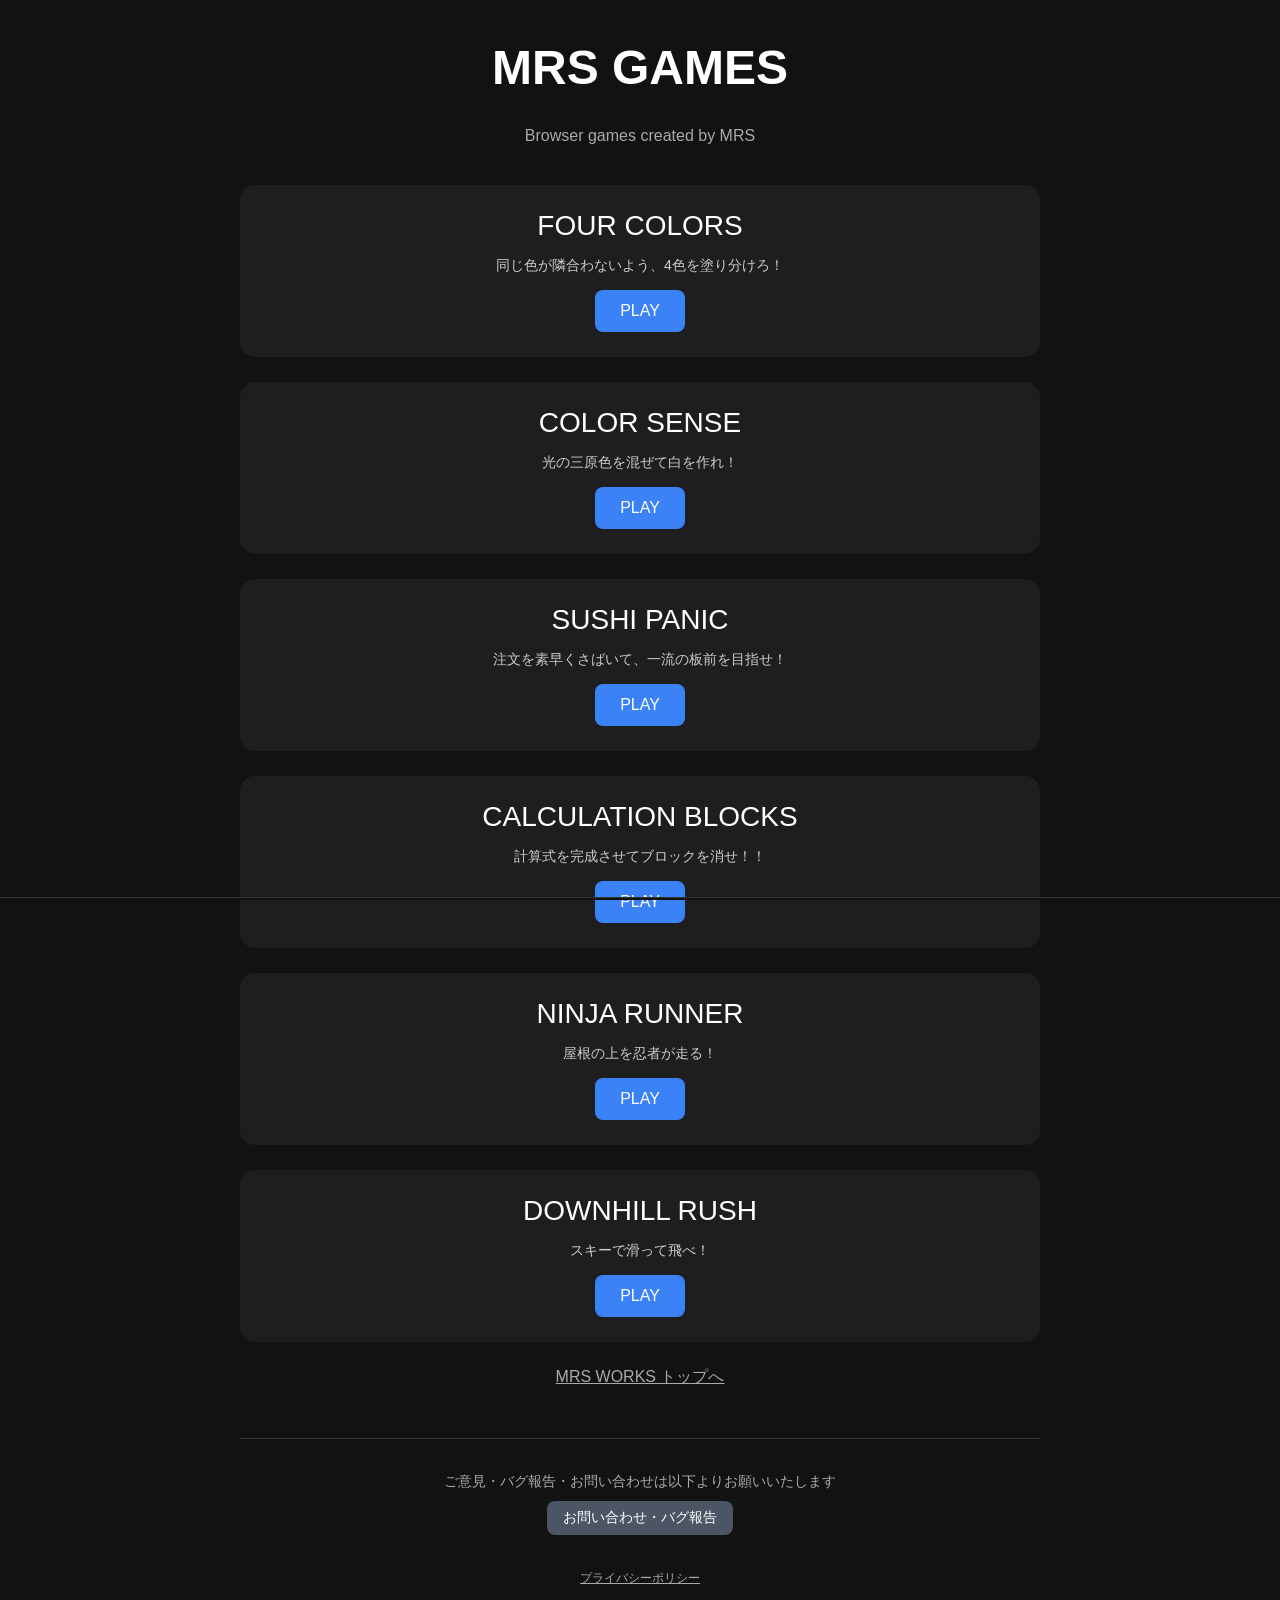
<file: index.html>
<!DOCTYPE html>
<html lang="ja">
<head>
    <meta charset="UTF-8">
    <meta name="viewport" content="width=device-width, initial-scale=1.0">
    <title>MRS GAMES</title>

    <style>
        body {
            margin: 0;
            background-color: #121212;
            color: white;
            font-family: Arial, sans-serif;
            text-align: center;
            padding-bottom: 100px; /* 広告とプライバシーポリシー等の被りを防ぐため少し広めに変更 */
        }

        h1 {
            margin-top: 40px;
            font-size: 48px;
        }

        .subtitle {
            color: #aaaaaa;
            margin-bottom: 40px;
        }

        .container {
            width: 90%;
            max-width: 800px;
            margin: auto;
        }

        .game-card {
            background-color: #1e1e1e;
            border-radius: 15px;
            padding: 25px;
            margin-bottom: 25px;
        }

        .game-title {
            font-size: 28px;
            margin-bottom: 15px;
        }

        .play-button {
            display: inline-block;
            padding: 12px 25px;
            background-color: #3b82f6;
            color: white;
            text-decoration: none;
            border-radius: 8px;
        }

        .play-button:hover {
            opacity: 0.8;
        }

                /* 画面最下部固定広告 */
        .ad-banner {
            position: fixed;
            bottom: 0;
            left: 0;
            width: 100%;
            display: flex;
            justify-content: center;
            align-items: center;
            background-color: #121212;
            z-index: 1000;
            padding-top: 1px;
            padding-bottom: calc(1px + env(safe-area-inset-bottom));
            border-top: 1px solid #333;
        }
        
    </style>
</head>

<body>

<h1>MRS GAMES</h1>

<p class="subtitle">
    Browser games created by MRS
</p>


        <!-- ゲームリンク -->
<div class="container">
     
    <div class="game-card"> 
        <div class="game-title">FOUR COLORS</div>
        <p style="color: #cccccc; font-size: 14px; margin-bottom: 15px;">
            同じ色が隣合わないよう、4色を塗り分けろ！
        </p>
        <a class="play-button" href="./four-colors/">PLAY</a>
    </div>


    <div class="game-card">
        <div class="game-title">COLOR SENSE</div>
        <p style="color: #cccccc; font-size: 14px; margin-bottom: 15px;">
            光の三原色を混ぜて白を作れ！
        </p>
        <a class="play-button" href="./color-sense/">PLAY</a>
    </div>

    <div class="game-card">
        <div class="game-title">SUSHI PANIC</div>
        <p style="color: #cccccc; font-size: 14px; margin-bottom: 15px;">
            注文を素早くさばいて、一流の板前を目指せ！
        </p>
        <a class="play-button" href="./sushi-panic/">PLAY</a>
    </div>

    <div class="game-card">
        <div class="game-title">CALCULATION BLOCKS</div>
        <p style="color: #cccccc; font-size: 14px; margin-bottom: 15px;">
            計算式を完成させてブロックを消せ！！
        </p>
        <a class="play-button" href="./calculation-blocks/">PLAY</a>
    </div>

    <div class="game-card">
        <div class="game-title">NINJA RUNNER</div>
        <p style="color: #cccccc; font-size: 14px; margin-bottom: 15px;">
            屋根の上を忍者が走る！
        </p>
        <a class="play-button" href="./ninja-runner/">PLAY</a>
    </div>

    <div class="game-card">
        <div class="game-title">DOWNHILL RUSH</div>
        <p style="color: #cccccc; font-size: 14px; margin-bottom: 15px;">
            スキーで滑って飛べ！
        </p>
        <a class="play-button" href="./downhill-rush/">PLAY</a>
    </div>


    <!-- MRS WORKS リンク -->
    <p style="margin-top: 15px; font-size: 16px;">
        <a href="https://mrs-works.pages.dev" style="color: #aaaaaa; text-decoration: underline;">MRS WORKS トップへ</a>
    </p>

        <!-- お問い合わせ・要望セクション -->
    <div style="margin-top: 50px; padding: 20px; border-top: 1px solid #333;">
        <p style="color: #aaaaaa; font-size: 14px; margin-bottom: 10px;">
            ご意見・バグ報告・お問い合わせは以下よりお願いいたします
        </p>
        <a class="play-button" 
           style="background-color: #4b5563; font-size: 14px; padding: 8px 16px;" 
           href="Https://forms.gle/ix4si4HowgRRzaXYA" 
           target="_blank" 
           rel="noopener noreferrer">
            お問い合わせ・バグ報告
        </a>

    </div>

         <!-- プライバシーポリシーリンク -->
        <p style="margin-top: 15px; font-size: 12px;">
            <a href="privacy.html" style="color: #aaaaaa; text-decoration: underline;">プライバシーポリシー</a>
        </p>
    
</div>

        <!-- 画面固定広告 -->
    <div class="ad-banner">
        <div style="max-width: 100%;">
            <!-- admax -->
            <script src="https://adm.shinobi.jp/s/8a495d941206bf0c34aff9559f8d2cea"></script>
            <!-- admax -->
        </div>
    </div>

</body>
</html>
</file>
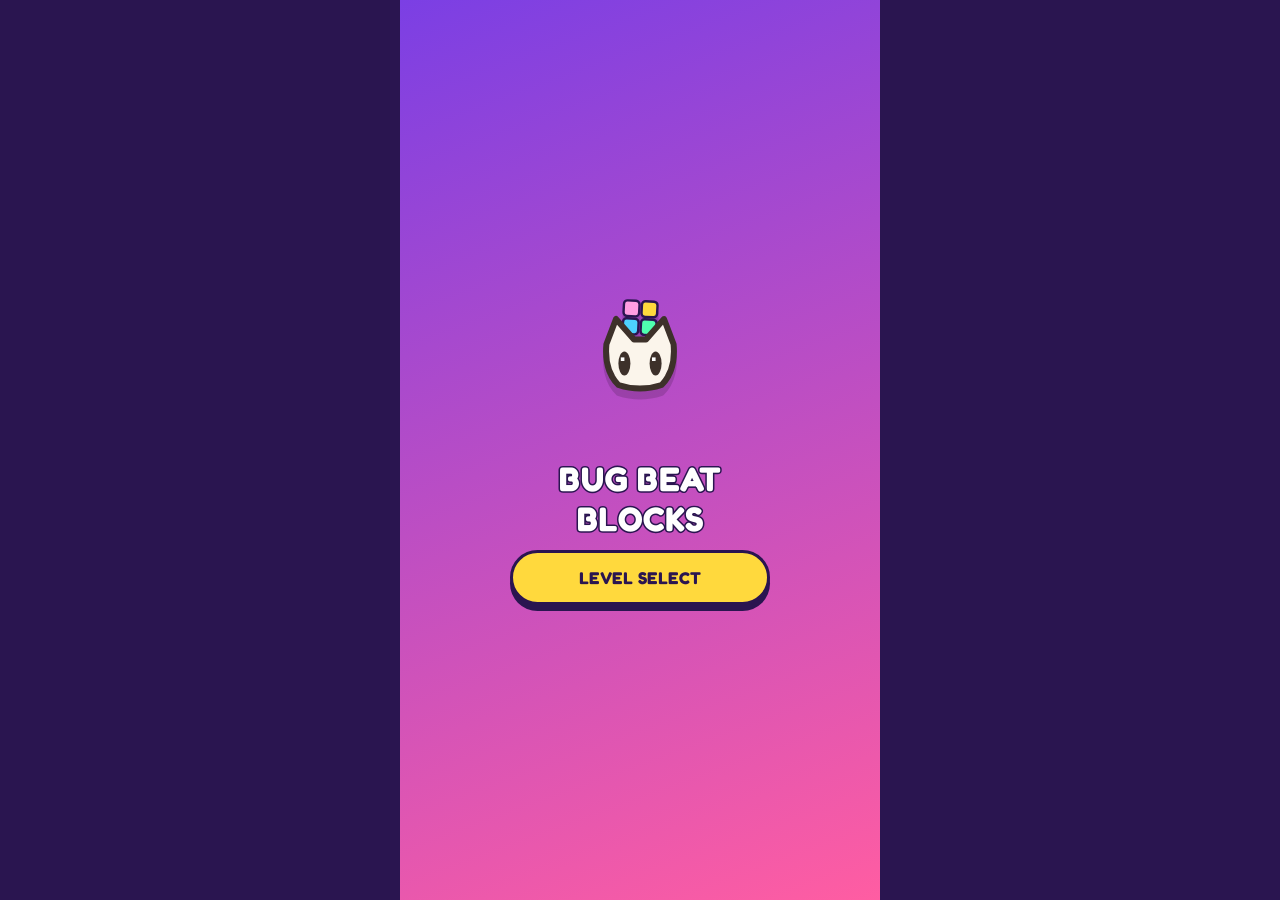
<file: bug-beat-blocks/index.html>
<!DOCTYPE html>
<html lang="ja">
<head>
    <meta charset="UTF-8">
    <meta name="viewport" content="width=device-width, initial-scale=1.0, maximum-scale=1.0, user-scalable=no">
    <title>Bug Beat Blocks</title>
    <link rel="preconnect" href="https://fonts.googleapis.com">
    <link rel="preconnect" href="https://fonts.gstatic.com" crossorigin>
    <link href="https://fonts.googleapis.com/css2?family=Fredoka:wght@500;700&family=Mochiy+Pop+One&family=Nunito:wght@600;800&family=Noto+Sans+JP:wght@500;700&display=swap" rel="stylesheet">
    <style>
        :root {
            --bg-a: #7b3fe4;
            --bg-b: #ff5da2;
            --board: #241454;
            --yellow: #ffd93d;
            --mint: #4fffb0;
            --sky: #4dd2ff;
            --coral: #ff6f61;
            --pink: #ff9de2;
            --paper: #fffdf7;
            --ink: #2a1550;
        }
        * {
            box-sizing: border-box;
            margin: 0;
            padding: 0;
            user-select: none;
            -webkit-user-select: none;
            touch-action: none;
        }
        body, html {
            width: 100%;
            height: 100%;
            overflow: hidden;
            background: var(--ink);
            font-family: 'Nunito', 'Noto Sans JP', sans-serif;
            display: flex;
            justify-content: center;
            align-items: center;
        }
        #game-container {
            position: relative;
            width: 100%;
            height: 100%;
            max-width: 480px;
            background: linear-gradient(160deg, var(--bg-a) 0%, var(--bg-b) 100%);
            display: flex;
            flex-direction: column;
            align-items: center;
            justify-content: flex-start;
            overflow: hidden;
            padding: 8px;
        }

        .screen {
            position: absolute;
            top: 0; left: 0;
            width: 100%; height: 100%;
            display: flex;
            flex-direction: column;
            align-items: center;
            justify-content: center;
            z-index: 10;
            padding: 20px;
        }
        .hidden { display: none !important; }

        .badge {
            width: 120px;
            height: auto;
            margin-bottom: 14px;
            filter: drop-shadow(0 8px 0 rgba(0,0,0,0.15));
        }

        h1.title {
            font-family: 'Fredoka', sans-serif;
            font-weight: 700;
            color: #fff;
            font-size: 34px;
            line-height: 1.15;
            text-align: center;
            letter-spacing: 0.5px;
            -webkit-text-stroke: 3px var(--ink);
            paint-order: stroke fill;
            margin-bottom: 6px;
        }
        p.subtitle {
            font-family: 'Mochiy Pop One', sans-serif;
            color: #fff;
            font-size: 14px;
            opacity: 0.9;
            margin-bottom: 34px;
            text-align: center;
            text-shadow: 0 2px 0 rgba(0,0,0,0.15);
        }
        h1.section-title {
            font-family: 'Fredoka', sans-serif;
            font-weight: 700;
            color: #fff;
            -webkit-text-stroke: 2.5px var(--ink);
            paint-order: stroke fill;
            font-size: 26px;
            text-align: center;
            margin-bottom: 20px;
            letter-spacing: 0.5px;
        }

        .btn {
            font-family: 'Fredoka', sans-serif;
            font-weight: 700;
            background: var(--yellow);
            color: var(--ink);
            font-size: 17px;
            letter-spacing: 0.5px;
            padding: 14px 20px;
            border: 3px solid var(--ink);
            border-radius: 50px;
            cursor: pointer;
            box-shadow: 0 6px 0 var(--ink);
            margin: 6px;
            width: 82%;
            max-width: 260px;
            text-align: center;
        }
        .btn:active {
            transform: translateY(5px);
            box-shadow: 0 1px 0 var(--ink);
        }
        .btn.mint { background: var(--mint); }
        .btn.sky { background: var(--sky); }
        .btn.coral { background: var(--coral); color: #fff; }
        .btn.secondary {
            background: rgba(255,255,255,0.15);
            color: #fff;
            border: 3px solid rgba(255,255,255,0.6);
            box-shadow: none;
        }

        .level-grid {
            display: grid;
            grid-template-columns: repeat(5, 1fr);
            gap: 10px;
            margin-bottom: 26px;
            width: 100%;
            max-width: 320px;
        }
        .lvl-btn {
            position: relative;
            aspect-ratio: 1;
            background: var(--paper);
            border: 3px solid var(--ink);
            border-radius: 16px;
            color: var(--ink);
            font-family: 'Fredoka', sans-serif;
            font-weight: 700;
            font-size: 18px;
            display: flex;
            flex-direction: column;
            justify-content: center;
            align-items: center;
            gap: 2px;
            cursor: pointer;
            box-shadow: 0 4px 0 var(--ink);
        }
        .lvl-btn:nth-child(5n+1) { background: var(--yellow); }
        .lvl-btn:nth-child(5n+2) { background: var(--mint); }
        .lvl-btn:nth-child(5n+3) { background: var(--sky); }
        .lvl-btn:nth-child(5n+4) { background: var(--pink); }
        .lvl-btn:nth-child(5n+5) { background: var(--coral); color: #fff; }
        .lvl-btn .bug-count {
            font-family: 'Nunito', sans-serif;
            font-size: 9px;
            font-weight: 800;
        }
        .lvl-btn.locked {
            background: rgba(255,255,255,0.18) !important;
            border-color: rgba(255,255,255,0.4);
            color: rgba(255,255,255,0.7);
            box-shadow: none;
        }

        #overlay-screen, #pause-screen, #log-screen { background: rgba(36,20,84,0.95); }

        #log-container {
            width: 90%;
            max-width: 380px;
            height: 240px;
            background: #100828;
            border: 2px solid var(--mint);
            border-radius: 12px;
            padding: 10px;
            overflow-y: auto;
            font-family: monospace;
            font-size: 11px;
            color: var(--mint);
            margin-bottom: 12px;
            text-align: left;
            white-space: pre-wrap;
            word-break: break-all;
            user-select: text;
            -webkit-user-select: text;
        }

        .log-btn-group {
            display: flex;
            gap: 10px;
            width: 90%;
            max-width: 380px;
            justify-content: center;
        }

        /* 上部ヘッダー */
        #game-header {
            width: 100%;
            display: flex;
            justify-content: space-between;
            align-items: center;
            z-index: 5;
            gap: 6px;
            margin-bottom: 6px;
            flex-shrink: 0;
        }
        .stat-box {
            flex: 1;
            background: rgba(255,255,255,0.92);
            border: 2.5px solid var(--ink);
            border-radius: 14px;
            text-align: center;
            padding: 4px 2px;
            box-shadow: 0 3px 0 var(--ink);
        }
        .stat-label {
            font-family: 'Nunito', sans-serif;
            font-size: 10px;
            font-weight: 800;
            color: #8b7ab5;
            letter-spacing: 0.5px;
            line-height: 1;
        }
        .stat-val {
            font-family: 'Fredoka', sans-serif;
            font-size: 20px;
            font-weight: 700;
            color: var(--ink);
            line-height: 1.1;
            margin-top: 2px;
        }
        .stat-val.bugs { color: var(--coral); }

        #pause-btn {
            width: 44px;
            height: 44px;
            border-radius: 50%;
            background: var(--paper);
            border: 2.5px solid var(--ink);
            display: flex;
            align-items: center;
            justify-content: center;
            font-size: 18px;
            cursor: pointer;
            box-shadow: 0 3px 0 var(--ink);
            flex-shrink: 0;
        }
        #pause-btn:active { transform: translateY(2px); box-shadow: 0 1px 0 var(--ink); }

        /* メインプレイエリア */
        #play-area {
            width: 100%;
            flex: 1;
            display: flex;
            align-items: center;
            justify-content: center;
            gap: 8px;
            position: relative;
            overflow: hidden;
        }

        canvas#gameCanvas {
            display: block;
            border-radius: 4px;
            object-fit: contain;
            flex-shrink: 0;
        }

        /* 右側サイドパネル */
        #side-panel {
            width: 82px;
            display: flex;
            flex-direction: column;
            justify-content: space-between;
            align-items: center;
            z-index: 5;
            flex-shrink: 0;
        }

        .preview-card {
            width: 100%;
            background: rgba(255,255,255,0.92);
            border: 2.5px solid var(--ink);
            border-radius: 16px;
            padding: 6px 4px 4px 4px;
            text-align: center;
            box-shadow: 0 4px 0 var(--ink);
            display: flex;
            flex-direction: column;
            align-items: center;
        }
        .preview-card .stat-label {
            font-size: 12px;
            font-weight: 800;
            color: var(--ink);
            margin-bottom: 2px;
        }

        .next-preview-canvas {
            display: block;
        }

        #controls-panel {
            width: 100%;
            display: flex;
            flex-direction: column;
            align-items: center;
            gap: 6px;
            margin-bottom: 2px;
        }

        .ctrl-row {
            display: flex;
            gap: 6px;
            width: 100%;
            justify-content: space-between;
        }

        .ctrl-btn {
            background: var(--paper);
            color: var(--ink);
            border: 2.5px solid var(--ink);
            border-radius: 16px;
            font-family: 'Fredoka', sans-serif;
            font-weight: 700;
            display: flex;
            align-items: center;
            justify-content: center;
            box-shadow: 0 3.5px 0 var(--ink);
            cursor: pointer;
            padding: 0;
            width: 100%;
        }
        .ctrl-btn:active, .ctrl-btn.active {
            transform: translateY(2px);
            box-shadow: 0 1px 0 var(--ink);
            background: #e6e0d8;
        }

        .ctrl-btn svg {
            width: 22px;
            height: 22px;
            fill: var(--ink);
        }

        .ctrl-btn.rotate { 
            background: var(--sky); 
            height: 38px;
            width: 100%;
        }
        .ctrl-btn.dir {
            height: 50px;
        }
        .ctrl-btn.fast { 
            background: var(--yellow); 
            height: 38px;
            width: 100%;
        }
        .ctrl-btn.fast:active, .ctrl-btn.fast.active { background: #ffe600; }
    </style>
</head>
<body>

<div id="game-container">
    <!-- タイトル画面 -->
    <div id="title-screen" class="screen">
        <svg class="badge" viewBox="0 0 100 130">
            <g transform="rotate(3 50 25)">
                <rect x="36" y="10" width="13" height="13" rx="3" fill="#ff9de2" stroke="#2a1550" stroke-width="2"/>
                <rect x="51" y="10" width="13" height="13" rx="3" fill="#ffd93d" stroke="#2a1550" stroke-width="2"/>
                <rect x="36" y="25" width="13" height="13" rx="3" fill="#4dd2ff" stroke="#2a1550" stroke-width="2"/>
                <rect x="51" y="25" width="13" height="13" rx="3" fill="#4fffb0" stroke="#2a1550" stroke-width="2"/>
            </g>
            <path d="M 45 42 L 30 25 L 22 46 Q 20 68 32 80 Q 50 86 68 80 Q 80 68 78 46 L 70 25 L 55 42 Z" 
                  fill="#fbf5eb" stroke="#3d312a" stroke-width="5" stroke-linejoin="round" stroke-linecap="round"/>
            <ellipse cx="37" cy="62" rx="5" ry="10" fill="#3d312a"/>
            <rect x="34" y="57" width="3" height="3" fill="#ffffff"/>
            <ellipse cx="63" cy="62" rx="5" ry="10" fill="#3d312a"/>
            <rect x="60" y="57" width="3" height="3" fill="#ffffff"/>
        </svg>
        <h1 class="title">BUG BEAT<br>BLOCKS</h1>
        <button class="btn" id="start-btn">LEVEL SELECT</button>
    </div>

    <!-- レベル選択画面 -->
    <div id="level-screen" class="screen hidden">
        <h1 class="section-title">SELECT LEVEL</h1>
        <div class="level-grid" id="level-grid"></div>
        <button class="btn secondary" id="back-title-btn">TITLEに戻る</button>
    </div>

    <!-- ゲームオーバー／クリア画面 -->
    <div id="overlay-screen" class="screen hidden">
        <h1 class="title" id="overlay-title" style="font-size:28px;">TRY AGAIN?</h1>
        <p class="subtitle" id="overlay-sub" style="font-family:'Fredoka',sans-serif;font-size:18px;">SCORE 0</p>
        <button class="btn coral" id="overlay-action-btn">RETRY</button>
    </div>

    <!-- ポーズ画面 -->
    <div id="pause-screen" class="screen hidden">
        <h1 class="title" style="font-size:28px; margin-bottom: 12px;">PAUSE</h1>
        <button class="btn mint" id="resume-btn">つづける</button>
        <button class="btn sky" id="pause-retry-btn">やり直す</button>
        <button class="btn pink" id="open-log-btn">開発ログ確認</button>
        <button class="btn secondary" id="pause-title-btn">タイトルに戻る</button>
    </div>

    <!-- 開発ログ閲覧画面 -->
    <div id="log-screen" class="screen hidden">
        <h1 class="section-title" style="font-size:22px; margin-bottom: 10px;">DEV LOGS</h1>
        <div id="log-container"></div>
        <div class="log-btn-group">
            <button class="btn sky" id="copy-log-btn" style="padding: 10px 16px; font-size: 14px; width: 48%;">コピー</button>
            <button class="btn mint" id="close-log-btn" style="padding: 10px 16px; font-size: 14px; width: 48%;">戻る</button>
        </div>
    </div>

    <!-- ヘッダー -->
    <div id="game-header" class="hidden">
        <div class="stat-box"><div class="stat-label">LEVEL</div><div id="ui-level" class="stat-val">1</div></div>
        <div class="stat-box"><div class="stat-label">BUGS</div><div id="ui-bugs" class="stat-val bugs">1</div></div>
        <div class="stat-box"><div class="stat-label">SCORE</div><div id="ui-score" class="stat-val">0</div></div>
        <button id="pause-btn">⏸</button>
    </div>

    <!-- メインエリア -->
    <div id="play-area">
        <canvas id="gameCanvas"></canvas>

        <div id="side-panel" class="hidden">
            <!-- 右上：NEXTプレビュー -->
            <div class="preview-card">
                <div class="stat-label">NEXT</div>
                <canvas id="next-canvas" class="next-preview-canvas" width="70" height="70"></canvas>
            </div>

            <!-- 右下：縦長操作ボタン群 -->
            <div id="controls-panel">
                <button class="ctrl-btn rotate" id="btn-rotate" aria-label="Rotate">
                    <svg viewBox="0 0 24 24"><path d="M12 5V1L7 6l5 5V7c3.31 0 6 2.69 6 6s-2.69 6-6 6-6-2.69-6-6H4c0 4.42 3.58 8 8 8s8-3.58 8-8-3.58-8-8-8z"/></svg>
                </button>
                <div class="ctrl-row">
                    <button class="ctrl-btn dir" id="btn-left" aria-label="Move Left">
                        <svg viewBox="0 0 24 24"><path d="M15.41 16.59L10.83 12l4.58-4.59L14 6l-6 6 6 6 1.41-1.41z"/></svg>
                    </button>
                    <button class="ctrl-btn dir" id="btn-right" aria-label="Move Right">
                        <svg viewBox="0 0 24 24"><path d="M8.59 16.59L13.17 12 8.59 7.41 10 6l6 6-6 6-1.41-1.41z"/></svg>
                    </button>
                </div>
                <button class="ctrl-btn fast" id="btn-fast" aria-label="Fast Drop">
                    <svg viewBox="0 0 24 24"><path d="M16.59 8.59L12 13.17 7.41 8.59 6 10l6 6 6-6z M16.59 13.59L12 18.17 7.41 13.59 6 15l6 6 6-6z"/></svg>
                </button>
            </div>
        </div>
    </div>
</div>

<script>
/**
 * Bug Beat Blocks - レベル20全解放版
 */

const canvas = document.getElementById('gameCanvas');
const ctx = canvas.getContext('2d');
const nextCanvas = document.getElementById('next-canvas');
const nextCtx = nextCanvas.getContext('2d');

let COLS = 10;
let ROWS = 20;
let BLOCK_SIZE = 24;

const BLOCK_COLORS = [1, 2, 3, 4];

const COLORS = [
    null,
    '#ffd93d',
    '#4dd2ff',
    '#ff6f61',
    '#ff9de2',
    null, null, null,
    'BUG_WHITE',  // 8
    'BUG_YELLOW', // 9
    'BUG_SKY',    // 10
    'BUG_CORAL',  // 11
    'BUG_PINK',   // 12
    'BUG_METAL',  // 13
    'BUG_BAT_WHITE',  // 14
    'BUG_BAT_YELLOW', // 15
    'BUG_BAT_SKY',    // 16
    'BUG_BAT_CORAL',  // 17
    'BUG_BAT_PINK',   // 18
    'BUG_BAT_METAL'   // 19
];

const BUG_FACE_COLORS = {
    8:  '#fbf5eb',
    9:  '#ffd93d',
    10: '#4dd2ff',
    11: '#ff6f61',
    12: '#ff9de2',
    13: '#6a6c75',
    14: '#fbf5eb',
    15: '#ffd93d',
    16: '#4dd2ff',
    17: '#ff6f61',
    18: '#ff9de2',
    19: '#6a6c75'
};

const SHAPES = [
    [],
    [[1,1,1,1]],
    [[1,0,0],[1,1,1]],
    [[0,0,1],[1,1,1]],
    [[1,1],[1,1]],
    [[0,1,1],[1,1,0]],
    [[0,1,0],[1,1,1]],
    [[1,1,0],[0,1,1]]
];

let audioCtx = null;
function initAudio() {
    try {
        if (!audioCtx) audioCtx = new (window.AudioContext || window.webkitAudioContext)();
        if (audioCtx.state === 'suspended') audioCtx.resume();
    } catch(e) {}
}

let gameState = 'TITLE';
let selectedLevel = 1;
let score = 0;
let remainingEnemies = 0;
let board = [];        
let groupBoard = [];   
let nextGroupId = 1;

let currentPiece = null;
let nextPiece = null;

let dropCounter = 0;
let dropInterval = 1000;
let normalDropInterval = 1000;
let fastDropInterval = 35;
let isFastDropping = false;
let lastTime = 0;
let particles = [];
let popTexts = [];
let flashAlpha = 0;

let isAnimating = false;
let animPhase = 'NONE'; 
let animTimer = 0;
let pendingClearBlocks = [];
let pendingClearBugs = [];
let fallingGroups = []; 

let batBugs = [];

let chainCount = 0;

let devLogs = [];
function addLog(msg) {
    const timeStr = new Date().toTimeString().split(' ')[0];
    devLogs.push(`[${timeStr}] ${msg}`);
    if (devLogs.length > 100) devLogs.shift();
}

class Piece {
    constructor(type) {
        this.type = type;
        this.groupId = nextGroupId++;
        this.baseShape = SHAPES[type];
        this.shape = this.baseShape.map(row => 
            row.map(val => val ? BLOCK_COLORS[Math.floor(Math.random() * 4)] : 0)
        );
        this.x = Math.floor((COLS - this.shape[0].length) / 2);
        this.y = 0;
    }
}

function resizeCanvas() {
    const playArea = document.getElementById('play-area');
    const containerW = playArea.clientWidth;
    const containerH = playArea.clientHeight;

    let sidePanelW = 82; 
    let availableBoardW = containerW - sidePanelW - 8;

    let sizeFromW = Math.floor(availableBoardW / COLS);
    let sizeFromH = Math.floor(containerH / ROWS);

    BLOCK_SIZE = Math.max(1, Math.min(sizeFromW, sizeFromH));

    let boardWidth = COLS * BLOCK_SIZE;
    let boardHeight = ROWS * BLOCK_SIZE;

    canvas.width = boardWidth;
    canvas.height = boardHeight;

    canvas.style.width = `${boardWidth}px`;
    canvas.style.height = `${boardHeight}px`;

    const sidePanel = document.getElementById('side-panel');
    sidePanel.style.width = `${sidePanelW}px`;
    sidePanel.style.height = `${boardHeight}px`;
}

function changeScreen(state) {
    gameState = state;
    document.getElementById('title-screen').classList.add('hidden');
    document.getElementById('level-screen').classList.add('hidden');
    document.getElementById('overlay-screen').classList.add('hidden');
    document.getElementById('pause-screen').classList.add('hidden');
    document.getElementById('log-screen').classList.add('hidden');
    document.getElementById('game-header').classList.add('hidden');
    document.getElementById('side-panel').classList.add('hidden');

    if (state === 'TITLE') {
        document.getElementById('title-screen').classList.remove('hidden');
    } else if (state === 'LEVEL_SELECT') {
        document.getElementById('level-screen').classList.remove('hidden');
        buildLevelGrid();
    } else if (state === 'PLAYING') {
        document.getElementById('game-header').classList.remove('hidden');
        document.getElementById('side-panel').classList.remove('hidden');
        resizeCanvas();
    } else if (state === 'PAUSED') {
        document.getElementById('game-header').classList.remove('hidden');
        document.getElementById('pause-screen').classList.remove('hidden');
    } else if (state === 'LOGS') {
        document.getElementById('game-header').classList.remove('hidden');
        document.getElementById('log-screen').classList.remove('hidden');
        const container = document.getElementById('log-container');
        container.innerText = devLogs.join('\n') || 'ログはまだありません。';
        container.scrollTop = container.scrollHeight;
    } else if (state === 'GAMEOVER' || state === 'STAGECLEAR') {
        document.getElementById('overlay-screen').classList.remove('hidden');
        document.getElementById('game-header').classList.remove('hidden');
        document.getElementById('overlay-title').innerText = state === 'GAMEOVER' ? 'TRY AGAIN?' : 'CLEAR!';
        document.getElementById('overlay-sub').innerText = `SCORE ${score}`;
        document.getElementById('overlay-action-btn').innerText = state === 'GAMEOVER' ? 'RETRY' : 'NEXT STAGE';
        document.getElementById('overlay-action-btn').className = state === 'GAMEOVER' ? 'btn coral' : 'btn mint';
    }
}

/**
 * レベル1〜20までを全てオープン
 */
function buildLevelGrid() {
    const grid = document.getElementById('level-grid');
    grid.innerHTML = '';
    for (let i = 1; i <= 20; i++) {
        const btn = document.createElement('div');
        btn.className = `lvl-btn`;
        const bugCount = Math.min(i, 7);
        btn.innerHTML = `${i}<span class="bug-count">●×${bugCount}</span>`;
        btn.onclick = () => {
            selectedLevel = i;
            score = 0;
            setupStage(selectedLevel);
            changeScreen('PLAYING');
        };
        grid.appendChild(btn);
    }
}

document.getElementById('start-btn').onclick = () => {
    initAudio();
    addLog('Game Started: Level Select');
    changeScreen('LEVEL_SELECT');
};
document.getElementById('back-title-btn').onclick = () => changeScreen('TITLE');
document.getElementById('overlay-action-btn').onclick = () => {
    if (gameState === 'GAMEOVER') {
        score = 0;
        setupStage(selectedLevel);
        changeScreen('PLAYING');
    } else if (gameState === 'STAGECLEAR') {
        selectedLevel = Math.min(selectedLevel + 1, 20); // レベル20まで上限解放
        setupStage(selectedLevel);
        changeScreen('PLAYING');
    }
};

document.getElementById('pause-btn').onclick = () => {
    if (gameState === 'PLAYING') changeScreen('PAUSED');
};
document.getElementById('resume-btn').onclick = () => {
    if (gameState === 'PAUSED') changeScreen('PLAYING');
};
document.getElementById('pause-retry-btn').onclick = () => {
    score = 0;
    setupStage(selectedLevel);
    changeScreen('PLAYING');
};
document.getElementById('pause-title-btn').onclick = () => {
    changeScreen('TITLE');
};
document.getElementById('open-log-btn').onclick = () => {
    changeScreen('LOGS');
};
document.getElementById('close-log-btn').onclick = () => {
    changeScreen('PAUSED');
};

document.getElementById('copy-log-btn').onclick = () => {
    const logText = devLogs.join('\n');
    if (!logText) return;
    
    const textArea = document.createElement('textarea');
    textArea.value = logText;
    document.body.appendChild(textArea);
    textArea.select();
    try {
        document.execCommand('copy');
        const copyBtn = document.getElementById('copy-log-btn');
        copyBtn.innerText = 'コピー完了！';
        setTimeout(() => { copyBtn.innerText = 'コピー'; }, 1500);
    } catch(err) {}
    document.body.removeChild(textArea);
};

function rotatePiece() {
    if (gameState !== 'PLAYING' || isAnimating || !currentPiece) return;
    let oldShape = currentPiece.shape;
    let rotated = oldShape[0].map((_, i) => oldShape.map(row => row[i]).reverse());
    let oldX = currentPiece.x;

    currentPiece.shape = rotated;
    if (checkCollisionAt(currentPiece.x, currentPiece.y, currentPiece.shape)) {
        currentPiece.x -= 1;
        if (checkCollisionAt(currentPiece.x, currentPiece.y, currentPiece.shape)) {
            currentPiece.x += 2;
            if (checkCollisionAt(currentPiece.x, currentPiece.y, currentPiece.shape)) {
                currentPiece.x = oldX;
                currentPiece.shape = oldShape;
            }
        }
    }
}

function movePiece(dir) {
    if (gameState !== 'PLAYING' || isAnimating || !currentPiece) return;
    let nextX = currentPiece.x + dir;
    if (!checkCollisionAt(nextX, currentPiece.y, currentPiece.shape)) {
        currentPiece.x = nextX;
    }
}

document.getElementById('btn-rotate').onclick = (e) => { e.preventDefault(); rotatePiece(); };
document.getElementById('btn-left').onclick = (e) => { e.preventDefault(); movePiece(-1); };
document.getElementById('btn-right').onclick = (e) => { e.preventDefault(); movePiece(1); };

const fastBtn = document.getElementById('btn-fast');
const startFastDrop = (e) => {
    e.preventDefault();
    isFastDropping = true;
    fastBtn.classList.add('active');
};
const stopFastDrop = (e) => {
    e.preventDefault();
    isFastDropping = false;
    fastBtn.classList.remove('active');
};
fastBtn.addEventListener('pointerdown', startFastDrop);
fastBtn.addEventListener('pointerup', stopFastDrop);
fastBtn.addEventListener('pointercancel', stopFastDrop);
fastBtn.addEventListener('pointerleave', stopFastDrop);

function setupStage(level) {
    board = Array.from({ length: ROWS }, () => Array(COLS).fill(0));
    groupBoard = Array.from({ length: ROWS }, () => Array(COLS).fill(0));
    batBugs = [];

    const bugCount = Math.min(level, 7);
    remainingEnemies = bugCount;

    for (let i = 0; i < bugCount; i++) {
        let x = (i * 3 + 2) % COLS;
        let y = 19 - Math.floor(i / 2) * 2;
        
        let bugType = 8; 
        let isBat = false;
        let batSubtype = 14; 

        if (level >= 7 && Math.random() < 0.35) {
            let batsOnRow = batBugs.filter(b => b.row === y).length;
            if (batsOnRow === 0) {
                isBat = true;
                if (level >= 15 && Math.random() < 0.3) {
                    batSubtype = 19; 
                } else if (level >= 10 && Math.random() < 0.5) {
                    batSubtype = Math.floor(Math.random() * 4) + 15; 
                }
            }
        }

        if (isBat) {
            bugType = batSubtype;
        } else {
            if (level >= 5 && Math.random() < 0.35) {
                bugType = 13; 
            } else if (level >= 2 && Math.random() < 0.6) {
                bugType = Math.floor(Math.random() * 4) + 9; 
            }
        }

        if (isBat) {
            batBugs.push({
                id: `bat_${i}`,
                row: y,
                posX: x,
                dir: Math.random() < 0.5 ? 1 : -1,
                speed: 1.8,
                minX: Math.max(0, x - 2),
                maxX: Math.min(COLS - 1, x + 2),
                type: bugType
            });
            board[y][x] = bugType;
            groupBoard[y][x] = -1;
        } else {
            board[y][x] = bugType;
            groupBoard[y][x] = -1;
        }
    }

    normalDropInterval = 1000;
    currentPiece = new Piece(Math.floor(Math.random() * 7) + 1);
    nextPiece = new Piece(Math.floor(Math.random() * 7) + 1);
    particles = [];
    popTexts = [];
    fallingGroups = [];
    isAnimating = false;
    isFastDropping = false;
    animPhase = 'NONE';
    chainCount = 0;

    addLog(`Setup Stage ${level}: ${bugCount} bugs (Bat Bugs: ${batBugs.length})`);
}

function isObstacleAt(r, c, currentBatId) {
    if (c < 0 || c >= COLS || r < 0 || r >= ROWS) return true;

    let cell = board[r][c];
    if (cell !== 0 && (cell < 14 || cell > 19)) return true;

    for (let b of batBugs) {
        if (b.id === currentBatId) continue;
        if (b.row === r && Math.round(b.posX) === c) return true;
    }

    if (currentPiece && gameState === 'PLAYING' && !isAnimating) {
        let shape = currentPiece.shape;
        for (let pr = 0; pr < shape.length; pr++) {
            for (let pc = 0; pc < shape[pr].length; pc++) {
                if (shape[pr][pc]) {
                    if (currentPiece.y + pr === r && currentPiece.x + pc === c) return true;
                }
            }
        }
    }

    for (let g of fallingGroups) {
        for (let cell of g.cells) {
            let fallR = Math.round(cell.r + g.currentOffsetY);
            if (fallR === r && cell.c === c) return true;
        }
    }

    return false;
}

function updateBatBugs(dt) {
    if (gameState !== 'PLAYING' || isAnimating) return;

    let sec = dt / 1000;
    let movedCellOut = false;

    batBugs.forEach(b => {
        let currentGridX = Math.round(b.posX);

        let hasBlockAbove = isObstacleAt(b.row - 1, currentGridX, b.id);
        if (hasBlockAbove && b.row > 0) {
            b.posX = currentGridX;
            if (board[b.row][currentGridX] === 0) {
                board[b.row][currentGridX] = b.type;
                groupBoard[b.row][currentGridX] = -1;
            }
            return;
        }

        let effMinX = b.minX;
        let effMaxX = b.maxX;

        for (let x = currentGridX - 1; x >= b.minX; x--) {
            if (isObstacleAt(b.row, x, b.id)) {
                effMinX = x + 1;
                break;
            }
        }
        for (let x = currentGridX + 1; x <= b.maxX; x++) {
            if (isObstacleAt(b.row, x, b.id)) {
                effMaxX = x - 1;
                break;
            }
        }

        if (effMinX >= effMaxX) {
            b.posX = currentGridX;
            if (board[b.row][currentGridX] === 0) {
                board[b.row][currentGridX] = b.type;
                groupBoard[b.row][currentGridX] = -1;
            }
            return;
        }

        let nextX = b.posX + b.dir * b.speed * sec;

        if (b.dir < 0 && nextX <= effMinX) {
            nextX = effMinX;
            b.dir = 1;
        } else if (b.dir > 0 && nextX >= effMaxX) {
            nextX = effMaxX;
            b.dir = -1;
        }

        b.posX = nextX;
        let newGridX = Math.round(b.posX);

        if (newGridX !== currentGridX) {
            let myType = board[b.row][currentGridX];
            if (myType >= 14 && myType <= 19) {
                board[b.row][currentGridX] = 0;
                groupBoard[b.row][currentGridX] = 0;
            }
            if (!isObstacleAt(b.row, newGridX, b.id)) {
                board[b.row][newGridX] = b.type;
                groupBoard[b.row][newGridX] = -1;
            } else {
                b.posX = currentGridX;
                board[b.row][currentGridX] = b.type;
                groupBoard[b.row][currentGridX] = -1;
            }
            movedCellOut = true;
        }
    });

    if (movedCellOut) {
        checkAndTriggerFloatingBlocksGravity();
    }
}

function checkAndTriggerFloatingBlocksGravity() {
    if (isAnimating) return;

    let hasFloating = false;
    for (let r = 0; r < ROWS - 1; r++) {
        for (let c = 0; c < COLS; c++) {
            let type = board[r][c];
            if (type >= 1 && type <= 4) {
                if (board[r + 1][c] === 0) {
                    hasFloating = true;
                    break;
                }
            }
        }
        if (hasFloating) break;
    }

    if (hasFloating) {
        setupGroupGravityAnimation(false);
    }
}

function updateUI() {
    document.getElementById('ui-level').innerText = selectedLevel;
    document.getElementById('ui-bugs').innerText = remainingEnemies;
    document.getElementById('ui-score').innerText = score;
    drawMiniPiece(nextCtx, nextCanvas, nextPiece);
}

function drawMiniPiece(targetCtx, targetCanvas, piece) {
    targetCtx.clearRect(0, 0, targetCanvas.width, targetCanvas.height);
    if (!piece) return;
    let size = 15;
    let shape = piece.shape;
    let w = shape[0].length * size;
    let h = shape.length * size;
    let startX = (targetCanvas.width - w) / 2;
    let startY = (targetCanvas.height - h) / 2;

    shape.forEach((row, r) => {
        row.forEach((val, c) => {
            if (val) {
                targetCtx.fillStyle = COLORS[val];
                targetCtx.fillRect(startX + c * size, startY + r * size, size - 1, size - 1);
                targetCtx.strokeStyle = 'rgba(0,0,0,0.15)';
                targetCtx.lineWidth = 1;
                targetCtx.strokeRect(startX + c * size, startY + r * size, size - 1, size - 1);
            }
        });
    });
}

function update(time = 0) {
    let dt = time - lastTime;
    lastTime = time;

    if (gameState === 'PLAYING') {
        updateBatBugs(dt);

        if (isAnimating) {
            updateAnimation(dt);
        } else {
            let activeInterval = isFastDropping ? fastDropInterval : normalDropInterval;
            dropCounter += dt;
            if (dropCounter > activeInterval) {
                currentPiece.y++;
                if (checkCollisionAt(currentPiece.x, currentPiece.y, currentPiece.shape)) {
                    currentPiece.y--;
                    mergePiece();
                    chainCount = 0;
                    processMatches();
                }
                dropCounter = 0;
            }
        }
        updateUI();
    }
    if (gameState === 'PLAYING' || gameState === 'CLEARING') {
        updateParticles(dt);
    }
    drawGame();
    requestAnimationFrame(update);
}

function checkCollisionAt(px, py, shape) {
    for (let r = 0; r < shape.length; r++) {
        for (let c = 0; c < shape[r].length; c++) {
            if (shape[r][c]) {
                let nx = px + c;
                let ny = py + r;
                if (nx < 0 || nx >= COLS || ny >= ROWS) return true;
                if (ny >= 0 && board[ny][nx]) return true;
            }
        }
    }
    return false;
}

function mergePiece() {
    currentPiece.shape.forEach((row, r) => {
        row.forEach((val, c) => {
            if (val) {
                board[currentPiece.y + r][currentPiece.x + c] = val;
                groupBoard[currentPiece.y + r][currentPiece.x + c] = currentPiece.groupId;
            }
        });
    });
    addLog(`Piece Merged (GroupID:${currentPiece.groupId}) at X:${currentPiece.x}, Y:${currentPiece.y}`);
    
    for (let c = 0; c < COLS; c++) {
        if (board[0][c] !== 0) {
            addLog('Game Over: Block Reached Top Edge (Row 0)');
            changeScreen('GAMEOVER');
            return;
        }
    }
}

function processMatches() {
    let visited = Array.from({ length: ROWS }, () => Array(COLS).fill(false));
    let toClearBlocks = Array.from({ length: ROWS }, () => Array(COLS).fill(false));
    let toClearBugs = Array.from({ length: ROWS }, () => Array(COLS).fill(false));

    for (let r = 0; r < ROWS; r++) {
        for (let c = 0; c < COLS; c++) {
            let color = board[r][c];
            if (color >= 1 && color <= 4 && !visited[r][c]) {
                let group = [];
                let queue = [{ r, c }];
                visited[r][c] = true;

                while (queue.length > 0) {
                    let curr = queue.pop();
                    group.push(curr);

                    let neighbors = [
                        { r: curr.r - 1, c: curr.c },
                        { r: curr.r + 1, c: curr.c },
                        { r: curr.r, c: curr.c - 1 },
                        { r: curr.r, c: curr.c + 1 }
                    ];

                    for (let n of neighbors) {
                        if (n.r >= 0 && n.r < ROWS && n.c >= 0 && n.c < COLS) {
                            if (!visited[n.r][n.c] && board[n.r][n.c] === color) {
                                visited[n.r][n.c] = true;
                                queue.push(n);
                            }
                        }
                    }
                }

                if (group.length >= 4) {
                    group.forEach(cell => { toClearBlocks[cell.r][cell.c] = true; });
                }
            }
        }
    }

    let hasClear = false;
    for (let r = 0; r < ROWS; r++) {
        for (let c = 0; c < COLS; c++) {
            if (toClearBlocks[r][c]) {
                hasClear = true;
                let blockColor = board[r][c];

                let neighbors = [
                    { r: r - 1, c: c }, { r: r + 1, c: c },
                    { r: r, c: c - 1 }, { r: r, c: c + 1 }
                ];

                for (let n of neighbors) {
                    if (n.r >= 0 && n.r < ROWS && n.c >= 0 && n.c < COLS) {
                        let bugType = board[n.r][n.c];
                        
                        if (bugType === 8 || bugType === 13 || bugType === 14 || bugType === 19) {
                            toClearBugs[n.r][n.c] = true;
                        } 
                        else if (bugType >= 9 && bugType <= 12) {
                            if (bugType - 8 === blockColor) {
                                toClearBugs[n.r][n.c] = true;
                            }
                        }
                        else if (bugType >= 15 && bugType <= 18) {
                            if (bugType - 14 === blockColor) {
                                toClearBugs[n.r][n.c] = true;
                            }
                        }
                    }
                }
            }
        }
    }

    if (hasClear) {
        chainCount++;
        pendingClearBlocks = toClearBlocks;
        pendingClearBugs = toClearBugs;
        isAnimating = true;
        animPhase = 'WAIT_CLEAR';
        animTimer = 0;
        addLog(`Match Found: Chain x${chainCount}`);
    } else {
        advancePiece();
    }
}

function updateAnimation(dt) {
    animTimer += dt;

    if (animPhase === 'WAIT_CLEAR') {
        let clearWaitTime = normalDropInterval / 2;
        if (animTimer >= clearWaitTime) {
            let killed = 0;
            let clearedCount = 0;
            let centerSumX = 0, centerSumY = 0;

            for (let r = 0; r < ROWS; r++) {
                for (let c = 0; c < COLS; c++) {
                    if (pendingClearBlocks[r][c]) {
                        board[r][c] = 0;
                        groupBoard[r][c] = 0;
                        score += 10 * chainCount;
                        clearedCount++;
                        centerSumX += c * BLOCK_SIZE + BLOCK_SIZE / 2;
                        centerSumY += r * BLOCK_SIZE + BLOCK_SIZE / 2;
                        spawnClearSparkles(c * BLOCK_SIZE + BLOCK_SIZE / 2, r * BLOCK_SIZE + BLOCK_SIZE / 2);
                    }
                    if (pendingClearBugs[r][c]) {
                        let bugType = board[r][c];

                        if (bugType === 13 || bugType === 19) {
                            let nextType = (Math.random() < 0.4) ? 8 : Math.floor(Math.random() * 4) + 9;
                            board[r][c] = nextType;
                            score += 250 * chainCount;
                            
                            if (bugType === 19) {
                                batBugs = batBugs.filter(b => !(b.row === r && Math.round(b.posX) === c));
                            }
                            
                            spawnSquash(c * BLOCK_SIZE + BLOCK_SIZE / 2, r * BLOCK_SIZE + BLOCK_SIZE / 2);
                            spawnPopText(c * BLOCK_SIZE + BLOCK_SIZE / 2, r * BLOCK_SIZE + BLOCK_SIZE / 2, 'TRANSFORM!', '#ffd93d');
                        } else {
                            if (bugType >= 14 && bugType <= 18) {
                                batBugs = batBugs.filter(b => !(b.row === r && Math.round(b.posX) === c));
                            }
                            board[r][c] = 0;
                            groupBoard[r][c] = 0;
                            killed++;
                            score += 500 * chainCount;
                            spawnSquash(c * BLOCK_SIZE + BLOCK_SIZE / 2, r * BLOCK_SIZE + BLOCK_SIZE / 2);
                        }
                    }
                }
            }

            if (clearedCount > 0) {
                let popX = centerSumX / clearedCount;
                let popY = centerSumY / clearedCount;
                let textStr = chainCount > 1 ? `${chainCount}x CHAIN!!` : 'BOOM!';
                let textColor = chainCount > 1 ? '#ffd93d' : '#4fffb0';
                spawnPopText(popX, popY, textStr, textColor);
            }

            if (killed > 0) {
                remainingEnemies = Math.max(0, remainingEnemies - killed);
                flashAlpha = 0.6;
            }

            addLog(`Cleared ${clearedCount} blocks, Defeated ${killed} bugs (Chain x${chainCount}). Remaining: ${remainingEnemies}`);

            resplitDisconnectedGroups();
            setupGroupGravityAnimation(true);
        }
    } else if (animPhase === 'FALLING') {
        updateFallingGroups(dt);
    }
}

function resplitDisconnectedGroups() {
    let visited = Array.from({ length: ROWS }, () => Array(COLS).fill(false));

    for (let r = 0; r < ROWS; r++) {
        for (let c = 0; c < COLS; c++) {
            let type = board[r][c];
            if (type >= 1 && type <= 4 && !visited[r][c]) {
                let originalGId = groupBoard[r][c];
                let comp = [];
                let queue = [{ r, c }];
                visited[r][c] = true;

                while (queue.length > 0) {
                    let curr = queue.pop();
                    comp.push(curr);

                    let neighbors = [
                        { r: curr.r - 1, c: curr.c },
                        { r: curr.r + 1, c: curr.c },
                        { r: curr.r, c: curr.c - 1 },
                        { r: curr.r, c: curr.c + 1 }
                    ];

                    for (let n of neighbors) {
                        if (n.r >= 0 && n.r < ROWS && n.c >= 0 && n.c < COLS) {
                            if (!visited[n.r][n.c] && board[n.r][n.c] >= 1 && board[n.r][n.c] <= 4 && groupBoard[n.r][n.c] === originalGId) {
                                visited[n.r][n.c] = true;
                                queue.push(n);
                            }
                        }
                    }
                }

                let newGId = nextGroupId++;
                comp.forEach(cell => {
                    groupBoard[cell.r][cell.c] = newGId;
                });
            }
        }
    }
}

function setupGroupGravityAnimation(triggerNextPiece = true) {
    fallingGroups = [];
    let compVisited = Array.from({ length: ROWS }, () => Array(COLS).fill(false));
    let components = [];

    for (let r = 0; r < ROWS; r++) {
        for (let c = 0; c < COLS; c++) {
            let type = board[r][c];
            if (type >= 1 && type <= 4 && !compVisited[r][c]) {
                let targetGId = groupBoard[r][c];
                let compCells = [];
                let queue = [{ r, c }];
                compVisited[r][c] = true;

                while (queue.length > 0) {
                    let curr = queue.pop();
                    compCells.push({ r: curr.r, c: curr.c, type: board[curr.r][curr.c], groupId: targetGId });

                    let neighbors = [
                        { r: curr.r - 1, c: curr.c },
                        { r: curr.r + 1, c: curr.c },
                        { r: curr.r, c: curr.c - 1 },
                        { r: curr.r, c: curr.c + 1 }
                    ];

                    for (let n of neighbors) {
                        if (n.r >= 0 && n.r < ROWS && n.c >= 0 && n.c < COLS) {
                            let nType = board[n.r][n.c];
                            if (!compVisited[n.r][n.c] && nType >= 1 && nType <= 4 && groupBoard[n.r][n.c] === targetGId) {
                                compVisited[n.r][n.c] = true;
                                queue.push(n);
                            }
                        }
                    }
                }
                components.push({
                    id: targetGId,
                    cells: compCells,
                    totalFall: 0
                });
            }
        }
    }

    if (components.length === 0) {
        if (triggerNextPiece) advancePiece();
        return;
    }

    let simB = Array.from({ length: ROWS }, (_, r) => [...board[r]]);
    let simG = Array.from({ length: ROWS }, (_, r) => [...groupBoard[r]]);

    let movedAny = true;
    while (movedAny) {
        movedAny = false;

        for (let comp of components) {
            let compSet = new Set(comp.cells.map(cell => `${cell.r},${cell.c}`));
            
            let canFall = true;
            for (let cell of comp.cells) {
                let nextR = cell.r + 1;
                if (nextR >= ROWS) {
                    canFall = false;
                    break;
                }
                if (!compSet.has(`${nextR},${cell.c}`) && simB[nextR][cell.c] !== 0) {
                    canFall = false;
                    break;
                }
            }

            if (canFall) {
                for (let cell of comp.cells) {
                    simB[cell.r][cell.c] = 0;
                    simG[cell.r][cell.c] = 0;
                }
                for (let cell of comp.cells) {
                    cell.r += 1;
                    simB[cell.r][cell.c] = cell.type;
                    simG[cell.r][cell.c] = cell.groupId;
                }
                comp.totalFall += 1;
                movedAny = true;
            }
        }
    }

    let anyGroupMoving = false;
    for (let comp of components) {
        if (comp.totalFall > 0) {
            anyGroupMoving = true;
            let origCells = comp.cells.map(cell => ({
                r: cell.r - comp.totalFall,
                c: cell.c,
                type: cell.type,
                groupId: cell.groupId
            }));

            fallingGroups.push({
                cells: origCells,
                targetOffsetY: comp.totalFall,
                currentOffsetY: 0
            });
        }
    }

    if (anyGroupMoving) {
        fallingGroups.forEach(g => {
            g.cells.forEach(cell => {
                board[cell.r][cell.c] = 0;
                groupBoard[cell.r][cell.c] = 0;
            });
        });

        animPhase = 'FALLING';
        animTimer = 0;
        addLog(`Gravity Fall Triggered: ${fallingGroups.length} groups moving`);
    } else {
        if (triggerNextPiece) advancePiece();
    }
}

function updateFallingGroups(dt) {
    let allFinished = true;
    
    let fallSpeedPerMs = 1 / (normalDropInterval / 2);
    let step = dt * fallSpeedPerMs;

    fallingGroups.forEach(g => {
        if (g.currentOffsetY < g.targetOffsetY) {
            g.currentOffsetY += step;
            if (g.currentOffsetY >= g.targetOffsetY) {
                g.currentOffsetY = g.targetOffsetY;
            } else {
                allFinished = false;
            }
        }
    });

    if (allFinished) {
        fallingGroups.forEach(g => {
            let offset = g.targetOffsetY;
            g.cells.forEach(cell => {
                board[cell.r + offset][cell.c] = cell.type;
                groupBoard[cell.r + offset][cell.c] = cell.groupId;
            });
        });
        fallingGroups = [];
        
        processMatches();
    }
}

function advancePiece() {
    isAnimating = false;
    animPhase = 'NONE';

    if (remainingEnemies <= 0) {
        gameState = 'CLEARING';
        addLog('All Bugs Defeated! Stage Clear');
        updateUI();
        setTimeout(() => {
            if (gameState === 'CLEARING') changeScreen('STAGECLEAR');
        }, 900);
        return;
    }

    currentPiece = nextPiece;
    nextPiece = new Piece(Math.floor(Math.random() * 7) + 1);

    if (checkCollisionAt(currentPiece.x, currentPiece.y, currentPiece.shape)) {
        addLog('Game Over: Spawn Block Collided');
        changeScreen('GAMEOVER');
    }
}

function spawnClearSparkles(cx, cy) {
    for (let i = 0; i < 14; i++) {
        particles.push({
            x: cx, y: cy,
            vx: (Math.random() - 0.5) * 5.0,
            vy: (Math.random() - 0.5) * 5.0,
            life: 400 + Math.random() * 250,
            age: 0,
            size: 2.5 + Math.random() * 3.5,
            color: [ '#ffd93d', '#ff9de2', '#4fffb0', '#4dd2ff', '#ffffff' ][i % 5]
        });
    }
}

function spawnSquash(cx, cy) {
    for (let i = 0; i < 16; i++) {
        particles.push({
            x: cx, y: cy,
            vx: (Math.random() - 0.5) * 4.5,
            vy: (Math.random() - 0.8) * 4.5,
            life: 500 + Math.random() * 250,
            age: 0,
            size: 3 + Math.random() * 3,
            color: [ '#ffd93d', '#ff9de2', '#4fffb0', '#4dd2ff' ][i % 4]
        });
    }
}

function spawnPopText(x, y, text, color) {
    popTexts.push({
        x: x, y: y,
        vy: -1.2,
        life: 700,
        age: 0,
        text: text,
        color: color
    });
}

function updateParticles(dt) {
    if (flashAlpha > 0) flashAlpha = Math.max(0, flashAlpha - dt / 220);
    particles.forEach(p => {
        p.age += dt;
        p.x += p.vx;
        p.y += p.vy;
        p.vy += 0.1;
    });
    particles = particles.filter(p => p.age < p.life);

    popTexts.forEach(pt => {
        pt.age += dt;
        pt.y += pt.vy;
    });
    popTexts = popTexts.filter(pt => pt.age < pt.life);
}

function getGhostY() {
    if (!currentPiece) return 0;
    let gy = currentPiece.y;
    while (!checkCollisionAt(currentPiece.x, gy + 1, currentPiece.shape)) {
        gy++;
    }
    return gy;
}

function drawGame() {
    ctx.clearRect(0, 0, canvas.width, canvas.height);

    if (gameState !== 'PLAYING' && gameState !== 'CLEARING' && gameState !== 'PAUSED' && gameState !== 'LOGS' && gameState !== 'GAMEOVER' && gameState !== 'STAGECLEAR') return;

    ctx.fillStyle = '#1a0f3d';
    ctx.fillRect(0, 0, canvas.width, canvas.height);
    ctx.strokeStyle = 'rgba(255,255,255,0.05)';
    ctx.lineWidth = 1;
    for (let c = 1; c < COLS; c++) {
        ctx.beginPath();
        ctx.moveTo(c * BLOCK_SIZE, 0);
        ctx.lineTo(c * BLOCK_SIZE, ROWS * BLOCK_SIZE);
        ctx.stroke();
    }

    for (let r = 0; r < ROWS; r++) {
        for (let c = 0; c < COLS; c++) {
            if (board[r][c]) {
                let px = c * BLOCK_SIZE;
                let py = r * BLOCK_SIZE;
                let gId = groupBoard[r][c];

                let scale = 1.0;
                if (animPhase === 'WAIT_CLEAR' && pendingClearBlocks[r][c]) {
                    let progress = animTimer / (normalDropInterval / 2);
                    scale = Math.max(0, 1.0 - progress * 0.8);
                }

                if (board[r][c] >= 8 && board[r][c] <= 13) {
                    drawBug(px, py, scale, board[r][c]);
                } else if (board[r][c] < 8) {
                    let t = (r > 0 && groupBoard[r - 1][c] === gId);
                    let b = (r < ROWS - 1 && groupBoard[r + 1][c] === gId);
                    let l = (c > 0 && groupBoard[r][c - 1] === gId);
                    let rRight = (c < COLS - 1 && groupBoard[r][c + 1] === gId);
                    drawConnectedCell(px, py, board[r][c], t, b, l, rRight, scale);
                }
            }
        }
    }

    batBugs.forEach(b => {
        let px = b.posX * BLOCK_SIZE;
        let py = b.row * BLOCK_SIZE;
        let scale = 1.0;
        if (animPhase === 'WAIT_CLEAR' && pendingClearBugs[b.row][Math.round(b.posX)]) {
            let progress = animTimer / (normalDropInterval / 2);
            scale = Math.max(0, 1.0 - progress * 0.8);
        }
        drawBatBug(px, py, scale, b.dir, b.type);
    });

    fallingGroups.forEach(g => {
        g.cells.forEach(cell => {
            let px = cell.c * BLOCK_SIZE;
            let py = (cell.r + g.currentOffsetY) * BLOCK_SIZE;

            if (cell.type >= 8 && cell.type <= 13) {
                drawBug(px, py, 1.0, cell.type);
            } else if (cell.type >= 14) {
                drawBatBug(px, py, 1.0, 1, cell.type);
            } else {
                let r = cell.r, c = cell.c, gId = cell.groupId;
                let t = g.cells.some(other => other.r === r - 1 && other.c === c && other.groupId === gId);
                let b = g.cells.some(other => other.r === r + 1 && other.c === c && other.groupId === gId);
                let l = g.cells.some(other => other.r === r && other.c === c - 1 && other.groupId === gId);
                let rRight = g.cells.some(other => other.r === r && other.c === c + 1 && other.groupId === gId);
                drawConnectedCell(px, py, cell.type, t, b, l, rRight, 1.0);
            }
        });
    });

    if (currentPiece && gameState === 'PLAYING' && !isAnimating) {
        let ghostY = getGhostY();
        let shape = currentPiece.shape;

        shape.forEach((row, r) => {
            row.forEach((val, c) => {
                if (val) drawGhostCell(currentPiece.x + c, ghostY + r);
            });
        });

        shape.forEach((row, r) => {
            row.forEach((val, c) => {
                if (val) {
                    let px = (currentPiece.x + c) * BLOCK_SIZE;
                    let py = (currentPiece.y + r) * BLOCK_SIZE;
                    let t = (r > 0 && shape[r - 1][c] > 0);
                    let b = (r < shape.length - 1 && shape[r + 1][c] > 0);
                    let l = (c > 0 && shape[r][c - 1] > 0);
                    let rRight = (c < row.length - 1 && shape[r][c + 1] > 0);
                    drawConnectedCell(px, py, val, t, b, l, rRight, 1.0);
                }
            });
        });
    }

    particles.forEach(p => {
        let t = 1 - p.age / p.life;
        ctx.globalAlpha = Math.max(0, t);
        ctx.fillStyle = p.color;
        ctx.beginPath();
        ctx.arc(p.x, p.y, p.size || 3, 0, Math.PI * 2);
        ctx.fill();
    });
    ctx.globalAlpha = 1;

    popTexts.forEach(pt => {
        let t = 1 - pt.age / pt.life;
        ctx.globalAlpha = Math.max(0, t);
        ctx.font = '700 20px "Fredoka", sans-serif';
        ctx.textAlign = 'center';
        ctx.fillStyle = pt.color;
        ctx.strokeStyle = '#2a1550';
        ctx.lineWidth = 4;
        ctx.strokeText(pt.text, pt.x, pt.y);
        ctx.fillText(pt.text, pt.x, pt.y);
    });
    ctx.globalAlpha = 1;

    if (flashAlpha > 0) {
        ctx.fillStyle = `rgba(255,217,61,${flashAlpha * 0.22})`;
        ctx.fillRect(0, 0, canvas.width, canvas.height);
    }

    if (gameState === 'PAUSED' || gameState === 'LOGS') {
        ctx.fillStyle = 'rgba(20,10,45,0.55)';
        ctx.fillRect(0, 0, canvas.width, canvas.height);
    }

    ctx.strokeStyle = 'rgba(255,255,255,0.8)';
    ctx.lineWidth = 3;
    ctx.strokeRect(0, 0, canvas.width, canvas.height);
}

function drawConnectedCell(px, py, type, top, bottom, left, right, scale = 1.0) {
    let base = COLORS[type];
    let radius = Math.max(3, BLOCK_SIZE * 0.24);

    let rTL = (!top && !left) ? radius : 0;
    let rTR = (!top && !right) ? radius : 0;
    let rBR = (!bottom && !right) ? radius : 0;
    let rBL = (!bottom && !left) ? radius : 0;

    let pad = 0.5;
    let x = px + (left ? -pad : 1.5);
    let y = py + (top ? -pad : 1.5);
    let w = BLOCK_SIZE - (left ? 0 : 1.5) - (right ? 0 : 1.5) + ((left ? pad : 0) + (right ? pad : 0));
    let h = BLOCK_SIZE - (top ? 0 : 1.5) - (bottom ? 0 : 1.5) + ((top ? pad : 0) + (bottom ? pad : 0));

    ctx.save();
    if (scale !== 1.0) {
        ctx.translate(px + BLOCK_SIZE / 2, py + BLOCK_SIZE / 2);
        ctx.scale(scale, scale);
        ctx.translate(-(px + BLOCK_SIZE / 2), -(py + BLOCK_SIZE / 2));
    }

    drawCustomRoundRect(x, y, w, h, rTL, rTR, rBR, rBL);
    ctx.fillStyle = base;
    ctx.fill();

    ctx.fillStyle = 'rgba(255,255,255,0.3)';
    drawCustomRoundRect(x + 1.5, y + 1.5, w - 3, Math.max(2, h * 0.35), rTL * 0.7, rTR * 0.7, 0, 0);
    ctx.fill();

    ctx.strokeStyle = 'rgba(0,0,0,0.2)';
    ctx.lineWidth = 1.2;
    drawCustomRoundRect(x, y, w, h, rTL, rTR, rBR, rBL);
    ctx.stroke();

    ctx.restore();
}

function drawCustomRoundRect(x, y, w, h, rtl, rtr, rbr, rbl) {
    ctx.beginPath();
    ctx.moveTo(x + rtl, y);
    ctx.lineTo(x + w - rtr, y);
    if (rtr) ctx.arcTo(x + w, y, x + w, y + rtr, rtr); else ctx.lineTo(x + w, y);
    ctx.lineTo(x + w, y + h - rbr);
    if (rbr) ctx.arcTo(x + w, y + h, x + w - rbr, y + h, rbr); else ctx.lineTo(x + w, y + h);
    ctx.lineTo(x + rbl, y + h);
    if (rbl) ctx.arcTo(x, y + h, x, y + h - rbl, rbl); else ctx.lineTo(x, y + h);
    ctx.lineTo(x, y + rtl);
    if (rtl) ctx.arcTo(x, y, x + rtl, y, rtl); else ctx.lineTo(x, y);
    ctx.closePath();
}

function drawBug(px, py, scale = 1.0, bugType = 8) {
    let s = BLOCK_SIZE;
    ctx.save();

    ctx.translate(px + s / 2, py + s / 2);
    let baseScale = (s / 36) * scale; 
    ctx.scale(baseScale, baseScale);

    let faceColor = BUG_FACE_COLORS[bugType] || '#fbf5eb';

    ctx.fillStyle = faceColor;
    ctx.strokeStyle = '#3d312a';
    ctx.lineWidth = 2.5;
    ctx.lineJoin = 'round';
    ctx.lineCap = 'round';

    ctx.beginPath();
    ctx.moveTo(-5, -7);
    ctx.lineTo(-11, -15);
    ctx.lineTo(-15, -4); 
    ctx.quadraticCurveTo(-16, 7, -10, 13);
    ctx.quadraticCurveTo(0, 16, 10, 13);  
    ctx.quadraticCurveTo(16, 7, 15, -4);  
    ctx.lineTo(11, -15); 
    ctx.lineTo(5, -7);   
    ctx.closePath();

    ctx.fill();
    ctx.stroke();

    ctx.fillStyle = (bugType === 13) ? '#ff3b30' : '#3d312a';

    ctx.beginPath();
    ctx.ellipse(-6, 2, 2.5, 5, 0, 0, Math.PI * 2);
    ctx.fill();
    ctx.beginPath();
    ctx.ellipse(6, 2, 2.5, 5, 0, 0, Math.PI * 2);
    ctx.fill();

    ctx.fillStyle = (bugType === 13) ? '#ff9500' : '#ffffff';
    ctx.fillRect(-7, -0.5, 2, 2);
    ctx.fillRect(5, -0.5, 2, 2);

    ctx.restore();
}

function drawBatBug(px, py, scale = 1.0, dir = 1, bugType = 14) {
    let s = BLOCK_SIZE;
    ctx.save();

    ctx.translate(px + s / 2, py + s / 2);
    let baseScale = (s / 36) * scale; 
    ctx.scale(baseScale, baseScale);

    // 視認性の高い、大きく明るいコウモリの羽
    ctx.fillStyle = '#6b5b95'; 
    ctx.strokeStyle = '#2a1550';
    ctx.lineWidth = 3.5;
    ctx.lineJoin = 'round';

    ctx.beginPath();
    ctx.moveTo(-8, -2);
    ctx.lineTo(-28, -18);
    ctx.lineTo(-20, -5);
    ctx.lineTo(-30, 6);
    ctx.lineTo(-14, 8);
    ctx.closePath();
    ctx.fill();
    ctx.stroke();

    ctx.beginPath();
    ctx.moveTo(8, -2);
    ctx.lineTo(28, -18);
    ctx.lineTo(20, -5);
    ctx.lineTo(30, 6);
    ctx.lineTo(14, 8);
    ctx.closePath();
    ctx.fill();
    ctx.stroke();

    let faceColor = BUG_FACE_COLORS[bugType] || '#fbf5eb';

    ctx.fillStyle = faceColor;
    ctx.strokeStyle = '#3d312a';
    ctx.lineWidth = 2.5;

    ctx.beginPath();
    ctx.moveTo(-5, -7);
    ctx.lineTo(-11, -15);
    ctx.lineTo(-15, -4); 
    ctx.quadraticCurveTo(-16, 7, -10, 13);
    ctx.quadraticCurveTo(0, 16, 10, 13);  
    ctx.quadraticCurveTo(16, 7, 15, -4);  
    ctx.lineTo(11, -15); 
    ctx.lineTo(5, -7);   
    ctx.closePath();

    ctx.fill();
    ctx.stroke();

    ctx.fillStyle = (bugType === 19) ? '#ff3b30' : '#3d312a';
    ctx.beginPath();
    ctx.ellipse(-6, 2, 2.5, 5, 0, 0, Math.PI * 2);
    ctx.fill();
    ctx.beginPath();
    ctx.ellipse(6, 2, 2.5, 5, 0, 0, Math.PI * 2);
    ctx.fill();

    ctx.fillStyle = (bugType === 19) ? '#ff9500' : '#ffffff';
    ctx.fillRect(-7, -0.5, 2, 2);
    ctx.fillRect(5, -0.5, 2, 2);

    ctx.restore();
}

function drawGhostCell(c, r) {
    let px = c * BLOCK_SIZE;
    let py = r * BLOCK_SIZE;
    ctx.strokeStyle = 'rgba(255,255,255,0.4)';
    ctx.setLineDash([3, 3]);
    ctx.lineWidth = 1.5;
    drawCustomRoundRect(px + 2, py + 2, BLOCK_SIZE - 4, BLOCK_SIZE - 4, 3, 3, 3, 3);
    ctx.stroke();
    ctx.setLineDash([]);
}

let tX = 0, tY = 0, tTime = 0;
let initialPieceX = 0;
let isDragging = false;
let holdTimer = null;

function stopHoldFastDrop() {
    isFastDropping = false;
    clearTimeout(holdTimer);
}

canvas.addEventListener('pointerdown', e => {
    if (gameState !== 'PLAYING' || isAnimating) return;
    tX = e.clientX;
    tY = e.clientY;
    tTime = Date.now();
    initialPieceX = currentPiece.x;
    isDragging = true;

    clearTimeout(holdTimer);
    holdTimer = setTimeout(() => {
        if (isDragging) {
            isFastDropping = true;
        }
    }, 200);
});

canvas.addEventListener('pointermove', e => {
    if (!isDragging || gameState !== 'PLAYING' || isAnimating) return;

    let dx = e.clientX - tX;
    let dy = e.clientY - tY;

    if (Math.abs(dx) > 10 || Math.abs(dy) > 10) {
        stopHoldFastDrop();
    }

    let gridDeltaX = Math.round(dx / BLOCK_SIZE);
    let targetX = initialPieceX + gridDeltaX;

    let step = targetX > currentPiece.x ? 1 : -1;
    while (currentPiece.x !== targetX) {
        let nextX = currentPiece.x + step;
        if (checkCollisionAt(nextX, currentPiece.y, currentPiece.shape)) {
            break;
        }
        currentPiece.x = nextX;
    }
});

canvas.addEventListener('pointerup', e => {
    stopHoldFastDrop();
    if (!isDragging || gameState !== 'PLAYING' || isAnimating) return;
    isDragging = false;

    let dx = e.clientX - tX;
    let dy = e.clientY - tY;
    let dt = Date.now() - tTime;

    if (Math.abs(dx) < 15 && Math.abs(dy) < 15 && dt < 200) {
        rotatePiece();
    }
});

canvas.addEventListener('pointercancel', () => {
    isDragging = false;
    stopHoldFastDrop();
});

window.addEventListener('resize', resizeCanvas);

// iOS Safari等のダブルタップによるズーム防止処理
let lastTouchEnd = 0;
document.addEventListener('touchend', function (e) {
    const now = Date.now();
    if (now - lastTouchEnd <= 300) {
        e.preventDefault();
    }
    lastTouchEnd = now;
}, { passive: false });

// ピンチイン・ピンチアウトのジェスチャーによるズーム防止
document.addEventListener('gesturestart', function (e) {
    e.preventDefault();
});

changeScreen('TITLE');
requestAnimationFrame(update);
</script>
</body>
</html>
</file>
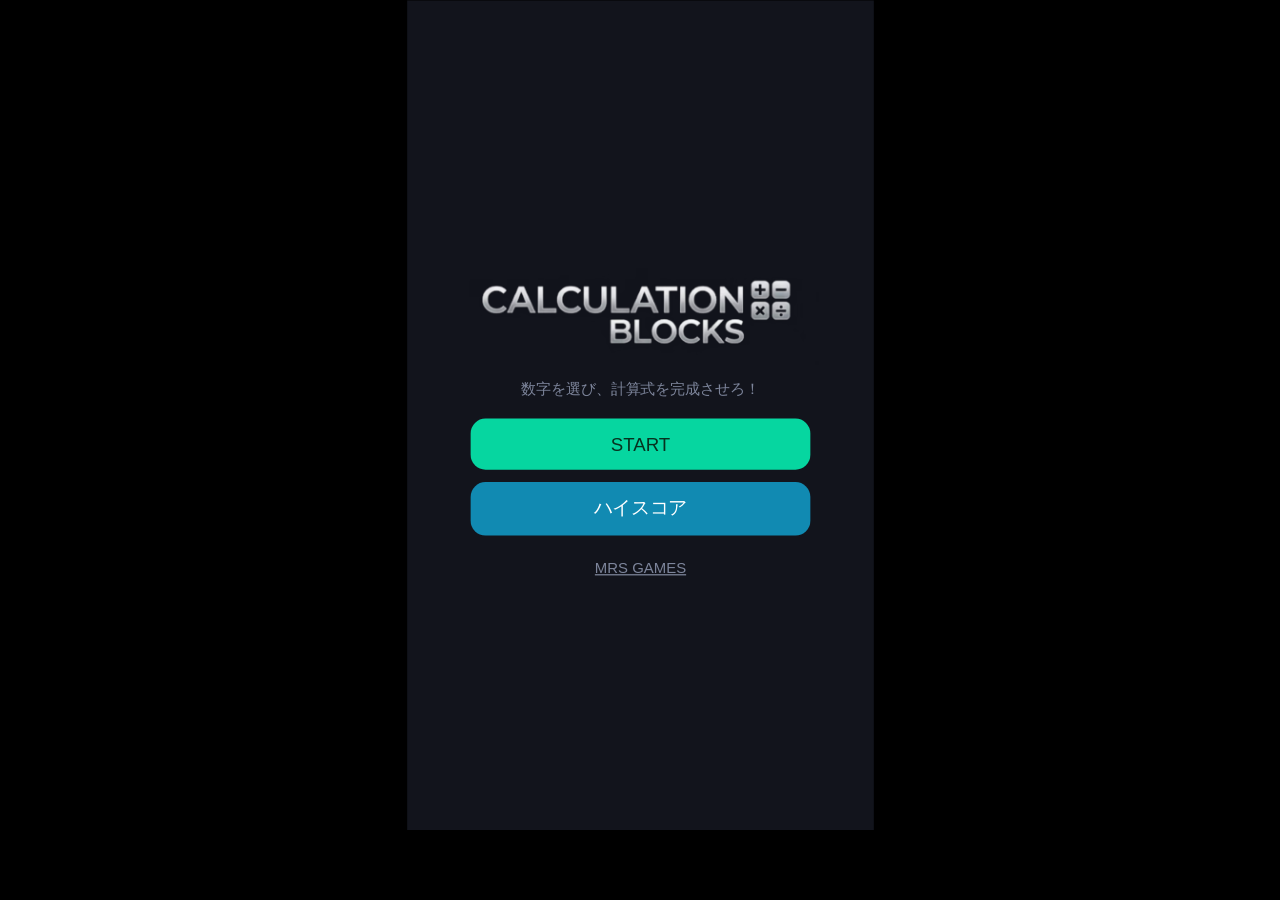
<file: calculation-blocks/index.html>
<!DOCTYPE html>
<html lang="ja">
<head>
<meta charset="UTF-8">
<meta name="viewport" content="width=device-width, initial-scale=1, maximum-scale=1, user-scalable=no, viewport-fit=cover">
<title>四則演算ブロック</title>
<link rel="stylesheet" href="style.css">
</head>
<body>
<div id="viewport">
  <div id="stage">
    <div id="app"></div>
  </div>
</div>

<div id="adArea">
  <!-- admax -->
  <script src="https://adm.shinobi.jp/s/8a495d941206bf0c34aff9559f8d2cea"></script>
  <!-- admax -->
</div>

<div id="bottomSafeArea"></div>

<script src="script.js"></script>
</body>
</html>
</file>
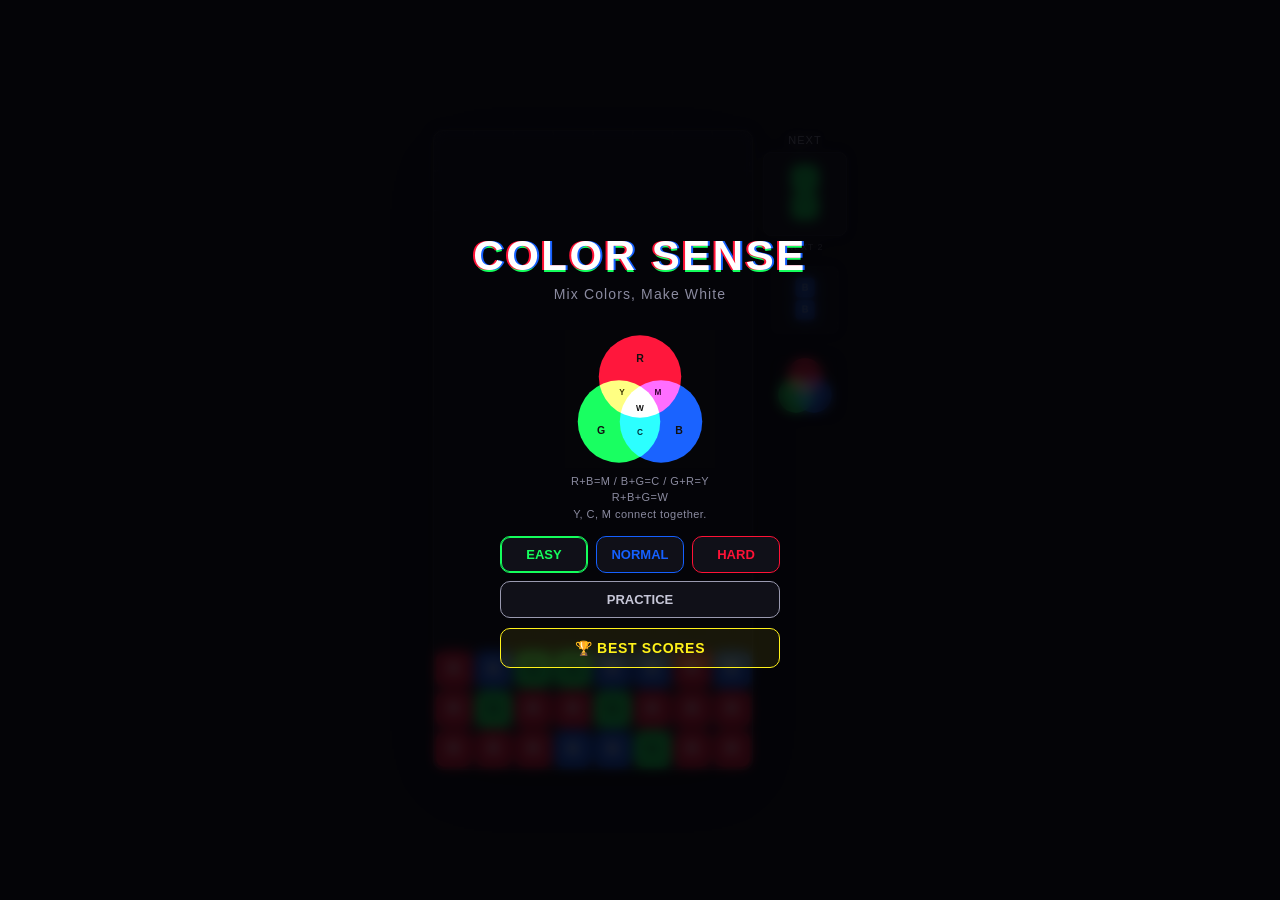
<file: color sense/index.html>
<!DOCTYPE html>
<html lang="en">
<head>
<meta charset="UTF-8">
<meta name="viewport" content="width=device-width, initial-scale=1.0, maximum-scale=1.0, user-scalable=no, viewport-fit=cover">
<title>Color Sense</title>
<style>
  /* ============================================================
     STYLE
     ============================================================ */
  :root{
    --bg: #07070c;
    --panel: #101018;
    --panel-border: #23232f;
    --text: #eef0f5;
    --text-dim: #8b8ba0;
    --r: #ff1236;
    --g: #14ff5c;
    --b: #1560ff;
    --y: #fff21a;
    --c: #12f0ff;
    --m: #ff12e0;
    --w: #ffffff;
  }
  *{ box-sizing:border-box; -webkit-tap-highlight-color:transparent; user-select:none; }
  html,body{
    margin:0; padding:0; width:100%; height:100%;
    background:var(--bg); color:var(--text);
    font-family:-apple-system,BlinkMacSystemFont,"Segoe UI",Roboto,sans-serif;
    overscroll-behavior:none; touch-action:none;
  }
  #app{
    position:fixed; inset:0;
    display:flex; flex-direction:column; align-items:center; justify-content:flex-start;
    padding:env(safe-area-inset-top) env(safe-area-inset-right) env(safe-area-inset-bottom) env(safe-area-inset-left);
  }

  /* ---- top bar ---- */
  #topbar{
    width:100%; max-width:520px;
    display:flex; align-items:center; justify-content:space-between;
    padding:8px 14px; gap:10px;
  }
  #topbar .stat{ font-size:13px; color:var(--text-dim); letter-spacing:.05em; }
  #topbar .stat b{ display:block; font-size:20px; color:var(--text); font-weight:700; }
  #topbar .btns{ display:flex; gap:8px; }
  .iconbtn{
    width:38px; height:38px; border-radius:10px;
    background:var(--panel); border:1px solid var(--panel-border);
    color:var(--text); font-size:16px; display:flex; align-items:center; justify-content:center;
    cursor:pointer;
  }
  .iconbtn:active{ transform:scale(.92); }

  /* ---- board area ---- */
  #boardWrap{
    position:relative; flex:1; width:100%;
    display:flex; align-items:center; justify-content:center;
    min-height:0;
  }
  #boardInner{ position:relative; display:flex; gap:10px; align-items:flex-start; }
  canvas#board{
    display:block; background:linear-gradient(180deg,#0c0c14,#08080e);
    border:1px solid var(--panel-border); border-radius:10px;
    box-shadow:0 0 0 1px rgba(255,255,255,.02), 0 20px 60px -20px rgba(0,0,0,.8);
  }
  #nextWrap{
    display:flex; flex-direction:column; align-items:center; gap:6px;
    padding-top:4px;
  }
  #nextLabel{ font-size:11px; color:var(--text-dim); letter-spacing:.1em; }
  #next2Label{ font-size:9px; color:var(--text-dim); letter-spacing:.1em; opacity:.7; }
  .miniVenn{ width:64px; margin-top:8px; }
  .miniVenn svg{ width:100%; height:auto; display:block; border-radius:8px; }
  canvas#next{
    background:var(--panel); border:1px solid var(--panel-border); border-radius:8px;
  }
  canvas#next2{
    background:var(--panel); border:1px solid var(--panel-border); border-radius:8px;
    opacity:.6; transform:scale(.8);
  }

  /* ---- touch controls ---- */
  #controls{
    width:100%; max-width:520px; display:flex; align-items:center; justify-content:center;
    gap:14px; padding:10px 14px calc(10px + env(safe-area-inset-bottom));
  }
  .ctlbtn{
    width:56px; height:56px; border-radius:16px;
    background:var(--panel); border:1px solid var(--panel-border);
    color:var(--text); font-size:22px; display:flex; align-items:center; justify-content:center;
    cursor:pointer;
  }
  .ctlbtn:active{ transform:scale(.9); background:#181822; }
  #rotateBtn{
    width:64px; height:64px; border-radius:50%;
    background:radial-gradient(circle at 30% 30%, #2a2a3a, var(--panel));
  }

  /* ---- overlays ---- */
  .overlay{
    position:absolute; inset:0; z-index:20;
    background:rgba(4,4,8,.86); backdrop-filter:blur(6px);
    display:flex; flex-direction:column; align-items:center; justify-content:center;
    text-align:center; padding:24px; gap:14px;
  }
  .hidden{ display:none !important; }

  .title{
    font-size:42px; font-weight:800; letter-spacing:.06em; margin:0;
    color:var(--w);
    text-shadow:
      -2px 0 0 var(--r),
       2px 0 0 var(--b),
       0 2px 0 var(--g);
    animation:titleGlow 3s ease-in-out infinite;
  }
  @keyframes titleGlow{
    0%,100%{ text-shadow:-2px 0 0 var(--r), 2px 0 0 var(--b), 0 2px 0 var(--g); }
    50%{ text-shadow:-4px 0 0 var(--r), 4px 0 0 var(--b), 0 3px 0 var(--g); }
  }
  .subtitle{ color:var(--text-dim); font-size:14px; letter-spacing:.08em; margin-top:-8px; }

  .diffContainer{ display:flex; flex-direction:column; align-items:center; gap:8px; width:100%; max-width:280px; }
  .diffRow{ display:flex; gap:8px; justify-content:center; width:100%; }
  .diffbtn{
    flex:1; padding:10px 0; border-radius:10px; border:1px solid var(--panel-border);
    background:var(--panel); color:var(--text); font-size:13px; font-weight:600; cursor:pointer;
  }
  .diffbtn.active{ box-shadow:0 0 0 1px currentColor inset; }
  .diffbtn[data-diff="PRACTICE"]{ border-color:#9a9ab0; color:#c7c7d8; flex:none; width:100%; }
  .diffbtn[data-diff="EASY"]{ border-color:var(--g); color:var(--g); }
  .diffbtn[data-diff="NORMAL"]{ border-color:var(--b); color:var(--b); }
  .diffbtn[data-diff="HARD"]{ border-color:var(--r); color:var(--r); }
  @keyframes diffFlash{
    0%,100%{ background:var(--panel); box-shadow:0 0 0 1px currentColor inset; }
    50%{ background:currentColor; box-shadow:0 0 0 1px currentColor inset, 0 0 18px 2px currentColor; }
  }
  .diffbtn.selecting{ animation:diffFlash .16s ease-in-out 3; pointer-events:none; }

  .primarybtn{
    padding:14px 40px; border-radius:12px; border:none;
    background:linear-gradient(90deg,var(--r),var(--g),var(--b));
    color:#08080c; font-size:16px; font-weight:800; letter-spacing:.05em; cursor:pointer;
  }
  .primarybtn:active{ transform:scale(.96); }
  .ghostbtn{
    padding:10px 24px; border-radius:10px; border:1px solid var(--panel-border);
    background:transparent; color:var(--text); font-size:14px; cursor:pointer;
  }
  .ghostbtn:active{ transform:scale(.96); }

  .bestScoresBtn{
    width:100%; padding:11px 0; border-radius:10px; border:1px solid var(--y);
    background:rgba(255, 242, 26, 0.08); color:var(--y); font-size:14px; font-weight:700;
    cursor:pointer; letter-spacing:.05em; margin-top:2px;
  }
  .bestScoresBtn:active{ transform:scale(.96); background:rgba(255, 242, 26, 0.16); }

  /* Best Scores Modal List */
  .scoreTabRow{ display:flex; gap:6px; width:100%; max-width:320px; justify-content:center; }
  .tabbtn{
    flex:1; padding:6px 0; border-radius:8px; border:1px solid var(--panel-border);
    background:var(--panel); color:var(--text-dim); font-size:11px; font-weight:700; cursor:pointer;
  }
  .tabbtn.active{ border-color:var(--y); color:var(--y); background:#181824; }

  .scoreList{
    width:100%; max-width:320px; background:var(--panel); border:1px solid var(--panel-border);
    border-radius:12px; padding:10px 14px; display:flex; flex-direction:column; gap:8px;
    min-height:180px; justify-content:center;
  }
  .scoreRow{ display:flex; align-items:center; justify-space-between; font-size:13px; }
  .scoreRank{ font-weight:800; width:28px; color:var(--text-dim); text-align:left; }
  .scoreRank.rank1{ color:var(--y); font-size:15px; }
  .scoreRank.rank2{ color:#e0e0e0; }
  .scoreRank.rank3{ color:#cd7f32; }
  .scoreVal{ font-weight:800; color:var(--text); font-size:16px; flex:1; text-align:left; }
  .scoreChain{ color:var(--c); font-size:12px; font-weight:600; text-align:right; }
  .emptyScores{ color:var(--text-dim); font-size:13px; font-style:italic; }

  .bignum{ font-size:38px; font-weight:800; }
  .newBestTag{ color:var(--y); font-size:13px; font-weight:800; letter-spacing:.1em; margin-bottom:-10px; }
  .dim{ color:var(--text-dim); font-size:13px; }

  .vennWrap{ width:150px; }
  .vennWrap svg{ width:100%; height:auto; display:block; }
  .vennCaption{ font-size:11px; color:var(--text-dim); letter-spacing:.04em; line-height:1.5; margin-top:4px; }

  #riseMeterWrap{
    width:100%; max-width:520px; padding:0 14px 6px;
    display:flex; align-items:center; gap:8px;
  }
  #riseMeterLabel{ font-size:10px; color:var(--text-dim); white-space:nowrap; letter-spacing:.04em; }
  #riseMeterTrack{
    flex:1; height:7px; border-radius:4px; overflow:hidden;
    background:linear-gradient(90deg, var(--g), var(--y), var(--r));
    border:1px solid var(--panel-border);
  }
  #riseMeterMask{
    height:100%; width:100%; background:var(--panel);
    margin-left:auto;
  }
</style>
</head>
<body>
<div id="app">

  <div id="topbar" class="hidden">
    <div class="stat">SCORE<b id="scoreVal">0</b></div>
    <div class="btns">
      <button class="iconbtn" id="helpBtn" aria-label="Color Guide">?</button>
      <button class="iconbtn" id="soundBtn" aria-label="Toggle Sound">🔊</button>
      <button class="iconbtn" id="pauseBtn" aria-label="Pause">❚❚</button>
    </div>
  </div>

  <div id="riseMeterWrap" class="hidden">
    <div id="riseMeterTrack">
      <div id="riseMeterMask"></div>
    </div>
    <div id="riseMeterLabel">Until Rise</div>
  </div>

  <div id="boardWrap">
    <div id="boardInner">
      <canvas id="board"></canvas>
      <div id="nextWrap">
        <div id="nextLabel">NEXT</div>
        <canvas id="next"></canvas>
        <div id="next2Label">NEXT 2</div>
        <canvas id="next2"></canvas>
        <div class="miniVenn">
          <svg viewBox="0 0 200 185" xmlns="http://www.w3.org/2000/svg">
            <rect x="0" y="0" width="200" height="185" fill="#050508"/>
            <circle cx="100" cy="62" r="55" fill="#ff1236" style="mix-blend-mode:screen"/>
            <circle cx="72" cy="122" r="55" fill="#14ff5c" style="mix-blend-mode:screen"/>
            <circle cx="128" cy="122" r="55" fill="#1560ff" style="mix-blend-mode:screen"/>
            <g font-family="-apple-system,sans-serif" font-weight="700" text-anchor="middle">
              <text x="100" y="42" font-size="14" fill="#111">R</text>
              <text x="48" y="138" font-size="14" fill="#111">G</text>
              <text x="152" y="138" font-size="14" fill="#111">B</text>
              <text x="76" y="86" font-size="11" fill="#3a3300">Y</text>
              <text x="124" y="86" font-size="11" fill="#3a0033">M</text>
              <text x="100" y="140" font-size="11" fill="#00323a">C</text>
              <text x="100" y="108" font-size="11" fill="#111">W</text>
            </g>
          </svg>
        </div>
      </div>
    </div>

    <!-- Title Screen -->
    <div class="overlay" id="titleScreen">
      <h1 class="title">COLOR SENSE</h1>
      <p class="subtitle">Mix Colors, Make White</p>

      <div class="vennWrap">
        <svg viewBox="0 0 200 185" xmlns="http://www.w3.org/2000/svg">
          <rect x="0" y="0" width="200" height="185" fill="#050508"/>
          <circle cx="100" cy="62" r="55" fill="#ff1236" style="mix-blend-mode:screen"/>
          <circle cx="72" cy="122" r="55" fill="#14ff5c" style="mix-blend-mode:screen"/>
          <circle cx="128" cy="122" r="55" fill="#1560ff" style="mix-blend-mode:screen"/>
          <g font-family="-apple-system,sans-serif" font-weight="700" text-anchor="middle">
            <text x="100" y="42" font-size="14" fill="#111">R</text>
            <text x="48" y="138" font-size="14" fill="#111">G</text>
            <text x="152" y="138" font-size="14" fill="#111">B</text>
            <text x="76" y="86" font-size="11" fill="#3a3300">Y</text>
            <text x="124" y="86" font-size="11" fill="#3a0033">M</text>
            <text x="100" y="140" font-size="11" fill="#00323a">C</text>
            <text x="100" y="108" font-size="11" fill="#111">W</text>
          </g>
        </svg>
        <div class="vennCaption">
          R+B=M / B+G=C / G+R=Y<br>
          R+B+G=W<br>
          Y, C, M connect together.
        </div>
      </div>

      <div class="diffContainer">
        <div class="diffRow">
          <button class="diffbtn active" data-diff="EASY">EASY</button>
          <button class="diffbtn" data-diff="NORMAL">NORMAL</button>
          <button class="diffbtn" data-diff="HARD">HARD</button>
        </div>
        <button class="diffbtn" data-diff="PRACTICE">PRACTICE</button>
        <button class="bestScoresBtn" id="bestScoresBtn">🏆 BEST SCORES</button>
      </div>
    </div>

    <!-- Best Scores Screen -->
    <div class="overlay hidden" id="bestScoresScreen">
      <p class="dim" style="letter-spacing:.1em; font-weight:700;">TOP 5 SCORES</p>
      
      <div class="scoreTabRow">
        <button class="tabbtn active" data-tab="EASY">EASY</button>
        <button class="tabbtn" data-tab="NORMAL">NORMAL</button>
        <button class="tabbtn" data-tab="HARD">HARD</button>
        <button class="tabbtn" data-tab="PRACTICE">PRACTICE</button>
      </div>

      <div class="scoreList" id="scoreListContainer">
        <!-- JSでスコア行を動的生成 -->
      </div>

      <button class="ghostbtn" id="scoresCloseBtn">Close</button>
    </div>

    <!-- How to Play (Guide) Screen -->
    <div class="overlay hidden" id="helpScreen">
      <p class="dim" style="letter-spacing:.1em;">PRIMARY LIGHT COLORS & RULES</p>
      <div class="vennWrap">
        <svg viewBox="0 0 200 185" xmlns="http://www.w3.org/2000/svg">
          <rect x="0" y="0" width="200" height="185" fill="#050508"/>
          <circle cx="100" cy="62" r="55" fill="#ff1236" style="mix-blend-mode:screen"/>
          <circle cx="72" cy="122" r="55" fill="#14ff5c" style="mix-blend-mode:screen"/>
          <circle cx="128" cy="122" r="55" fill="#1560ff" style="mix-blend-mode:screen"/>
          <g font-family="-apple-system,sans-serif" font-weight="700" text-anchor="middle">
            <text x="100" y="42" font-size="14" fill="#111">R</text>
            <text x="48" y="138" font-size="14" fill="#111">G</text>
            <text x="152" y="138" font-size="14" fill="#111">B</text>
            <text x="76" y="86" font-size="11" fill="#3a3300">Y</text>
            <text x="124" y="86" font-size="11" fill="#3a0033">M</text>
            <text x="100" y="140" font-size="11" fill="#00323a">C</text>
            <text x="100" y="108" font-size="11" fill="#111">W</text>
          </g>
        </svg>
        <div class="vennCaption">
          R+B=M / B+G=C / G+R=Y<br>
          R+B+G=W<br>
          Y, C, M connect together.
        </div>
      </div>
      <button class="ghostbtn" id="helpCloseBtn">Close</button>
    </div>

    <!-- Pause Screen -->
    <div class="overlay hidden" id="pauseScreen">
      <p class="dim" style="font-size:20px;letter-spacing:.1em;">PAUSED</p>
      <button class="primarybtn" id="resumeBtn">Resume</button>
      <button class="ghostbtn" id="quitBtn">Quit to Title</button>
    </div>

    <!-- Game Over Screen -->
    <div class="overlay hidden" id="gameOverScreen">
      <p class="dim" style="letter-spacing:.1em;">GAME OVER</p>
      <div id="newBestTag" class="newBestTag hidden">NEW BEST!</div>
      <div class="bignum" id="finalScore">0</div>
      <div class="dim" style="margin-top:-10px;">MAX CHAIN: <span id="maxChainVal" style="color:var(--c); font-weight:700;">0</span></div>
      <div class="dim" style="margin-top:-6px;">BEST: <span id="gameOverBestVal">0</span></div>
      <button class="primarybtn" id="retryBtn">Retry</button>
      <button class="ghostbtn" id="titleBtn">Title</button>
    </div>
  </div>

  <div id="controls" class="hidden">
    <button class="ctlbtn" id="leftBtn" aria-label="Left">◀</button>
    <button class="ctlbtn" id="rightBtn" aria-label="Right">▶</button>
    <button class="ctlbtn" id="downBtn" aria-label="Down">▼</button>
    <button class="ctlbtn" id="rotateBtn" aria-label="Rotate">⟳</button>
  </div>

</div>

<script>
(function(){
"use strict";

/* ============================================================
   CONFIG
   ============================================================ */
const COLS = 8;
const ROWS = 16;
const COLORS = ["R","G","B"];
const COLOR_HEX = {
  R: getVar("--r"), G: getVar("--g"), B: getVar("--b"),
  Y: getVar("--y"), C: getVar("--c"), M: getVar("--m"),
  W: getVar("--w")
};
function getVar(name){
  return getComputedStyle(document.documentElement).getPropertyValue(name).trim();
}

// R+G=Y, G+B=C, B+R=M
const MIX_SECONDARY = {
  "R,G":"Y", "G,R":"Y",
  "G,B":"C", "B,G":"C",
  "B,R":"M", "R,B":"M"
};

// Complementary pairs
const TRIGGER_PAIRS = {
  "Y": "B",
  "C": "R",
  "M": "G"
};

const DROP_INTERVAL_MS = 750;
const SOFT_DROP_MS = 60;

// Animation timings
const CLEAR_ANIM_MS = 600;
const MIX_ANIM_MS = 450;
const POST_CLEAR_WAIT_MS = 250;

const MODE_CONFIG = {
  PRACTICE: { initialRows: 0, riseInterval: 0 },
  EASY:     { initialRows: 3, riseInterval: 60000 },
  NORMAL:   { initialRows: 4, riseInterval: 40000 },
  HARD:     { initialRows: 6, riseInterval: 30000 }
};
let selectedMode = "EASY";
let viewScoreTab = "EASY";
let riseInterval = 0;
let riseTimer = 0;
let riseAnimStart = -99999;
const RISE_ANIM_MS = 700;

// High Scores Memory (Top 5 per mode: [{ score, maxChain }, ...])
const highScores = {
  PRACTICE: [],
  EASY: [],
  NORMAL: [],
  HARD: []
};

// Chain & Phase Control
let gameState = "SPAWN";
let resolveSubState = "CHECK";
let resolveWaitTimer = 0;

let chainCount = 0;
let maxChainInGame = 0;
let chainTextAnim = null;
let recentlyMovedCells = [];

/* ============================================================
   AUDIO
   ============================================================ */
const Audio_ = (function(){
  let ctx = null;
  let muted = false;
  function ensureCtx(){
    if(!ctx){
      const AC = window.AudioContext || window.webkitAudioContext;
      ctx = new AC();
    }
    if(ctx.state === "suspended") ctx.resume();
    return ctx;
  }
  function tone(freq, dur, type, gain){
    if(muted) return;
    try{
      const c = ensureCtx();
      const osc = c.createOscillator();
      const g = c.createGain();
      osc.type = type || "sine";
      osc.frequency.value = freq;
      g.gain.value = gain != null ? gain : 0.08;
      g.gain.exponentialRampToValueAtTime(0.0001, c.currentTime + dur);
      osc.connect(g); g.connect(c.destination);
      osc.start();
      osc.stop(c.currentTime + dur);
    }catch(e){}
  }
  return {
    move(){ tone(220, .04, "square", .03); },
    rotate(){ tone(340, .05, "square", .04); },
    merge(){ tone(520, .15, "triangle", .07); },
    clear(chain){ tone(440 + chain * 120, .35, "sine", .12); },
    drop(){ tone(150, .06, "sine", .05); },
    gameOver(){ tone(120, .5, "sawtooth", .08); },
    toggleMute(){ muted = !muted; return muted; },
    isMuted(){ return muted; }
  };
})();

/* ============================================================
   GAME STATE
   ============================================================ */
let grid;
let piece;
let nextColors;
let nextNextColors;
let score = 0;
let dropTimer = 0;
let lastTime = 0;
let softDropping = false;
let running = false;
let paused = false;
let gameOver = false;
let cellSize = 28;
let mixAnimations = [];
let clearAnimations = [];
let slideAnimations = [];
let frameNow = 0;

/* ============================================================
   DOM
   ============================================================ */
const boardCanvas = document.getElementById("board");
const boardCtx = boardCanvas.getContext("2d");
const nextCanvas = document.getElementById("next");
const nextCtx = nextCanvas.getContext("2d");
const next2Canvas = document.getElementById("next2");
const next2Ctx = next2Canvas.getContext("2d");
const scoreVal = document.getElementById("scoreVal");
const gameOverBestVal = document.getElementById("gameOverBestVal");
const maxChainVal = document.getElementById("maxChainVal");
const newBestTag = document.getElementById("newBestTag");
const riseMeterWrap = document.getElementById("riseMeterWrap");
const riseMeterMask = document.getElementById("riseMeterMask");
const titleScreen = document.getElementById("titleScreen");
const pauseScreen = document.getElementById("pauseScreen");
const gameOverScreen = document.getElementById("gameOverScreen");
const bestScoresScreen = document.getElementById("bestScoresScreen");
const scoreListContainer = document.getElementById("scoreListContainer");
const finalScoreEl = document.getElementById("finalScore");
const soundBtn = document.getElementById("soundBtn");
const pauseBtn = document.getElementById("pauseBtn");

/* ============================================================
   INIT / RESET
   ============================================================ */
function newGrid(initialRows){
  const g = [];
  for(let r=0;r<ROWS;r++){
    g.push(r >= ROWS - initialRows ? randomRow() : new Array(COLS).fill(null));
  }
  return g;
}
function randColor(){ return COLORS[(Math.random()*COLORS.length)|0]; }
function randomRow(){
  const row = [];
  for(let c=0;c<COLS;c++) row.push(randColor());
  return row;
}

function spawnPiece(){
  const colors = nextColors || [randColor(), randColor()];
  nextColors = nextNextColors || [randColor(), randColor()];
  nextNextColors = [randColor(), randColor()];
  const centerCol = Math.floor(COLS / 2);
  piece = {
    orientation: 0,
    cells: [
      { row:1, prevRow:1, col:centerCol, color: colors[0], active:true },
      { row:0, prevRow:0, col:centerCol, color: colors[1], active:true }
    ]
  };
  drawNextPreview();
  if(isBlocked(piece.cells[0]) || isBlocked(piece.cells[1])){
    triggerGameOver();
    return;
  }
  gameState = "FALLING";
  chainCount = 0;
  recentlyMovedCells = [];
}
function isBlocked(cell){
  return grid[cell.row][cell.col] !== null;
}

function performRise(){
  if(grid[0].some(v => v !== null)){
    triggerGameOver();
    return;
  }
  for(let r=0; r<ROWS-1; r++) grid[r] = grid[r+1];
  grid[ROWS-1] = randomRow();
  riseAnimStart = frameNow;

  for(const a of mixAnimations) a.row -= 1;
  for(const a of clearAnimations) a.row -= 1;
  for(const a of slideAnimations){ a.row -= 1; a.fromRow -= 1; }

  recentlyMovedCells = [];
  gameState = "SPAWN";
}

function resetGame(mode){
  selectedMode = mode || selectedMode;
  const cfg = MODE_CONFIG[selectedMode] || MODE_CONFIG.PRACTICE;
  grid = newGrid(cfg.initialRows);
  score = 0;
  dropTimer = 0;
  riseTimer = 0;
  riseInterval = cfg.riseInterval;
  chainCount = 0;
  maxChainInGame = 0;
  gameState = "SPAWN";
  resolveSubState = "CHECK";
  resolveWaitTimer = 0;
  gameOver = false;
  paused = false;
  mixAnimations = [];
  clearAnimations = [];
  slideAnimations = [];
  recentlyMovedCells = [];
  chainTextAnim = null;
  updateScore();
  nextColors = [randColor(), randColor()];
  nextNextColors = [randColor(), randColor()];
  piece = null;
}

function renderBestScoresList(mode){
  scoreListContainer.innerHTML = "";
  const list = highScores[mode] || [];
  if(list.length === 0){
    scoreListContainer.innerHTML = `<div class="emptyScores">No Records Yet</div>`;
    return;
  }
  list.forEach((item, index) => {
    const rankClass = index === 0 ? "rank1" : index === 1 ? "rank2" : index === 2 ? "rank3" : "";
    const row = document.createElement("div");
    row.className = "scoreRow";
    row.innerHTML = `
      <div class="scoreRank ${rankClass}">#${index + 1}</div>
      <div class="scoreVal">${item.score}</div>
      <div class="scoreChain">${item.maxChain} CHAIN${item.maxChain !== 1 ? 'S' : ''}</div>
    `;
    scoreListContainer.appendChild(row);
  });
}

/* ============================================================
   CLUSTER / MERGE / GRAVITY LOGIC
   ============================================================ */

function getConnectedCluster(startR, startC){
  const targetColor = grid[startR][startC];
  if(!targetColor || !["Y","C","M"].includes(targetColor)) return [];

  const cluster = [];
  const visited = Array.from({length: ROWS}, () => new Array(COLS).fill(false));
  const queue = [[startR, startC]];
  visited[startR][startC] = true;

  while(queue.length > 0){
    const [r, c] = queue.shift();
    cluster.push({row: r, col: c});

    const dirs = [[-1,0],[1,0],[0,-1],[0,1]];
    for(const [dr, dc] of dirs){
      const nr = r + dr, nc = c + dc;
      if(nr >= 0 && nr < ROWS && nc >= 0 && nc < COLS){
        if(!visited[nr][nc] && grid[nr][nc] === targetColor){
          visited[nr][nc] = true;
          queue.push([nr, nc]);
        }
      }
    }
  }
  return cluster;
}

function mixResult(fallColor, stackColor){
  const key = fallColor + "," + stackColor;
  if(MIX_SECONDARY[key]) return MIX_SECONDARY[key];
  return null;
}

function processLandings(targetCells){
  let stateChanged = false;
  const uniqueKeys = new Set();
  const sortedCells = [];
  for(const cell of targetCells){
    const k = cell.row + "," + cell.col;
    if(!uniqueKeys.has(k)){
      uniqueKeys.add(k);
      sortedCells.push(cell);
    }
  }
  sortedCells.sort((a,b) => b.row - a.row);

  for(const lc of sortedCells){
    const r = lc.row;
    const c = lc.col;
    const myColor = grid[r][c];
    if(!myColor) continue;

    const underR = r + 1;
    if(underR >= ROWS) continue;
    const underColor = grid[underR][c];
    if(!underColor) continue;

    // 1. Color mix check
    const mixColor = mixResult(myColor, underColor);
    if(mixColor){
      mixAnimations.push({ row: underR, col: c, from: underColor, to: mixColor, start: frameNow, duration: MIX_ANIM_MS });
      grid[underR][c] = mixColor;
      grid[r][c] = null;
      score += 10;
      Audio_.merge();
      stateChanged = true;
      continue;
    }

    // 2. Complementary color landing clear check
    if(TRIGGER_PAIRS[underColor] && TRIGGER_PAIRS[underColor] === myColor){
      const cluster = getConnectedCluster(underR, c);
      if(cluster.length > 0){
        chainCount++;
        if(chainCount > maxChainInGame){
          maxChainInGame = chainCount;
        }
        const clearTargets = [...cluster, {row: r, col: c}];
        for(const t of clearTargets){
          clearAnimations.push({ row: t.row, col: t.col, start: frameNow, duration: CLEAR_ANIM_MS });
          grid[t.row][t.col] = null;
        }

        const earned = clearTargets.length * 30 * chainCount;
        score += earned;
        Audio_.clear(chainCount);

        chainTextAnim = {
          text: `${chainCount} CHAIN!`,
          x: c * cellSize + cellSize / 2,
          y: r * cellSize,
          start: frameNow
        };

        stateChanged = true;
      }
    }
  }

  updateScore();
  return stateChanged;
}

function applyGravity(){
  const movedCells = [];
  const slideDuration = softDropping ? SOFT_DROP_MS : DROP_INTERVAL_MS;
  for(let c = 0; c < COLS; c++){
    let writeR = ROWS - 1;
    for(let r = ROWS - 1; r >= 0; r--){
      if(grid[r][c] !== null){
        if(r !== writeR){
          grid[writeR][c] = grid[r][c];
          grid[r][c] = null;
          slideAnimations.push({ row: writeR, col: c, fromRow: r, start: frameNow, duration: slideDuration });
          movedCells.push({ row: writeR, col: c });
        }
        writeR--;
      }
    }
  }
  return movedCells;
}

function isAnimating(){
  return mixAnimations.length > 0 || clearAnimations.length > 0 || slideAnimations.length > 0;
}

/* ============================================================
   PIECE FALLING STEP
   ============================================================ */
function freezeCell(cell){
  grid[cell.row][cell.col] = cell.color;
  cell.active = false;
}

function stepPiece(){
  if(!piece) return;
  const ordered = piece.cells.slice().sort((a,b) => b.row - a.row);
  const newlyLandedCells = [];

  for(const cell of ordered){
    if(!cell.active) continue;
    cell.prevRow = cell.row;
    const targetRow = cell.row + 1;

    if(targetRow >= ROWS || grid[targetRow][cell.col] !== null){
      freezeCell(cell);
      newlyLandedCells.push({ row: cell.row, col: cell.col });
      Audio_.drop();
    } else {
      cell.row = targetRow;
    }
  }

  if(newlyLandedCells.length > 0){
    processLandings(newlyLandedCells);
  }

  if(piece.cells.every(c => !c.active)){
    recentlyMovedCells = [];
    piece = null;
    gameState = "CHECK_RESOLVE";
    resolveSubState = "CHECK";
  }
}

/* ============================================================
   MOVE / ROTATE
   ============================================================ */
const ROTATIONS = [ {dr:-1,dc:0}, {dr:0,dc:1}, {dr:1,dc:0}, {dr:0,dc:-1} ];

function canPlace(row, col){
  if(row<0 || row>=ROWS || col<0 || col>=COLS) return false;
  return grid[row][col] === null;
}

function moveHorizontal(dir){
  if(!running || paused || gameOver || gameState !== "FALLING") return;
  if(!piece || !piece.cells[0].active || !piece.cells[1].active) return;
  const a = piece.cells[0], b = piece.cells[1];
  const na = {row:a.row, col:a.col+dir};
  const nb = {row:b.row, col:b.col+dir};
  if(canPlace(na.row,na.col) && canPlace(nb.row,nb.col)){
    a.col = na.col; b.col = nb.col;
    Audio_.move();
  }
}

function rotatePiece(){
  if(!running || paused || gameOver || gameState !== "FALLING") return;
  if(!piece || !piece.cells[0].active || !piece.cells[1].active) return;
  const pivot = piece.cells[0];
  const nextOri = (piece.orientation + 1) % 4;
  const off = ROTATIONS[nextOri];
  let nr = pivot.row + off.dr;
  let nc = pivot.col + off.dc;

  let pr = pivot.row, pc = pivot.col;
  if(!canPlace(nr,nc)){
    const kicks = [ [0,-1], [0,1], [-1,0] ];
    let done = false;
    for(const [kr,kc] of kicks){
      const tpr = pivot.row+kr, tpc = pivot.col+kc;
      const tnr = tpr+off.dr, tnc = tpc+off.dc;
      if(canPlace(tpr,tpc) && canPlace(tnr,tnc)){
        pr=tpr; pc=tpc; nr=tnr; nc=tnc; done=true; break;
      }
    }
    if(!done) return;
  }
  pivot.row = pr; pivot.col = pc;
  piece.cells[1].row = nr; piece.cells[1].col = nc;
  piece.orientation = nextOri;
  pivot.prevRow = pivot.row;
  piece.cells[1].prevRow = piece.cells[1].row;
  Audio_.rotate();
}

function softDropStep(){
  if(!running || paused || gameOver || gameState !== "FALLING") return;
  stepPiece();
  dropTimer = 0;
}

/* ============================================================
   RENDER
   ============================================================ */
function resizeCanvases(){
  const wrap = document.getElementById("boardWrap");
  const availH = wrap.clientHeight - 16;
  const availW = wrap.clientWidth - 85;
  const bySizeH = Math.floor(availH / ROWS);
  const bySizeW = Math.floor(availW / COLS);
  cellSize = Math.max(14, Math.min(bySizeH, bySizeW, 40));

  const dpr = window.devicePixelRatio || 1;
  boardCanvas.width = COLS*cellSize*dpr;
  boardCanvas.height = ROWS*cellSize*dpr;
  boardCanvas.style.width = (COLS*cellSize)+"px";
  boardCanvas.style.height = (ROWS*cellSize)+"px";
  boardCtx.setTransform(dpr,0,0,dpr,0,0);

  const nextSize = Math.max(48, cellSize*2.1);
  nextCanvas.width = nextSize*dpr;
  nextCanvas.height = nextSize*dpr;
  nextCanvas.style.width = nextSize+"px";
  nextCanvas.style.height = nextSize+"px";
  nextCtx.setTransform(dpr,0,0,dpr,0,0);

  next2Canvas.width = nextSize*dpr;
  next2Canvas.height = nextSize*dpr;
  next2Canvas.style.width = nextSize+"px";
  next2Canvas.style.height = nextSize+"px";
  next2Ctx.setTransform(dpr,0,0,dpr,0,0);
}

const LABEL_TEXT_COLOR = {
  R:"#fff", G:"#052616", B:"#fff", Y:"#3a3300", C:"#00323a", M:"#3a0033", W:"#111"
};

function drawBlockBase(ctx, x, y, size, color){
  const pad = Math.max(1, size*0.06);
  const bx = x+pad, by = y+pad, bw = size-pad*2, bh = size-pad*2;

  ctx.save();
  ctx.globalCompositeOperation = "lighter";
  ctx.fillStyle = COLOR_HEX[color] || "#888";
  ctx.shadowColor = COLOR_HEX[color] || "#888";
  ctx.shadowBlur = size*0.22;
  roundRect(ctx, bx, by, bw, bh, size*0.18);
  ctx.fill();
  ctx.restore();

  ctx.save();
  ctx.fillStyle = COLOR_HEX[color] || "#888";
  roundRect(ctx, bx, by, bw, bh, size*0.18);
  ctx.fill();
  ctx.strokeStyle = "rgba(0,0,0,0.35)";
  ctx.lineWidth = Math.max(1, size*0.04);
  roundRect(ctx, bx, by, bw, bh, size*0.18);
  ctx.stroke();
  ctx.restore();
}

function drawBlockLabel(ctx, x, y, size, color){
  ctx.save();
  ctx.fillStyle = LABEL_TEXT_COLOR[color] || "#000";
  ctx.font = "700 " + Math.round(size*0.42) + "px -apple-system,sans-serif";
  ctx.textAlign = "center";
  ctx.textBaseline = "middle";
  ctx.fillText(color, x+size/2, y+size/2+size*0.02);
  ctx.restore();
}

function drawClusterConnections(ctx){
  ctx.save();
  ctx.lineWidth = Math.max(2, cellSize * 0.1);
  for(let r = 0; r < ROWS; r++){
    for(let c = 0; c < COLS; c++){
      const color = grid[r][c];
      if(color && ["Y","C","M"].includes(color)){
        const x = c * cellSize;
        const y = r * cellSize;
        ctx.strokeStyle = COLOR_HEX[color];
        if(c + 1 < COLS && grid[r][c+1] === color){
          ctx.beginPath();
          ctx.moveTo(x + cellSize/2, y + cellSize/2);
          ctx.lineTo(x + cellSize * 1.5, y + cellSize/2);
          ctx.stroke();
        }
        if(r + 1 < ROWS && grid[r+1][c] === color){
          ctx.beginPath();
          ctx.moveTo(x + cellSize/2, y + cellSize/2);
          ctx.lineTo(x + cellSize/2, y + cellSize * 1.5);
          ctx.stroke();
        }
      }
    }
  }
  ctx.restore();
}

function drawBlock(ctx, x, y, size, color){
  drawBlockBase(ctx, x, y, size, color);
  drawBlockLabel(ctx, x, y, size, color);
}

function drawMixWipe(ctx, x, y, size, fromColor, toColor, progress){
  drawBlockBase(ctx, x, y, size, fromColor);
  ctx.save();
  ctx.beginPath();
  ctx.rect(x, y, size, size*progress);
  ctx.clip();
  drawBlockBase(ctx, x, y, size, toColor);
  ctx.restore();
  if(progress > 0.65){
    ctx.save();
    ctx.globalAlpha = (progress-0.65)/0.35;
    drawBlockLabel(ctx, x, y, size, toColor);
    ctx.restore();
  }
}

function drawClearFlash(ctx, x, y, size, progress){
  let glow, alpha;
  if(progress < 0.25){
    glow = size*0.18*(progress/0.25);
    alpha = 1;
  }else if(progress < 0.6){
    const p = (progress-0.25)/0.35;
    glow = size*(0.18 + 1.0*p);
    alpha = 1;
  }else{
    const p = (progress-0.6)/0.4;
    glow = size*1.18;
    alpha = 1-p;
  }
  const pad = Math.max(1, size*0.06);
  ctx.save();
  ctx.globalCompositeOperation = "lighter";
  ctx.globalAlpha = alpha;
  ctx.fillStyle = "#ffffff";
  ctx.shadowColor = "#ffffff";
  ctx.shadowBlur = glow;
  roundRect(ctx, x+pad, y+pad, size-pad*2, size-pad*2, size*0.18);
  ctx.fill();
  ctx.restore();
}

function easeOutCubic(t){ return 1 - Math.pow(1-t, 3); }

function roundRect(ctx,x,y,w,h,r){
  ctx.beginPath();
  ctx.moveTo(x+r,y);
  ctx.arcTo(x+w,y,x+w,y+h,r);
  ctx.arcTo(x+w,y+h,x,y+h,r);
  ctx.arcTo(x,y+h,x,y,r);
  ctx.arcTo(x,y,x+w,y,r);
  ctx.closePath();
}

function drawBoard(){
  const w = COLS*cellSize, h = ROWS*cellSize;
  boardCtx.clearRect(0,0,w,h);

  const riseP = Math.min(1, (frameNow-riseAnimStart)/RISE_ANIM_MS);
  const riseOffset = riseP>=1 ? 0 : (1-easeOutCubic(riseP))*cellSize;
  boardCtx.save();
  boardCtx.translate(0, riseOffset);

  // Grid lines
  boardCtx.strokeStyle = "rgba(255,255,255,0.04)";
  boardCtx.lineWidth = 1;
  for(let c=1;c<COLS;c++){
    boardCtx.beginPath();
    boardCtx.moveTo(c*cellSize,0); boardCtx.lineTo(c*cellSize,h);
    boardCtx.stroke();
  }
  for(let r=1;r<ROWS;r++){
    boardCtx.beginPath();
    boardCtx.moveTo(0,r*cellSize); boardCtx.lineTo(w,r*cellSize);
    boardCtx.stroke();
  }

  drawClusterConnections(boardCtx);

  const mixByCell = {};
  for(let i=mixAnimations.length-1;i>=0;i--){
    const a = mixAnimations[i];
    const p = (frameNow-a.start)/a.duration;
    if(p>=1){ mixAnimations.splice(i,1); continue; }
    mixByCell[a.row+","+a.col] = { from:a.from, to:a.to, progress:Math.max(0,p) };
  }
  const slideByCell = {};
  for(let i=slideAnimations.length-1;i>=0;i--){
    const a = slideAnimations[i];
    const p = (frameNow-a.start)/a.duration;
    if(p>=1 || grid[a.row][a.col]===null){ slideAnimations.splice(i,1); continue; }
    slideByCell[a.row+","+a.col] = a.fromRow + (a.row-a.fromRow)*easeOutCubic(Math.max(0,p));
  }

  // Stacked blocks
  for(let r=0;r<ROWS;r++){
    for(let c=0;c<COLS;c++){
      const colVal = grid[r][c];
      if(!colVal) continue;
      const key = r+","+c;
      const displayRow = slideByCell.hasOwnProperty(key) ? slideByCell[key] : r;
      const mix = mixByCell[key];
      if(mix && mix.to === colVal){
        drawMixWipe(boardCtx, c*cellSize, displayRow*cellSize, cellSize, mix.from, mix.to, mix.progress);
      }else{
        drawBlock(boardCtx, c*cellSize, displayRow*cellSize, cellSize, colVal);
      }
    }
  }

  for(let i=clearAnimations.length-1;i>=0;i--){
    const a = clearAnimations[i];
    const p = (frameNow-a.start)/a.duration;
    if(p>=1){ clearAnimations.splice(i,1); continue; }
    drawClearFlash(boardCtx, a.col*cellSize, a.row*cellSize, cellSize, Math.max(0,p));
  }

  boardCtx.restore();

  // Falling piece
  if(piece && gameState === "FALLING"){
    const interval = softDropping ? SOFT_DROP_MS : DROP_INTERVAL_MS;
    const progress = interval>0 ? Math.min(1, dropTimer/interval) : 1;
    for(const cell of piece.cells){
      if(cell.active){
        const pr = cell.prevRow != null ? cell.prevRow : cell.row;
        const displayRow = pr + (cell.row-pr)*progress;
        drawBlock(boardCtx, cell.col*cellSize, displayRow*cellSize, cellSize, cell.color);
      }
    }
  }

  // Chain text popup animation
  if(chainTextAnim){
    const elapsed = frameNow - chainTextAnim.start;
    if(elapsed > 1000){
      chainTextAnim = null;
    } else {
      const alpha = 1 - (elapsed / 1000);
      const dy = (elapsed / 1000) * 35;
      boardCtx.save();
      boardCtx.globalAlpha = alpha;
      boardCtx.font = "900 " + Math.round(cellSize * 0.95) + "px -apple-system,sans-serif";
      boardCtx.fillStyle = "#fff21a";
      boardCtx.strokeStyle = "#000000";
      boardCtx.lineWidth = 4;
      boardCtx.textAlign = "center";
      boardCtx.strokeText(chainTextAnim.text, chainTextAnim.x, chainTextAnim.y - dy);
      boardCtx.fillText(chainTextAnim.text, chainTextAnim.x, chainTextAnim.y - dy);
      boardCtx.restore();
    }
  }
}

function drawNextPreview(){
  const s = nextCanvas.width / (window.devicePixelRatio||1);
  nextCtx.clearRect(0,0,s,s);
  if(nextColors){
    const cell = s*0.34;
    const cx = s/2;
    drawBlock(nextCtx, cx-cell/2, s*0.14, cell, nextColors[1]);
    drawBlock(nextCtx, cx-cell/2, s*0.14+cell, cell, nextColors[0]);
  }

  const s2 = next2Canvas.width / (window.devicePixelRatio||1);
  next2Ctx.clearRect(0,0,s2,s2);
  if(nextNextColors){
    const cell2 = s2*0.34;
    const cx2 = s2/2;
    drawBlock(next2Ctx, cx2-cell2/2, s2*0.14, cell2, nextNextColors[1]);
    drawBlock(next2Ctx, cx2-cell2/2, s2*0.14+cell2, cell2, nextNextColors[0]);
  }
}

function updateScore(){
  scoreVal.textContent = score;
}

function updateRiseMeter(){
  if(riseInterval <= 0){
    riseMeterWrap.classList.add("hidden");
    return;
  }
  riseMeterWrap.classList.remove("hidden");
  const remain = 1 - Math.min(1, riseTimer/riseInterval);
  riseMeterMask.style.width = (remain*100) + "%";
}

/* ============================================================
   GAME LOOP
   ============================================================ */
function loop(t){
  if(!lastTime) lastTime = t;
  const dt = t - lastTime;
  lastTime = t;

  if(running && !paused && !gameOver){
    frameNow = t;

    if(gameState === "SPAWN"){
      spawnPiece();
    }
    else if(gameState === "FALLING"){
      dropTimer += dt;
      const interval = softDropping ? SOFT_DROP_MS : DROP_INTERVAL_MS;
      if(dropTimer >= interval){
        dropTimer = 0;
        stepPiece();
      }
    }
    else if(gameState === "CHECK_RESOLVE"){
      if(resolveSubState === "CHECK"){
        if(!isAnimating()){
          if(recentlyMovedCells.length > 0){
            const targets = [...recentlyMovedCells];
            recentlyMovedCells = [];
            
            const stateChanged = processLandings(targets);
            if(stateChanged){
              resolveSubState = "WAITING_GRAVITY";
              resolveWaitTimer = 0;
            } else {
              const movedCells = applyGravity();
              if(movedCells.length > 0){
                recentlyMovedCells = movedCells;
              } else {
                if(riseInterval > 0 && riseTimer >= riseInterval){
                  riseTimer = 0;
                  performRise();
                } else {
                  gameState = "SPAWN";
                }
              }
            }
          } else {
            const movedCells = applyGravity();
            if(movedCells.length > 0){
              recentlyMovedCells = movedCells;
            } else {
              if(riseInterval > 0 && riseTimer >= riseInterval){
                riseTimer = 0;
                performRise();
              } else {
                gameState = "SPAWN";
              }
            }
          }
        }
      } 
      else if(resolveSubState === "WAITING_GRAVITY"){
        if(!isAnimating()){
          resolveWaitTimer += dt;
          if(resolveWaitTimer >= POST_CLEAR_WAIT_MS){
            resolveWaitTimer = 0;
            const movedCells = applyGravity();
            recentlyMovedCells = movedCells;
            resolveSubState = "CHECK";
          }
        }
      }
    }

    if(riseInterval > 0 && gameState === "FALLING"){
      riseTimer += dt;
    }
    updateRiseMeter();
    drawBoard();
  }
  requestAnimationFrame(loop);
}

/* ============================================================
   FLOW CONTROL
   ============================================================ */
function startGame(mode){
  resetGame(mode);
  running = true;
  paused = false;
  gameOver = false;
  titleScreen.classList.add("hidden");
  gameOverScreen.classList.add("hidden");
  pauseScreen.classList.add("hidden");
  bestScoresScreen.classList.add("hidden");
  document.getElementById("topbar").classList.remove("hidden");
  document.getElementById("controls").classList.remove("hidden");
  resizeCanvases();
  drawBoard();
  drawNextPreview();
}

function triggerGameOver(){
  gameOver = true;
  running = false;
  Audio_.gameOver();
  finalScoreEl.textContent = score;
  maxChainVal.textContent = maxChainInGame;

  const currentList = highScores[selectedMode] || [];
  const bestRecord = currentList[0] || { score: 0 };
  
  // スコアリストに追加して降順ソート
  currentList.push({ score: score, maxChain: maxChainInGame });
  currentList.sort((a, b) => b.score - a.score);
  
  // Top 5 のみ保持
  highScores[selectedMode] = currentList.slice(0, 5);

  if(score > bestRecord.score && score > 0){
    newBestTag.classList.remove("hidden");
  } else {
    newBestTag.classList.add("hidden");
  }
  
  gameOverBestVal.textContent = highScores[selectedMode][0]?.score || 0;
  gameOverScreen.classList.remove("hidden");
}

function togglePause(){
  if(!running || gameOver) return;
  paused = !paused;
  pauseScreen.classList.toggle("hidden", !paused);
  pauseBtn.textContent = paused ? "▶" : "❚❚";
}

function backToTitle(){
  running = false;
  paused = false;
  gameOver = false;
  pauseBtn.textContent = "❚❚";
  pauseScreen.classList.add("hidden");
  gameOverScreen.classList.add("hidden");
  bestScoresScreen.classList.add("hidden");
  document.getElementById("topbar").classList.add("hidden");
  document.getElementById("controls").classList.add("hidden");
  riseMeterWrap.classList.add("hidden");

  document.querySelectorAll(".diffbtn").forEach(b => b.classList.remove("selecting"));
  resetGame(selectedMode);
  drawBoard();
  drawNextPreview();

  titleScreen.classList.remove("hidden");
}

/* ============================================================
   INPUT: KEYBOARD
   ============================================================ */
window.addEventListener("keydown", (e)=>{
  if(e.repeat) return;
  switch(e.key){
    case "ArrowLeft": moveHorizontal(-1); break;
    case "ArrowRight": moveHorizontal(1); break;
    case "ArrowUp": rotatePiece(); break;
    case "ArrowDown": softDropStep(); break;
    case " ": rotatePiece(); break;
  }
});

/* ============================================================
   INPUT: TOUCH
   ============================================================ */
function bindHold(el, onTap){
  el.addEventListener("touchstart",(e)=>{ e.preventDefault(); onTap(); }, {passive:false});
  el.addEventListener("mousedown",(e)=>{ e.preventDefault(); onTap(); });
}
function bindRepeat(el, action, initialDelayMs, repeatMs){
  let delayTimer = null, repeatTimer = null;
  function start(e){
    e.preventDefault();
    stop();
    action();
    delayTimer = setTimeout(()=>{
      repeatTimer = setInterval(action, repeatMs);
    }, initialDelayMs);
  }
  function stop(e){
    if(e) e.preventDefault();
    clearTimeout(delayTimer); delayTimer = null;
    clearInterval(repeatTimer); repeatTimer = null;
  }
  el.addEventListener("touchstart", start, {passive:false});
  el.addEventListener("touchend", stop, {passive:false});
  el.addEventListener("touchcancel", stop, {passive:false});
  el.addEventListener("mousedown", start);
  window.addEventListener("mouseup", stop);
}
bindRepeat(document.getElementById("leftBtn"), ()=>moveHorizontal(-1), 260, 110);
bindRepeat(document.getElementById("rightBtn"), ()=>moveHorizontal(1), 260, 110);
bindHold(document.getElementById("rotateBtn"), ()=>rotatePiece());

const downBtn = document.getElementById("downBtn");
function startSoftDrop(e){ e.preventDefault(); softDropping = true; }
function stopSoftDrop(e){ if(e) e.preventDefault(); softDropping = false; }
downBtn.addEventListener("touchstart", startSoftDrop, {passive:false});
downBtn.addEventListener("touchend", stopSoftDrop, {passive:false});
downBtn.addEventListener("touchcancel", stopSoftDrop, {passive:false});
downBtn.addEventListener("mousedown", startSoftDrop);
window.addEventListener("mouseup", stopSoftDrop);

// Board touch gestures & hold for soft drop
let touchStartX=0, touchStartY=0, touchActive=false, dragBaseX=0, draggedThisGesture=false;
let longPressTimer=null, longPressTriggered=false;
const LONG_PRESS_MS = 220;
const MOVE_CANCEL_PX = 14;

boardCanvas.addEventListener("touchstart",(e)=>{
  e.preventDefault();
  const t = e.touches[0];
  touchStartX=t.clientX; touchStartY=t.clientY; touchActive=true;
  dragBaseX = t.clientX;
  draggedThisGesture = false;
  longPressTriggered = false;
  clearTimeout(longPressTimer);
  longPressTimer = setTimeout(()=>{
    if(touchActive){
      longPressTriggered = true;
      softDropping = true;
    }
  }, LONG_PRESS_MS);
},{passive:false});

boardCanvas.addEventListener("touchmove",(e)=>{
  e.preventDefault();
  if(!touchActive) return;
  const t = e.touches[0];
  const dx = t.clientX-touchStartX, dy = t.clientY-touchStartY;

  if(!longPressTriggered && (Math.abs(dx) > MOVE_CANCEL_PX || Math.abs(dy) > MOVE_CANCEL_PX)){
    clearTimeout(longPressTimer);
  }

  const dragDx = t.clientX - dragBaseX;
  if(Math.abs(dragDx) >= cellSize){
    const steps = Math.trunc(dragDx / cellSize);
    for(let i=0;i<Math.abs(steps);i++) moveHorizontal(steps > 0 ? 1 : -1);
    dragBaseX += steps*cellSize;
    draggedThisGesture = true;
  }
},{passive:false});

boardCanvas.addEventListener("touchend",(e)=>{
  e.preventDefault();
  clearTimeout(longPressTimer);
  if(!touchActive) return;
  touchActive=false;

  if(longPressTriggered){
    softDropping = false;
    longPressTriggered = false;
    return;
  }
  if(draggedThisGesture){
    return;
  }

  const t = e.changedTouches[0];
  const dx = t.clientX - touchStartX;
  const dy = t.clientY - touchStartY;
  const absX = Math.abs(dx), absY = Math.abs(dy);
  if(absX < 16 && absY < 16){
    rotatePiece();
    return;
  }
  if(dy > absX){
    softDropStep();
  }
},{passive:false});

boardCanvas.addEventListener("touchcancel",()=>{
  clearTimeout(longPressTimer);
  touchActive=false;
  draggedThisGesture=false;
  if(longPressTriggered){ softDropping=false; longPressTriggered=false; }
},{passive:false});

document.addEventListener("gesturestart",(e)=>{ e.preventDefault(); });
document.addEventListener("touchmove",(e)=>{ e.preventDefault(); },{passive:false});

let lastTouchEndAt = 0;
document.addEventListener("touchend",(e)=>{
  const now = Date.now();
  if(now - lastTouchEndAt <= 350){
    e.preventDefault();
  }
  lastTouchEndAt = now;
},{passive:false});

/* ============================================================
   UI BUTTONS
   ============================================================ */
document.getElementById("retryBtn").addEventListener("click", ()=>startGame(selectedMode));
document.querySelectorAll(".diffbtn").forEach(btn=>{
  btn.addEventListener("click", ()=>{
    selectedMode = btn.dataset.diff;
    document.querySelectorAll(".diffbtn").forEach(b=>{
      b.classList.toggle("active", b===btn);
      b.classList.remove("selecting");
    });
    void btn.offsetWidth;
    btn.classList.add("selecting");
    setTimeout(()=>{
      btn.classList.remove("selecting");
      startGame(selectedMode);
    }, 480);
  });
});

// Best Scores Modal Trigger
document.getElementById("bestScoresBtn").addEventListener("click", ()=>{
  viewScoreTab = selectedMode;
  document.querySelectorAll(".tabbtn").forEach(tab => {
    tab.classList.toggle("active", tab.dataset.tab === viewScoreTab);
  });
  renderBestScoresList(viewScoreTab);
  bestScoresScreen.classList.remove("hidden");
});

document.getElementById("scoresCloseBtn").addEventListener("click", ()=>{
  bestScoresScreen.classList.add("hidden");
});

document.querySelectorAll(".tabbtn").forEach(tab => {
  tab.addEventListener("click", ()=>{
    viewScoreTab = tab.dataset.tab;
    document.querySelectorAll(".tabbtn").forEach(t => {
      t.classList.toggle("active", t === tab);
    });
    renderBestScoresList(viewScoreTab);
  });
});

document.getElementById("titleBtn").addEventListener("click", backToTitle);
document.getElementById("quitBtn").addEventListener("click", backToTitle);
document.getElementById("resumeBtn").addEventListener("click", togglePause);
pauseBtn.addEventListener("click", togglePause);
soundBtn.addEventListener("click", ()=>{
  const muted = Audio_.toggleMute();
  soundBtn.textContent = muted ? "🔇" : "🔊";
});

let wasPausedBeforeHelp = false;
const helpScreen = document.getElementById("helpScreen");
document.getElementById("helpBtn").addEventListener("click", ()=>{
  if(helpScreen.classList.contains("hidden")){
    if(running && !gameOver){
      wasPausedBeforeHelp = paused;
      if(!paused){ paused = true; pauseBtn.textContent = "▶"; }
    }
    helpScreen.classList.remove("hidden");
  } else {
    helpScreen.classList.add("hidden");
    if(running && !gameOver && !wasPausedBeforeHelp){
      paused = false; pauseBtn.textContent = "❚❚";
    }
  }
});
document.getElementById("helpCloseBtn").addEventListener("click", ()=>{
  helpScreen.classList.add("hidden");
  if(running && !gameOver && !wasPausedBeforeHelp){
    paused = false; pauseBtn.textContent = "❚❚";
  }
});

window.addEventListener("resize", ()=>{ resizeCanvases(); drawBoard(); });

/* ============================================================
   STARTUP
   ============================================================ */
resetGame();
resizeCanvases();
drawBoard();
drawNextPreview();
requestAnimationFrame(loop);

})();
</script>
</body>
</html>
</file>
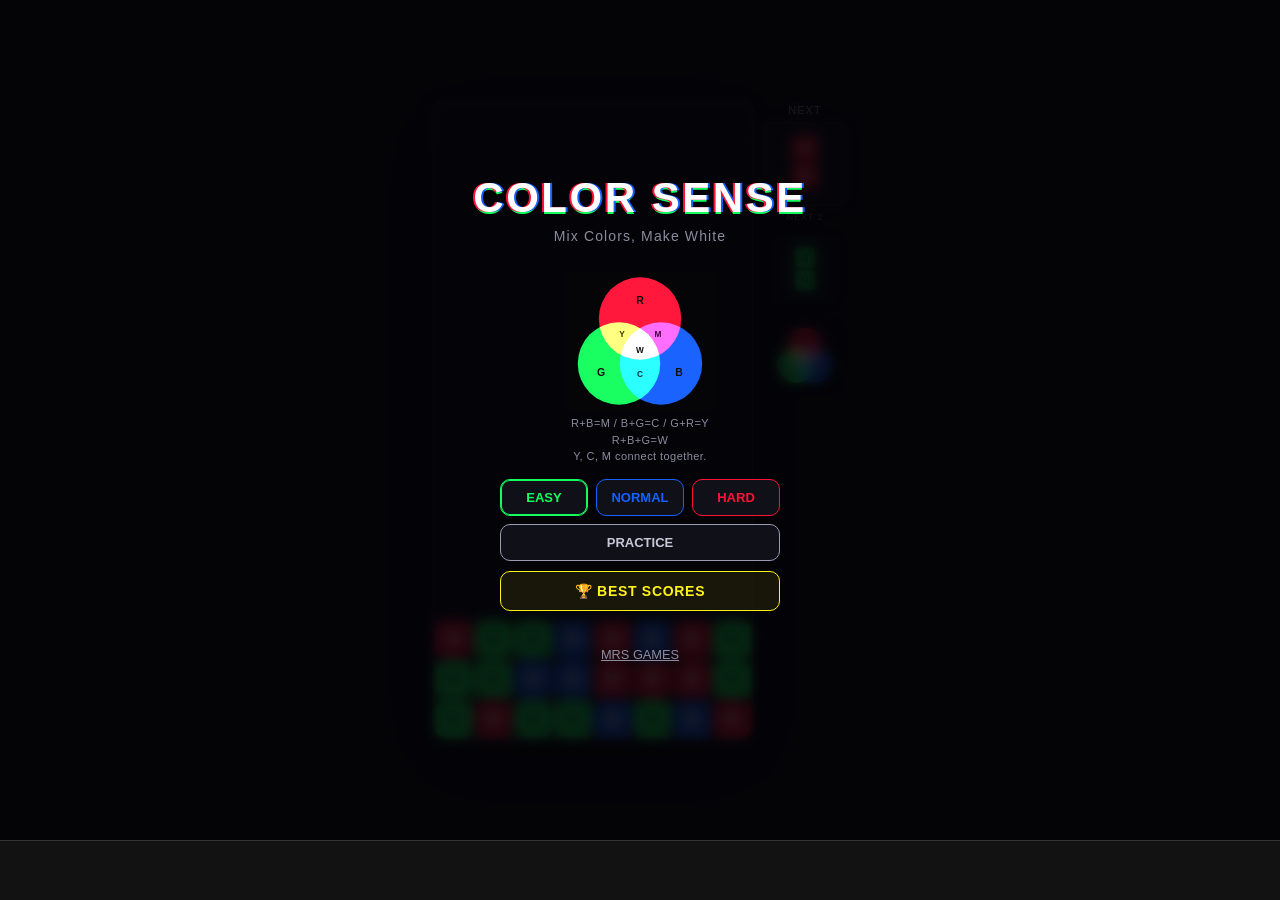
<file: color-sense/index.html>
<!DOCTYPE html>
<html lang="en">
<head>
<meta charset="UTF-8">
<meta name="viewport" content="width=device-width, initial-scale=1.0, maximum-scale=1.0, user-scalable=no, viewport-fit=cover">
<title>Color Sense</title>
<link rel="stylesheet" href="style.css">
</head>
<body>
<div id="app">

  <div id="topbar" class="hidden">
    <div class="stat">SCORE<b id="scoreVal">0</b></div>
    <div class="btns">
      <button class="iconbtn" id="helpBtn" aria-label="Color Guide">?</button>
      <button class="iconbtn" id="soundBtn" aria-label="Toggle Sound">🔊</button>
      <button class="iconbtn" id="pauseBtn" aria-label="Pause">❚❚</button>
    </div>
  </div>

  <div id="riseMeterWrap" class="hidden">
    <div id="riseMeterTrack">
      <div id="riseMeterMask"></div>
    </div>
    <div id="riseMeterLabel">Until Rise</div>
  </div>

  <div id="boardWrap">
    <div id="boardInner">
      <canvas id="board"></canvas>
      <div id="nextWrap">
        <div id="nextLabel">NEXT</div>
        <canvas id="next"></canvas>
        <div id="next2Label">NEXT 2</div>
        <canvas id="next2"></canvas>
        <div class="miniVenn">
          <svg viewBox="0 0 200 185" xmlns="http://www.w3.org/2000/svg">
            <rect x="0" y="0" width="200" height="185" fill="#050508"/>
            <circle cx="100" cy="62" r="55" fill="#ff1236" style="mix-blend-mode:screen"/>
            <circle cx="72" cy="122" r="55" fill="#14ff5c" style="mix-blend-mode:screen"/>
            <circle cx="128" cy="122" r="55" fill="#1560ff" style="mix-blend-mode:screen"/>
            <g font-family="-apple-system,sans-serif" font-weight="700" text-anchor="middle">
              <text x="100" y="42" font-size="14" fill="#111">R</text>
              <text x="48" y="138" font-size="14" fill="#111">G</text>
              <text x="152" y="138" font-size="14" fill="#111">B</text>
              <text x="76" y="86" font-size="11" fill="#3a3300">Y</text>
              <text x="124" y="86" font-size="11" fill="#3a0033">M</text>
              <text x="100" y="140" font-size="11" fill="#00323a">C</text>
              <text x="100" y="108" font-size="11" fill="#111">W</text>
            </g>
          </svg>
        </div>
      </div>
    </div>

    <!-- Title Screen -->
    <div class="overlay" id="titleScreen">
      <h1 class="title">COLOR SENSE</h1>
      <p class="subtitle">Mix Colors, Make White</p>

      <div class="vennWrap">
        <svg viewBox="0 0 200 185" xmlns="http://www.w3.org/2000/svg">
          <rect x="0" y="0" width="200" height="185" fill="#050508"/>
          <circle cx="100" cy="62" r="55" fill="#ff1236" style="mix-blend-mode:screen"/>
          <circle cx="72" cy="122" r="55" fill="#14ff5c" style="mix-blend-mode:screen"/>
          <circle cx="128" cy="122" r="55" fill="#1560ff" style="mix-blend-mode:screen"/>
          <g font-family="-apple-system,sans-serif" font-weight="700" text-anchor="middle">
            <text x="100" y="42" font-size="14" fill="#111">R</text>
            <text x="48" y="138" font-size="14" fill="#111">G</text>
            <text x="152" y="138" font-size="14" fill="#111">B</text>
            <text x="76" y="86" font-size="11" fill="#3a3300">Y</text>
            <text x="124" y="86" font-size="11" fill="#3a0033">M</text>
            <text x="100" y="140" font-size="11" fill="#00323a">C</text>
            <text x="100" y="108" font-size="11" fill="#111">W</text>
          </g>
        </svg>
        <div class="vennCaption">
          R+B=M / B+G=C / G+R=Y<br>
          R+B+G=W<br>
          Y, C, M connect together.
        </div>
      </div>

      <div class="diffContainer">
        <div class="diffRow">
          <button class="diffbtn active" data-diff="EASY">EASY</button>
          <button class="diffbtn" data-diff="NORMAL">NORMAL</button>
          <button class="diffbtn" data-diff="HARD">HARD</button>
        </div>
        <button class="diffbtn" data-diff="PRACTICE">PRACTICE</button>
        <button class="bestScoresBtn" id="bestScoresBtn">🏆 BEST SCORES</button>
      </div>

      <div class="mrs-games-link-container">
        <a href="https://mrs-games.pages.dev" target="_blank" rel="noopener noreferrer" class="mrs-games-link">MRS GAMES</a>
      </div>
    </div>

    <!-- Best Scores Screen -->
    <div class="overlay hidden" id="bestScoresScreen">
      <p class="dim" style="letter-spacing:.1em; font-weight:700;">TOP 5 SCORES</p>
      
      <div class="scoreTabRow">
        <button class="tabbtn active" data-tab="EASY">EASY</button>
        <button class="tabbtn" data-tab="NORMAL">NORMAL</button>
        <button class="tabbtn" data-tab="HARD">HARD</button>
        <button class="tabbtn" data-tab="PRACTICE">PRACTICE</button>
      </div>

      <div class="scoreList" id="scoreListContainer">
        <!-- JSでスコア行を動的生成 -->
      </div>

      <button class="ghostbtn" id="scoresCloseBtn">Close</button>
    </div>

    <!-- How to Play (Guide) Screen -->
    <div class="overlay hidden" id="helpScreen">
      <p class="dim" style="letter-spacing:.1em;">PRIMARY LIGHT COLORS & RULES</p>
      <div class="vennWrap">
        <svg viewBox="0 0 200 185" xmlns="http://www.w3.org/2000/svg">
          <rect x="0" y="0" width="200" height="185" fill="#050508"/>
          <circle cx="100" cy="62" r="55" fill="#ff1236" style="mix-blend-mode:screen"/>
          <circle cx="72" cy="122" r="55" fill="#14ff5c" style="mix-blend-mode:screen"/>
          <circle cx="128" cy="122" r="55" fill="#1560ff" style="mix-blend-mode:screen"/>
          <g font-family="-apple-system,sans-serif" font-weight="700" text-anchor="middle">
            <text x="100" y="42" font-size="14" fill="#111">R</text>
            <text x="48" y="138" font-size="14" fill="#111">G</text>
            <text x="152" y="138" font-size="14" fill="#111">B</text>
            <text x="76" y="86" font-size="11" fill="#3a3300">Y</text>
            <text x="124" y="86" font-size="11" fill="#3a0033">M</text>
            <text x="100" y="140" font-size="11" fill="#00323a">C</text>
            <text x="100" y="108" font-size="11" fill="#111">W</text>
          </g>
        </svg>
        <div class="vennCaption">
          R+B=M / B+G=C / G+R=Y<br>
          R+B+G=W<br>
          Y, C, M connect together.
        </div>
      </div>
      <button class="ghostbtn" id="helpCloseBtn">Close</button>
    </div>

    <!-- Pause Screen -->
    <div class="overlay hidden" id="pauseScreen">
      <p class="dim" style="font-size:20px;letter-spacing:.1em;">PAUSED</p>
      <button class="primarybtn" id="resumeBtn">Resume</button>
      <button class="ghostbtn" id="quitBtn">Quit to Title</button>
    </div>

    <!-- Game Over Screen -->
    <div class="overlay hidden" id="gameOverScreen">
      <p class="dim" style="letter-spacing:.1em;">GAME OVER</p>
      <div id="newBestTag" class="newBestTag hidden">NEW BEST!</div>
      <div class="bignum" id="finalScore">0</div>
      <div class="dim" style="margin-top:-10px;">MAX CHAIN: <span id="maxChainVal" style="color:var(--c); font-weight:700;">0</span></div>
      <div class="dim" style="margin-top:-6px;">BEST: <span id="gameOverBestVal">0</span></div>
      <button class="primarybtn" id="retryBtn">Retry</button>
      <button class="ghostbtn" id="titleBtn">Title</button>
    </div>
  </div>

</div>

<!-- ========================================
     固定広告
======================================== -->
<div class="ad-banner">
  <div style="max-width: 100%;">
    <!-- admax -->
    <script src="https://adm.shinobi.jp/s/8a495d941206bf0c34aff9559f8d2cea"></script>
    <!-- admax -->
  </div>
</div>

<script src="script.js"></script>
</body>
</html>
</file>
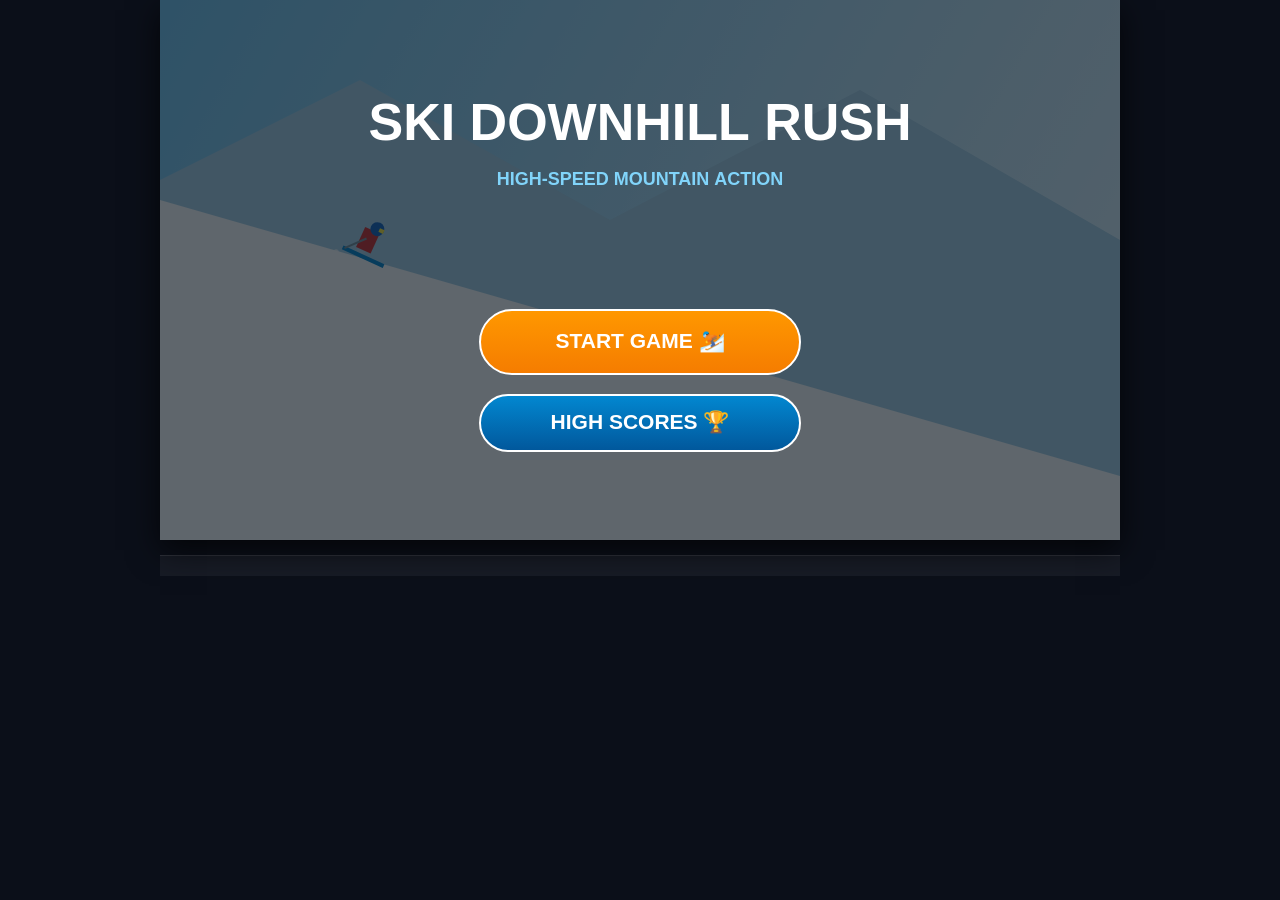
<file: downhill rush/index.html>
<!DOCTYPE html>
<html lang="ja">
<head>
    <meta charset="UTF-8">
    <meta name="viewport" content="width=device-width, initial-scale=1.0, maximum-scale=1.0, user-scalable=no, viewport-fit=cover">
    <title>Ski Downhill Rush</title>
    <style>
        * {
            box-sizing: border-box;
            margin: 0;
            padding: 0;
            user-select: none;
            -webkit-user-select: none;
            touch-action: manipulation;
        }
        body, html {
            width: 100%;
            height: 100%;
            overflow-x: hidden;
            background-color: #0b0f19;
            font-family: 'Segoe UI', Tahoma, Geneva, Verdana, sans-serif;
            display: flex;
            flex-direction: column;
            justify-content: flex-start;
            align-items: center;
        }
        #main-wrapper {
            width: 100%;
            max-width: 960px;
            display: flex;
            flex-direction: column;
            align-items: center;
        }
        #game-container {
            position: relative;
            width: 100%;
            aspect-ratio: 16 / 9;
            background-color: #75c6f1;
            box-shadow: 0 10px 30px rgba(0, 0, 0, 0.7);
            border-radius: 0;
            overflow: hidden;
        }
        canvas {
            width: 100%;
            height: 100%;
            display: block;
        }
        #ad-container {
            width: 100%;
            margin-top: 15px;
            padding: 10px 0;
            display: flex;
            justify-content: center;
            align-items: center;
            background-color: rgba(255, 255, 255, 0.05);
            border-top: 1px solid rgba(255, 255, 255, 0.1);
        }
    </style>
</head>
<body>

<div id="main-wrapper">
    <div id="game-container">
        <canvas id="gameCanvas"></canvas>
    </div>

    <!-- admax -->
    <div id="ad-container">
        <script src="https://adm.shinobi.jp/s/8a495d941206bf0c34aff9559f8d2cea"></script>
    </div>
    <!-- admax -->
</div>

<script>
// サウンドコントローラー (Web Audio API)
class SoundController {
    constructor() {
        this.ctx = null;
    }

    init() {
        if (!this.ctx) {
            this.ctx = new (window.AudioContext || window.webkitAudioContext)();
        }
    }

    playJump() {
        if (!this.ctx) return;
        const osc = this.ctx.createOscillator();
        const gain = this.ctx.createGain();
        osc.type = 'sine';
        osc.frequency.setValueAtTime(200, this.ctx.currentTime);
        osc.frequency.exponentialRampToValueAtTime(500, this.ctx.currentTime + 0.15);
        gain.gain.setValueAtTime(0.3, this.ctx.currentTime);
        gain.gain.exponentialRampToValueAtTime(0.01, this.ctx.currentTime + 0.15);
        osc.connect(gain);
        gain.connect(this.ctx.destination);
        osc.start();
        osc.stop(this.ctx.currentTime + 0.15);
    }

    playBigJump() {
        if (!this.ctx) return;
        const osc = this.ctx.createOscillator();
        const gain = this.ctx.createGain();
        osc.type = 'triangle';
        osc.frequency.setValueAtTime(150, this.ctx.currentTime);
        osc.frequency.exponentialRampToValueAtTime(850, this.ctx.currentTime + 0.5);
        gain.gain.setValueAtTime(0.4, this.ctx.currentTime);
        gain.gain.exponentialRampToValueAtTime(0.01, this.ctx.currentTime + 0.5);
        osc.connect(gain);
        gain.connect(this.ctx.destination);
        osc.start();
        osc.stop(this.ctx.currentTime + 0.5);
    }

    playFlap() {
        if (!this.ctx) return;
        const osc = this.ctx.createOscillator();
        const gain = this.ctx.createGain();
        osc.type = 'sine';
        osc.frequency.setValueAtTime(400, this.ctx.currentTime);
        osc.frequency.exponentialRampToValueAtTime(600, this.ctx.currentTime + 0.08);
        gain.gain.setValueAtTime(0.25, this.ctx.currentTime);
        gain.gain.exponentialRampToValueAtTime(0.01, this.ctx.currentTime + 0.08);
        osc.connect(gain);
        gain.connect(this.ctx.destination);
        osc.start();
        osc.stop(this.ctx.currentTime + 0.08);
    }

    playLanding() {
        if (!this.ctx) return;
        const osc = this.ctx.createOscillator();
        const gain = this.ctx.createGain();
        osc.type = 'triangle';
        osc.frequency.setValueAtTime(200, this.ctx.currentTime);
        osc.frequency.exponentialRampToValueAtTime(80, this.ctx.currentTime + 0.2);
        gain.gain.setValueAtTime(0.3, this.ctx.currentTime);
        gain.gain.exponentialRampToValueAtTime(0.01, this.ctx.currentTime + 0.2);
        osc.connect(gain);
        gain.connect(this.ctx.destination);
        osc.start();
        osc.stop(this.ctx.currentTime + 0.2);
    }

    playCrash() {
        if (!this.ctx) return;
        const osc = this.ctx.createOscillator();
        const gain = this.ctx.createGain();
        osc.type = 'sawtooth';
        osc.frequency.setValueAtTime(150, this.ctx.currentTime);
        osc.frequency.exponentialRampToValueAtTime(30, this.ctx.currentTime + 0.4);
        gain.gain.setValueAtTime(0.5, this.ctx.currentTime);
        gain.gain.exponentialRampToValueAtTime(0.01, this.ctx.currentTime + 0.4);
        osc.connect(gain);
        gain.connect(this.ctx.destination);
        osc.start();
        osc.stop(this.ctx.currentTime + 0.4);
    }

    playNpcFall() {
        if (!this.ctx) return;
        const osc = this.ctx.createOscillator();
        const gain = this.ctx.createGain();
        osc.type = 'sawtooth';
        osc.frequency.setValueAtTime(300, this.ctx.currentTime);
        osc.frequency.exponentialRampToValueAtTime(60, this.ctx.currentTime + 0.4);
        gain.gain.setValueAtTime(0.3, this.ctx.currentTime);
        gain.gain.exponentialRampToValueAtTime(0.01, this.ctx.currentTime + 0.4);
        osc.connect(gain);
        gain.connect(this.ctx.destination);
        osc.start();
        osc.stop(this.ctx.currentTime + 0.4);
    }

    playNewRecord() {
        if (!this.ctx) return;
        const now = this.ctx.currentTime;
        const osc = this.ctx.createOscillator();
        const gain = this.ctx.createGain();
        osc.type = 'sine';
        osc.frequency.setValueAtTime(523.25, now);
        osc.frequency.setValueAtTime(659.25, now + 0.1);
        osc.frequency.setValueAtTime(783.99, now + 0.2);
        osc.frequency.setValueAtTime(1046.50, now + 0.3);
        gain.gain.setValueAtTime(0.3, now);
        gain.gain.exponentialRampToValueAtTime(0.01, now + 0.6);
        osc.connect(gain);
        gain.connect(this.ctx.destination);
        osc.start(now);
        osc.stop(now + 0.6);
    }
}

const sounds = new SoundController();

// キャンバス初期化
const canvas = document.getElementById('gameCanvas');
const ctx = canvas.getContext('2d');

const BASE_WIDTH = 960;
const BASE_HEIGHT = 540;
canvas.width = BASE_WIDTH;
canvas.height = BASE_HEIGHT;

// 静的背景グラデーション
const skyGrad = ctx.createLinearGradient(0, 0, BASE_WIDTH, BASE_HEIGHT);
skyGrad.addColorStop(0, '#75c6f1');
skyGrad.addColorStop(0.6, '#bce3f7');
skyGrad.addColorStop(1, '#e8f5fb');

// 坂の基本角度
const SLOPE_ANGLE = 0.28;
const SLOPE_COS = Math.cos(SLOPE_ANGLE);
const SLOPE_SIN = Math.sin(SLOPE_ANGLE);

// ゲーム状態
const STATE = {
    TITLE: 'title',
    HIGHSCORE_MODAL: 'high_score_modal',
    PLAYING: 'playing',
    BIG_JUMPING: 'big_jumping',
    GAMEOVER: 'gameover'
};

let gameState = STATE.TITLE;

// ベース滑走スピード
const BASE_SPEED = 7.0;
let speed = BASE_SPEED;

let distance = 0;
let totalJumpDistance = 0;
let lastJumpDist = 0;
let jumpHistory = [];
let feedbackText = '';
let feedbackTimer = 0;
let isNewHighScore = false;

// 大ジャンプ進行管理
let completedBigJumps = 0;
let lastLandingDistance = 0;

// プレイヤー設定
const PLAYER_X = 200;
const player = {
    slopeX: PLAYER_X,
    airOffset: 0,
    vAir: 0,
    gravity: 0.65,
    jumpPower: -11.0,
    isJumping: false,
    
    slowFallTicks: 0,
    tapCountInAir: 0,

    isFallingInHole: false,
    fallX: PLAYER_X,
    fallY: 0
};

// ハイスコアデータ
let highScoreData = {
    totalScore: 0,
    bestDistance: 0,
    bestJumpBonus: 0
};

function loadHighScore() {
    try {
        if (window.mySkiHighScore) {
            highScoreData = window.mySkiHighScore;
        }
    } catch(e) {}
}

function saveHighScore(total, dist, jump) {
    highScoreData = {
        totalScore: total,
        bestDistance: dist,
        bestJumpBonus: jump
    };
    try {
        window.mySkiHighScore = highScoreData;
    } catch(e) {}
}

loadHighScore();

const SLOPE_ORIGIN_Y = 200;

function getSlopeY(x) {
    return SLOPE_ORIGIN_Y + x * Math.tan(SLOPE_ANGLE);
}

// UIボタン
const buttons = {
    startBtn: { x: BASE_WIDTH / 2 - 160, y: 310, w: 320, h: 64 },
    highScoreBtn: { x: BASE_WIDTH / 2 - 160, y: 395, w: 320, h: 56 },
    closeModalBtn: { x: BASE_WIDTH / 2 - 110, y: 410, w: 220, h: 52 },
    restartBtn: { x: BASE_WIDTH / 2 - 160, y: 390, w: 320, h: 56 },
    titleBtn: { x: BASE_WIDTH / 2 - 160, y: 458, w: 320, h: 50 }
};

function isPointInRect(px, py, rect) {
    return px >= rect.x && px <= rect.x + rect.w && py >= rect.y && py <= rect.y + rect.h;
}

function getCanvasCoords(e) {
    const rect = canvas.getBoundingClientRect();
    let clientX = e.clientX;
    let clientY = e.clientY;

    if (e.touches && e.touches.length > 0) {
        clientX = e.touches[0].clientX;
        clientY = e.touches[0].clientY;
    }

    const x = (clientX - rect.left) * (BASE_WIDTH / rect.width);
    const y = (clientY - rect.top) * (BASE_HEIGHT / rect.height);
    return { x, y };
}

// 雪パーティクル
let particles = [];

function createSnowSpray(x, y, count = 10) {
    for (let i = 0; i < count; i++) {
        particles.push({
            x: x,
            y: y,
            vx: (Math.random() - 0.5) * 5 - speed * 0.3 * SLOPE_COS,
            vy: (Math.random() - 0.5) * 5 - speed * 0.3 * SLOPE_SIN,
            life: 1.0,
            size: Math.random() * 4 + 2
        });
    }
}

let obstacles = [];
let spawnTimer = 0;
let nextRampTargetDistance = 1000;

// 入力ハンドラ
function handleInput(e) {
    if (e) e.preventDefault();
    sounds.init();

    const pt = getCanvasCoords(e);

    if (gameState === STATE.TITLE) {
        if (isPointInRect(pt.x, pt.y, buttons.startBtn)) {
            resetGame();
            gameState = STATE.PLAYING;
        } else if (isPointInRect(pt.x, pt.y, buttons.highScoreBtn)) {
            gameState = STATE.HIGHSCORE_MODAL;
        }
        return;
    }

    if (gameState === STATE.HIGHSCORE_MODAL) {
        if (isPointInRect(pt.x, pt.y, buttons.closeModalBtn)) {
            gameState = STATE.TITLE;
        }
        return;
    }

    if (gameState === STATE.GAMEOVER) {
        if (isPointInRect(pt.x, pt.y, buttons.restartBtn)) {
            resetGame();
            gameState = STATE.PLAYING;
        } else if (isPointInRect(pt.x, pt.y, buttons.titleBtn)) {
            gameState = STATE.TITLE;
        }
        return;
    }

    if (player.isFallingInHole) return;

    if (gameState === STATE.PLAYING) {
        if (!player.isJumping) {
            player.vAir = player.jumpPower;
            player.isJumping = true;
            player.tapCountInAir = 0;
            player.slowFallTicks = 0;
            sounds.playJump();
            createSnowSpray(player.slopeX, getSlopeY(player.slopeX), 12);
        } else {
            player.slowFallTicks = 16;
            player.tapCountInAir++;

            if (player.vAir > 0) {
                player.vAir *= 0.5;
            }

            sounds.playFlap();
            createSnowSpray(player.slopeX - 5, getSlopeY(player.slopeX) - player.airOffset, 4);
        }
    } else if (gameState === STATE.BIG_JUMPING) {
        player.slowFallTicks = 18;
        player.tapCountInAir++;

        if (player.vAir > 0) {
            player.vAir *= 0.5;
        }

        sounds.playFlap();
        createSnowSpray(player.slopeX - 5, getSlopeY(player.slopeX) - player.airOffset, 5);
    }
}

window.addEventListener('touchstart', handleInput, { passive: false });
window.addEventListener('mousedown', handleInput);
window.addEventListener('keydown', (e) => {
    if (e.code === 'Space') {
        if (gameState === STATE.TITLE) {
            resetGame();
            gameState = STATE.PLAYING;
        } else if (gameState === STATE.HIGHSCORE_MODAL) {
            gameState = STATE.TITLE;
        } else if (gameState === STATE.GAMEOVER) {
            resetGame();
            gameState = STATE.PLAYING;
        } else {
            handleInput(e);
        }
    }
});

function resetGame() {
    speed = BASE_SPEED;
    distance = 0;
    totalJumpDistance = 0;
    lastJumpDist = 0;
    jumpHistory = [];
    obstacles = [];
    particles = [];
    spawnTimer = 0;
    
    completedBigJumps = 0;
    lastLandingDistance = 0;
    nextRampTargetDistance = 1000;

    feedbackText = '';
    feedbackTimer = 0;
    isNewHighScore = false;
    player.slopeX = PLAYER_X;
    player.airOffset = 0;
    player.vAir = 0;
    player.isJumping = false;
    player.slowFallTicks = 0;
    player.tapCountInAir = 0;
    player.isFallingInHole = false;
    player.fallX = PLAYER_X;
    player.fallY = 0;
}

function createHoleObstacle(spawnDist) {
    const holeWidth = 70 + Math.random() * 35;
    return { type: 'hole', dist: spawnDist, w: holeWidth };
}

// 障害物生成ロジック
function updateSpawns() {
    if (player.isFallingInHole) return;

    spawnTimer += speed;

    if (distance >= nextRampTargetDistance) {
        const spawnDist = 1100;
        obstacles.push({ type: 'ramp', dist: spawnDist, w: 100, h: 45, triggered: false });
        nextRampTargetDistance = 99999999;
        spawnTimer = -200;
        return;
    }

    const currentDist = distance;
    if (Math.abs(currentDist - nextRampTargetDistance) < 15) {
        return;
    }

    const minSpawnInterval = 420;
    const randomExtraInterval = 180;

    if (spawnTimer > minSpawnInterval + Math.random() * randomExtraInterval) {
        spawnTimer = 0;
        const spawnDist = 1100;

        const canHole = distance >= 500;
        const canTreeNormal = completedBigJumps >= 1;
        const canSkier = completedBigJumps >= 1 && (distance - lastLandingDistance >= 500);
        const canTreeTall = completedBigJumps >= 2;
        const canHoleLandslide = completedBigJumps >= 2 && (distance - lastLandingDistance >= 500);

        let candidates = ['snowman'];

        // 500m以降、時々（約30%の確率で）連続雪だるまも選択可能に
        if (distance >= 500 && Math.random() < 0.3) candidates.push('snowman_multi');
        if (canHole) candidates.push('hole');
        if (canTreeNormal) candidates.push('tree_normal');
        if (canSkier) candidates.push('skier');
        if (canTreeTall) candidates.push('tree_tall');
        if (canHoleLandslide) candidates.push('hole_landslide');

        const chosen = candidates[Math.floor(Math.random() * candidates.length)];

        if (chosen === 'snowman') {
            obstacles.push({ type: 'snowman', dist: spawnDist, w: 38, h: 48 });
        } else if (chosen === 'snowman_multi') {
            const snowCount = Math.random() < 0.6 ? 2 : 3;
            for (let k = 0; k < snowCount; k++) {
                obstacles.push({ type: 'snowman', dist: spawnDist + (k * 45), w: 38, h: 48 });
            }
        } else if (chosen === 'hole' || chosen === 'hole_landslide') {
            obstacles.push(createHoleObstacle(spawnDist));
        } else if (chosen === 'tree_normal') {
            obstacles.push({ type: 'tree', dist: spawnDist, w: 48, h: 75, isTall: false });
        } else if (chosen === 'skier') {
            obstacles.push({ type: 'skier', dist: spawnDist, w: 40, h: 58, relSpeed: 2.0, falling: false, fallY: 0 });
        } else if (chosen === 'tree_tall') {
            obstacles.push({ type: 'tree', dist: spawnDist, w: 58, h: 110, isTall: true });
        }
    }
}

function triggerBigJump(rampObs) {
    if (rampObs.triggered) return;
    rampObs.triggered = true;

    gameState = STATE.BIG_JUMPING;
    player.vAir = -15;
    player.airOffset = 10;
    player.slowFallTicks = 0;
    player.tapCountInAir = 0;
    lastJumpDist = 0;

    sounds.playBigJump();
}

function update() {
    if (gameState === STATE.TITLE || gameState === STATE.HIGHSCORE_MODAL) {
        distance += 0.5;
        if (Math.random() < 0.2) {
            createSnowSpray(PLAYER_X - 10, getSlopeY(PLAYER_X), 1);
        }
        updateParticles();
        return;
    }

    if (gameState === STATE.PLAYING || gameState === STATE.BIG_JUMPING) {
        distance += speed * 0.12;

        updateSpawns();

        const holes = obstacles.filter(o => o.type === 'hole');

        for (let i = obstacles.length - 1; i >= 0; i--) {
            let obs = obstacles[i];
            
            if (obs.type === 'skier') {
                if (!obs.falling) {
                    obs.dist -= (speed - obs.relSpeed);

                    for (let h of holes) {
                        const holeLeft = h.dist - h.w / 2;
                        const holeRight = h.dist + h.w / 2;
                        if (obs.dist >= holeLeft && obs.dist <= holeRight) {
                            obs.falling = true;
                            sounds.playNpcFall();
                            break;
                        }
                    }
                } else {
                    obs.fallY += 10;
                    obs.dist -= speed * 0.5;
                }
            } else {
                obs.dist -= speed;
            }

            const ox = obs.dist;
            const px = player.slopeX;

            if (!player.isFallingInHole && obs.type === 'hole') {
                const holeLeft = ox - obs.w * 0.35;
                const holeRight = ox + obs.w * 0.35;

                if (px >= holeLeft && px <= holeRight && player.airOffset <= 5) {
                    player.isFallingInHole = true;
                    player.fallX = px;
                    player.fallY = 0;
                    sounds.playNpcFall();
                }
            } else if (!player.isFallingInHole && obs.type === 'ramp') {
                const rampStart = ox - obs.w / 2;
                const rampTip = ox + obs.w / 2;

                if (px >= rampStart && px <= rampTip) {
                    if (player.airOffset < 30 && !obs.triggered) {
                        triggerBigJump(obs);
                    }
                }
            } else if (!player.isFallingInHole && obs.type === 'skier') {
                if (!obs.falling && Math.abs(ox - px) < 28) {
                    if (player.airOffset < obs.h * 0.7) {
                        gameOver();
                    }
                }
            } else if (!player.isFallingInHole && Math.abs(ox - px) < 28) {
                if (player.airOffset < obs.h * 0.72) {
                    gameOver();
                }
            }

            if (obs.dist < -200 || (obs.falling && obs.fallY > BASE_HEIGHT)) {
                obstacles.splice(i, 1);
            }
        }
    }

    if (player.isFallingInHole) {
        player.fallY += 11;
        player.fallX -= speed * 0.4;

        const currentDisplayY = getSlopeY(player.fallX) + player.fallY;

        if (currentDisplayY > BASE_HEIGHT + 80) {
            gameOver();
            return;
        }
    }

    // 通常ジャンプ物理
    if (gameState === STATE.PLAYING && !player.isFallingInHole) {
        if (player.isJumping) {
            let currentGravity = player.gravity * 0.65;
            
            if (player.slowFallTicks > 0 && player.vAir >= 0) {
                currentGravity *= 0.15;
                player.slowFallTicks--;
            } else if (player.slowFallTicks > 0 && player.vAir < 0) {
                player.slowFallTicks--;
            }

            player.vAir += currentGravity;
            player.airOffset -= player.vAir;

            if (player.airOffset <= 0) {
                createSnowSpray(player.slopeX, getSlopeY(player.slopeX), 15);
                sounds.playLanding();
                player.airOffset = 0;
                player.vAir = 0;
                player.isJumping = false;
                player.slowFallTicks = 0;
            }
        } else {
            if (Math.random() < 0.4) {
                createSnowSpray(player.slopeX - 10, getSlopeY(player.slopeX), 2);
            }
        }

    } else if (gameState === STATE.BIG_JUMPING && !player.isFallingInHole) {
        // 大ジャンプ物理
        let currentGravity = player.gravity * 0.35;
        if (player.slowFallTicks > 0 && player.vAir >= 0) {
            currentGravity *= 0.15;
            player.slowFallTicks--;
        } else if (player.slowFallTicks > 0 && player.vAir < 0) {
            player.slowFallTicks--;
        }

        player.vAir += currentGravity;
        player.airOffset -= player.vAir;

        if (player.airOffset > 320) {
            player.airOffset = 320;
            if (player.vAir < 0) player.vAir = 0;
        }

        lastJumpDist += Math.floor(speed * 0.6) + (player.slowFallTicks > 0 ? 1 : 0);

        if (player.airOffset <= 0) {
            player.airOffset = 0;
            player.vAir = 0;
            gameState = STATE.PLAYING;

            createSnowSpray(player.slopeX, getSlopeY(player.slopeX), 30);
            sounds.playLanding();

            jumpHistory.push(lastJumpDist);
            totalJumpDistance += lastJumpDist;

            completedBigJumps++;
            lastLandingDistance = distance;
            nextRampTargetDistance = distance + 1000;

            feedbackText = `BIG JUMP #${jumpHistory.length}: +${lastJumpDist}m!`;
            feedbackTimer = 60;
        }
    }

    if (feedbackTimer > 0) feedbackTimer--;

    updateParticles();
}

function updateParticles() {
    for (let i = particles.length - 1; i >= 0; i--) {
        let p = particles[i];
        p.x += p.vx;
        p.y += p.vy;
        p.life -= 0.03;
        if (p.life <= 0) particles.splice(i, 1);
    }
}

function gameOver() {
    sounds.playCrash();
    createSnowSpray(player.slopeX, getSlopeY(player.slopeX), 40);
    player.isFallingInHole = false;
    gameState = STATE.GAMEOVER;

    const currentTotalScore = Math.floor(distance) + totalJumpDistance;
    if (currentTotalScore > highScoreData.totalScore) {
        isNewHighScore = true;
        saveHighScore(currentTotalScore, Math.floor(distance), totalJumpDistance);
        sounds.playNewRecord();
    }
}

// 描画メイン関数
function render() {
    ctx.fillStyle = skyGrad;
    ctx.fillRect(0, 0, BASE_WIDTH, BASE_HEIGHT);

    // 山並み
    ctx.fillStyle = '#a9d2e9';
    ctx.beginPath();
    ctx.moveTo(0, 180);
    ctx.lineTo(200, 80);
    ctx.lineTo(450, 220);
    ctx.lineTo(700, 90);
    ctx.lineTo(960, 240);
    ctx.lineTo(960, BASE_HEIGHT);
    ctx.lineTo(0, BASE_HEIGHT);
    ctx.fill();

    const sortedObs = [...obstacles].sort((a, b) => a.dist - b.dist);

    sortedObs.forEach(obs => {
        if (obs.type === 'ramp') {
            const rStart = obs.dist - obs.w / 2;
            ctx.strokeStyle = '#2b384a';
            ctx.lineWidth = 2;
            ctx.beginPath();
            ctx.moveTo(rStart, getSlopeY(rStart));
            ctx.lineTo(rStart, BASE_HEIGHT + 100);
            ctx.stroke();
        }
    });

    ctx.fillStyle = '#ffffff';
    ctx.strokeStyle = '#2b384a';
    ctx.lineWidth = 2;

    let currentX = -100;

    sortedObs.forEach(obs => {
        if (obs.type === 'hole') {
            const hLeft = obs.dist - obs.w / 2;
            const hRight = obs.dist + obs.w / 2;

            if (hLeft > currentX) {
                drawSlopeBlock(currentX, hLeft);
            }
            currentX = Math.max(currentX, hRight);

        } else if (obs.type === 'ramp') {
            const rStart = obs.dist - obs.w / 2;
            const rEnd = obs.dist + obs.w / 2;

            if (rStart > currentX) {
                drawSlopeBlock(currentX, rStart);
            }
            drawRampBlock(rStart, rEnd, obs.h);
            currentX = Math.max(currentX, rEnd);
        }
    });

    if (currentX < BASE_WIDTH + 100) {
        drawSlopeBlock(currentX, BASE_WIDTH + 100);
    }

    function drawSlopeBlock(x1, x2) {
        const y1 = getSlopeY(x1);
        const y2 = getSlopeY(x2);

        ctx.beginPath();
        ctx.moveTo(x1, y1);
        ctx.lineTo(x2, y2);
        ctx.lineTo(x2, BASE_HEIGHT + 100);
        ctx.lineTo(x1, BASE_HEIGHT + 100);
        ctx.closePath();
        ctx.fill();

        ctx.beginPath();
        ctx.moveTo(x1, y1);
        ctx.lineTo(x1, BASE_HEIGHT + 100);
        ctx.moveTo(x2, y2);
        ctx.lineTo(x2, BASE_HEIGHT + 100);
        ctx.stroke();

        ctx.fillStyle = 'rgba(150, 180, 200, 0.15)';
        ctx.fillRect(x1, y1 + 5, 4, BASE_HEIGHT);
        ctx.fillRect(x2 - 4, y2 + 5, 4, BASE_HEIGHT);
        ctx.fillStyle = '#ffffff';
    }

    function drawRampBlock(x1, x2, height) {
        const y1 = getSlopeY(x1);
        const y2 = getSlopeY(x2);

        ctx.beginPath();
        ctx.moveTo(x1, y1);

        const cp1x = x1 + (x2 - x1) * 0.5;
        const cp1y = y1 + (y2 - y1) * 0.5;
        const cp2x = x1 + (x2 - x1) * 0.8;
        const cp2y = y2 - height * 0.2;

        ctx.bezierCurveTo(cp1x, cp1y, cp2x, cp2y, x2, y2 - height);
        ctx.lineTo(x2, BASE_HEIGHT + 100);
        ctx.lineTo(x1, BASE_HEIGHT + 100);
        ctx.closePath();
        ctx.fill();

        ctx.beginPath();
        ctx.moveTo(x1, y1);
        ctx.bezierCurveTo(cp1x, cp1y, cp2x, cp2y, x2, y2 - height);
        ctx.lineTo(x2, BASE_HEIGHT + 100);
        ctx.stroke();

        ctx.fillStyle = '#ffffff';
    }

    // スピードライン
    if (gameState === STATE.PLAYING || gameState === STATE.BIG_JUMPING) {
        ctx.strokeStyle = 'rgba(255, 255, 255, 0.6)';
        ctx.lineWidth = 2;
        for (let i = 0; i < 5; i++) {
            let lx = (Date.now() * (speed * 0.2) + i * 180) % (BASE_WIDTH + 200) - 100;
            let ly = getSlopeY(lx) - Math.random() * 200;
            ctx.beginPath();
            ctx.moveTo(lx, ly);
            ctx.lineTo(lx - 30 * SLOPE_COS, ly - 30 * SLOPE_SIN);
            ctx.stroke();
        }
    }

    // 木・雪だるま・スキー客
    obstacles.forEach(obs => {
        if (obs.type === 'hole' || obs.type === 'ramp') return;

        const ox = obs.dist;
        const oy = getSlopeY(ox) + (obs.falling ? obs.fallY : 0);

        ctx.save();
        ctx.translate(ox, oy);
        ctx.rotate(SLOPE_ANGLE + (obs.falling ? 0.4 : 0));

        if (obs.type === 'tree') {
            const trunkW = obs.isTall ? 10 : 8;
            const trunkH = obs.isTall ? 18 : 14;
            ctx.fillStyle = '#5d4037';
            ctx.fillRect(-trunkW / 2, -trunkH, trunkW, trunkH);
            ctx.fillStyle = obs.isTall ? '#1b5e20' : '#2e7d32';
            ctx.beginPath();
            ctx.moveTo(-obs.w / 2, -trunkH);
            ctx.lineTo(0, -obs.h);
            ctx.lineTo(obs.w / 2, -trunkH);
            ctx.fill();
        } else if (obs.type === 'snowman') {
            ctx.fillStyle = '#e0f7fa';
            ctx.beginPath();
            ctx.arc(0, -14, 15, 0, Math.PI * 2);
            ctx.fill();
            ctx.beginPath();
            ctx.arc(0, -34, 10, 0, Math.PI * 2);
            ctx.fill();
            ctx.fillStyle = '#ff6d00';
            ctx.fillRect(2, -36, 8, 3);
            ctx.fillStyle = '#263238';
            ctx.fillRect(-8, -44, 16, 3);
            ctx.fillRect(-5, -52, 10, 8);
        } else if (obs.type === 'skier') {
            ctx.fillStyle = '#ffb300';
            ctx.fillRect(-10, -40, 20, 26);
            ctx.fillStyle = '#212121';
            ctx.beginPath();
            ctx.arc(0, -45, 8, 0, Math.PI * 2);
            ctx.fill();
            ctx.strokeStyle = '#d32f2f';
            ctx.lineWidth = 4;
            ctx.beginPath();
            ctx.moveTo(-20, -2);
            ctx.lineTo(25, -2);
            ctx.stroke();

            if (obs.falling) {
                ctx.fillStyle = '#ff1744';
                ctx.font = 'bold 18px sans-serif';
                ctx.fillText('AAAAH!', -24, -58);
            }
        }

        ctx.restore();
    });

    // 雪しぶき
    particles.forEach(p => {
        ctx.fillStyle = `rgba(255, 255, 255, ${p.life})`;
        ctx.beginPath();
        ctx.arc(p.x, p.y, p.size, 0, Math.PI * 2);
        ctx.fill();
    });

    // プレイヤー描画
    const px = player.isFallingInHole ? player.fallX : player.slopeX;
    const py = player.isFallingInHole ? (getSlopeY(player.fallX) + player.fallY) : (getSlopeY(px) - player.airOffset);

    ctx.save();
    ctx.translate(px, py);
    const leanAngle = SLOPE_ANGLE + (player.isFallingInHole ? 0.4 : (player.airOffset > 0 ? -0.15 : 0.15));
    ctx.rotate(leanAngle);

    if (player.airOffset > 0 && !player.isFallingInHole) {
        ctx.save();
        ctx.translate(0, player.airOffset);
        ctx.fillStyle = 'rgba(0,0,0,0.2)';
        ctx.beginPath();
        ctx.ellipse(0, 0, 20, 6, 0, 0, Math.PI * 2);
        ctx.fill();
        ctx.restore();
    }

    // スキー板
    ctx.strokeStyle = '#0288d1';
    ctx.lineWidth = 4;
    ctx.beginPath();
    ctx.moveTo(-20, -2);
    ctx.lineTo(25, -2);
    ctx.stroke();

    // ウェア
    ctx.fillStyle = '#d32f2f';
    ctx.fillRect(-8, -30, 16, 22);

    // ヘルメット
    ctx.fillStyle = '#1565c0';
    ctx.beginPath();
    ctx.arc(4, -33, 7, 0, Math.PI * 2);
    ctx.fill();
    ctx.fillStyle = '#ffeb3b';
    ctx.fillRect(6, -35, 5, 4);

    // ストック
    ctx.strokeStyle = '#78909c';
    ctx.lineWidth = 2;
    ctx.beginPath();
    ctx.moveTo(-2, -20);
    ctx.lineTo(-18, -2);
    ctx.stroke();

    ctx.restore();

    // HUD（英語化）
    if (gameState === STATE.PLAYING || gameState === STATE.BIG_JUMPING) {
        if (gameState === STATE.BIG_JUMPING) {
            ctx.fillStyle = '#ff6d00';
            ctx.font = 'bold 20px sans-serif';
            ctx.textAlign = 'center';
            ctx.fillText('TAP TAP TO FLOAT! 🪂', px, py - 55);

            ctx.fillStyle = '#00e676';
            ctx.font = 'bold 16px sans-serif';
            ctx.fillText(`Air Bonus: +${lastJumpDist}m`, px, py - 30);
        }

        const uiRightX = BASE_WIDTH - 25;
        ctx.textAlign = 'right';

        ctx.fillStyle = '#0d47a1';
        ctx.font = 'bold 22px sans-serif';
        ctx.fillText(`Distance: ${Math.floor(distance)}m`, uiRightX, 38);
        ctx.fillText(`Jump Bonus: ${totalJumpDistance + (gameState === STATE.BIG_JUMPING ? lastJumpDist : 0)}m`, uiRightX, 68);

        ctx.fillStyle = '#1565c0';
        ctx.font = 'bold 15px sans-serif';
        ctx.fillText(`STAGE: ${getStageName(distance)}`, uiRightX, 98);

        if (feedbackTimer > 0) {
            ctx.fillStyle = '#ff6f00';
            ctx.font = 'bold 32px sans-serif';
            ctx.textAlign = 'center';
            ctx.fillText(feedbackText, BASE_WIDTH / 2, 110);
        }
    }

    // タイトル画面
    if (gameState === STATE.TITLE) {
        ctx.fillStyle = 'rgba(10, 20, 30, 0.65)';
        ctx.fillRect(0, 0, BASE_WIDTH, BASE_HEIGHT);

        ctx.fillStyle = '#ffffff';
        ctx.textAlign = 'center';
        ctx.font = 'bold 52px sans-serif';
        ctx.fillText('SKI DOWNHILL RUSH', BASE_WIDTH / 2, 140);

        ctx.fillStyle = '#81d4fa';
        ctx.font = 'bold 18px sans-serif';
        ctx.fillText('HIGH-SPEED MOUNTAIN ACTION', BASE_WIDTH / 2, 185);

        if (highScoreData.totalScore > 0) {
            ctx.fillStyle = '#ffd54f';
            ctx.font = 'bold 20px sans-serif';
            ctx.fillText(`BEST SCORE: ${highScoreData.totalScore} pts`, BASE_WIDTH / 2, 235);
        }

        drawButton(buttons.startBtn, '#ff9800', '#f57c00', 'START GAME ⛷️');
        drawButton(buttons.highScoreBtn, '#0288d1', '#01579b', 'HIGH SCORES 🏆');
    }

    // ハイスコアモーダル
    if (gameState === STATE.HIGHSCORE_MODAL) {
        ctx.fillStyle = 'rgba(10, 20, 30, 0.75)';
        ctx.fillRect(0, 0, BASE_WIDTH, BASE_HEIGHT);

        const modalX = BASE_WIDTH / 2 - 240;
        const modalY = 80;
        const modalW = 480;
        const modalH = 380;

        ctx.fillStyle = '#142232';
        ctx.strokeStyle = '#0288d1';
        ctx.lineWidth = 4;
        ctx.fillRect(modalX, modalY, modalW, modalH);
        ctx.strokeRect(modalX, modalY, modalW, modalH);

        ctx.fillStyle = '#ffd54f';
        ctx.textAlign = 'center';
        ctx.font = 'bold 32px sans-serif';
        ctx.fillText('RECORD BOARD 🏆', BASE_WIDTH / 2, modalY + 60);

        ctx.fillStyle = '#ffffff';
        ctx.font = 'bold 22px sans-serif';
        ctx.fillText(`TOP SCORE: ${highScoreData.totalScore} pts`, BASE_WIDTH / 2, modalY + 140);

        ctx.font = '18px sans-serif';
        ctx.fillStyle = '#b0bec5';
        ctx.fillText(`Best Downhill Run: ${highScoreData.bestDistance}m`, BASE_WIDTH / 2, modalY + 200);
        ctx.fillText(`Best Airtime Bonus: +${highScoreData.bestJumpBonus}m`, BASE_WIDTH / 2, 240);

        drawButton(buttons.closeModalBtn, '#ef5350', '#c62828', 'CLOSE');
    }

    // ★ ゲームオーバー画面（全テキスト英語化スコア表）
    if (gameState === STATE.GAMEOVER) {
        ctx.fillStyle = 'rgba(10, 20, 30, 0.88)';
        ctx.fillRect(0, 0, BASE_WIDTH, BASE_HEIGHT);

        const totalScore = Math.floor(distance) + totalJumpDistance;

        ctx.fillStyle = '#ff1744';
        ctx.textAlign = 'center';
        ctx.font = 'bold 38px sans-serif';
        ctx.fillText('CRASHED!', BASE_WIDTH / 2, 68);

        if (isNewHighScore) {
            ctx.fillStyle = '#ffd54f';
            ctx.font = 'bold 20px sans-serif';
            ctx.fillText('🎉 NEW HIGH SCORE! 🎉', BASE_WIDTH / 2, 102);
        }

        const boardX = BASE_WIDTH / 2 - 220;
        const boardY = 120;
        const boardW = 440;
        const boardH = 200;

        ctx.fillStyle = 'rgba(20, 35, 50, 0.9)';
        ctx.strokeStyle = '#0288d1';
        ctx.lineWidth = 2;
        ctx.fillRect(boardX, boardY, boardW, boardH);
        ctx.strokeRect(boardX, boardY, boardW, boardH);

        ctx.font = '18px sans-serif';
        let currentLineY = boardY + 30;

        // 1. DOWNHILL RUN (滑走距離)
        ctx.textAlign = 'left';
        ctx.fillStyle = '#ffffff';
        ctx.fillText('• DOWNHILL RUN', boardX + 20, currentLineY);
        ctx.textAlign = 'right';
        ctx.fillStyle = '#81d4fa';
        ctx.fillText(`${Math.floor(distance)}m`, boardX + boardW - 20, currentLineY);

        currentLineY += 28;

        // 2. BIG JUMPS (ジャンプ一覧)
        if (jumpHistory.length === 0) {
            ctx.textAlign = 'left';
            ctx.fillStyle = '#b0bec5';
            ctx.fillText('• BIG JUMPS', boardX + 20, currentLineY);
            ctx.textAlign = 'right';
            ctx.fillText('NONE (+0m)', boardX + boardW - 20, currentLineY);
            currentLineY += 28;
        } else {
            const maxDisplay = 3;
            for (let k = 0; k < Math.min(jumpHistory.length, maxDisplay); k++) {
                ctx.textAlign = 'left';
                ctx.fillStyle = '#b0bec5';
                ctx.fillText(`• BIG JUMP #${k + 1}`, boardX + 20, currentLineY);
                ctx.textAlign = 'right';
                ctx.fillStyle = '#00e676';
                ctx.fillText(`+${jumpHistory[k]}m`, boardX + boardW - 20, currentLineY);
                currentLineY += 26;
            }
            if (jumpHistory.length > maxDisplay) {
                const remainingSum = jumpHistory.slice(maxDisplay).reduce((a, b) => a + b, 0);
                ctx.textAlign = 'left';
                ctx.fillStyle = '#b0bec5';
                ctx.fillText(`• OTHER JUMPS (${jumpHistory.length - maxDisplay})`, boardX + 20, currentLineY);
                ctx.textAlign = 'right';
                ctx.fillStyle = '#00e676';
                ctx.fillText(`+${remainingSum}m`, boardX + boardW - 20, currentLineY);
                currentLineY += 26;
            }
        }

        ctx.strokeStyle = 'rgba(255, 255, 255, 0.2)';
        ctx.beginPath();
        ctx.moveTo(boardX + 15, boardY + boardH - 40);
        ctx.lineTo(boardX + boardW - 15, boardY + boardH - 40);
        ctx.stroke();

        // 3. TOTAL SCORE
        ctx.textAlign = 'left';
        ctx.fillStyle = '#ffd54f';
        ctx.font = 'bold 20px sans-serif';
        ctx.fillText('TOTAL SCORE', boardX + 20, boardY + boardH - 12);
        ctx.textAlign = 'right';
        ctx.fillText(`${totalScore} pts`, boardX + boardW - 20, boardY + boardH - 12);

        drawButton(buttons.restartBtn, '#ff9800', '#f57c00', 'PLAY AGAIN 🔄');
        drawButton(buttons.titleBtn, '#607d8b', '#37474f', 'TITLE MENU 🏠');
    }
}

// 汎用描画ボタンヘルパー
function drawButton(btn, c1, c2, text) {
    const grad = ctx.createLinearGradient(btn.x, btn.y, btn.x, btn.y + btn.h);
    grad.addColorStop(0, c1);
    grad.addColorStop(1, c2);

    ctx.fillStyle = grad;
    ctx.beginPath();
    ctx.roundRect(btn.x, btn.y, btn.w, btn.h, btn.h / 2);
    ctx.fill();

    ctx.strokeStyle = '#ffffff';
    ctx.lineWidth = 2;
    ctx.stroke();

    ctx.save();
    ctx.fillStyle = '#ffffff';
    ctx.font = 'bold 21px sans-serif';
    ctx.textAlign = 'center';
    ctx.textBaseline = 'middle';
    ctx.fillText(text, btn.x + btn.w / 2, btn.y + btn.h / 2);
    ctx.restore();
}

function getStageName(dist) {
    if (dist < 500) return 'Snowman Zone';
    if (dist < 1000) return 'Cliff Abyss Zone';
    if (dist < 2000) return 'Pine Tree Zone';
    if (dist < 3000) return 'Crowded Slope Zone';
    return 'Giant Forest Zone';
}

// ループ開始
function loop() {
    update();
    render();
    requestAnimationFrame(loop);
}

loop();

</script>
</body>
</html>
</file>
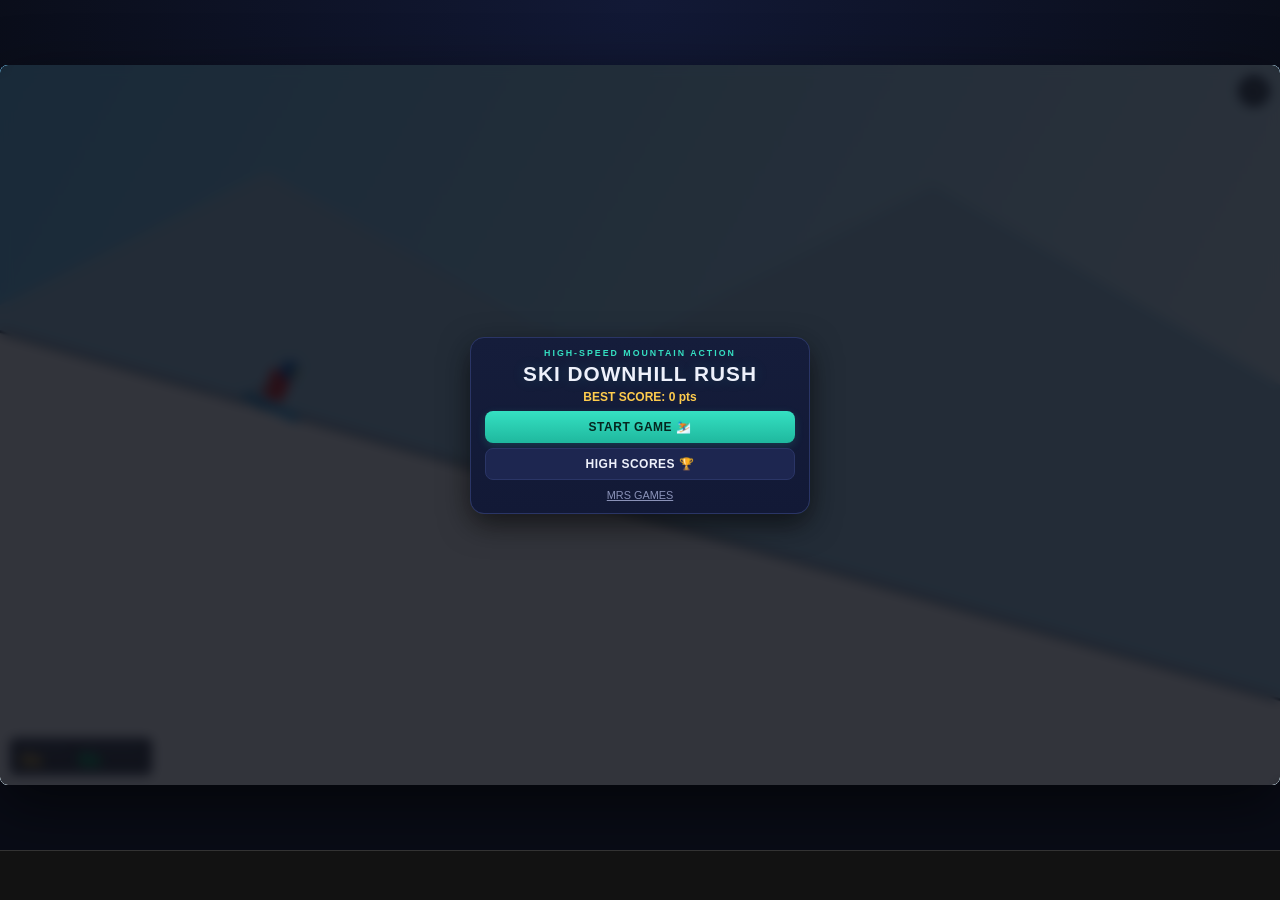
<file: downhill-rush/index.html>
<!DOCTYPE html>
<html lang="ja">
<head>
    <meta charset="UTF-8">
    <meta name="viewport" content="width=device-width, initial-scale=1.0, maximum-scale=1.0, user-scalable=no, viewport-fit=cover">
    <meta name="format-detection" content="telephone=no">

    <title>Ski Downhill Rush - MRS GAMES</title>

    <link rel="stylesheet" href="style.css">
</head>
<body>

    <!-- ========================================
         プレイエリア（広告枠を除いた領域）
    ========================================= -->
    <div id="play-area">
        <div id="game-stage">

            <!-- ゲーム描画用Canvas（論理解像度 960x540 / 16:9） -->
            <canvas id="game-canvas"></canvas>

            <!-- ========================================
                 UIレイヤー（Canvasの上に重ねるDOM UI）
            ========================================= -->
            <div id="ui-layer" class="ui-layer">

                <!-- プレイ中HUD（スコア・ポーズボタン） -->
                <div id="hud" class="hud">
                    <!-- 左下：距離（DISTANCE）＆ ジャンプボーナス表示 -->
                    <div class="hud-score-left">
                        <div class="score-item">
                            <span class="hud-score-label">DISTANCE</span>
                            <span id="score-value" class="hud-score-value">0m</span>
                        </div>
                        <div class="score-item">
                            <span class="hud-score-label">JUMP BONUS</span>
                            <span id="jump-bonus-value" class="hud-score-value val-green-text">0m</span>
                        </div>
                    </div>

                    <!-- 右上：ポーズボタン -->
                    <button id="btn-pause" class="btn-icon" aria-label="ポーズ">Ⅱ</button>
                </div>

                <!-- ---------------- タイトル画面 ---------------- -->
                <div id="screen-title" class="screen">
                    <div class="screen-panel">
                        <p class="game-eyebrow">HIGH-SPEED MOUNTAIN ACTION</p>
                        <h1 class="game-title">SKI DOWNHILL RUSH</h1>
                        <p id="best-score-display" class="game-sub">BEST SCORE: 0 pts</p>

                        <button id="btn-play" class="btn-game btn-game-primary">START GAME ⛷️</button>
                        <button id="btn-highscore" class="btn-game btn-game-secondary">HIGH SCORES 🏆</button>

                        <div class="mrs-games-link-container">
                            <a href="https://mrs-games.pages.dev" target="_blank" rel="noopener noreferrer" class="mrs-games-link">MRS GAMES</a>
                        </div>
                    </div>
                </div>

                <!-- ---------------- ハイスコアモーダル ---------------- -->
                <div id="screen-highscore" class="screen hidden">
                    <div class="screen-panel">
                        <h2 class="screen-heading">RECORD BOARD 🏆</h2>
                        
                        <div class="score-board-details">
                            <p class="score-line-highlight">TOP SCORE: <span id="modal-top-score">0</span> pts</p>
                            <p class="score-line">Best Downhill Run: <span id="modal-best-dist">0</span>m</p>
                            <p class="score-line">Best Airtime Bonus: +<span id="modal-best-jump">0</span>m</p>
                        </div>

                        <button id="btn-close-highscore" class="btn-game btn-game-primary">CLOSE</button>
                    </div>
                </div>

                <!-- ---------------- ポーズ画面 ---------------- -->
                <div id="screen-pause" class="screen hidden">
                    <div class="screen-panel">
                        <h2 class="screen-heading">PAUSE</h2>
                        <button id="btn-resume" class="btn-game btn-game-primary">RESUME</button>
                        <button id="btn-pause-home" class="btn-game btn-game-secondary">HOME</button>
                    </div>
                </div>

                <!-- ---------------- ゲームオーバー画面 ---------------- -->
                <div id="screen-gameover" class="screen hidden">
                    <div class="screen-panel">
                        <h2 class="screen-heading screen-heading-danger">CRASHED!</h2>
                        <p id="gameover-newrecord" class="new-record-badge hidden">🎉 NEW HIGH SCORE! 🎉</p>

                        <div class="gameover-breakdown">
                            <div class="breakdown-row">
                                <span>• DOWNHILL RUN</span>
                                <span id="go-dist-val" class="val-blue">0m</span>
                            </div>
                            <div id="go-jumps-container" class="breakdown-jumps">
                                <!-- JSで動的生成 -->
                            </div>
                            <div class="breakdown-divider"></div>
                            <div class="breakdown-row breakdown-total">
                                <span>TOTAL SCORE</span>
                                <span id="gameover-score-value" class="val-gold">0 pts</span>
                            </div>
                        </div>

                        <div class="button-row">
                            <button id="btn-retry" class="btn-game btn-game-primary">PLAY AGAIN 🔄</button>
                            <button id="btn-gameover-home" class="btn-game btn-game-secondary">TITLE 🏠</button>
                        </div>
                    </div>
                </div>

            </div>
            <!-- /.ui-layer -->

        </div>
        <!-- /#game-stage -->
    </div>
    <!-- /#play-area -->

    <!-- ========================================
         固定広告
    ========================================= -->
    <div class="ad-banner">
        <div style="max-width: 100%;">
            <!-- admax -->
            <script src="https://adm.shinobi.jp/s/8a495d941206bf0c34aff9559f8d2cea"></script>
            <!-- admax -->
        </div>
    </div>

    <script src="script.js"></script>
</body>
</html>
</file>
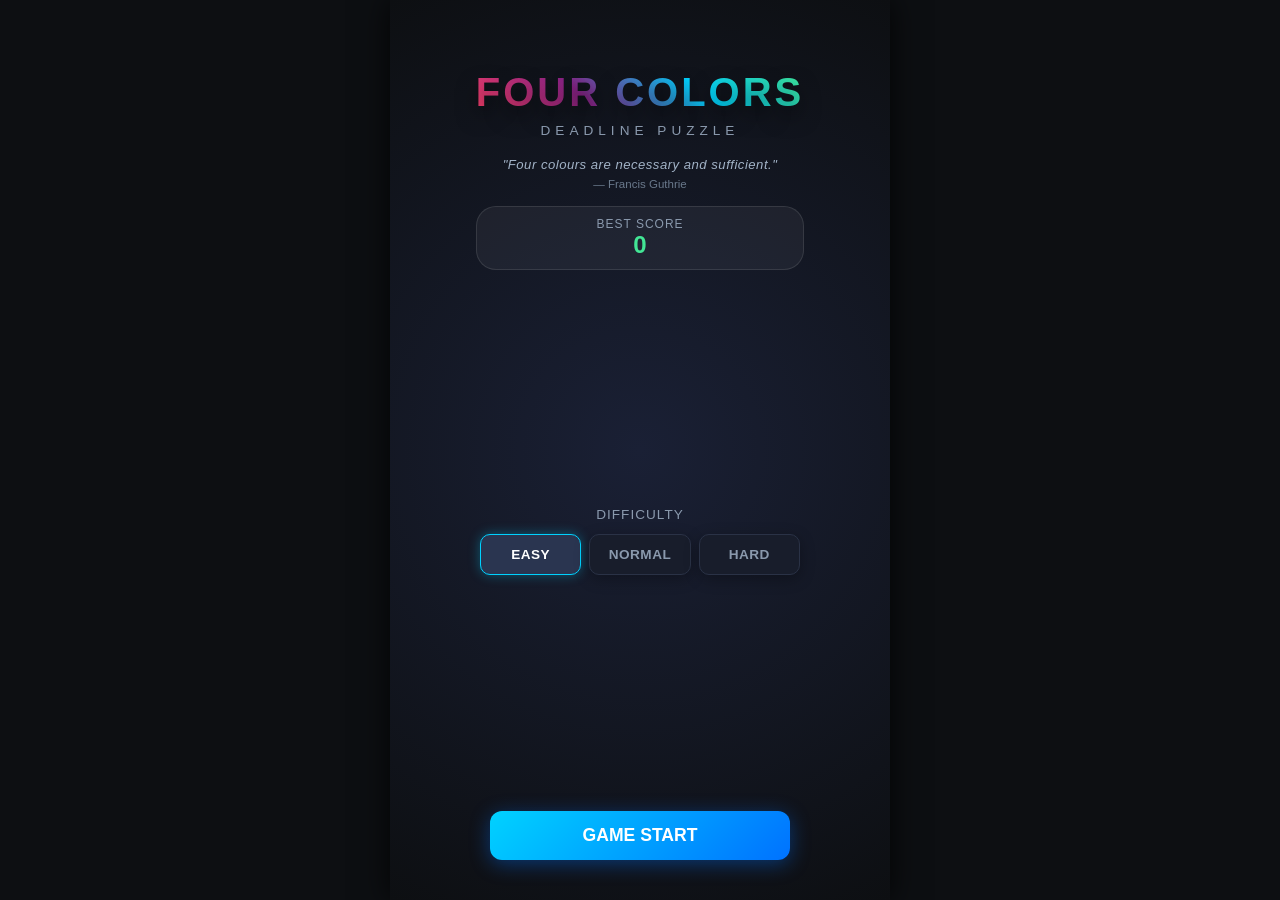
<file: four colors/index.html>
<!DOCTYPE html>
<html lang="en">
<head>
    <meta charset="UTF-8">
    <meta name="viewport" content="width=device-width, initial-scale=1.0, maximum-scale=1.0, user-scalable=no, viewport-fit=cover">
    <title>FOUR COLORS</title>
    <style>
        * {
            box-sizing: border-box;
            margin: 0;
            padding: 0;
            user-select: none;
            -webkit-user-select: none;
            -webkit-touch-callout: none;
            -webkit-tap-highlight-color: transparent;
        }

        body, html {
            width: 100%;
            height: 100%;
            overflow: hidden;
            background-color: #0d0f12;
            font-family: -apple-system, BlinkMacSystemFont, "Segoe UI", Roboto, Helvetica, Arial, sans-serif;
            color: #ffffff;
            position: fixed;
            left: 0;
            top: 0;
            touch-action: none;
        }

        #app-container {
            position: relative;
            width: 100%;
            height: 100%;
            max-width: 500px;
            margin: 0 auto;
            background-color: #12151e;
            display: flex;
            flex-direction: column;
            overflow: hidden;
            box-shadow: 0 0 30px rgba(0,0,0,0.8);
        }

        /* スクリーン切り替え */
        .screen {
            position: absolute;
            top: 0;
            left: 0;
            width: 100%;
            height: 100%;
            display: flex;
            flex-direction: column;
            z-index: 10;
        }

        .hidden {
            display: none !important;
        }

        /* UI要素：ボタン */
        .btn {
            background: linear-gradient(135deg, #2b3245, #1d212c);
            border: 1px solid rgba(255, 255, 255, 0.15);
            color: #fff;
            padding: 14px 28px;
            font-size: 1.1rem;
            font-weight: bold;
            border-radius: 12px;
            cursor: pointer;
            box-shadow: 0 4px 15px rgba(0,0,0,0.3);
            transition: transform 0.05s ease, background 0.2s ease, border-color 0.2s;
            text-align: center;
        }

        .btn:active {
            transform: scale(0.96);
            background: linear-gradient(135deg, #1d212c, #141720);
        }

        .btn-primary {
            background: linear-gradient(135deg, #00d2ff, #0072ff);
            border: none;
            box-shadow: 0 4px 20px rgba(0, 114, 255, 0.4);
        }

        .btn-check {
            background: linear-gradient(135deg, #ff9f43, #ff6b6b);
            border: none;
            box-shadow: 0 4px 15px rgba(255, 107, 107, 0.3);
        }

        .btn-dev-log {
            background: linear-gradient(135deg, #f1c40f, #f39c12);
            border: none;
            color: #000;
            box-shadow: 0 4px 15px rgba(241, 196, 15, 0.4);
            font-size: 0.95rem;
            padding: 10px 20px;
        }

        /* タイトル画面 */
        #title-screen {
            justify-content: space-between;
            align-items: center;
            padding: 40px 20px;
            background: radial-gradient(circle at center, #1a2035 0%, #0d0f12 100%);
            z-index: 20;
        }

        .logo-container {
            text-align: center;
            margin-top: 30px;
        }

        .logo-title {
            font-size: 2.5rem;
            font-weight: 900;
            letter-spacing: 3px;
            background: linear-gradient(45deg, #ff416c, #8a2387, #00d2ff, #42e695);
            -webkit-background-clip: text;
            -webkit-text-fill-color: transparent;
            margin-bottom: 8px;
            text-shadow: 0 10px 20px rgba(0,0,0,0.5);
        }

        .logo-subtitle {
            font-size: 0.85rem;
            color: #8a99ad;
            letter-spacing: 5px;
        }

        .quote-container {
            margin-top: 18px;
            padding: 0 15px;
            text-align: center;
        }

        .quote-text {
            font-size: 0.82rem;
            color: #a2b3c7;
            font-style: italic;
            letter-spacing: 0.5px;
            line-height: 1.4;
        }

        .quote-author {
            font-size: 0.72rem;
            color: #6a798c;
            margin-top: 4px;
            font-weight: 500;
        }

        .best-score-badge {
            background: rgba(255, 255, 255, 0.05);
            border: 1px solid rgba(255, 255, 255, 0.1);
            border-radius: 20px;
            padding: 10px 20px;
            text-align: center;
            margin-top: 16px;
        }

        .best-score-badge .label {
            font-size: 0.75rem;
            color: #8a99ad;
            text-transform: uppercase;
            letter-spacing: 1px;
        }

        .best-score-badge .val {
            font-size: 1.5rem;
            font-weight: bold;
            color: #42e695;
        }

        .difficulty-selector {
            width: 100%;
            max-width: 320px;
            display: flex;
            flex-direction: column;
            gap: 10px;
        }

        .diff-label {
            font-size: 0.85rem;
            color: #8a99ad;
            text-align: center;
            margin-bottom: 2px;
            letter-spacing: 1px;
        }

        .diff-buttons {
            display: flex;
            justify-content: space-between;
            gap: 8px;
        }

        .diff-btn {
            flex: 1;
            padding: 12px 0;
            font-size: 0.85rem;
            border-radius: 10px;
            background: #181d2b;
            border: 1px solid #2a3246;
            color: #8a99ad;
            letter-spacing: 0.5px;
        }

        .diff-btn.active {
            background: #2a3550;
            border-color: #00d2ff;
            color: #fff;
            font-weight: bold;
            box-shadow: 0 0 12px rgba(0, 210, 255, 0.35);
        }

        /* ゲーム画面 */
        #game-screen {
            justify-content: flex-start;
        }

        /* ヘッダーUI */
        .game-header {
            display: flex;
            justify-content: space-between;
            align-items: center;
            padding: 10px 15px;
            background: #141824;
            border-bottom: 1px solid #232a3d;
            height: 70px;
            z-index: 5;
        }

        .header-left {
            display: flex;
            align-items: center;
            gap: 12px;
        }

        .pause-btn {
            width: 40px;
            height: 40px;
            padding: 0;
            border-radius: 10px;
            background: linear-gradient(135deg, #252d3e, #161a26);
            border: 1px solid rgba(255, 255, 255, 0.15);
            display: flex;
            justify-content: center;
            align-items: center;
            box-shadow: 0 3px 10px rgba(0, 0, 0, 0.4);
            cursor: pointer;
            transition: all 0.2s ease;
        }

        .pause-btn:active {
            transform: scale(0.92);
            background: linear-gradient(135deg, #161a26, #0e111a);
        }

        .pause-btn svg {
            width: 18px;
            height: 18px;
            fill: #00d2ff;
            filter: drop-shadow(0 0 4px rgba(0, 210, 255, 0.6));
        }

        .score-box {
            display: flex;
            flex-direction: column;
            justify-content: center;
        }

        .score-val {
            font-size: 1.3rem;
            font-weight: 800;
            color: #fff;
            line-height: 1.1;
        }

        .score-sub-row {
            display: flex;
            align-items: center;
            gap: 6px;
            margin-top: 2px;
        }

        .diff-mode-tag {
            font-size: 0.62rem;
            font-weight: 800;
            color: #00d2ff;
            background: rgba(0, 210, 255, 0.12);
            border: 1px solid rgba(0, 210, 255, 0.3);
            padding: 1px 5px;
            border-radius: 4px;
            letter-spacing: 0.5px;
            line-height: 1;
        }

        .best-val-mini {
            font-size: 0.7rem;
            color: #8a99ad;
        }

        /* カラーインジケーター */
        .color-sequence-box {
            display: flex;
            align-items: center;
            gap: 6px;
            background: #0d0f14;
            padding: 6px 10px;
            border-radius: 10px;
            border: 1px solid #232a3d;
        }

        .color-slot {
            display: flex;
            flex-direction: column;
            align-items: center;
        }

        .color-slot .slot-label {
            font-size: 0.55rem;
            color: #6a798c;
            font-weight: bold;
            margin-bottom: 2px;
        }

        .color-circle {
            border-radius: 50%;
            box-shadow: inset 0 -2px 5px rgba(0,0,0,0.5);
            transition: all 0.2s ease;
        }

        .color-circle.now {
            width: 28px;
            height: 28px;
            border: 2px solid #fff;
            box-shadow: 0 0 10px currentColor;
        }

        .color-circle.next {
            width: 20px;
            height: 20px;
            opacity: 0.8;
        }

        .color-circle.after {
            width: 14px;
            height: 14px;
            opacity: 0.5;
        }

        /* キャンバス領域 */
        .canvas-container {
            position: relative;
            flex: 1;
            width: 100%;
            background-color: #0b0d13;
            overflow: hidden;
        }

        canvas {
            display: block;
            width: 100%;
            height: 100%;
        }

        /* デッドライン表示 */
        .deadline-bar {
            position: absolute;
            bottom: 40px;
            left: 0;
            width: 100%;
            height: 3px;
            background-color: #ff3366;
            box-shadow: 0 0 12px #ff3366, 0 0 4px #ff3366;
            z-index: 2;
            pointer-events: none;
        }

        .deadline-label {
            position: absolute;
            right: 8px;
            bottom: 45px;
            font-size: 0.65rem;
            font-weight: bold;
            color: #ff3366;
            letter-spacing: 1px;
            text-shadow: 0 0 4px rgba(0,0,0,0.8);
            pointer-events: none;
        }

        /* リザルト・ポーズオーバーレイ共通モーダル */
        .overlay-modal {
            position: absolute;
            top: 0;
            left: 0;
            width: 100%;
            height: 100%;
            background: rgba(10, 12, 18, 0.75);
            backdrop-filter: blur(4px);
            -webkit-backdrop-filter: blur(4px);
            display: flex;
            justify-content: center;
            align-items: center;
            z-index: 30;
        }

        .modal-card {
            width: 85%;
            max-width: 320px;
            background: linear-gradient(145deg, #181d2b, #10131d);
            border: 1px solid rgba(255, 255, 255, 0.15);
            border-radius: 20px;
            padding: 25px 20px;
            text-align: center;
            box-shadow: 0 20px 50px rgba(0,0,0,0.8);
            animation: popIn 0.3s cubic-bezier(0.175, 0.885, 0.32, 1.275);
        }

        @keyframes popIn {
            0% { transform: scale(0.8); opacity: 0; }
            100% { transform: scale(1); opacity: 1; }
        }

        .modal-title {
            font-size: 1.5rem;
            font-weight: 900;
            color: #00d2ff;
            margin-bottom: 15px;
            letter-spacing: 1px;
        }

        .modal-title.gameover {
            color: #ff3366;
        }

        .modal-scores {
            background: rgba(0, 0, 0, 0.3);
            border-radius: 12px;
            padding: 15px;
            margin-bottom: 20px;
        }

        .modal-score-row {
            display: flex;
            justify-content: space-between;
            align-items: center;
            margin-bottom: 8px;
        }

        .modal-score-row:last-child {
            margin-bottom: 0;
        }

        .modal-score-label {
            font-size: 0.85rem;
            color: #8a99ad;
            letter-spacing: 0.5px;
        }

        .modal-score-val {
            font-size: 1.3rem;
            font-weight: bold;
            color: #fff;
        }

        .modal-score-val.highlight {
            color: #00d2ff;
        }

        .modal-actions {
            display: flex;
            flex-direction: column;
            gap: 10px;
        }

        #check-overlay-hud {
            position: absolute;
            bottom: 25px;
            left: 50%;
            transform: translateX(-50%);
            width: 80%;
            max-width: 250px;
            z-index: 35;
            display: flex;
            justify-content: center;
        }

        /* 開発用ログ表示モーダル */
        #log-modal {
            position: absolute;
            top: 0;
            left: 0;
            width: 100%;
            height: 100%;
            background: rgba(0, 0, 0, 0.9);
            z-index: 50;
            padding: 20px;
            display: flex;
            flex-direction: column;
        }

        #log-modal textarea {
            width: 100%;
            flex: 1;
            background: #111;
            color: #00ff66;
            font-family: monospace;
            font-size: 0.75rem;
            padding: 10px;
            border: 1px solid #333;
            border-radius: 8px;
            resize: none;
            margin-bottom: 15px;
        }
    </style>
</head>
<body>

<div id="app-container">
    <!-- タイトル画面 -->
    <div id="title-screen" class="screen">
        <div class="logo-container">
            <div class="logo-title">FOUR COLORS</div>
            <div class="logo-subtitle">DEADLINE PUZZLE</div>

            <div class="quote-container">
                <div class="quote-text">"Four colours are necessary and sufficient."</div>
                <div class="quote-author">— Francis Guthrie</div>
            </div>
            
            <div class="best-score-badge">
                <div class="label">BEST SCORE</div>
                <div id="title-best-score" class="val">0</div>
            </div>
        </div>

        <div class="difficulty-selector">
            <div class="diff-label">DIFFICULTY</div>
            <div class="diff-buttons">
                <button class="btn diff-btn active" data-diff="EASY">EASY</button>
                <button class="btn diff-btn" data-diff="NORMAL">NORMAL</button>
                <button class="btn diff-btn" data-diff="HARD">HARD</button>
            </div>
        </div>

        <button id="start-btn" class="btn btn-primary" style="width: 100%; max-width: 300px;">GAME START</button>
    </div>

    <!-- ゲーム画面 -->
    <div id="game-screen" class="screen hidden">
        <div class="game-header">
            <div class="header-left">
                <button id="pause-btn" class="btn pause-btn" aria-label="Pause">
                    <svg viewBox="0 0 24 24">
                        <rect x="6" y="4" width="4" height="16" rx="1.5" />
                        <rect x="14" y="4" width="4" height="16" rx="1.5" />
                    </svg>
                </button>
                <div class="score-box">
                    <div id="game-score" class="score-val">0</div>
                    <div class="score-sub-row">
                        <span id="game-diff-tag" class="diff-mode-tag">EASY</span>
                        <div id="game-best-score" class="best-val-mini">BEST: 0</div>
                    </div>
                </div>
            </div>

            <div class="color-sequence-box">
                <div class="color-slot">
                    <span class="slot-label">NOW</span>
                    <div id="color-now" class="color-circle now"></div>
                </div>
                <div class="color-slot">
                    <span class="slot-label">NEXT</span>
                    <div id="color-next" class="color-circle next"></div>
                </div>
                <div class="color-slot">
                    <span class="slot-label">AFTER</span>
                    <div id="color-after" class="color-circle after"></div>
                </div>
            </div>
        </div>

        <div class="canvas-container" id="canvas-container">
            <canvas id="game-canvas"></canvas>
            <div class="deadline-bar"></div>
            <div class="deadline-label">DEADLINE</div>
        </div>
    </div>

    <!-- 中断（ポーズ）ダイアログ -->
    <div id="pause-overlay" class="overlay-modal hidden">
        <div class="modal-card">
            <div class="modal-title">PAUSE</div>
            <div class="modal-scores">
                <div class="modal-score-row">
                    <span class="modal-score-label">SCORE</span>
                    <span id="pause-score" class="modal-score-val highlight">0</span>
                </div>
                <div class="modal-score-row">
                    <span class="modal-score-label">BEST SCORE</span>
                    <span id="pause-best" class="modal-score-val">0</span>
                </div>
            </div>
            <div class="modal-actions">
                <button id="resume-btn" class="btn btn-primary">RESUME</button>
                <button id="pause-retry-btn" class="btn">RETRY</button>
                <button id="pause-title-btn" class="btn">TITLE</button>
            </div>
        </div>
    </div>

    <!-- リザルトダイアログ -->
    <div id="result-overlay" class="overlay-modal hidden">
        <div class="modal-card">
            <div class="modal-title gameover">GAME OVER</div>
            <div class="modal-scores">
                <div class="modal-score-row">
                    <span class="modal-score-label">SCORE</span>
                    <span id="result-score" class="modal-score-val highlight">0</span>
                </div>
                <div class="modal-score-row">
                    <span class="modal-score-label">BEST SCORE</span>
                    <span id="result-best" class="modal-score-val">0</span>
                </div>
            </div>
            <div class="modal-actions">
                <button id="check-board-btn" class="btn btn-check">CHECK BOARD</button>
                <button id="retry-btn" class="btn btn-primary">RETRY</button>
                <button id="result-title-btn" class="btn">TITLE</button>
                <button id="dev-log-btn" class="btn btn-dev-log">LOG (DEV)</button>
            </div>
        </div>
    </div>

    <!-- 確認モード専用：フローティング復帰UI -->
    <div id="check-overlay-hud" class="hidden">
        <button id="return-result-btn" class="btn btn-primary" style="width: 100%;">RETURN TO RESULT</button>
    </div>

    <!-- 開発用ログ表示モーダル -->
    <div id="log-modal" class="hidden">
        <h3 style="margin-bottom: 10px; color: #f1c40f;">DEV DEBUG LOG</h3>
        <textarea id="log-text" readonly></textarea>
        <div style="display: flex; gap: 10px;">
            <button id="copy-log-btn" class="btn btn-primary" style="flex: 1;">COPY LOG</button>
            <button id="close-log-btn" class="btn" style="flex: 1;">CLOSE</button>
        </div>
    </div>
</div>

<script>
/**
 * ゲーム設定および定数
 */
const COLOR_PALETTE = [
    { name: 'BLUE',   hex: '#00d2ff', light: '#80e9ff' },
    { name: 'RED',    hex: '#ff3366', light: '#ff80a0' },
    { name: 'YELLOW', hex: '#ffcc00', light: '#ffea80' },
    { name: 'GREEN',  hex: '#42e695', light: '#a1f3ca' }
];

const SPECIAL_TYPES = {
    NONE: 0,
    JAMMER: 1, // おじゃまピース
    GIANT: 2   // でかピース
};

const DIFFICULTY_SETTINGS = {
    EASY:   { initialSpeed: 0.35, accel: 0.00004, jammerMinScore: 100, triangleMinScore: Infinity, horizontalMinScore: Infinity, randomSequence: false },
    NORMAL: { initialSpeed: 0.35, accel: 0.00004, jammerMinScore: 0,   triangleMinScore: 100,      horizontalMinScore: 300,      randomSequence: false },
    HARD:   { initialSpeed: 0.35, accel: 0.00004, jammerMinScore: 0,   triangleMinScore: 0,        horizontalMinScore: 0,        randomSequence: true  }
};

// 点が多角形（Polygon）の内部にあるかチェック
function pointInPolygon(px, py, points) {
    let inside = false;
    for (let i = 0, j = points.length - 1; i < points.length; j = i++) {
        const xi = points[i].x, yi = points[i].y;
        const xj = points[j].x, yj = points[j].y;
        const intersect = ((yi > py) !== (yj > py)) && (px < (xj - xi) * (py - yi) / (yj - yi) + xi);
        if (intersect) inside = !inside;
    }
    return inside;
}

// 2つの多角形が実質的な長さの辺を共有しているか判定
function shareEdge(p1, p2) {
    const minOverlap = 10.0;
    const eps = 3.5;

    for (let i = 0; i < p1.points.length; i++) {
        const a1 = p1.points[i];
        const a2 = p1.points[(i + 1) % p1.points.length];

        for (let j = 0; j < p2.points.length; j++) {
            const b1 = p2.points[j];
            const b2 = p2.points[(j + 1) % p2.points.length];

            if (segmentOverlap(a1, a2, b1, b2, minOverlap, eps)) {
                return true;
            }
        }
    }
    return false;
}

function segmentOverlap(a1, a2, b1, b2, minOverlap, eps) {
    const ax = a2.x - a1.x, ay = a2.y - a1.y;
    const aLen = Math.hypot(ax, ay);
    if (aLen < 1e-4) return false;
    const ux = ax / aLen, uy = ay / aLen;

    const dist_b1 = Math.abs((b1.x - a1.x) * (-uy) + (b1.y - a1.y) * ux);
    const dist_b2 = Math.abs((b2.x - a1.x) * (-uy) + (b2.y - a1.y) * ux);

    if (dist_b1 > eps || dist_b2 > eps) return false;

    const t_a1 = 0;
    const t_a2 = aLen;

    const t_b1 = (b1.x - a1.x) * ux + (b1.y - a1.y) * uy;
    const t_b2 = (b2.x - a1.x) * ux + (b2.y - a1.y) * uy;

    const minB = Math.min(t_b1, t_b2);
    const maxB = Math.max(t_b1, t_b2);

    const overlapStart = Math.max(t_a1, minB);
    const overlapEnd = Math.min(t_a2, maxB);

    return (overlapEnd - overlapStart) >= minOverlap;
}

// Web Audio API による効果音再生
class SoundController {
    constructor() {
        this.ctx = null;
    }

    init() {
        if (!this.ctx) {
            const AudioContext = window.AudioContext || window.webkitAudioContext;
            if (AudioContext) {
                this.ctx = new AudioContext();
            }
        }
    }

    playTap() {
        if (!this.ctx) return;
        const osc = this.ctx.createOscillator();
        const gain = this.ctx.createGain();
        osc.type = 'sine';
        osc.frequency.setValueAtTime(600, this.ctx.currentTime);
        osc.frequency.exponentialRampToValueAtTime(800, this.ctx.currentTime + 0.05);
        gain.gain.setValueAtTime(0.15, this.ctx.currentTime);
        gain.gain.exponentialRampToValueAtTime(0.01, this.ctx.currentTime + 0.05);
        osc.connect(gain);
        gain.connect(this.ctx.destination);
        osc.start();
        osc.stop(this.ctx.currentTime + 0.05);
    }

    playJammerChange() {
        if (!this.ctx) return;
        const now = this.ctx.currentTime;
        const osc = this.ctx.createOscillator();
        const gain = this.ctx.createGain();
        osc.type = 'sawtooth';
        osc.frequency.setValueAtTime(400, now);
        osc.frequency.exponentialRampToValueAtTime(1200, now + 0.2);
        gain.gain.setValueAtTime(0.25, now);
        gain.gain.exponentialRampToValueAtTime(0.01, now + 0.2);
        osc.connect(gain);
        gain.connect(this.ctx.destination);
        osc.start(now);
        osc.stop(now + 0.2);
    }

    playGameOver() {
        if (!this.ctx) return;
        const now = this.ctx.currentTime;
        const osc = this.ctx.createOscillator();
        const gain = this.ctx.createGain();
        osc.type = 'sawtooth';
        osc.frequency.setValueAtTime(200, now);
        osc.frequency.linearRampToValueAtTime(60, now + 0.4);
        gain.gain.setValueAtTime(0.3, now);
        gain.gain.exponentialRampToValueAtTime(0.01, now + 0.4);
        osc.connect(gain);
        gain.connect(this.ctx.destination);
        osc.start(now);
        osc.stop(now + 0.4);
    }
}

/**
 * 幾何学四角形パズルコアロジック
 */
class GameEngine {
    constructor(canvas, sound) {
        this.canvas = canvas;
        this.ctx = canvas.getContext('2d');
        this.sound = sound;

        this.width = 0;
        this.height = 0;
        this.dpr = window.devicePixelRatio || 1;

        this.selectedDifficulty = 'EASY';
        this.score = 0;
        this.bestScore = 0;

        this.colorQueue = [0, 1, 2, 3]; 

        this.polygons = [];
        this.nextPolyId = 1;
        this.scrollOffset = 0; 
        this.topGeneratedY = 0; 

        this.speed = 0;
        this.accel = 0;
        this.jammerMinScore = 0;
        this.triangleMinScore = Infinity;
        this.horizontalMinScore = Infinity;
        this.randomSequence = false;
        this.isRunning = false;
        this.isPaused = false;
        this.isGameOver = false;
        this.resultTimerId = null;

        this.recentSplitHistory = [];
        this.deadlineY = 0; 
        this.effects = []; 

        this.lastGameOverLog = null;
        this.tapHistory = [];

        window.addEventListener('resize', () => this.resize());
    }

    resize() {
        const container = this.canvas.parentElement;
        if (!container) return;

        let w = container.clientWidth;
        let h = container.clientHeight;

        if (w === 0 || h === 0) {
            const rect = container.getBoundingClientRect();
            w = rect.width || window.innerWidth;
            h = rect.height || (window.innerHeight - 70);
        }

        if (w <= 0 || h <= 0) return;

        this.width = w;
        this.height = h;
        this.dpr = window.devicePixelRatio || 1;

        this.canvas.width = this.width * this.dpr;
        this.canvas.height = this.height * this.dpr;
        
        this.ctx.setTransform(1, 0, 0, 1, 0, 0);
        this.ctx.scale(this.dpr, this.dpr);

        this.deadlineY = this.height - 40;
    }

    start(difficulty) {
        if (this.resultTimerId) {
            clearTimeout(this.resultTimerId);
            this.resultTimerId = null;
        }

        this.resize();

        this.selectedDifficulty = difficulty;
        const settings = DIFFICULTY_SETTINGS[difficulty] || DIFFICULTY_SETTINGS.EASY;
        this.speed = settings.initialSpeed;
        this.accel = settings.accel;
        this.jammerMinScore = settings.jammerMinScore;
        this.triangleMinScore = settings.triangleMinScore;
        this.horizontalMinScore = settings.horizontalMinScore;
        this.randomSequence = settings.randomSequence;

        this.score = 0;
        
        if (this.randomSequence) {
            this.colorQueue = [];
            let lastColor = -1;
            for (let i = 0; i < 4; i++) {
                let nextC = this.getRandomNextColor(lastColor);
                this.colorQueue.push(nextC);
                lastColor = nextC;
            }
        } else {
            this.colorQueue = [0, 1, 2, 3];
        }

        this.polygons = [];
        this.nextPolyId = 1;
        this.scrollOffset = 0;
        
        this.topGeneratedY = 0; 
        this.recentSplitHistory = [];
        
        this.effects = [];
        this.isPaused = false;
        this.isGameOver = false;
        this.lastGameOverLog = null;
        this.tapHistory = [];

        this.loadBestScore();
        this.generateInitialBoard();
        this.updateColorUI();
        this.updateScoreUI();
        
        this.isRunning = true;
    }

    getRandomNextColor(previousColor) {
        let candidates = [0, 1, 2, 3].filter(c => c !== previousColor);
        return candidates[Math.floor(Math.random() * candidates.length)];
    }

    advanceColor() {
        if (this.randomSequence) {
            this.colorQueue.shift();
            let lastInQueue = this.colorQueue[this.colorQueue.length - 1];
            let newColor = this.getRandomNextColor(lastInQueue);
            this.colorQueue.push(newColor);
        } else {
            let nextVal = (this.colorQueue[0] + 1) % 4;
            this.colorQueue = [
                nextVal,
                (nextVal + 1) % 4,
                (nextVal + 2) % 4,
                (nextVal + 3) % 4
            ];
        }
    }

    pause() {
        if (!this.isRunning || this.isGameOver) return;
        this.isPaused = true;
        this.isRunning = false;
        showPauseOverlay(this.score, this.bestScore);
    }

    resume() {
        if (this.isGameOver) return;
        this.isPaused = false;
        this.isRunning = true;
        hidePauseOverlay();
    }

    loadBestScore() {
        const key = `4color_best_${this.selectedDifficulty}`;
        this.bestScore = parseInt(localStorage.getItem(key) || '0', 10);
    }

    saveBestScore() {
        const key = `4color_best_${this.selectedDifficulty}`;
        if (this.score > this.bestScore) {
            this.bestScore = this.score;
            localStorage.setItem(key, this.bestScore.toString());
        }
    }

    generateInitialBoard() {
        this.polygons = [];
        this.topGeneratedY = 0; 
        if (this.width <= 0) return;

        while (this.topGeneratedY > -800) {
            this.generateRow();
        }
    }

    getCurrentJammerRate() {
        if (this.score < this.jammerMinScore) return 0.0;

        if (this.selectedDifficulty === 'HARD') {
            return (this.score >= 100) ? 0.10 : 0.05;
        } else {
            return 0.05;
        }
    }

    generateRow() {
        if (this.width <= 0) return;

        const rowHeight = 70 + Math.random() * 20; 
        const yStart = this.topGeneratedY - rowHeight;
        
        const colsCount = Math.floor(Math.random() * 3) + 3; 
        const minCellWidth = this.width * 0.16;
        const strictDistanceRatio = 0.28; 

        let splits = [];
        let attempts = 0;
        let success = false;

        while (attempts < 60 && !success) {
            let innerSplits = [];
            for (let i = 0; i < colsCount - 1; i++) {
                innerSplits.push(Math.random());
            }
            innerSplits.sort((a, b) => a - b);
            
            let candidateSplits = [0, ...innerSplits, 1];

            let widthOk = true;
            for (let i = 0; i < candidateSplits.length - 1; i++) {
                const w = (candidateSplits[i+1] - candidateSplits[i]) * this.width;
                if (w < minCellWidth) {
                    widthOk = false;
                    break;
                }
            }

            if (!widthOk) {
                attempts++;
                continue;
            }

            let crossJunctionDetected = false;
            for (let cVal of innerSplits) {
                for (let pastSplits of this.recentSplitHistory) {
                    for (let pVal of pastSplits) {
                        if (pVal === 0 || pVal === 1) continue;
                        if (Math.abs(cVal - pVal) < strictDistanceRatio) {
                            crossJunctionDetected = true;
                            break;
                        }
                    }
                    if (crossJunctionDetected) break;
                }
                if (crossJunctionDetected) break;
            }

            if (crossJunctionDetected) {
                attempts++;
                continue; 
            }

            splits = candidateSplits;
            success = true;
        }

        if (!success) {
            splits = [0];
            const avgRatio = 1.0 / colsCount;
            let offset = (this.recentSplitHistory.length > 0) ? 0.33 : 0;
            for (let i = 1; i < colsCount; i++) {
                let val = (i * avgRatio + offset) % 0.85 + 0.08;
                splits.push(val);
            }
            splits.push(1);
            splits.sort((a, b) => a - b);
        }

        let pureInnerSplits = splits.slice(1, -1);
        this.recentSplitHistory.push(pureInnerSplits);
        if (this.recentSplitHistory.length > 3) {
            this.recentSplitHistory.shift();
        }

        let newPolys = [];

        const allowTriangle = (this.score >= this.triangleMinScore);
        const allowHorizontal = (this.score >= this.horizontalMinScore);
        const currentJammerRate = this.getCurrentJammerRate();

        for (let i = 0; i < colsCount; i++) {
            let xStart = splits[i] * this.width;
            let xWidth = (splits[i+1] - splits[i]) * this.width;

            for (let pastSplits of this.recentSplitHistory) {
                for (let lv of pastSplits) {
                    let absX = lv * this.width;
                    if (Math.abs(xStart - absX) < 8) xStart = absX;
                    let endX = xStart + xWidth;
                    if (Math.abs(endX - absX) < 8) xWidth = absX - xStart;
                }
            }

            const safeX = isNaN(xStart) ? 0 : xStart;
            const safeW = (isNaN(xWidth) || xWidth <= 0) ? (this.width / colsCount) : xWidth;

            let special = SPECIAL_TYPES.NONE;
            const rand = Math.random();
            if (rand < currentJammerRate) {
                special = SPECIAL_TYPES.JAMMER; 
            } else if (rand < currentJammerRate + 0.12) {
                special = SPECIAL_TYPES.GIANT;  
            }

            let shapeRand = Math.random();
            let chosenShape = 'NORMAL';

            if (special === SPECIAL_TYPES.NONE && safeW > this.width * 0.18) {
                if (allowHorizontal && allowTriangle) {
                    if (shapeRand < 0.18) chosenShape = 'HORIZONTAL';
                    else if (shapeRand < 0.35) chosenShape = 'TRIANGLE';
                } else if (allowTriangle) {
                    if (shapeRand < 0.17) chosenShape = 'TRIANGLE';
                }
            }

            if (chosenShape === 'HORIZONTAL') {
                const halfH = rowHeight / 2;
                newPolys.push({
                    id: this.nextPolyId++,
                    groupId: null,
                    chosenShape: 'HORIZONTAL',
                    points: [
                        { x: safeX, y: yStart },
                        { x: safeX + safeW, y: yStart },
                        { x: safeX + safeW, y: yStart + halfH },
                        { x: safeX, y: yStart + halfH }
                    ],
                    colorIndex: null,
                    specialType: SPECIAL_TYPES.NONE,
                    isCombined: false,
                    isOffending: false,
                    isFlashing: false
                });
                newPolys.push({
                    id: this.nextPolyId++,
                    groupId: null,
                    chosenShape: 'HORIZONTAL',
                    points: [
                        { x: safeX, y: yStart + halfH },
                        { x: safeX + safeW, y: yStart + halfH },
                        { x: safeX + safeW, y: yStart + rowHeight },
                        { x: safeX, y: yStart + rowHeight }
                    ],
                    colorIndex: null,
                    specialType: SPECIAL_TYPES.NONE,
                    isCombined: false,
                    isOffending: false,
                    isFlashing: false
                });
            } else if (chosenShape === 'TRIANGLE') {
                const isTLtoBR = Math.random() < 0.5;
                if (isTLtoBR) {
                    newPolys.push({
                        id: this.nextPolyId++,
                        groupId: null,
                        chosenShape: 'TRIANGLE',
                        points: [
                            { x: safeX, y: yStart },
                            { x: safeX + safeW, y: yStart },
                            { x: safeX + safeW, y: yStart + rowHeight }
                        ],
                        colorIndex: null,
                        specialType: SPECIAL_TYPES.NONE,
                        isCombined: false,
                        isOffending: false,
                        isFlashing: false
                    });
                    newPolys.push({
                        id: this.nextPolyId++,
                        groupId: null,
                        chosenShape: 'TRIANGLE',
                        points: [
                            { x: safeX, y: yStart },
                            { x: safeX, y: yStart + rowHeight },
                            { x: safeX + safeW, y: yStart + rowHeight }
                        ],
                        colorIndex: null,
                        specialType: SPECIAL_TYPES.NONE,
                        isCombined: false,
                        isOffending: false,
                        isFlashing: false
                    });
                } else {
                    newPolys.push({
                        id: this.nextPolyId++,
                        groupId: null,
                        chosenShape: 'TRIANGLE',
                        points: [
                            { x: safeX, y: yStart },
                            { x: safeX + safeW, y: yStart },
                            { x: safeX, y: yStart + rowHeight }
                        ],
                        colorIndex: null,
                        specialType: SPECIAL_TYPES.NONE,
                        isCombined: false,
                        isOffending: false,
                        isFlashing: false
                    });
                    newPolys.push({
                        id: this.nextPolyId++,
                        groupId: null,
                        chosenShape: 'TRIANGLE',
                        points: [
                            { x: safeX + safeW, y: yStart },
                            { x: safeX + safeW, y: yStart + rowHeight },
                            { x: safeX, y: yStart + rowHeight }
                        ],
                        colorIndex: null,
                        specialType: SPECIAL_TYPES.NONE,
                        isCombined: false,
                        isOffending: false,
                        isFlashing: false
                    });
                }
            } else {
                newPolys.push({
                    id: this.nextPolyId++,
                    groupId: null, 
                    chosenShape: 'NORMAL',
                    points: [
                        { x: safeX, y: yStart },
                        { x: safeX + safeW, y: yStart },
                        { x: safeX + safeW, y: yStart + rowHeight },
                        { x: safeX, y: yStart + rowHeight }
                    ],
                    colorIndex: null, 
                    specialType: special,
                    isCombined: false,
                    isOffending: false,
                    isFlashing: false 
                });
            }
        }

        newPolys.forEach(p => p.groupId = p.id);

        // 【修正点】でかピース（GIANT）の結合は「未分割の通常矩形（NORMAL）同士」のみに限定
        for (let i = 0; i < newPolys.length - 1; i++) {
            if (newPolys[i].specialType === SPECIAL_TYPES.GIANT && !newPolys[i].isCombined && newPolys[i].chosenShape === 'NORMAL') {
                if (i + 1 < newPolys.length && !newPolys[i+1].isCombined && newPolys[i+1].chosenShape === 'NORMAL') {
                    const p1 = newPolys[i];
                    const p2 = newPolys[i+1];
                    p1.points[1].x = p2.points[1].x;
                    p1.points[2].x = p2.points[2].x;
                    p2.isCombined = true; 
                }
            }
        }

        const activePolys = newPolys.filter(p => !p.isCombined);
        activePolys.forEach(p => this.polygons.push(p));

        this.topGeneratedY = yStart;

        this.recalculateNeighbors();
    }

    recalculateNeighbors() {
        this.polygons.forEach(p => p.neighbors = []);

        for (let i = 0; i < this.polygons.length; i++) {
            for (let j = i + 1; j < this.polygons.length; j++) {
                const p1 = this.polygons[i];
                const p2 = this.polygons[j];
                if (shareEdge(p1, p2)) {
                    p1.neighbors.push(p2.id);
                    p2.neighbors.push(p1.id);
                }
            }
        }
    }

    update() {
        if (!this.isRunning || this.isPaused) return;

        this.speed += this.accel;
        const dy = this.speed;
        this.scrollOffset += dy;

        this.polygons.forEach(p => {
            p.points.forEach(pt => pt.y += dy);
        });
        this.topGeneratedY += dy;

        if (this.topGeneratedY > -300) {
            this.generateRow();
        }

        let crossedIds = [];
        for (let p of this.polygons) {
            if (p.colorIndex === null) {
                const maxY = Math.max(...p.points.map(pt => pt.y));
                if (this.deadlineY > 100 && maxY >= this.deadlineY) {
                    crossedIds.push(p.id);
                }
            }
        }

        if (crossedIds.length > 0) {
            this.triggerGameOver('DEADLINE OVER', crossedIds, {
                detail: 'Uncolored cell crossed the deadline.',
                crossedCells: crossedIds.map(id => this.polygons.find(p => p.id === id))
            });
            return;
        }

        this.polygons = this.polygons.filter(p => {
            const minY = Math.min(...p.points.map(pt => pt.y));
            return minY < this.height + 150;
        });

        this.effects.forEach(e => e.life -= 0.05);
        this.effects = this.effects.filter(e => e.life > 0);
    }

    handleTap(screenX, screenY) {
        if (!this.isRunning || this.isPaused || this.isGameOver) return;

        const clickedPoly = this.polygons.find(p => p.colorIndex === null && !p.isFlashing &&
            pointInPolygon(screenX, screenY, p.points)
        );

        if (!clickedPoly) return;

        const currentColorIndex = this.colorQueue[0];

        this.tapHistory.push({
            time: Date.now(),
            polyId: clickedPoly.id,
            colorApplied: COLOR_PALETTE[currentColorIndex].name,
            x: Math.round(screenX),
            y: Math.round(screenY)
        });
        if (this.tapHistory.length > 10) this.tapHistory.shift();

        const currentGroup = clickedPoly.groupId;
        const currentPolysInGroup = this.polygons.filter(p => p.groupId === currentGroup);

        let conflict = false;
        let offendingNeighbors = [];
        let logNeighborsInfo = [];

        for (let member of currentPolysInGroup) {
            for (let nid of member.neighbors) {
                const neighbor = this.polygons.find(p => p.id === nid);
                if (neighbor) {
                    logNeighborsInfo.push({
                        neighborId: neighbor.id,
                        colorIndex: neighbor.colorIndex,
                        colorName: neighbor.colorIndex !== null ? COLOR_PALETTE[neighbor.colorIndex].name : 'NULL',
                        isSame: neighbor.colorIndex === currentColorIndex,
                        points: neighbor.points
                    });
                }
                if (neighbor && neighbor.groupId !== currentGroup && neighbor.colorIndex !== null && neighbor.colorIndex === currentColorIndex) {
                    conflict = true;
                    offendingNeighbors.push(neighbor.id);
                }
            }
        }

        if (conflict) {
            this.sound.playTap();
            currentPolysInGroup.forEach(p => p.colorIndex = currentColorIndex);
            this.addEffect(screenX, screenY, '#ff3366');
            
            const offendingIds = currentPolysInGroup.map(p => p.id);
            this.triggerGameOver('COLOR COLLISION', offendingIds, {
                clickedCell: clickedPoly,
                triedColor: COLOR_PALETTE[currentColorIndex].name,
                neighborsStatus: logNeighborsInfo
            });
            return;
        }

        if (clickedPoly.specialType === SPECIAL_TYPES.JAMMER) {
            this.sound.playTap();
            currentPolysInGroup.forEach(p => {
                p.colorIndex = currentColorIndex;
                p.isFlashing = false;
            });
            this.addEffect(screenX, screenY, COLOR_PALETTE[currentColorIndex].hex);

            const polyCenter = this.getPolyCenter(clickedPoly);

            setTimeout(() => {
                if (!this.isRunning) return;
                currentPolysInGroup.forEach(p => p.isFlashing = true);
                this.addEffect(polyCenter.x, polyCenter.y, '#ffffff');
            }, 250);

            setTimeout(() => {
                if (!this.isRunning) return;

                let possibleColors = [0, 1, 2, 3].filter(c => c !== currentColorIndex);
                let randomColorIndex = possibleColors[Math.floor(Math.random() * possibleColors.length)];

                this.sound.playJammerChange();
                
                const adjacentSame = [];
                for (let member of currentPolysInGroup) {
                    for (let nid of member.neighbors) {
                        const neighbor = this.polygons.find(p => p.id === nid);
                        if (neighbor && neighbor.groupId !== currentGroup && neighbor.colorIndex !== null && neighbor.colorIndex === randomColorIndex) {
                            adjacentSame.push(neighbor);
                        }
                    }
                }

                if (adjacentSame.length > 0) {
                    adjacentSame.forEach(neighbor => {
                        const neighborGroup = neighbor.groupId;
                        this.polygons.forEach(p => {
                            if (p.groupId === neighborGroup) {
                                p.groupId = currentGroup;
                            }
                        });
                    });

                    this.polygons.forEach(p => {
                        if (p.groupId === currentGroup) {
                            p.colorIndex = randomColorIndex;
                            p.isFlashing = false;
                        }
                    });

                    this.addEffect(polyCenter.x, polyCenter.y, '#ff00ff');
                } else {
                    currentPolysInGroup.forEach(p => {
                        p.colorIndex = randomColorIndex;
                        p.isFlashing = false;
                    });
                    this.addEffect(polyCenter.x, polyCenter.y, COLOR_PALETTE[randomColorIndex].hex);
                }
            }, 450);

        } else {
            this.sound.playTap();
            currentPolysInGroup.forEach(p => p.colorIndex = currentColorIndex);
            this.addEffect(screenX, screenY, COLOR_PALETTE[currentColorIndex].hex);
        }

        this.advanceColor();
        this.updateColorUI();

        this.score += 10;
        this.updateScoreUI();
    }

    getPolyCenter(p) {
        let sumX = 0, sumY = 0;
        p.points.forEach(pt => {
            sumX += pt.x;
            sumY += pt.y;
        });
        return { x: sumX / p.points.length, y: sumY / p.points.length };
    }

    addEffect(x, y, color) {
        this.effects.push({ x, y, color, life: 1.0 });
    }

    triggerGameOver(reason, offendingCellIds = [], debugDetails = {}) {
        this.isRunning = false;
        this.isGameOver = true;
        this.sound.playGameOver();

        this.polygons.forEach(p => {
            if (offendingCellIds.includes(p.id)) {
                p.isOffending = true;
            }
        });

        this.lastGameOverLog = {
            timestamp: new Date().toISOString(),
            reason: reason,
            difficulty: this.selectedDifficulty,
            score: this.score,
            offendingCellIds: offendingCellIds,
            debugDetails: debugDetails,
            recentTapHistory: this.tapHistory,
            activePolygonsCount: this.polygons.length,
            screenSize: { width: this.width, height: this.height, dpr: this.dpr, deadlineY: this.deadlineY }
        };

        this.saveBestScore();

        if (this.resultTimerId) clearTimeout(this.resultTimerId);
        this.resultTimerId = setTimeout(() => {
            this.resultTimerId = null;
            showResultOverlay(this.score, this.bestScore);
        }, 2500);
    }

    tracePolyPath(p) {
        this.ctx.beginPath();
        this.ctx.moveTo(p.points[0].x, p.points[0].y);
        for (let i = 1; i < p.points.length; i++) {
            this.ctx.lineTo(p.points[i].x, p.points[i].y);
        }
        this.ctx.closePath();
    }

    render() {
        this.ctx.save();
        this.ctx.setTransform(1, 0, 0, 1, 0, 0);
        this.ctx.clearRect(0, 0, this.canvas.width, this.canvas.height);
        this.ctx.restore();

        // 1. 基本塗り・通常白色枠線の描画
        for (let p of this.polygons) {
            this.tracePolyPath(p);

            if (p.isFlashing) {
                this.ctx.fillStyle = '#ffffff';
            } else if (p.colorIndex !== null) {
                this.ctx.fillStyle = COLOR_PALETTE[p.colorIndex].hex;
            } else {
                this.ctx.fillStyle = '#181d2b';
            }
            this.ctx.fill();

            if (!p.isOffending && !p.isFlashing && p.specialType !== SPECIAL_TYPES.JAMMER) {
                this.ctx.strokeStyle = 'rgba(255, 255, 255, 0.7)';
                this.ctx.lineWidth = 1.8;
                this.ctx.stroke();
            }
        }

        // 2. おじゃまセルの虹色枠
        for (let p of this.polygons) {
            if (p.specialType === SPECIAL_TYPES.JAMMER && !p.isOffending && !p.isFlashing) {
                this.tracePolyPath(p);

                const rainbowHue = (Date.now() / 6) % 360;
                this.ctx.strokeStyle = `hsl(${rainbowHue}, 100%, 55%)`;
                this.ctx.lineWidth = 3.5;
                this.ctx.shadowColor = `hsl(${rainbowHue}, 100%, 55%)`;
                this.ctx.shadowBlur = 10;
                this.ctx.stroke();
                this.ctx.shadowBlur = 0; 
            }
        }

        // 3. フラッシュ演出中の枠
        for (let p of this.polygons) {
            if (p.isFlashing && !p.isOffending) {
                this.tracePolyPath(p);

                this.ctx.strokeStyle = '#ffffff';
                this.ctx.lineWidth = 4;
                this.ctx.shadowColor = '#ffffff';
                this.ctx.shadowBlur = 20;
                this.ctx.stroke();
                this.ctx.shadowBlur = 0; 
            }
        }

        // 4. 【最前面】アウトのセル枠線（赤白点滅）
        for (let p of this.polygons) {
            if (p.isOffending) {
                this.tracePolyPath(p);

                const flashState = Math.floor(Date.now() / 150) % 2 === 0;
                this.ctx.strokeStyle = flashState ? '#ff3333' : '#ffffff';
                this.ctx.lineWidth = 6;
                this.ctx.shadowColor = '#ff3333';
                this.ctx.shadowBlur = 15;
                this.ctx.stroke();
                this.ctx.shadowBlur = 0; 
            }
        }

        for (let e of this.effects) {
            this.ctx.beginPath();
            this.ctx.arc(e.x, e.y, (1 - e.life) * 55, 0, Math.PI * 2);
            this.ctx.fillStyle = e.color;
            this.ctx.globalAlpha = e.life;
            this.ctx.fill();
            this.ctx.globalAlpha = 1.0;
        }
    }

    updateColorUI() {
        const now = COLOR_PALETTE[this.colorQueue[0]];
        const next = COLOR_PALETTE[this.colorQueue[1]];
        const after = COLOR_PALETTE[this.colorQueue[2]];

        document.getElementById('color-now').style.backgroundColor = now.hex;
        document.getElementById('color-now').style.color = now.hex;
        document.getElementById('color-next').style.backgroundColor = next.hex;
        document.getElementById('color-after').style.backgroundColor = after.hex;
    }

    updateScoreUI() {
        document.getElementById('game-score').innerText = this.score;
        document.getElementById('game-best-score').innerText = `BEST: ${Math.max(this.score, this.bestScore)}`;
        document.getElementById('game-diff-tag').innerText = this.selectedDifficulty;
    }
}

/**
 * UI管理およびイベントリスナー
 */
const sound = new SoundController();
const canvas = document.getElementById('game-canvas');
const engine = new GameEngine(canvas, sound);

let selectedDiff = 'EASY';

document.querySelectorAll('.diff-btn').forEach(btn => {
    btn.addEventListener('click', (e) => {
        sound.init();
        document.querySelectorAll('.diff-btn').forEach(b => b.classList.remove('active'));
        e.target.classList.add('active');
        selectedDiff = e.target.getAttribute('data-diff');
        updateTitleBestScore();
    });
});

function updateTitleBestScore() {
    const key = `4color_best_${selectedDiff}`;
    const best = localStorage.getItem(key) || '0';
    document.getElementById('title-best-score').innerText = best;
}

document.getElementById('start-btn').addEventListener('click', () => {
    sound.init();
    document.getElementById('title-screen').classList.add('hidden');
    document.getElementById('game-screen').classList.remove('hidden');
    document.getElementById('pause-overlay').classList.add('hidden');
    document.getElementById('result-overlay').classList.add('hidden');
    document.getElementById('check-overlay-hud').classList.add('hidden');
    document.getElementById('log-modal').classList.add('hidden');

    setTimeout(() => {
        engine.start(selectedDiff);
    }, 10);
});

document.getElementById('pause-btn').addEventListener('click', () => {
    sound.init();
    engine.pause();
});

document.getElementById('resume-btn').addEventListener('click', () => {
    sound.init();
    engine.resume();
});

document.getElementById('pause-retry-btn').addEventListener('click', () => {
    hidePauseOverlay();
    engine.start(selectedDiff);
});

document.getElementById('pause-title-btn').addEventListener('click', () => {
    hidePauseOverlay();
    engine.isRunning = false;
    document.getElementById('game-screen').classList.add('hidden');
    document.getElementById('title-screen').classList.remove('hidden');
    updateTitleBestScore();
});

document.getElementById('retry-btn').addEventListener('click', () => {
    document.getElementById('result-overlay').classList.add('hidden');
    document.getElementById('check-overlay-hud').classList.add('hidden');
    document.getElementById('log-modal').classList.add('hidden');
    engine.start(selectedDiff);
});

document.getElementById('result-title-btn').addEventListener('click', () => {
    document.getElementById('result-overlay').classList.add('hidden');
    document.getElementById('check-overlay-hud').classList.add('hidden');
    document.getElementById('log-modal').classList.add('hidden');
    document.getElementById('game-screen').classList.add('hidden');
    document.getElementById('title-screen').classList.remove('hidden');
    updateTitleBestScore();
});

document.getElementById('check-board-btn').addEventListener('click', () => {
    document.getElementById('result-overlay').classList.add('hidden');
    document.getElementById('check-overlay-hud').classList.remove('hidden');
});

document.getElementById('return-result-btn').addEventListener('click', () => {
    document.getElementById('check-overlay-hud').classList.add('hidden');
    document.getElementById('result-overlay').classList.remove('hidden');
});

document.getElementById('dev-log-btn').addEventListener('click', () => {
    const logData = engine.lastGameOverLog;
    const logStr = JSON.stringify(logData, null, 2);
    document.getElementById('log-text').value = logStr;
    document.getElementById('log-modal').classList.remove('hidden');
});

document.getElementById('copy-log-btn').addEventListener('click', () => {
    const text = document.getElementById('log-text').value;
    if (navigator.clipboard && navigator.clipboard.writeText) {
        navigator.clipboard.writeText(text).then(() => {
            alert('Log copied to clipboard!');
        }).catch(() => {
            document.getElementById('log-text').select();
            document.execCommand('copy');
            alert('Log copied!');
        });
    } else {
        document.getElementById('log-text').select();
        document.execCommand('copy');
        alert('Log copied!');
    }
});

document.getElementById('close-log-btn').addEventListener('close', () => {
    document.getElementById('log-modal').classList.add('hidden');
});
document.getElementById('close-log-btn').addEventListener('click', () => {
    document.getElementById('log-modal').classList.add('hidden');
});

function showPauseOverlay(score, best) {
    document.getElementById('pause-score').innerText = score;
    document.getElementById('pause-best').innerText = best;
    document.getElementById('pause-overlay').classList.remove('hidden');
}

function hidePauseOverlay() {
    document.getElementById('pause-overlay').classList.add('hidden');
}

function showResultOverlay(score, best) {
    document.getElementById('result-score').innerText = score;
    document.getElementById('result-best').innerText = best;
    document.getElementById('result-overlay').classList.remove('hidden');
}

const canvasContainer = document.getElementById('canvas-container');

function handleInput(e) {
    if (e.cancelable) e.preventDefault();
    if (engine.width <= 0) return;

    const rect = canvas.getBoundingClientRect();
    let clientX, clientY;

    if (e.touches && e.touches.length > 0) {
        clientX = e.touches.length === 1 ? e.touches[0].clientX : e.clientX;
        clientY = e.touches.length === 1 ? e.touches[0].clientY : e.clientY;
    } else {
        clientX = e.clientX;
        clientY = e.clientY ? e.clientY : 0;
    }

    const x = (clientX - rect.left) * (engine.width / rect.width);
    const y = (clientY - rect.top) * (engine.height / rect.height);
    engine.handleTap(x, y);
}

canvasContainer.addEventListener('touchstart', handleInput, { passive: false });
canvasContainer.addEventListener('mousedown', handleInput);

function gameLoop() {
    engine.update();
    engine.render();
    requestAnimationFrame(gameLoop);
}

updateTitleBestScore();
requestAnimationFrame(gameLoop);
</script>
</body>
</html>
</file>
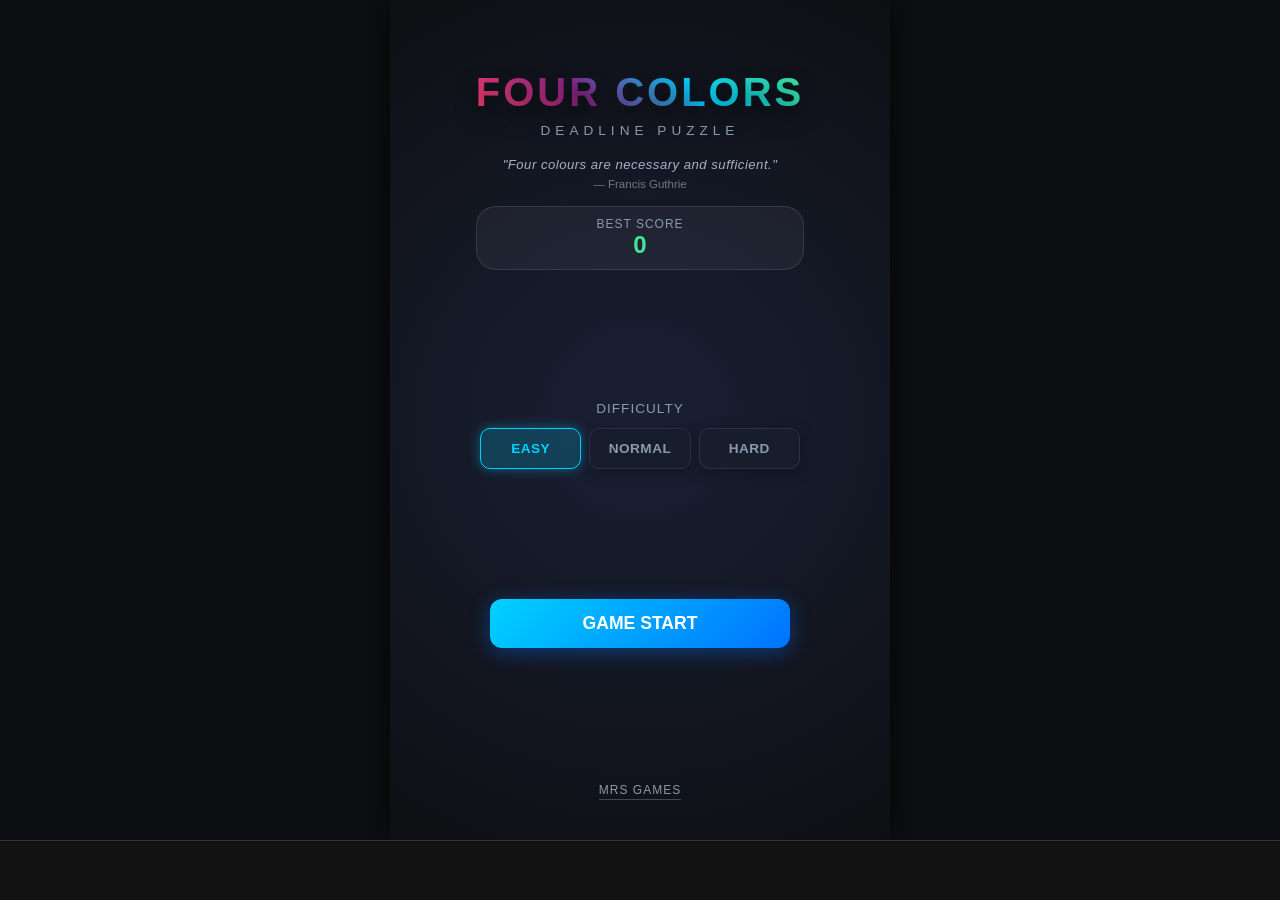
<file: four-colors/index.html>
<!DOCTYPE html>
<html lang="ja">
<head>
    <meta charset="UTF-8">
    <meta name="viewport" content="width=device-width, initial-scale=1.0, maximum-scale=1.0, user-scalable=no, viewport-fit=cover">

    <title>FOUR COLORS</title>

    <link rel="stylesheet" href="style.css">
</head>

<body>

    <div id="app-container">
        <!-- タイトル画面 -->
        <div id="title-screen" class="screen">
            <div class="logo-container">
                <div class="logo-title">FOUR COLORS</div>
                <div class="logo-subtitle">DEADLINE PUZZLE</div>

                <div class="quote-container">
                    <div class="quote-text">"Four colours are necessary and sufficient."</div>
                    <div class="quote-author">— Francis Guthrie</div>
                </div>

                <div class="best-score-badge">
                    <div class="label">BEST SCORE</div>
                    <div id="title-best-score" class="val">0</div>
                </div>
            </div>

            <div class="difficulty-selector">
                <div class="diff-label">DIFFICULTY</div>
                <div class="diff-buttons">
                    <button class="btn diff-btn active" data-diff="EASY">EASY</button>
                    <button class="btn diff-btn" data-diff="NORMAL">NORMAL</button>
                    <button class="btn diff-btn" data-diff="HARD">HARD</button>
                </div>
            </div>

            <button id="start-btn" class="btn btn-primary" style="width: 100%; max-width: 300px;">GAME START</button>

            <a href="https://mrs-games.pages.dev/" class="mrs-games-link" target="_blank" rel="noopener">MRS GAMES</a>
        </div>

        <!-- ゲーム画面 -->
        <div id="game-screen" class="screen hidden">
            <div class="game-header">
                <div class="header-left">
                    <button id="pause-btn" class="btn pause-btn" aria-label="Pause">
                        <svg viewBox="0 0 24 24">
                            <rect x="6" y="4" width="4" height="16" rx="1.5" />
                            <rect x="14" y="4" width="4" height="16" rx="1.5" />
                        </svg>
                    </button>
                    <div class="score-box">
                        <div id="game-score" class="score-val">0</div>
                        <div class="score-sub-row">
                            <span id="game-diff-tag" class="diff-mode-tag">EASY</span>
                            <div id="game-best-score" class="best-val-mini">BEST: 0</div>
                        </div>
                    </div>
                </div>

                <div class="color-sequence-box">
                    <div class="color-slot">
                        <span class="slot-label">NOW</span>
                        <div id="color-now" class="color-circle now"></div>
                    </div>
                    <div class="color-slot">
                        <span class="slot-label">NEXT</span>
                        <div id="color-next" class="color-circle next"></div>
                    </div>
                    <div class="color-slot">
                        <span class="slot-label">AFTER</span>
                        <div id="color-after" class="color-circle after"></div>
                    </div>
                </div>
            </div>

            <div class="canvas-container" id="canvas-container">
                <canvas id="game-canvas"></canvas>
                <div class="deadline-bar"></div>
                <div class="deadline-label">DEADLINE</div>
            </div>
        </div>

        <!-- 中断（ポーズ）ダイアログ -->
        <div id="pause-overlay" class="overlay-modal hidden">
            <div class="modal-card">
                <div class="modal-title">PAUSE</div>
                <div class="modal-scores">
                    <div class="modal-score-row">
                        <span class="modal-score-label">SCORE</span>
                        <span id="pause-score" class="modal-score-val highlight">0</span>
                    </div>
                    <div class="modal-score-row">
                        <span class="modal-score-label">BEST SCORE</span>
                        <span id="pause-best" class="modal-score-val">0</span>
                    </div>
                </div>
                <div class="modal-actions">
                    <button id="resume-btn" class="btn btn-primary">RESUME</button>
                    <button id="pause-retry-btn" class="btn">RETRY</button>
                    <button id="pause-title-btn" class="btn">TITLE</button>
                </div>
            </div>
        </div>

        <!-- リザルトダイアログ -->
        <div id="result-overlay" class="overlay-modal hidden">
            <div class="modal-card">
                <div class="modal-title gameover">GAME OVER</div>
                <div class="modal-scores">
                    <div class="modal-score-row">
                        <span class="modal-score-label">SCORE</span>
                        <span id="result-score" class="modal-score-val highlight">0</span>
                    </div>
                    <div class="modal-score-row">
                        <span class="modal-score-label">BEST SCORE</span>
                        <span id="result-best" class="modal-score-val">0</span>
                    </div>
                </div>
                <div class="modal-actions">
                    <button id="check-board-btn" class="btn btn-check">CHECK BOARD</button>
                    <button id="retry-btn" class="btn btn-primary">RETRY</button>
                    <button id="result-title-btn" class="btn">TITLE</button>
                    <button id="dev-log-btn" class="btn btn-dev-log">LOG (DEV)</button>
                </div>
            </div>
        </div>

        <!-- 確認モード専用：フローティング復帰UI -->
        <div id="check-overlay-hud" class="hidden">
            <button id="return-result-btn" class="btn btn-primary" style="width: 100%;">RETURN TO RESULT</button>
        </div>

        <!-- 開発用ログ表示モーダル -->
        <div id="log-modal" class="hidden">
            <h3 style="margin-bottom: 10px; color: #f1c40f;">DEV DEBUG LOG</h3>
            <textarea id="log-text" readonly></textarea>
            <div style="display: flex; gap: 10px;">
                <button id="copy-log-btn" class="btn btn-primary" style="flex: 1;">COPY LOG</button>
                <button id="close-log-btn" class="btn" style="flex: 1;">CLOSE</button>
            </div>
        </div>
    </div>

    <!-- ========================================
         固定広告
    ========================================= -->

    <div class="ad-banner">

        <div style="max-width: 100%;">

            <!-- admax -->
            <script src="https://adm.shinobi.jp/s/8a495d941206bf0c34aff9559f8d2cea"></script>
            <!-- admax -->

        </div>

    </div>

    <script src="script.js"></script>
</body>
</html>
</file>
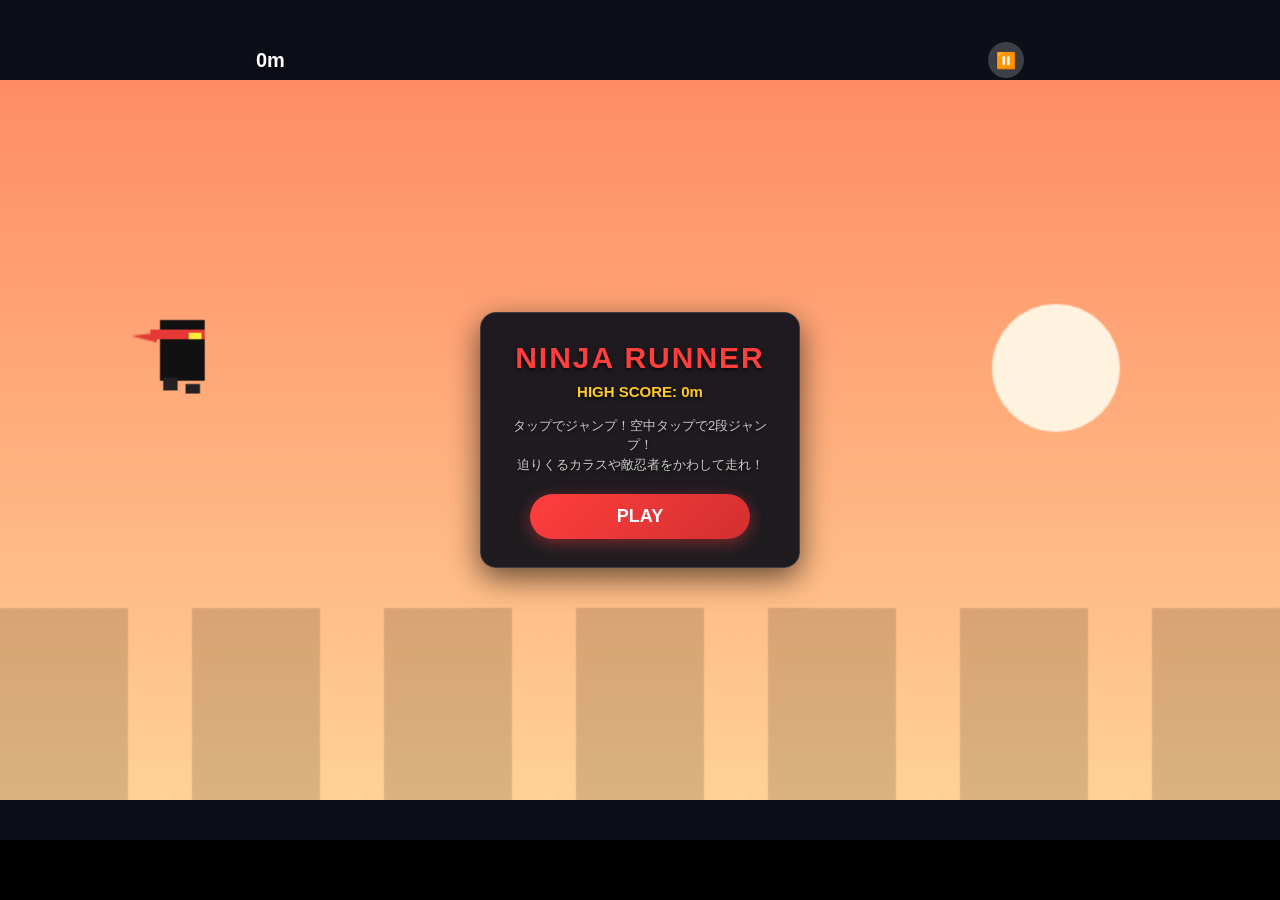
<file: ninja runner/index.html>
<!DOCTYPE html>
<html lang="ja">
<head>
    <meta charset="UTF-8">
    <meta name="viewport" content="width=device-width, initial-scale=1.0, maximum-scale=1.0, user-scalable=no, viewport-fit=cover">
    <title>NINJA RUNNER</title>
    <style>
        * {
            box-sizing: border-box;
            margin: 0;
            padding: 0;
            user-select: none;
            -webkit-user-select: none;
            -webkit-touch-callout: none;
        }

        html, body {
            width: 100%;
            height: 100%;
            overflow: hidden;
            background-color: #0d0f18;
            font-family: -apple-system, BlinkMacSystemFont, "Segoe UI", Roboto, Helvetica, Arial, sans-serif;
            display: flex;
            flex-direction: column;
            justify-content: flex-start;
            align-items: center;
        }

        /* アプリ全体のコンテナ */
        #main-wrapper {
            width: 100%;
            flex: 1;
            display: flex;
            flex-direction: column;
            justify-content: center;
            align-items: center;
            position: relative;
            padding: 0;
        }

        /* プレイ画面の直上コントロールバー (スコア・ポーズ) */
        .top-control-bar {
            width: 100%;
            max-width: 800px;
            height: 40px;
            display: flex;
            justify-content: space-between;
            align-items: center;
            padding: 0 16px;
            background: transparent;
            color: #ffffff;
            font-weight: bold;
            font-size: 20px;
            z-index: 10;
        }

        .hud-left {
            display: flex;
            align-items: center;
            color: #ffffff;
            text-shadow: 0 2px 4px rgba(0,0,0,0.8);
        }

        .icon-btn {
            background: rgba(255, 255, 255, 0.2);
            border: none;
            color: white;
            border-radius: 50%;
            width: 36px;
            height: 36px;
            font-size: 16px;
            display: flex;
            justify-content: center;
            align-items: center;
            cursor: pointer;
            backdrop-filter: blur(4px);
            transition: transform 0.1s, background 0.2s;
        }

        .icon-btn:active {
            transform: scale(0.92);
            background: rgba(255, 255, 255, 0.4);
        }

        /* ゲーム表示枠 */
        #game-container {
            position: relative;
            width: 100%;
            max-width: 800px;
            display: flex;
            justify-content: center;
            align-items: center;
        }

        canvas {
            background-color: #1a1c29;
            touch-action: none;
            display: block;
            border: none;
            outline: none;
        }

        .ui-layer {
            position: absolute;
            top: 0;
            left: 0;
            width: 100%;
            height: 100%;
            pointer-events: none;
            display: flex;
            flex-direction: column;
            justify-content: center;
            align-items: center;
            color: #ffffff;
            text-shadow: 0 2px 4px rgba(0,0,0,0.8);
        }

        .modal-screen {
            background: rgba(13, 15, 24, 0.92);
            padding: 28px;
            border-radius: 16px;
            text-align: center;
            pointer-events: auto;
            backdrop-filter: blur(8px);
            border: 1px solid rgba(255, 255, 255, 0.15);
            max-width: 90%;
            width: 320px;
            z-index: 20;
            box-shadow: 0 10px 30px rgba(0,0,0,0.6);
        }

        h1 {
            font-size: 30px;
            margin-bottom: 8px;
            color: #ff3e3e;
            letter-spacing: 2px;
        }

        .high-score {
            font-size: 15px;
            color: #ffca28;
            margin-bottom: 16px;
            font-weight: bold;
        }

        p {
            font-size: 13px;
            line-height: 1.5;
            margin-bottom: 20px;
            color: #cccccc;
        }

        .btn-group {
            display: flex;
            flex-direction: column;
            gap: 12px;
            align-items: center;
            width: 100%;
        }

        .btn {
            background: linear-gradient(135deg, #ff3e3e, #d32f2f);
            color: white;
            border: none;
            padding: 12px 36px;
            font-size: 18px;
            font-weight: bold;
            border-radius: 30px;
            cursor: pointer;
            box-shadow: 0 4px 15px rgba(255, 62, 62, 0.4);
            transition: transform 0.1s;
            width: 100%;
            max-width: 220px;
        }

        .btn-secondary {
            background: linear-gradient(135deg, #455a64, #263238);
            box-shadow: 0 4px 15px rgba(0, 0, 0, 0.4);
        }

        .btn:active {
            transform: scale(0.95);
        }

        /* 画面最下部：広告表示エリア (AdMax) */
        .ad-container {
            width: 100%;
            height: 60px;
            min-height: 60px;
            background-color: #000000;
            display: flex;
            justify-content: center;
            align-items: center;
            flex-shrink: 0;
            z-index: 100;
            overflow: hidden;
        }

        .hidden {
            display: none !important;
        }
    </style>
</head>
<body>

    <div id="main-wrapper">
        <!-- プレイ画面の直上バー (スコア＆ポーズボタン) -->
        <div id="topControlBar" class="top-control-bar">
            <div class="hud-left">
                <span id="scoreText">0m</span>
            </div>
            <div>
                <button id="pauseBtn" class="icon-btn" aria-label="Pause">⏸️</button>
            </div>
        </div>

        <!-- ゲーム画面（Canvas） -->
        <div id="game-container">
            <canvas id="gameCanvas"></canvas>
            
            <div class="ui-layer">
                <!-- スタート画面 -->
                <div id="startScreen" class="modal-screen">
                    <h1>NINJA RUNNER</h1>
                    <div id="titleHighScore" class="high-score">HIGH SCORE: 0m</div>
                    <p>タップでジャンプ！空中タップで2段ジャンプ！<br>迫りくるカラスや敵忍者をかわして走れ！</p>
                    <div class="btn-group">
                        <button id="startBtn" class="btn">PLAY</button>
                    </div>
                </div>

                <!-- ポーズ画面 -->
                <div id="pauseScreen" class="modal-screen hidden">
                    <h1 style="color: #ffca28;">PAUSED</h1>
                    <p style="margin-bottom: 24px;">一時停止中</p>
                    <div class="btn-group">
                        <button id="resumeBtn" class="btn">RESUME</button>
                        <button id="pauseHomeBtn" class="btn btn-secondary">HOME</button>
                    </div>
                </div>

                <!-- ゲームオーバー画面 -->
                <div id="gameOverScreen" class="modal-screen hidden">
                    <h1 style="color: #ff5252;">GAME OVER</h1>
                    <p id="finalScoreText" style="font-size: 22px; font-weight: bold; color: #fff; margin-bottom: 6px;">0m</p>
                    <div id="overHighScore" class="high-score">HIGH SCORE: 0m</div>
                    <div class="btn-group">
                        <button id="restartBtn" class="btn">RETRY</button>
                        <button id="overHomeBtn" class="btn btn-secondary">HOME</button>
                    </div>
                </div>
            </div>
        </div>
    </div>

    <!-- 画面最下部：広告領域 (AdMax) -->
    <div class="ad-container" id="adBox">
        <!-- admax -->
        <script src="https://adm.shinobi.jp/s/8a495d941206bf0c34aff9559f8d2cea"></script>
        <!-- admax -->
    </div>

    <script>
        // --- Web Audio API (効果音) ---
        class SoundFX {
            constructor() {
                this.ctx = null;
            }
            init() {
                if (!this.ctx) {
                    this.ctx = new (window.AudioContext || window.webkitAudioContext)();
                }
                if (this.ctx.state === 'suspended') {
                    this.ctx.resume();
                }
            }
            playJump(pitch = 1) {
                if (!this.ctx) return;
                const osc = this.ctx.createOscillator();
                const gain = this.ctx.createGain();
                osc.type = 'sine';
                osc.frequency.setValueAtTime(150 * pitch, this.ctx.currentTime);
                osc.frequency.exponentialRampToValueAtTime(450 * pitch, this.ctx.currentTime + 0.15);
                gain.gain.setValueAtTime(0.3, this.ctx.currentTime);
                gain.gain.linearRampToValueAtTime(0.01, this.ctx.currentTime + 0.15);
                osc.connect(gain);
                gain.connect(this.ctx.destination);
                osc.start();
                osc.stop(this.ctx.currentTime + 0.15);
            }
            playBounce() {
                if (!this.ctx) return;
                const osc = this.ctx.createOscillator();
                const gain = this.ctx.createGain();
                osc.type = 'triangle';
                osc.frequency.setValueAtTime(200, this.ctx.currentTime);
                osc.frequency.exponentialRampToValueAtTime(800, this.ctx.currentTime + 0.25);
                gain.gain.setValueAtTime(0.4, this.ctx.currentTime);
                gain.gain.linearRampToValueAtTime(0.01, this.ctx.currentTime + 0.25);
                osc.connect(gain);
                gain.connect(this.ctx.destination);
                osc.start();
                osc.stop(this.ctx.currentTime + 0.25);
            }
            playHit() {
                if (!this.ctx) return;
                const osc = this.ctx.createOscillator();
                const gain = this.ctx.createGain();
                osc.type = 'sawtooth';
                osc.frequency.setValueAtTime(120, this.ctx.currentTime);
                osc.frequency.linearRampToValueAtTime(30, this.ctx.currentTime + 0.3);
                gain.gain.setValueAtTime(0.4, this.ctx.currentTime);
                gain.gain.linearRampToValueAtTime(0.01, this.ctx.currentTime + 0.3);
                osc.connect(gain);
                gain.connect(this.ctx.destination);
                osc.start();
                osc.stop(this.ctx.currentTime + 0.3);
            }
        }
        const sfx = new SoundFX();

        // --- 定数 ---
        const CANVAS_WIDTH = 800;
        const CANVAS_HEIGHT = 450;
        const canvas = document.getElementById('gameCanvas');
        const ctx = canvas.getContext('2d');

        // UI Elements
        const startScreen = document.getElementById('startScreen');
        const pauseScreen = document.getElementById('pauseScreen');
        const gameOverScreen = document.getElementById('gameOverScreen');
        const topControlBar = document.getElementById('topControlBar');
        const scoreText = document.getElementById('scoreText');
        const titleHighScore = document.getElementById('titleHighScore');
        const overHighScore = document.getElementById('overHighScore');
        const finalScoreText = document.getElementById('finalScoreText');
        
        // Buttons
        const startBtn = document.getElementById('startBtn');
        const pauseBtn = document.getElementById('pauseBtn');
        const resumeBtn = document.getElementById('resumeBtn');
        const pauseHomeBtn = document.getElementById('pauseHomeBtn');
        const restartBtn = document.getElementById('restartBtn');
        const overHomeBtn = document.getElementById('overHomeBtn');

        // ゲーム状態 ('START', 'PLAYING', 'PAUSED', 'GAMEOVER')
        let gameState = 'START';
        const FIXED_GAME_SPEED = 6;
        let gameSpeed = FIXED_GAME_SPEED;
        let score = 0;
        let highScore = 0;
        let distance = 0;
        let animationFrameId = null;

        // ハイスコア読み込み
        function loadHighScore() {
            try {
                const saved = localStorage.getItem('ninja_runner_highscore');
                highScore = saved ? parseInt(saved, 10) : 0;
            } catch (e) {
                highScore = 0;
            }
            titleHighScore.innerText = `HIGH SCORE: ${highScore}m`;
            overHighScore.innerText = `HIGH SCORE: ${highScore}m`;
        }

        function saveHighScore(newScore) {
            if (newScore > highScore) {
                highScore = newScore;
                try {
                    localStorage.setItem('ninja_runner_highscore', highScore);
                } catch (e) {}
            }
            titleHighScore.innerText = `HIGH SCORE: ${highScore}m`;
            overHighScore.innerText = `HIGH SCORE: ${highScore}m`;
        }

        // --- 時間帯・背景管理 ---
        const SCORE_PER_PHASE = 1500;
        const TIME_PHASES = [
            { top: [255, 140, 100], bottom: [255, 210, 150], sunColor: "#fff3e0", sunY: 180 },
            { top: [70, 160, 240],  bottom: [180, 220, 255], sunColor: "#fffde7", sunY: 60 },
            { top: [180, 50, 90],   bottom: [255, 120, 60],  sunColor: "#ff7043", sunY: 220 },
            { top: [10, 15, 30],    bottom: [30, 35, 65],    sunColor: "#eceff1", sunY: 80 }
        ];

        function getInterpolatedBg() {
            const totalCycleScore = TIME_PHASES.length * SCORE_PER_PHASE;
            const currentScoreInCycle = score % totalCycleScore;

            const currentIndex = Math.floor(currentScoreInCycle / SCORE_PER_PHASE);
            const nextIndex = (currentIndex + 1) % TIME_PHASES.length;
            const progress = (currentScoreInCycle % SCORE_PER_PHASE) / SCORE_PER_PHASE;

            const c1 = TIME_PHASES[currentIndex];
            const c2 = TIME_PHASES[nextIndex];

            const rTop = Math.round(c1.top[0] + (c2.top[0] - c1.top[0]) * progress);
            const gTop = Math.round(c1.top[1] + (c2.top[1] - c1.top[1]) * progress);
            const bTop = Math.round(c1.top[2] + (c2.top[2] - c1.top[2]) * progress);

            const rBot = Math.round(c1.bottom[0] + (c2.bottom[0] - c1.bottom[0]) * progress);
            const gBot = Math.round(c1.bottom[1] + (c2.bottom[1] - c1.bottom[1]) * progress);
            const bBot = Math.round(c1.bottom[2] + (c2.bottom[2] - c1.bottom[2]) * progress);

            const sunY = c1.sunY + (c2.sunY - c1.sunY) * progress;

            return {
                top: `rgb(${rTop},${gTop},${bTop})`,
                bottom: `rgb(${rBot},${gBot},${bBot})`,
                sunColor: c1.sunColor,
                sunY: sunY
            };
        }

        // --- 忍者 (プレイヤー) ---
        const player = {
            x: 100,
            y: 0,
            width: 28,
            height: 38,
            velocityY: 0,
            gravity: 0.65,
            jumpForce: -13,
            isGrounded: false,
            jumpCount: 0,
            maxJumps: 2,
            animFrame: 0,

            reset() {
                this.y = 150;
                this.velocityY = 0;
                this.isGrounded = false;
                this.jumpCount = 0;
            },

            jump(force = this.jumpForce, isBounce = false) {
                if (isBounce) {
                    this.velocityY = force;
                    this.jumpCount = 1;
                    this.isGrounded = false;
                    sfx.playBounce();
                } else if (this.jumpCount < this.maxJumps) {
                    this.velocityY = force;
                    this.jumpCount++;
                    this.isGrounded = false;
                    sfx.playJump(this.jumpCount === 2 ? 1.3 : 1.0);
                }
            },

            update() {
                this.velocityY += this.gravity;
                this.y += this.velocityY;
                this.animFrame += 0.2;
            },

            draw() {
                ctx.save();
                ctx.translate(this.x, this.y);

                ctx.fillStyle = '#111111';
                ctx.fillRect(0, 0, this.width, this.height);

                ctx.fillStyle = '#e53935';
                ctx.fillRect(-6, 6, this.width + 6, 6);
                
                const scarfWave = Math.sin(this.animFrame * 2.5) * 8;
                ctx.beginPath();
                ctx.moveTo(-2, 8);
                ctx.lineTo(-18, 10 + scarfWave);
                ctx.lineTo(-2, 14);
                ctx.fill();

                ctx.fillStyle = '#ffeb3b';
                ctx.fillRect(this.width - 10, 8, 8, 4);

                if (this.isGrounded) {
                    const leg = Math.sin(this.animFrame * 3.5) * 6;
                    ctx.fillStyle = '#222';
                    ctx.fillRect(4, this.height, 7, 6 + leg);
                    ctx.fillRect(17, this.height, 7, 6 - leg);
                } else {
                    ctx.fillStyle = '#222';
                    ctx.fillRect(2, this.height - 2, 9, 8);
                    ctx.fillRect(16, this.height + 2, 9, 6);
                }

                ctx.restore();
            }
        };

        // --- 敵忍者 ---
        class EnemyNinja {
            constructor(platform) {
                this.platform = platform;
                this.width = 28;
                this.height = 36;
                this.x = platform.x + platform.width - this.width - 10;
                this.y = platform.y - this.height;
                this.speed = 2.5;
                this.dir = -1;
                this.animFrame = 0;
            }

            update() {
                this.x -= gameSpeed;
                this.x += this.speed * this.dir;

                if (this.x <= this.platform.x + 5) {
                    this.x = this.platform.x + 5;
                    this.dir = 1;
                } else if (this.x + this.width >= this.platform.x + this.platform.width - 5) {
                    this.x = this.platform.x + this.platform.width - this.width - 5;
                    this.dir = -1;
                }

                this.y = this.platform.y - this.height;
                this.animFrame += 0.25;
            }

            draw() {
                ctx.save();
                ctx.translate(this.x, this.y);

                ctx.fillStyle = '#303f9f';
                ctx.fillRect(0, 0, this.width, this.height);

                ctx.fillStyle = '#7b1fa2';
                ctx.fillRect(-2, 6, this.width + 4, 5);

                ctx.fillStyle = '#ff1744';
                if (this.dir === -1) {
                    ctx.fillRect(2, 8, 8, 4);
                } else {
                    ctx.fillRect(this.width - 10, 8, 8, 4);
                }

                const leg = Math.sin(this.animFrame * 3) * 5;
                ctx.fillStyle = '#1a237e';
                ctx.fillRect(4, this.height, 7, 5 + leg);
                ctx.fillRect(17, this.height, 7, 5 - leg);

                ctx.restore();
            }
        }

        // --- カラス ---
        class Crow {
            constructor(x, y) {
                this.x = x;
                this.y = y;
                this.width = 42;
                this.height = 30;
                this.speed = gameSpeed + 2.5;
                this.flapFrame = Math.random() * Math.PI * 2;
            }

            update() {
                this.x -= this.speed;
                this.flapFrame += 0.18;
            }

            draw() {
                ctx.save();
                ctx.translate(this.x + this.width / 2, this.y + this.height / 2);

                const wingPos = Math.sin(this.flapFrame);

                ctx.fillStyle = '#1c1c1c';
                ctx.strokeStyle = '#1c1c1c';
                ctx.lineWidth = 2;

                ctx.beginPath();
                ctx.ellipse(-2, 2, 14, 7, -0.2, 0, Math.PI * 2);
                ctx.fill();

                ctx.beginPath();
                ctx.arc(-14, -2, 6, 0, Math.PI * 2);
                ctx.fill();

                ctx.fillStyle = '#0d0f18';
                ctx.beginPath();
                ctx.moveTo(-18, -2);
                ctx.lineTo(-25, 1);
                ctx.lineTo(-18, 3);
                ctx.closePath();
                ctx.fill();

                ctx.beginPath();
                ctx.moveTo(10, 2);
                ctx.lineTo(22, 6);
                ctx.lineTo(20, -1);
                ctx.closePath();
                ctx.fill();

                ctx.fillStyle = '#262626';
                ctx.beginPath();
                ctx.moveTo(-4, -2);
                
                const wingY = wingPos * 22;
                ctx.quadraticCurveTo(-2, -10 + wingY / 2, 8, -15 + wingY);
                ctx.quadraticCurveTo(2, -4, -4, -2);
                ctx.fill();

                ctx.restore();
            }
        }

        // --- 足場 & ギミック ---
        let platforms = [];
        let obstacles = [];
        let springPads = [];
        let enemyNinjas = [];
        let crows = [];

        class Platform {
            constructor(x, y, width, height, type = 'roof') {
                this.x = x;
                this.y = y;
                this.width = width;
                this.height = height;
                this.type = type;
            }

            update() {
                this.x -= gameSpeed;
            }

            draw() {
                if (this.type === 'wire') {
                    ctx.strokeStyle = '#333';
                    ctx.lineWidth = 3;
                    ctx.beginPath();
                    ctx.moveTo(this.x, this.y + 2);
                    ctx.lineTo(this.x + this.width, this.y + 2);
                    ctx.stroke();
                    return;
                }

                if (this.type === 'rail') {
                    ctx.fillStyle = '#cfd8dc';
                    ctx.fillRect(this.x, this.y, this.width, 10);
                    ctx.fillStyle = '#90a4ae';
                    ctx.fillRect(this.x, this.y + 10, this.width, this.height);
                    return;
                }

                ctx.fillStyle = this.type === 'pole' ? '#3e2723' : '#263238';
                ctx.fillRect(this.x, this.y, this.width, this.height);

                ctx.fillStyle = 'rgba(255,255,255,0.2)';
                ctx.fillRect(this.x, this.y, this.width, 3);

                if (this.type === 'roof') {
                    ctx.fillStyle = 'rgba(0,0,0,0.15)';
                    for (let i = 0; i < this.width; i += 24) {
                        ctx.fillRect(this.x + i, this.y + 3, 2, this.height);
                    }
                }
            }
        }

        class SpringPad {
            constructor(x, y) {
                this.x = x;
                this.y = y;
                this.width = 30;
                this.height = 12;
            }

            update() {
                this.x -= gameSpeed;
            }

            draw() {
                ctx.fillStyle = '#4caf50';
                ctx.fillRect(this.x, this.y, this.width, this.height);
                ctx.fillStyle = '#81c784';
                ctx.fillRect(this.x + 3, this.y + 2, this.width - 6, 3);
            }
        }

        class Obstacle {
            constructor(x, y, width, height, type = 'spike') {
                this.x = x;
                this.y = y;
                this.width = width;
                this.height = height;
                this.type = type;
                this.rotation = 0;
            }

            update() {
                this.x -= gameSpeed;
                if (this.type === 'shuriken') {
                    this.rotation += 0.2;
                }
            }

            draw() {
                if (this.type === 'spike') {
                    ctx.fillStyle = '#ff3d00';
                    ctx.beginPath();
                    ctx.moveTo(this.x, this.y + this.height);
                    ctx.lineTo(this.x + this.width / 2, this.y);
                    ctx.lineTo(this.x + this.width, this.y + this.height);
                    ctx.closePath();
                    ctx.fill();
                } else if (this.type === 'shuriken') {
                    ctx.save();
                    ctx.translate(this.x + this.width / 2, this.y + this.height / 2);
                    ctx.rotate(this.rotation);
                    ctx.fillStyle = '#00e5ff';
                    
                    for (let i = 0; i < 4; i++) {
                        ctx.rotate(Math.PI / 2);
                        ctx.beginPath();
                        ctx.moveTo(0, 0);
                        ctx.lineTo(-5, -15);
                        ctx.lineTo(0, -22);
                        ctx.lineTo(5, -15);
                        ctx.closePath();
                        ctx.fill();
                    }
                    ctx.restore();
                }
            }
        }

        // --- キャンバス調整 (アスペクト比維持) ---
        function resizeCanvas() {
            const wrapper = document.getElementById('main-wrapper');
            if (!wrapper) return;

            const availWidth = wrapper.clientWidth;
            const availHeight = wrapper.clientHeight - 40;
            
            let w = availWidth;
            let h = availWidth * (9 / 16);

            if (h > availHeight) {
                h = availHeight;
                w = availHeight * (16 / 9);
            }

            canvas.style.width = `${w}px`;
            canvas.style.height = `${h}px`;
            topControlBar.style.width = `${w}px`;

            canvas.width = CANVAS_WIDTH;
            canvas.height = CANVAS_HEIGHT;
        }

        window.addEventListener('resize', resizeCanvas);

        // --- 初期化 & スポーン ---
        function initGame() {
            score = 0;
            distance = 0;
            gameSpeed = FIXED_GAME_SPEED;
            player.reset();

            platforms = [];
            obstacles = [];
            springPads = [];
            enemyNinjas = [];
            crows = [];

            platforms.push(new Platform(0, 300, 600, 150, 'roof'));
        }

        function spawnStageElements() {
            const lastPlatform = platforms[platforms.length - 1];
            if (!lastPlatform) return;

            if (lastPlatform.x + lastPlatform.width < CANVAS_WIDTH + 300) {

                let minGap, maxGap, minWidth, maxWidth, allowObstacles, allowComplex, allowEnemy, allowCrow;

                if (score < 300) {
                    minGap = 60; maxGap = 100;
                    minWidth = 260; maxWidth = 420;
                    allowObstacles = false;
                    allowComplex = false;
                    allowEnemy = false;
                    allowCrow = false;
                } else if (score < 800) {
                    minGap = 80; maxGap = 120;
                    minWidth = 220; maxWidth = 350;
                    allowObstacles = true;
                    allowComplex = false;
                    allowEnemy = false;
                    allowCrow = true;
                } else if (score < 1500) {
                    minGap = 90; maxGap = 140;
                    minWidth = 180; maxWidth = 300;
                    allowObstacles = true;
                    allowComplex = true;
                    allowEnemy = true;
                    allowCrow = true;
                } else {
                    minGap = 100; maxGap = 160;
                    minWidth = 140; maxWidth = 260;
                    allowObstacles = true;
                    allowComplex = true;
                    allowEnemy = true;
                    allowCrow = true;
                }

                const rand = Math.random();
                const gap = Math.random() * (maxGap - minGap) + minGap;
                const nextX = lastPlatform.x + lastPlatform.width + gap;

                if (allowComplex && rand < 0.3) {
                    const bottomY = Math.random() * 50 + 320;
                    const topY = bottomY - 140;
                    const width = Math.random() * (maxWidth - minWidth) + minWidth;

                    const bottomPlat = new Platform(nextX, bottomY, width, CANVAS_HEIGHT - bottomY, 'rail');
                    platforms.push(bottomPlat);
                    platforms.push(new Platform(nextX + 40, topY, width - 80, 10, 'wire'));

                    if (allowEnemy && Math.random() < 0.5) {
                        enemyNinjas.push(new EnemyNinja(bottomPlat));
                    }
                } 
                else if (score >= 1500 && rand > 0.7) {
                    let poleX = nextX;
                    for (let i = 0; i < 3; i++) {
                        const poleY = Math.random() * 60 + 250;
                        platforms.push(new Platform(poleX, poleY, 75, CANVAS_HEIGHT - poleY, 'pole'));
                        poleX += 75 + Math.random() * 60 + 70;
                    }
                }
                else {
                    const heightVariation = (score < 300) ? 60 : 110;
                    const nextY = Math.min(Math.max(lastPlatform.y + (Math.random() * heightVariation - heightVariation / 2), 200), 360);
                    const width = Math.random() * (maxWidth - minWidth) + minWidth;
                    
                    const newPlat = new Platform(nextX, nextY, width, CANVAS_HEIGHT - nextY, 'roof');
                    platforms.push(newPlat);

                    if (allowEnemy && width > 220 && Math.random() < 0.45) {
                        enemyNinjas.push(new EnemyNinja(newPlat));
                    } else if (allowObstacles) {
                        if (allowComplex && Math.random() < 0.3) {
                            springPads.push(new SpringPad(nextX + 40, nextY - 12));
                        } else if (Math.random() < 0.5) {
                            obstacles.push(new Obstacle(nextX + width / 2, nextY - 25, 25, 25, 'spike'));
                        }
                    }
                }

                if (allowCrow && Math.random() < 0.35) {
                    const crowY = Math.random() * 120 + 100;
                    crows.push(new Crow(CANVAS_WIDTH + 100, crowY));
                }
            }
        }

        // --- 描画 ---
        function drawBackground() {
            const bgData = getInterpolatedBg();

            const grad = ctx.createLinearGradient(0, 0, 0, CANVAS_HEIGHT);
            grad.addColorStop(0, bgData.top);
            grad.addColorStop(1, bgData.bottom);
            ctx.fillStyle = grad;
            ctx.fillRect(0, 0, CANVAS_WIDTH, CANVAS_HEIGHT);

            ctx.fillStyle = bgData.sunColor;
            ctx.beginPath();
            ctx.arc(660, bgData.sunY, 40, 0, Math.PI * 2);
            ctx.fill();

            ctx.fillStyle = 'rgba(0, 0, 0, 0.15)';
            for (let i = 0; i < 8; i++) {
                const x = ((i * 120) - (distance * 0.1) % 120);
                ctx.fillRect(x, CANVAS_HEIGHT - 120, 80, 120);
            }
        }

        // --- ループ＆更新 ---
        function update() {
            if (gameState !== 'PLAYING') return;

            distance += gameSpeed;
            score = Math.floor(distance / 10);
            
            scoreText.innerText = `${score}m`;

            player.update();

            let currentlyGrounded = false;
            for (let i = platforms.length - 1; i >= 0; i--) {
                const p = platforms[i];
                p.update();

                if (
                    player.x + player.width > p.x &&
                    player.x < p.x + p.width &&
                    player.y + player.height >= p.y &&
                    player.y + player.height <= p.y + player.velocityY + 10 &&
                    player.velocityY >= 0
                ) {
                    player.y = p.y - player.height;
                    player.velocityY = 0;
                    player.isGrounded = true;
                    player.jumpCount = 0;
                    currentlyGrounded = true;
                }

                if (p.x + p.width < -100) platforms.splice(i, 1);
            }

            if (!currentlyGrounded) player.isGrounded = false;

            for (let i = enemyNinjas.length - 1; i >= 0; i--) {
                const e = enemyNinjas[i];
                e.update();

                const p = 4;
                if (
                    player.x + p < e.x + e.width &&
                    player.x + player.width - p > e.x &&
                    player.y + p < e.y + e.height &&
                    player.y + player.height - p > e.y
                ) {
                    triggerGameOver();
                }

                if (e.x + e.width < -100) enemyNinjas.splice(i, 1);
            }

            for (let i = crows.length - 1; i >= 0; i--) {
                const c = crows[i];
                c.update();

                const p = 6;
                if (
                    player.x + p < c.x + c.width &&
                    player.x + player.width - p > c.x &&
                    player.y + p < c.y + c.height &&
                    player.y + player.height - p > c.y
                ) {
                    triggerGameOver();
                }

                if (c.x + c.width < -100) crows.splice(i, 1);
            }

            for (let i = springPads.length - 1; i >= 0; i--) {
                const s = springPads[i];
                s.update();

                if (
                    player.x + player.width > s.x &&
                    player.x < s.x + s.width &&
                    player.y + player.height >= s.y &&
                    player.y + player.height <= s.y + 12 &&
                    player.velocityY >= 0
                ) {
                    player.jump(-18, true);
                }

                if (s.x + s.width < -50) springPads.splice(i, 1);
            }

            for (let i = obstacles.length - 1; i >= 0; i--) {
                const obs = obstacles[i];
                obs.update();

                const p = 4;
                if (
                    player.x + p < obs.x + obs.width &&
                    player.x + player.width - p > obs.x &&
                    player.y + p < obs.y + obs.height &&
                    player.y + player.height - p > obs.y
                ) {
                    triggerGameOver();
                }

                if (obs.x + obs.width < -50) obstacles.splice(i, 1);
            }

            if (player.y > CANVAS_HEIGHT + 60) {
                triggerGameOver();
            }

            spawnStageElements();
        }

        function draw() {
            ctx.clearRect(0, 0, CANVAS_WIDTH, CANVAS_HEIGHT);

            drawBackground();

            platforms.forEach(p => p.draw());
            springPads.forEach(s => s.draw());
            obstacles.forEach(o => o.draw());
            enemyNinjas.forEach(e => e.draw());
            crows.forEach(c => c.draw());

            player.draw();
        }

        function gameLoop() {
            if (gameState === 'PLAYING') {
                update();
                draw();
            }
            animationFrameId = requestAnimationFrame(gameLoop);
        }

        // --- ブラウザバック（戻るボタン）制御 ---
        function pushGameStateHistory() {
            try {
                history.pushState({ inGame: true }, '', location.href);
            } catch (e) {}
        }

        window.addEventListener('popstate', (e) => {
            if (gameState === 'PLAYING') {
                pauseGame();
                pushGameStateHistory();
            } else if (gameState === 'PAUSED' || gameState === 'GAMEOVER') {
                goToHome();
                pushGameStateHistory();
            }
        });

        // --- 画面切り替え制御 ---
        function showScreen(screen) {
            startScreen.classList.add('hidden');
            pauseScreen.classList.add('hidden');
            gameOverScreen.classList.add('hidden');
            
            if (screen) {
                screen.classList.remove('hidden');
            }
        }

        function goToHome() {
            gameState = 'START';
            showScreen(startScreen);
            loadHighScore();
            
            initGame();
            drawBackground();
            player.draw();
        }

        function startGame() {
            sfx.init();
            initGame();
            gameState = 'PLAYING';

            pushGameStateHistory();
            showScreen(null);

            if (!animationFrameId) {
                gameLoop();
            }
        }

        function pauseGame() {
            if (gameState !== 'PLAYING') return;
            gameState = 'PAUSED';
            showScreen(pauseScreen);
        }

        function resumeGame() {
            if (gameState !== 'PAUSED') return;
            gameState = 'PLAYING';
            pushGameStateHistory();
            showScreen(null);
        }

        function triggerGameOver() {
            sfx.playHit();
            gameState = 'GAMEOVER';

            saveHighScore(score);

            showScreen(gameOverScreen);
            finalScoreText.innerText = `${score}m`;
        }

        // --- 操作系 ---
        function handleInput(e) {
            if (e.target && (e.target.tagName === 'BUTTON' || e.target.classList.contains('icon-btn'))) return;

            if (e.type === 'touchstart') {
                e.preventDefault();
            }

            if (gameState === 'PLAYING') {
                player.jump();
            }
        }

        window.addEventListener('touchstart', handleInput, { passive: false });
        window.addEventListener('mousedown', handleInput);
        window.addEventListener('keydown', (e) => {
            if (e.code === 'Space' || e.code === 'ArrowUp') {
                e.preventDefault();
                if (gameState === 'START' || gameState === 'GAMEOVER') {
                    startGame();
                } else if (gameState === 'PAUSED') {
                    resumeGame();
                } else if (gameState === 'PLAYING') {
                    player.jump();
                }
            } else if (e.code === 'KeyP' || e.code === 'Escape') {
                if (gameState === 'PLAYING') pauseGame();
                else if (gameState === 'PAUSED') resumeGame();
            }
        });

        const attachButtonEvent = (btn, action) => {
            const handler = (e) => {
                e.stopPropagation();
                e.preventDefault();
                action();
            };
            btn.addEventListener('click', handler);
            btn.addEventListener('touchstart', handler, { passive: false });
        };

        attachButtonEvent(startBtn, startGame);
        attachButtonEvent(restartBtn, startGame);
        attachButtonEvent(pauseBtn, pauseGame);
        attachButtonEvent(resumeBtn, resumeGame);
        attachButtonEvent(pauseHomeBtn, goToHome);
        attachButtonEvent(overHomeBtn, goToHome);

        // 初期ロード
        setTimeout(() => {
            pushGameStateHistory();
            resizeCanvas();
            loadHighScore();
            initGame();
            drawBackground();
            player.draw();
            gameLoop();
        }, 50);
    </script>
</body>
</html>
</file>
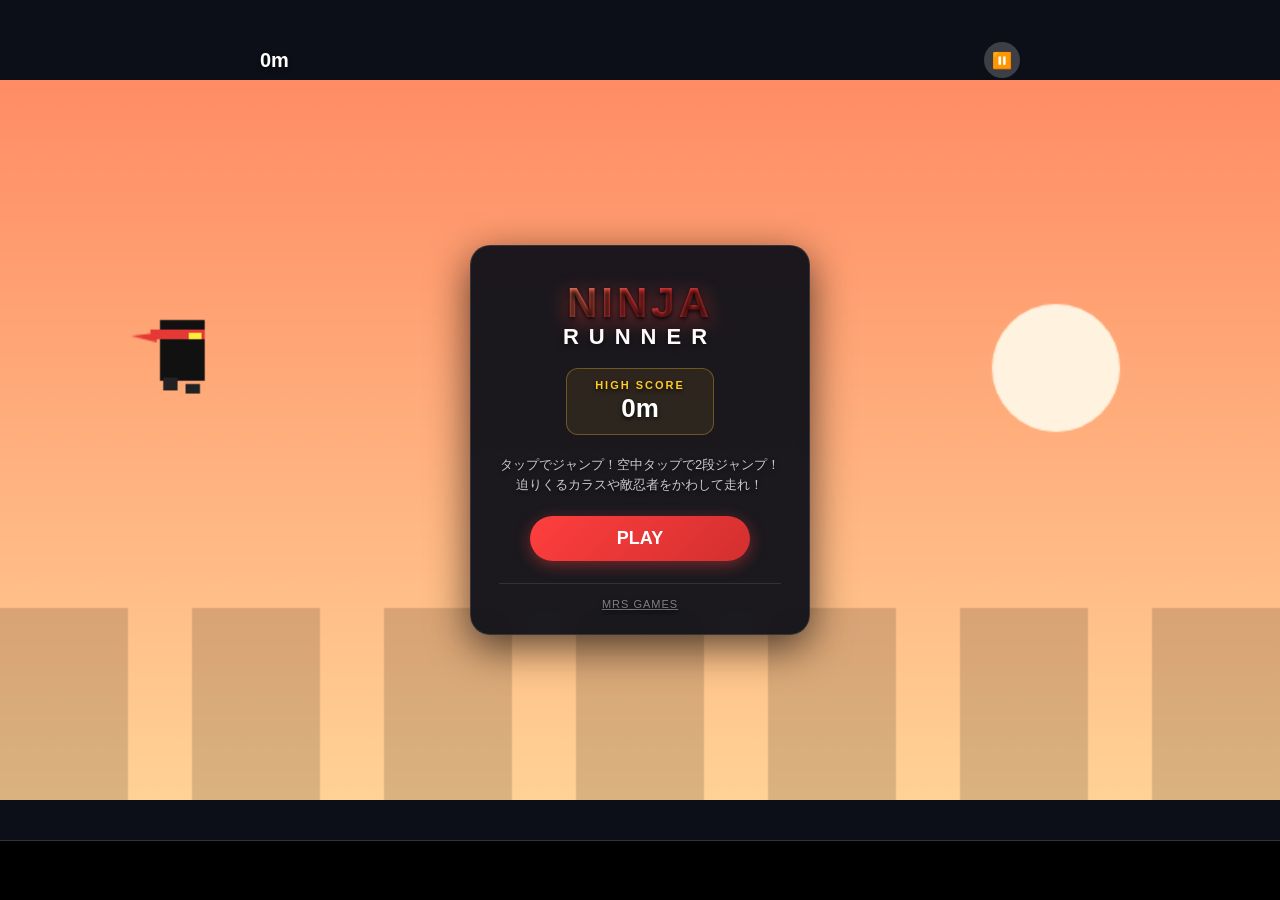
<file: ninja-runner/index.html>
<!DOCTYPE html>
<html lang="ja">
<head>
    <meta charset="UTF-8">
    <meta name="viewport" content="width=device-width, initial-scale=1.0, maximum-scale=1.0, user-scalable=no, viewport-fit=cover">

    <title>NINJA RUNNER | MRS WORKS</title>

    <link rel="stylesheet" href="style.css">
</head>

<body>

    <!-- ゲーム全体のコンテナ（広告枠の高さを除いた表示領域） -->
    <div id="main-wrapper">

        <!-- プレイ画面の直上バー (スコア＆ポーズボタン) -->
        <div id="topControlBar" class="top-control-bar">
            <div class="hud-left">
                <span id="scoreText">0m</span>
                <span id="dangoIcon" class="dango-hud-icon hidden" title="ダンゴ(1回ガード)">🍡</span>
            </div>
            <div>
                <button id="pauseBtn" class="icon-btn" aria-label="Pause">⏸️</button>
            </div>
        </div>

        <!-- ゲーム画面（Canvas） -->
        <div id="game-container">
            <canvas id="gameCanvas"></canvas>

            <div class="ui-layer">
                <!-- スタート画面（タイトル画面） -->
                <div id="startScreen" class="title-screen">
                    <div class="title-logo">
                        <span class="title-logo-main">NINJA</span>
                        <span class="title-logo-sub">RUNNER</span>
                    </div>

                    <div class="title-highscore">
                        <span class="title-highscore-label">HIGH SCORE</span>
                        <span id="titleHighScoreValue" class="title-highscore-value">0m</span>
                    </div>

                    <p class="title-desc">タップでジャンプ！空中タップで2段ジャンプ！<br>迫りくるカラスや敵忍者をかわして走れ！</p>

                    <div class="btn-group">
                        <button id="startBtn" class="btn btn-play">PLAY</button>
                    </div>

                    <!-- TODO: MRS GAMESの実際の遷移先URLに差し替える -->
                    <a href="https://mrs-games.pages.dev" target="_blank" rel="noopener noreferrer" class="mrs-games-link">MRS GAMES</a>
                </div>

                <!-- ポーズ画面 -->
                <div id="pauseScreen" class="modal-screen hidden">
                    <h1 class="title-warning">PAUSED</h1>
                    <p class="pause-desc">一時停止中</p>
                    <div class="btn-group">
                        <button id="resumeBtn" class="btn">RESUME</button>
                        <button id="pauseHomeBtn" class="btn btn-secondary">HOME</button>
                    </div>
                </div>

                <!-- ゲームオーバー画面 -->
                <div id="gameOverScreen" class="modal-screen hidden">
                    <h1 class="title-danger">GAME OVER</h1>
                    <p id="finalScoreText" class="final-score">0m</p>
                    <div id="overHighScore" class="high-score">HIGH SCORE: 0m</div>
                    <div class="btn-group">
                        <button id="restartBtn" class="btn">RETRY</button>
                        <button id="overHomeBtn" class="btn btn-secondary">HOME</button>
                    </div>
                </div>
            </div>
        </div>
    </div>

    <!-- ========================================
         固定広告
    ========================================= -->
    <div class="ad-banner" id="adBox">

        <div style="max-width: 100%;">

            <!-- admax -->
            <script src="https://adm.shinobi.jp/s/8a495d941206bf0c34aff9559f8d2cea"></script>
            <!-- admax -->

        </div>

    </div>

    <script src="script.js"></script>
</body>
</html>
</file>
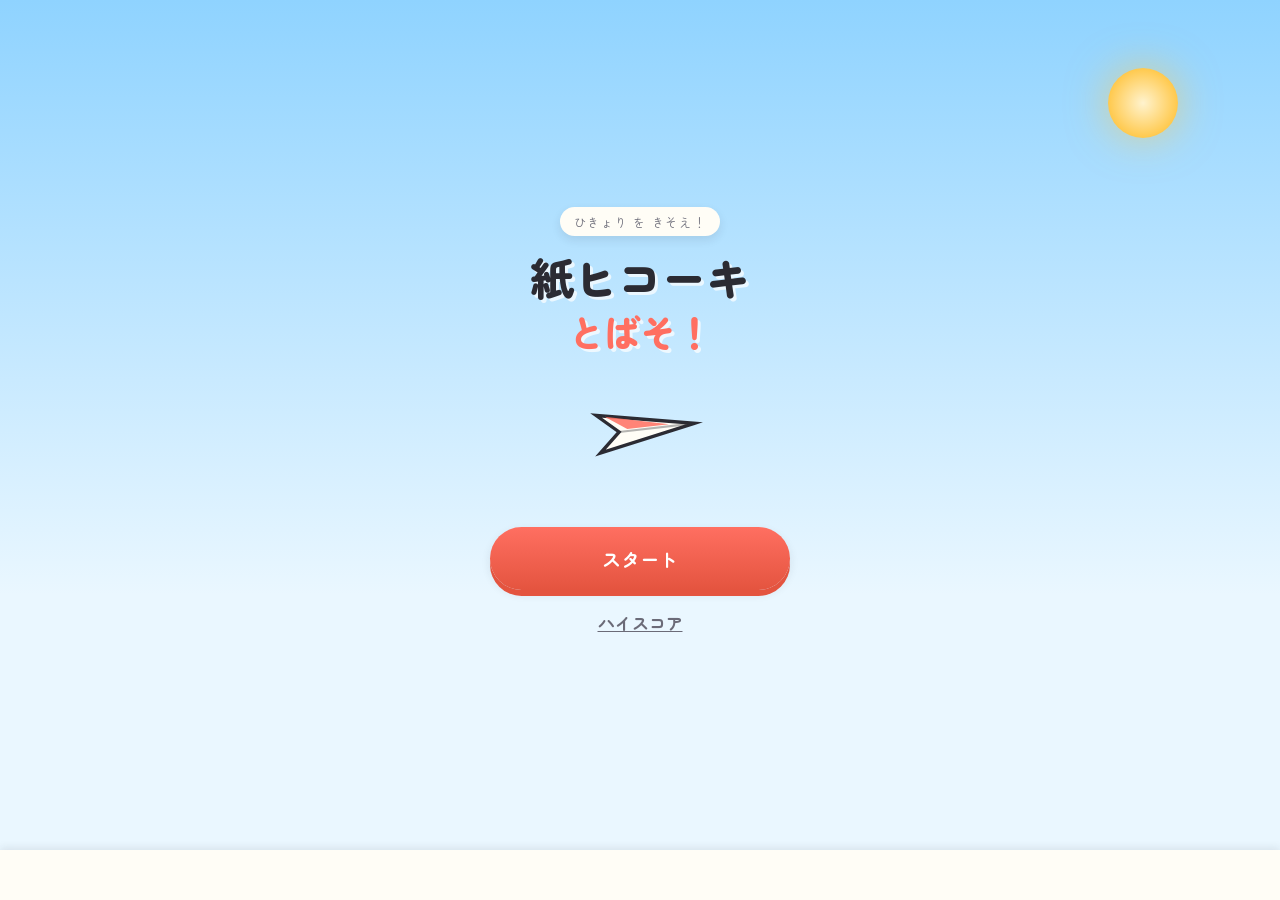
<file: paper-plain-distance/index.html>
<!DOCTYPE html>
<html lang="ja">
<head>
<meta charset="UTF-8">
<meta name="viewport" content="width=device-width, initial-scale=1.0, maximum-scale=1.0, user-scalable=no, viewport-fit=cover">
<title>紙ヒコーキとばそ！</title>
<link rel="preconnect" href="https://fonts.googleapis.com">
<link rel="preconnect" href="https://fonts.gstatic.com" crossorigin>
<link href="https://fonts.googleapis.com/css2?family=Zen+Maru+Gothic:wght@500;700;900&family=Noto+Sans+JP:wght@400;500;700&display=swap" rel="stylesheet">
<link rel="stylesheet" href="style.css">
</head>
<body>

<div id="app">

  <!-- ============ タイトル画面 ============ -->
  <section id="screen-title" class="screen is-active">
    <div class="sky">
      <div class="cloud cloud--a"></div>
      <div class="cloud cloud--b"></div>
      <div class="cloud cloud--c"></div>
      <div class="sun"></div>
    </div>

    <div class="title-wrap">
      <div class="fold-badge">ひきょり を きそえ！</div>
      <h1 class="game-title">紙ヒコーキ<br><span>とばそ！</span></h1>

      <div class="title-plane-stage">
        <canvas id="titlePlaneCanvas"></canvas>
      </div>

      <div class="title-buttons">
        <button id="btnStart" class="btn btn--primary btn--lg">スタート</button>
        <button id="btnHighscore" class="btn btn--ghost">ハイスコア</button>
      </div>
    </div>
  </section>

  <!-- ============ ハイスコア画面 ============ -->
  <section id="screen-highscore" class="screen">
    <div class="panel">
      <div class="panel-eyebrow">BEST 5</div>
      <h2 class="panel-title">ハイスコア</h2>
      <ol id="highscoreList" class="highscore-list"></ol>
      <button id="btnHSBack" class="btn btn--secondary">タイトルへもどる</button>
    </div>
  </section>

  <!-- ============ 機体選択画面 ============ -->
  <section id="screen-select" class="screen">
    <div class="select-wrap">
      <div class="panel-eyebrow">CHOOSE YOUR PLANE</div>
      <h2 class="select-title">きたいを えらんでね</h2>
      <div id="planeList" class="plane-list"></div>
    </div>
  </section>

  <!-- ============ ゲーム画面 ============ -->
  <section id="screen-game" class="screen">
    <canvas id="gameCanvas"></canvas>

    <div class="hud">
      <button id="btnGameBack" class="hud-back" aria-label="もどる">←</button>
      <div id="windIndicator" class="wind-indicator">
        <div class="wind-arrow" id="windArrow">➜</div>
        <div class="wind-text">
          <span id="windLabel">無風</span>
          <span id="windSpeed">0</span>
        </div>
      </div>
      <div class="hud-right">
        <div id="distanceLive" class="distance-live">0.0<span>m</span></div>
        <div id="debugInfo" class="debug-info">
          <div>vx: 0.00</div>
          <div>vy: 0.00</div>
          <div>y: 0.00</div>
        </div>
      </div>
    </div>

    <div class="tap-hint" id="tapHint">タップ連打！</div>

    <div class="aim-panel" id="aimPanel">
      <div class="aim-label" id="aimLabel">画面をタップして 角度をきめろ！</div>

      <div class="bar-track bar-track--h" id="angleBarTrack">
        <div class="bar-indicator" id="angleIndicator"></div>
        <div class="bar-ticks">
          <span>10°</span><span>80°</span>
        </div>
      </div>

      <div class="bar-track bar-track--v" id="powerBarTrack" style="display:none">
        <div class="bar-fill" id="powerFill"></div>
      </div>

      <div class="aim-tap-hint">👆 画面のどこでもタップ 👆</div>
    </div>
  </section>

  <!-- ============ リザルト画面 ============ -->
  <section id="screen-result" class="screen">
    <div class="panel result-panel">
      <div class="record-badge" id="recordBadge">NEW RECORD !</div>
      <div class="panel-eyebrow">RESULT</div>
      <h2 class="panel-title">きろく</h2>
      <div class="result-distance"><span id="resultDistance">0.0</span><small>m</small></div>
      <div class="result-plane" id="resultPlaneName"></div>
      <div class="result-buttons">
        <button id="btnRetry" class="btn btn--primary">もういちど</button>
        <button id="btnResultTitle" class="btn btn--secondary">タイトルへ</button>
      </div>
    </div>
    <div id="confettiLayer" class="confetti-layer"></div>
  </section>

</div>

<div id="adBanner" class="ad-banner">
  <!-- admax -->
  <script src="https://adm.shinobi.jp/s/8a495d941206bf0c34aff9559f8d2cea"></script>
  <!-- admax -->
</div>

<script src="script.js"></script>
</body>
</html>
</file>
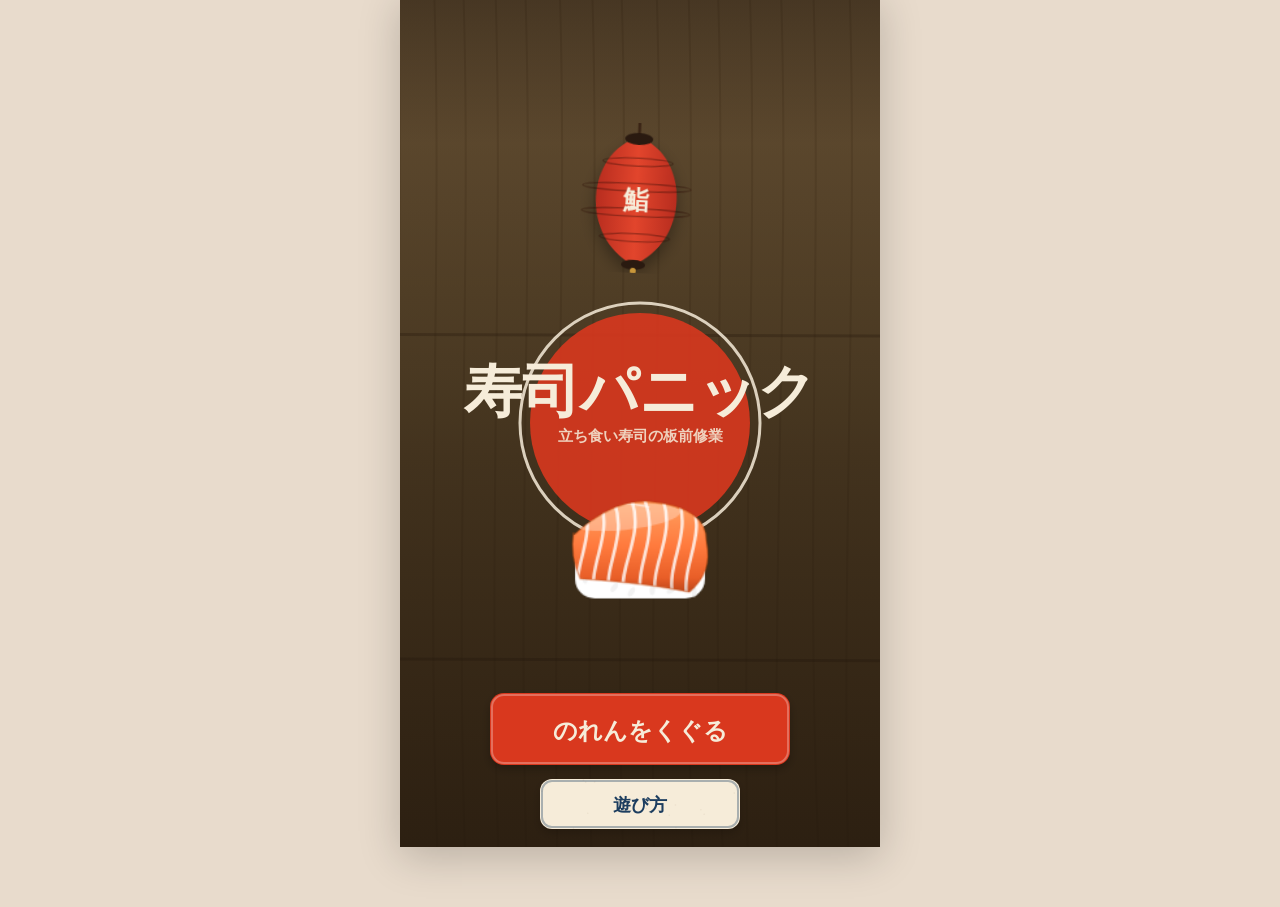
<file: sushi panic/index.html>
<!DOCTYPE html>
<html lang="ja">
<head>
    <meta charset="UTF-8">
    <meta name="viewport" content="width=device-width, initial-scale=1.0, maximum-scale=1.0, user-scalable=no, viewport-fit=cover">
    <title>寿司パニック</title>
    <style>
        * {
            box-sizing: border-box;
            user-select: none;
            -webkit-user-select: none;
            -webkit-touch-callout: none;
        }
        body {
            margin: 0;
            padding: 0;
            background: #e8dbcc;
            font-family: -apple-system, BlinkMacSystemFont, "Segoe UI", Roboto, Arial, sans-serif;
            display: flex;
            justify-content: center;
            align-items: center;
            height: 100vh;
            overflow: hidden;
            touch-action: none;
        }
        #app {
            display: flex;
            flex-direction: column;
            align-items: center;
            justify-content: center;
            width: 100%;
            max-width: 480px;
            height: 100%;
            padding: 16px 0;
            box-sizing: border-box;
            gap: 10px;
        }
        #game-container {
            position: relative;
            width: 100%;
            max-width: 480px;
            aspect-ratio: 480 / 854;
            max-height: 100%;
            background: #f4eee6;
            box-shadow: 0 10px 40px rgba(0,0,0,0.2);
            flex-shrink: 1;
        }
        canvas {
            display: block;
            width: 100%;
            height: 100%;
        }
        #ad-slot {
            width: 100%;
            max-width: 480px;
            flex-shrink: 0;
            min-height: 50px;
            display: flex;
            align-items: center;
            justify-content: center;
        }
        #loading {
            position: absolute;
            top: 0; left: 0; width: 100%; height: 100%;
            background: #f4eee6;
            display: flex;
            justify-content: center;
            align-items: center;
            font-size: 24px;
            font-weight: bold;
            color: #d9381e;
            z-index: 10;
        }
    </style>
</head>
<body>
    <div id="app">
        <div id="game-container">
            <div id="loading">準備中...</div>
            <canvas id="gameCanvas"></canvas>
        </div>
        <div id="ad-slot">
            <!-- admax -->
            <script src="https://adm.shinobi.jp/s/8a495d941206bf0c34aff9559f8d2cea"></script>
            <!-- admax -->
        </div>
    </div>

    <script>
        const canvas = document.getElementById('gameCanvas');
        const ctx = canvas.getContext('2d');
        const VIRTUAL_WIDTH = 480;
        const VIRTUAL_HEIGHT = 854;

        function resizeCanvas() {
            const container = document.getElementById('game-container');
            const dpr = window.devicePixelRatio || 1;
            canvas.width = VIRTUAL_WIDTH * dpr;
            canvas.height = VIRTUAL_HEIGHT * dpr;
            ctx.scale(dpr, dpr);
        }
        window.addEventListener('resize', resizeCanvas);
        resizeCanvas();

        // --- Canvasプリレンダリング ---
        const assets = {};

        function createAsset(key, w, h, renderFunc) {
            const c = document.createElement('canvas');
            c.width = w; c.height = h;
            const cCtx = c.getContext('2d');
            renderFunc(cCtx, w, h);
            assets[key] = c;
        }

        // 1. カウンター背景（檜のカウンター板)
        function renderTable(cCtx, w, h) {
            const grad = cCtx.createLinearGradient(0, 0, 0, h);
            grad.addColorStop(0, '#c9a06a');
            grad.addColorStop(0.45, '#c0975b');
            grad.addColorStop(1, '#9c703c');
            cCtx.fillStyle = grad;
            cCtx.fillRect(0, 0, w, h);

            cCtx.strokeStyle = 'rgba(110, 72, 34, 0.22)';
            cCtx.lineWidth = 2;
            for (let i = 0; i < w; i += 32) {
                const x = i + (Math.random()-0.5)*6;
                cCtx.beginPath();
                cCtx.moveTo(x, 0);
                cCtx.bezierCurveTo(x + 8, h*0.3, x - 8, h*0.65, x + (Math.random()-0.5)*10, h);
                cCtx.stroke();
            }
            // 板の継ぎ目
            cCtx.strokeStyle = 'rgba(80, 50, 24, 0.35)';
            cCtx.lineWidth = 3;
            [0.4, 0.78].forEach(f => {
                cCtx.beginPath();
                cCtx.moveTo(0, h*f);
                cCtx.lineTo(w, h*f + (Math.random()-0.5)*4);
                cCtx.stroke();
            });
            // 上部の陰影で奥行きを出す
            const vign = cCtx.createLinearGradient(0, 0, 0, 150);
            vign.addColorStop(0, 'rgba(25,16,8,0.4)');
            vign.addColorStop(1, 'rgba(25,16,8,0)');
            cCtx.fillStyle = vign;
            cCtx.fillRect(0, 0, w, 150);
        }

        // 1b. 暖簾（藍色・カウンター上部に掛かる看板）
        function renderNoren(cCtx, w, h) {
            cCtx.fillStyle = '#33210f';
            cCtx.fillRect(0, 0, w, 9);
            cCtx.fillStyle = '#54341a';
            cCtx.fillRect(0, 9, w, 3);

            const panelCount = 5;
            const gap = 5;
            const panelW = (w - gap*(panelCount-1)) / panelCount;
            const dropH = h * 0.6;
            for (let i = 0; i < panelCount; i++) {
                const x = i * (panelW + gap);
                const g = cCtx.createLinearGradient(0, 12, 0, h);
                g.addColorStop(0, '#20456b');
                g.addColorStop(1, '#14283f');
                cCtx.fillStyle = g;
                cCtx.beginPath();
                cCtx.moveTo(x, 12);
                cCtx.lineTo(x + panelW, 12);
                cCtx.lineTo(x + panelW, dropH);
                cCtx.lineTo(x + panelW * 0.5, h);
                cCtx.lineTo(x, dropH);
                cCtx.closePath();
                cCtx.fill();
            }
            const cx = w/2, cy = h*0.4;
            cCtx.fillStyle = 'rgba(244,238,230,0.95)';
            cCtx.beginPath(); cCtx.arc(cx, cy, 24, 0, Math.PI*2); cCtx.fill();
            cCtx.fillStyle = '#1c3d5f';
            cCtx.font = 'bold 28px serif';
            cCtx.textAlign = 'center'; cCtx.textBaseline = 'middle';
            cCtx.fillText('鮨', cx, cy + 2);
            cCtx.textBaseline = 'alphabetic';
        }

        // 1c. 提灯（タイトル画面の演出用）
        function renderChochin(cCtx, w, h) {
            cCtx.strokeStyle = '#3a2415'; cCtx.lineWidth = 3;
            cCtx.beginPath(); cCtx.moveTo(w/2, 0); cCtx.lineTo(w/2, 14); cCtx.stroke();

            cCtx.shadowColor = 'rgba(0,0,0,0.35)'; cCtx.shadowBlur = 16; cCtx.shadowOffsetY = 8;
            const grad = cCtx.createLinearGradient(0, 0, w, 0);
            grad.addColorStop(0, '#a8241a'); grad.addColorStop(0.5, '#e2452c'); grad.addColorStop(1, '#a8241a');
            cCtx.fillStyle = grad;
            cCtx.beginPath();
            cCtx.moveTo(w*0.5, 14);
            cCtx.bezierCurveTo(w*0.02, 32, w*0.0, h*0.78, w*0.5, h-8);
            cCtx.bezierCurveTo(w*1.0, h*0.78, w*0.98, 32, w*0.5, 14);
            cCtx.closePath();
            cCtx.fill();
            cCtx.shadowColor = 'transparent';

            cCtx.strokeStyle = 'rgba(40,10,5,0.35)'; cCtx.lineWidth = 1.5;
            [0.2, 0.4, 0.6, 0.8].forEach(f => {
                const yy = 14 + (h-24)*f;
                const rx = Math.sin(f*Math.PI) * w*0.48 + 4;
                cCtx.beginPath(); cCtx.ellipse(w/2, yy, rx, 4, 0, 0, Math.PI*2); cCtx.stroke();
            });

            cCtx.fillStyle = '#f6ecd9';
            cCtx.font = 'bold 26px serif';
            cCtx.textAlign = 'center'; cCtx.textBaseline = 'middle';
            cCtx.fillText('鮨', w/2, h/2 + 4);
            cCtx.textBaseline = 'alphabetic';

            cCtx.fillStyle = '#2a1a10';
            cCtx.beginPath(); cCtx.ellipse(w/2, 16, 14, 6, 0, 0, Math.PI*2); cCtx.fill();
            cCtx.beginPath(); cCtx.ellipse(w/2, h-8, 12, 5, 0, 0, Math.PI*2); cCtx.fill();
            cCtx.fillStyle = '#c9973a';
            cCtx.beginPath(); cCtx.arc(w/2, h-2, 3, 0, Math.PI*2); cCtx.fill();
        }

        // 2. 飯台 (シャリ桶)
        function renderHangiri(cCtx, w, h) {
            cCtx.shadowColor = 'rgba(0,0,0,0.3)';
            cCtx.shadowBlur = 12;
            cCtx.shadowOffsetY = 6;

            cCtx.fillStyle = '#e8b97d';
            cCtx.beginPath(); cCtx.ellipse(w/2, h/2, w/2-10, h/2-30, 0, 0, Math.PI*2); cCtx.fill();

            cCtx.shadowColor = 'transparent';
            cCtx.fillStyle = '#d49648';
            cCtx.beginPath(); cCtx.ellipse(w/2, h/2-15, w/2-15, h/2-40, 0, 0, Math.PI*2); cCtx.fill();

            cCtx.fillStyle = '#ffffff';
            cCtx.beginPath(); cCtx.ellipse(w/2, h/2-15, w/2-20, h/2-45, 0, 0, Math.PI*2); cCtx.fill();
            
            cCtx.fillStyle = '#f9f9f9';
            cCtx.strokeStyle = 'rgba(0,0,0,0.06)';
            cCtx.lineWidth = 1;
            for(let i=0; i<500; i++) {
                const a = Math.random() * Math.PI*2;
                const r = Math.sqrt(Math.random()) * (w/2-25);
                const rx = w/2 + Math.cos(a)*r;
                const ry = h/2-15 + Math.sin(a)*r*((h/2-45)/(w/2-20));
                
                cCtx.save();
                cCtx.translate(rx, ry);
                cCtx.rotate(Math.random()*Math.PI);
                cCtx.beginPath(); cCtx.ellipse(0, 0, 4, 2, 0, 0, Math.PI*2);
                cCtx.fill(); cCtx.stroke();
                cCtx.restore();
            }

            const grad = cCtx.createLinearGradient(0, h/2, 0, h);
            grad.addColorStop(0, '#f2ca99');
            grad.addColorStop(1, '#b57933');
            cCtx.fillStyle = grad;
            cCtx.beginPath();
            cCtx.ellipse(w/2, h/2, w/2-10, h/2-30, 0, 0, Math.PI);
            cCtx.lineTo(w/2-10, h-30);
            cCtx.bezierCurveTo(w/2-10, h, w/2+w/2-10, h, w-10, h-30);
            cCtx.lineTo(w-10, h/2);
            cCtx.fill();

            cCtx.strokeStyle = '#c47833'; cCtx.lineWidth = 4;
            cCtx.beginPath(); cCtx.ellipse(w/2, h/2+12, w/2-10, h/2-30, 0, 0, Math.PI); cCtx.stroke();
            cCtx.beginPath(); cCtx.ellipse(w/2, h/2+32, w/2-10, h/2-30, 0, 0, Math.PI); cCtx.stroke();
        }

        // 3. まな板
        function renderManaita(cCtx, w, h) {
            cCtx.shadowColor = 'rgba(0,0,0,0.4)';
            cCtx.shadowBlur = 10;
            cCtx.shadowOffsetY = 6;
            
            cCtx.fillStyle = '#facd96';
            cCtx.beginPath(); cCtx.roundRect(10, 10, w-20, h-30, 10); cCtx.fill();
            cCtx.shadowColor = 'transparent';

            cCtx.fillStyle = '#d49648';
            cCtx.beginPath(); cCtx.roundRect(10, h-25, w-20, 15, {bottomLeft:10, bottomRight:10}); cCtx.fill();

            cCtx.strokeStyle = 'rgba(186, 142, 91, 0.3)'; cCtx.lineWidth = 2;
            for(let i=25; i<h-30; i+=20) {
                cCtx.beginPath(); cCtx.moveTo(10, i); cCtx.lineTo(w-10, i); cCtx.stroke();
            }
        }

        // 4. 小皿 (漆器ベース)
        function drawPlateBase(cCtx, w, h) {
            cCtx.shadowColor = 'rgba(0,0,0,0.35)';
            cCtx.shadowBlur = 8;
            cCtx.shadowOffsetY = 4;
            cCtx.fillStyle = '#1c1a1a';
            cCtx.beginPath(); cCtx.arc(w/2, h/2, w/2-10, 0, Math.PI*2); cCtx.fill();
            cCtx.shadowColor = 'transparent';

            // 漆の照り
            cCtx.fillStyle = 'rgba(255,255,255,0.07)';
            cCtx.beginPath(); cCtx.ellipse(w/2-9, h/2-13, w/2-24, 9, -0.3, 0, Math.PI*2); cCtx.fill();

            cCtx.strokeStyle = '#c9973a'; cCtx.lineWidth = 3;
            cCtx.beginPath(); cCtx.arc(w/2, h/2, w/2-13, 0, Math.PI*2); cCtx.stroke();
            cCtx.strokeStyle = 'rgba(201,151,58,0.4)'; cCtx.lineWidth = 1;
            cCtx.beginPath(); cCtx.arc(w/2, h/2, w/2-18, 0, Math.PI*2); cCtx.stroke();
        }

        // わさび皿
        function renderWasabiPlate(cCtx, w, h) {
            drawPlateBase(cCtx, w, h);
            cCtx.fillStyle = '#89c938';
            cCtx.beginPath();
            cCtx.moveTo(w/2, h/2-18);
            cCtx.quadraticCurveTo(w/2+20, h/2, w/2+12, h/2+16);
            cCtx.quadraticCurveTo(w/2, h/2+24, w/2-12, h/2+16);
            cCtx.quadraticCurveTo(w/2-20, h/2, w/2, h/2-18);
            cCtx.fill();
            
            cCtx.fillStyle = '#abf048';
            for(let i=0; i<25; i++) {
                cCtx.beginPath();
                cCtx.arc(w/2+(Math.random()-0.5)*24, h/2+(Math.random()-0.5)*24+3, 2+Math.random()*2, 0, Math.PI*2);
                cCtx.fill();
            }
        }

        // のり皿
        function renderNoriPlate(cCtx, w, h) {
            drawPlateBase(cCtx, w, h);
            cCtx.shadowColor = 'rgba(0,0,0,0.4)'; cCtx.shadowBlur = 4;
            for(let i=0; i<3; i++) {
                cCtx.save();
                cCtx.translate(w/2 - 8 + i*8, h/2 + 3 - i*3);
                cCtx.rotate(Math.PI/15 * (i-1));
                cCtx.fillStyle = '#171c15'; cCtx.fillRect(-18, -22, 36, 44);
                cCtx.strokeStyle = '#2d3b28'; cCtx.strokeRect(-18, -22, 36, 44);
                cCtx.restore();
            }
            cCtx.shadowColor = 'transparent';
        }

        // 5. 柳刃包丁
        function renderKnife(cCtx, w, h) {
            cCtx.shadowColor = 'rgba(0,0,0,0.5)'; cCtx.shadowBlur = 8; cCtx.shadowOffsetY = 4;
            cCtx.fillStyle = '#3a1f14'; cCtx.beginPath(); cCtx.roundRect(5, h/2-8, 65, 16, 3); cCtx.fill();
            cCtx.strokeStyle = 'rgba(0,0,0,0.3)'; cCtx.lineWidth = 1;
            for (let i = 12; i < 60; i += 6) { cCtx.beginPath(); cCtx.moveTo(i, h/2-8); cCtx.lineTo(i-4, h/2+8); cCtx.stroke(); }
            cCtx.fillStyle = '#c9973a'; cCtx.beginPath(); cCtx.arc(25, h/2, 2.5, 0, Math.PI*2); cCtx.arc(50, h/2, 2.5, 0, Math.PI*2); cCtx.fill();
            
            const grad = cCtx.createLinearGradient(70, 0, w, 0);
            grad.addColorStop(0, '#e0e0e0'); grad.addColorStop(0.5, '#ffffff'); grad.addColorStop(1, '#999999');
            cCtx.fillStyle = grad;
            cCtx.beginPath(); cCtx.moveTo(70, h/2-6); cCtx.lineTo(w-10, h/2-6); cCtx.lineTo(w-40, h/2+6); cCtx.lineTo(70, h/2+6); cCtx.closePath(); cCtx.fill();
            cCtx.fillStyle = 'rgba(255,255,255,0.7)'; cCtx.fillRect(70, h/2-6, w-90, 2);
            cCtx.shadowColor = 'transparent';
        }

        // 6. 各種ネタイラスト描画
        // 柵切りシルエット（毎回わずかに歪ませて手切り感を出す）
        function sashimiSlicePath(w, h) {
            const j = () => (Math.random()-0.5)*3;
            const p = new Path2D();
            p.moveTo(9, 30+j());
            p.quadraticCurveTo(w*0.32, 3+j(), w*0.55, 4+j());
            p.quadraticCurveTo(w-8, 10+j(), w-9, 38+j());
            p.quadraticCurveTo(w-4, 60+j(), w-22, 76+j());
            p.quadraticCurveTo(w*0.5, 68+j(), 14, 66+j());
            p.quadraticCurveTo(6, 48+j(), 9, 30+j());
            p.closePath();
            return p;
        }

        function renderMaguro(cCtx, w, h) {
            const path = sashimiSlicePath(w, h);
            cCtx.save();
            cCtx.clip(path);
            const grad = cCtx.createLinearGradient(0, 0, 0, h);
            grad.addColorStop(0, '#ff5c68'); grad.addColorStop(0.4, '#e8283a');
            grad.addColorStop(0.75, '#b8101f'); grad.addColorStop(1, '#7c0613');
            cCtx.fillStyle = grad; cCtx.fillRect(0, 0, w, h);

            cCtx.strokeStyle = 'rgba(255,255,255,0.5)'; cCtx.lineWidth = 2;
            for (let i = 14; i < w-8; i += 11) {
                cCtx.beginPath();
                cCtx.moveTo(i + (Math.random()-0.5)*3, 4);
                cCtx.bezierCurveTo(i+9, h*0.4, i-7, h*0.6, i+11+(Math.random()-0.5)*3, h-4);
                cCtx.stroke();
            }
            cCtx.fillStyle = 'rgba(255,255,255,0.22)';
            cCtx.beginPath(); cCtx.ellipse(w*0.42, h*0.24, w*0.36, h*0.14, -0.15, 0, Math.PI*2); cCtx.fill();
            cCtx.strokeStyle = 'rgba(255,255,255,0.45)'; cCtx.lineWidth = 1.4;
            cCtx.beginPath(); cCtx.moveTo(w*0.16, h*0.16); cCtx.quadraticCurveTo(w*0.36, h*0.06, w*0.58, h*0.13); cCtx.stroke();
            const shGrad = cCtx.createLinearGradient(0, h-16, 0, h);
            shGrad.addColorStop(0, 'rgba(0,0,0,0)'); shGrad.addColorStop(1, 'rgba(0,0,0,0.25)');
            cCtx.fillStyle = shGrad; cCtx.fillRect(0, h-16, w, 16);
            cCtx.restore();

            cCtx.strokeStyle = 'rgba(120,10,15,0.35)'; cCtx.lineWidth = 1.5;
            cCtx.stroke(path);
        }

        function renderSalmon(cCtx, w, h) {
            const path = sashimiSlicePath(w, h);
            cCtx.save();
            cCtx.clip(path);
            const grad = cCtx.createLinearGradient(0, 0, 0, h);
            grad.addColorStop(0, '#ffa666'); grad.addColorStop(0.5, '#ff7a3d'); grad.addColorStop(1, '#d94c1a');
            cCtx.fillStyle = grad; cCtx.fillRect(0, 0, w, h);

            cCtx.strokeStyle = 'rgba(255,255,255,0.8)'; cCtx.lineWidth = 2.5;
            for (let i = 16; i < w-10; i += 12) {
                cCtx.beginPath();
                cCtx.moveTo(i + (Math.random()-0.5)*3, 2);
                cCtx.bezierCurveTo(i+12, h*0.4, i-8, h*0.65, i-4+(Math.random()-0.5)*3, h-2);
                cCtx.stroke();
            }
            cCtx.fillStyle = 'rgba(255,255,255,0.3)';
            cCtx.beginPath(); cCtx.ellipse(w*0.4, h*0.22, w*0.36, h*0.12, -0.1, 0, Math.PI*2); cCtx.fill();
            cCtx.strokeStyle = 'rgba(255,255,255,0.55)'; cCtx.lineWidth = 1.4;
            cCtx.beginPath(); cCtx.moveTo(w*0.14, h*0.14); cCtx.quadraticCurveTo(w*0.34, h*0.04, w*0.56, h*0.12); cCtx.stroke();
            const shGrad = cCtx.createLinearGradient(0, h-16, 0, h);
            shGrad.addColorStop(0, 'rgba(0,0,0,0)'); shGrad.addColorStop(1, 'rgba(0,0,0,0.2)');
            cCtx.fillStyle = shGrad; cCtx.fillRect(0, h-16, w, 16);
            cCtx.restore();

            cCtx.strokeStyle = 'rgba(190,70,10,0.35)'; cCtx.lineWidth = 1.5;
            cCtx.stroke(path);
        }

        function renderEbi(cCtx, w, h) {
            // 尾びれ
            cCtx.fillStyle = '#d1230a';
            cCtx.beginPath();
            cCtx.moveTo(w-42, 44); cCtx.lineTo(w-2, 16); cCtx.lineTo(w-10, 46); cCtx.lineTo(w+2, 62); cCtx.lineTo(w-42, 56);
            cCtx.closePath(); cCtx.fill();
            cCtx.strokeStyle = 'rgba(255,255,255,0.4)'; cCtx.lineWidth = 1;
            cCtx.beginPath(); cCtx.moveTo(w-38, 46); cCtx.lineTo(w-6, 24); cCtx.stroke();

            // 身
            const grad = cCtx.createLinearGradient(0, 0, w, h);
            grad.addColorStop(0, '#ffd9ad'); grad.addColorStop(0.45, '#ff8a3d');
            grad.addColorStop(0.8, '#e94f10'); grad.addColorStop(1, '#c22900');
            cCtx.fillStyle = grad;
            cCtx.beginPath();
            cCtx.moveTo(9, 46);
            cCtx.quadraticCurveTo(w*0.42, 4, w-38, 40);
            cCtx.quadraticCurveTo(w*0.55, 76, 14, 66);
            cCtx.closePath(); cCtx.fill();

            // 節（背側の分節ライン）
            cCtx.strokeStyle = 'rgba(200,40,10,0.55)'; cCtx.lineWidth = 2.5;
            for (let i = 18; i < w-46; i += 15) {
                cCtx.beginPath(); cCtx.moveTo(i, 18); cCtx.quadraticCurveTo(i+9, 44, i, 68); cCtx.stroke();
            }
            // 腹側のツヤ
            cCtx.fillStyle = 'rgba(255,255,255,0.55)';
            cCtx.beginPath(); cCtx.ellipse(w*0.42, h*0.32, w*0.34, h*0.1, -0.15, 0, Math.PI*2); cCtx.fill();
            cCtx.strokeStyle = 'rgba(255,255,255,0.6)'; cCtx.lineWidth = 1.2;
            cCtx.beginPath(); cCtx.moveTo(w*0.14, h*0.28); cCtx.quadraticCurveTo(w*0.3, h*0.2, w*0.48, h*0.26); cCtx.stroke();

            cCtx.strokeStyle = 'rgba(150,25,5,0.4)'; cCtx.lineWidth = 1.5;
            cCtx.beginPath();
            cCtx.moveTo(9, 46);
            cCtx.quadraticCurveTo(w*0.42, 4, w-38, 40);
            cCtx.quadraticCurveTo(w*0.55, 76, 14, 66);
            cCtx.closePath(); cCtx.stroke();
        }

        function renderTamago(cCtx, w, h) {
            const grad = cCtx.createLinearGradient(0, 0, 0, h);
            grad.addColorStop(0, '#ffe36b'); grad.addColorStop(0.5, '#ffcf3d'); grad.addColorStop(1, '#e8ac10');
            cCtx.fillStyle = grad;
            cCtx.beginPath(); cCtx.roundRect(14, 22, w-28, 38, 5); cCtx.fill();

            cCtx.strokeStyle = 'rgba(180,120,0,0.3)'; cCtx.lineWidth = 1.5;
            [30, 38, 46].forEach(y => { cCtx.beginPath(); cCtx.moveTo(16, y); cCtx.lineTo(w-16, y); cCtx.stroke(); });

            // 焼き色（キャラメリゼした端。暖色のみで海苔と紛らわしくならないように）
            cCtx.fillStyle = 'rgba(196,122,20,0.4)';
            cCtx.beginPath(); cCtx.roundRect(14, 50, w-28, 10, {bottomLeft:5, bottomRight:5}); cCtx.fill();

            cCtx.fillStyle = 'rgba(255,255,255,0.55)'; cCtx.fillRect(18, 25, w-36, 4);
        }

        function renderIka(cCtx, w, h) {
            const path = sashimiSlicePath(w, h);
            cCtx.save();
            cCtx.clip(path);
            const grad = cCtx.createLinearGradient(0, 0, w, h);
            grad.addColorStop(0, '#ffffff'); grad.addColorStop(0.5, '#f3f0ea'); grad.addColorStop(1, '#e4ddd0');
            cCtx.fillStyle = grad; cCtx.fillRect(0, 0, w, h);

            // 化粧切り（格子状の飾り包丁）
            cCtx.strokeStyle = 'rgba(160,150,130,0.5)'; cCtx.lineWidth = 1;
            for (let i = -h; i < w; i += 9) {
                cCtx.beginPath(); cCtx.moveTo(i, 0); cCtx.lineTo(i+h, h); cCtx.stroke();
                cCtx.beginPath(); cCtx.moveTo(i+h, 0); cCtx.lineTo(i, h); cCtx.stroke();
            }
            cCtx.fillStyle = 'rgba(255,255,255,0.6)';
            cCtx.beginPath(); cCtx.ellipse(w*0.4, h*0.22, w*0.32, h*0.1, -0.1, 0, Math.PI*2); cCtx.fill();
            cCtx.strokeStyle = 'rgba(255,255,255,0.5)'; cCtx.lineWidth = 1.2;
            cCtx.beginPath(); cCtx.moveTo(w*0.16, h*0.16); cCtx.quadraticCurveTo(w*0.34, h*0.06, w*0.54, h*0.14); cCtx.stroke();
            cCtx.fillStyle = 'rgba(200,210,230,0.18)';
            cCtx.beginPath(); cCtx.ellipse(w*0.6, h*0.6, w*0.3, h*0.14, 0.2, 0, Math.PI*2); cCtx.fill();
            cCtx.restore();

            cCtx.strokeStyle = 'rgba(160,150,130,0.4)'; cCtx.lineWidth = 1.5;
            cCtx.stroke(path);
        }

        function renderBuri(cCtx, w, h) {
            const path = sashimiSlicePath(w, h);
            cCtx.save();
            cCtx.clip(path);
            const grad = cCtx.createLinearGradient(0, 0, 0, h);
            grad.addColorStop(0, '#fff3ee'); grad.addColorStop(0.6, '#ffe3d8'); grad.addColorStop(1, '#f6c9b8');
            cCtx.fillStyle = grad; cCtx.fillRect(0, 0, w, h);

            // 皮目の帯
            cCtx.fillStyle = 'rgba(170,190,195,0.55)';
            cCtx.beginPath(); cCtx.moveTo(6, 26); cCtx.quadraticCurveTo(w*0.4, 2, w-8, 34); cCtx.lineTo(w-8, 42); cCtx.quadraticCurveTo(w*0.4, 12, 6, 36); cCtx.fill();

            cCtx.strokeStyle = 'rgba(230,140,120,0.35)'; cCtx.lineWidth = 1.6;
            for (let i = 18; i < w-10; i += 13) {
                cCtx.beginPath(); cCtx.moveTo(i, h*0.42); cCtx.bezierCurveTo(i+8, h*0.6, i-6, h*0.75, i+6, h-6); cCtx.stroke();
            }
            cCtx.fillStyle = 'rgba(255,255,255,0.55)';
            cCtx.beginPath(); cCtx.ellipse(w*0.55, h*0.52, w*0.3, h*0.1, -0.05, 0, Math.PI*2); cCtx.fill();
            cCtx.strokeStyle = 'rgba(255,255,255,0.5)'; cCtx.lineWidth = 1.2;
            cCtx.beginPath(); cCtx.moveTo(w*0.2, h*0.44); cCtx.quadraticCurveTo(w*0.4, h*0.34, w*0.62, h*0.42); cCtx.stroke();
            cCtx.restore();

            cCtx.strokeStyle = 'rgba(190,140,110,0.4)'; cCtx.lineWidth = 1.5;
            cCtx.stroke(path);
        }

        function renderAnago(cCtx, w, h) {
            const path = sashimiSlicePath(w, h);
            cCtx.save();
            cCtx.clip(path);
            const grad = cCtx.createLinearGradient(0, 0, 0, h);
            grad.addColorStop(0, '#c97a2e'); grad.addColorStop(0.55, '#8a4715'); grad.addColorStop(1, '#5a2c08');
            cCtx.fillStyle = grad; cCtx.fillRect(0, 0, w, h);

            cCtx.fillStyle = 'rgba(30,15,5,0.55)';
            cCtx.beginPath(); cCtx.moveTo(8, 22); cCtx.quadraticCurveTo(w*0.5, 2, w-10, 30); cCtx.lineTo(w-10, 40); cCtx.quadraticCurveTo(w*0.5, 14, 8, 34); cCtx.fill();

            cCtx.fillStyle = 'rgba(40,15,3,0.5)';
            for (let i = 0; i < 14; i++) {
                cCtx.beginPath();
                cCtx.ellipse(16+Math.random()*(w-32), 40+Math.random()*30, 3+Math.random()*2, 1.5, Math.random()*Math.PI, 0, Math.PI*2);
                cCtx.fill();
            }
            cCtx.fillStyle = 'rgba(255,220,160,0.25)';
            cCtx.beginPath(); cCtx.ellipse(w*0.4, h*0.35, w*0.32, h*0.1, -0.1, 0, Math.PI*2); cCtx.fill();
            cCtx.strokeStyle = 'rgba(255,235,190,0.35)'; cCtx.lineWidth = 1.2;
            cCtx.beginPath(); cCtx.moveTo(w*0.16, h*0.3); cCtx.quadraticCurveTo(w*0.32, h*0.22, w*0.5, h*0.28); cCtx.stroke();
            cCtx.restore();

            cCtx.strokeStyle = 'rgba(50,20,5,0.4)'; cCtx.lineWidth = 1.5;
            cCtx.stroke(path);
        }

        // いくらの粒を隙間なく敷き詰める共通ロジック
        function renderIkuraCluster(cCtx, cx, cy, rx, ry, spacing) {
            const balls = [];
            let row = 0;
            for (let y = cy - ry; y <= cy + ry; y += spacing * 0.82, row++) {
                const rowOffset = (row % 2 === 0) ? 0 : spacing / 2;
                for (let x = cx - rx - spacing; x <= cx + rx + spacing; x += spacing) {
                    const xx = x + rowOffset;
                    const dx = (xx - cx) / rx, dy = (y - cy) / ry;
                    if (dx*dx + dy*dy <= 1.08) {
                        balls.push({
                            x: xx + (Math.random()-0.5)*spacing*0.32,
                            y: y + (Math.random()-0.5)*spacing*0.32,
                            r: spacing*0.52*(0.85+Math.random()*0.28)
                        });
                    }
                }
            }
            balls.sort((a, b) => a.y - b.y);
            const palettes = [
                ['#ffe9bc', '#ff9a3d', '#f24d12', '#8f1503'],
                ['#ffd79a', '#ff7e2b', '#e2400d', '#7c1002'],
                ['#fff0c8', '#ffab55', '#f65e1c', '#9c1e05']
            ];
            balls.forEach(b => {
                const pal = palettes[Math.floor(Math.random()*palettes.length)];
                const grad = cCtx.createRadialGradient(b.x-b.r*0.35, b.y-b.r*0.4, b.r*0.15, b.x, b.y, b.r);
                grad.addColorStop(0, pal[0]); grad.addColorStop(0.35, pal[1]);
                grad.addColorStop(0.7, pal[2]); grad.addColorStop(1, pal[3]);
                cCtx.fillStyle = grad;
                cCtx.beginPath(); cCtx.arc(b.x, b.y, b.r, 0, Math.PI*2); cCtx.fill();
                cCtx.strokeStyle = 'rgba(90,8,4,0.35)'; cCtx.lineWidth = 0.6; cCtx.stroke();
                // 黄身の芯
                cCtx.fillStyle = 'rgba(255,255,255,0.5)';
                cCtx.beginPath(); cCtx.arc(b.x+b.r*0.12, b.y+b.r*0.2, b.r*0.22, 0, Math.PI*2); cCtx.fill();
                // 照りのハイライト
                cCtx.fillStyle = 'rgba(255,255,255,0.9)';
                cCtx.beginPath(); cCtx.arc(b.x-b.r*0.38, b.y-b.r*0.42, b.r*0.24, 0, Math.PI*2); cCtx.fill();
                // 粒の丸みを見せる縁の弧
                cCtx.strokeStyle = 'rgba(255,255,255,0.3)'; cCtx.lineWidth = b.r*0.16;
                cCtx.beginPath(); cCtx.arc(b.x, b.y, b.r*0.86, Math.PI*1.1, Math.PI*1.7); cCtx.stroke();
            });
        }

        function renderIkura(cCtx, w, h) {
            cCtx.fillStyle = '#12140f';
            cCtx.beginPath(); cCtx.roundRect(14, 32, w-28, 42, 3); cCtx.fill();
            cCtx.fillStyle = 'rgba(255,255,255,0.05)'; cCtx.fillRect(16, 34, w-32, 3);
            cCtx.save();
            cCtx.beginPath(); cCtx.ellipse(w/2, 36, w/2-15, 21, 0, 0, Math.PI*2); cCtx.clip();
            renderIkuraCluster(cCtx, w/2, 36, w/2-15, 21, 11);
            cCtx.restore();
        }

        // ウニのひだを隙間なく敷き詰める共通ロジック
        function renderUniCluster(cCtx, cx, cy, rx, ry, spacing) {
            const pieces = [];
            let row = 0;
            for (let y = cy - ry; y <= cy + ry; y += spacing * 0.7, row++) {
                const rowOffset = (row % 2 === 0) ? 0 : spacing / 2;
                for (let x = cx - rx - spacing; x <= cx + rx + spacing; x += spacing) {
                    const xx = x + rowOffset;
                    const dx = (xx - cx) / rx, dy = (y - cy) / ry;
                    if (dx*dx + dy*dy <= 1.12) {
                        pieces.push({
                            x: xx + (Math.random()-0.5)*spacing*0.3,
                            y: y + (Math.random()-0.5)*spacing*0.3,
                            rot: (Math.random()-0.5)*1.3,
                            s: (spacing/15)*(0.95+Math.random()*0.35)
                        });
                    }
                }
            }
            pieces.sort((a, b) => a.y - b.y);
            const palettes = [
                ['#ffe98a', '#f7b93a', '#e8891a', '#a85305'],
                ['#fff0a8', '#f9c34e', '#ec9420', '#b05f08'],
                ['#ffdf72', '#f2a82c', '#dd7c12', '#9c4a02']
            ];
            pieces.forEach(t => {
                cCtx.save();
                cCtx.translate(t.x, t.y);
                cCtx.rotate(t.rot);
                cCtx.scale(t.s, t.s);
                const path = new Path2D();
                path.moveTo(-14, 0);
                path.quadraticCurveTo(-10, -8, -2, -6);
                path.quadraticCurveTo(4, -9, 9, -3);
                path.quadraticCurveTo(13, 2, 8, 6);
                path.quadraticCurveTo(2, 9, -4, 6);
                path.quadraticCurveTo(-10, 7, -14, 0);
                path.closePath();
                const pal = palettes[Math.floor(Math.random()*palettes.length)];
                const grad = cCtx.createLinearGradient(-14, -8, 10, 8);
                grad.addColorStop(0, pal[0]); grad.addColorStop(0.4, pal[1]);
                grad.addColorStop(0.75, pal[2]); grad.addColorStop(1, pal[3]);
                cCtx.fillStyle = grad; cCtx.fill(path);
                cCtx.strokeStyle = 'rgba(110,55,0,0.45)'; cCtx.lineWidth = 0.7; cCtx.stroke(path);
                cCtx.strokeStyle = 'rgba(255,250,210,0.6)'; cCtx.lineWidth = 0.8;
                cCtx.beginPath(); cCtx.moveTo(-9, -2); cCtx.quadraticCurveTo(-2, -6, 6, -1); cCtx.stroke();
                cCtx.strokeStyle = 'rgba(255,250,210,0.35)'; cCtx.lineWidth = 0.6;
                cCtx.beginPath(); cCtx.moveTo(-6, 3); cCtx.quadraticCurveTo(0, 6, 6, 3); cCtx.stroke();
                cCtx.restore();
            });
        }

        function renderUni(cCtx, w, h) {
            cCtx.fillStyle = '#12140f';
            cCtx.beginPath(); cCtx.roundRect(14, 32, w-28, 42, 3); cCtx.fill();
            cCtx.fillStyle = 'rgba(255,255,255,0.05)'; cCtx.fillRect(16, 34, w-32, 3);
            cCtx.save();
            cCtx.beginPath(); cCtx.ellipse(w/2, 34, w/2-13, 20, 0, 0, Math.PI*2); cCtx.clip();
            renderUniCluster(cCtx, w/2, 34, w/2-13, 20, 15);
            cCtx.restore();
        }

        function renderServingBowlBase(cCtx, w, h) {
            const cx = w/2, rimY = h*0.46, rimRX = w*0.4, rimRY = h*0.13;
            const baseY = h*0.92, baseRX = w*0.28, baseRY = h*0.09;

            cCtx.shadowColor = 'rgba(0,0,0,0.25)'; cCtx.shadowBlur = 6; cCtx.shadowOffsetY = 3;
            cCtx.fillStyle = '#f7f4ee';
            cCtx.beginPath();
            cCtx.ellipse(cx, rimY, rimRX, rimRY, 0, Math.PI, 0);
            cCtx.lineTo(cx+baseRX, baseY);
            cCtx.ellipse(cx, baseY, baseRX, baseRY, 0, 0, Math.PI);
            cCtx.lineTo(cx-rimRX, rimY);
            cCtx.closePath();
            cCtx.fill();
            cCtx.shadowColor = 'transparent';

            cCtx.strokeStyle = 'rgba(35,70,110,0.55)'; cCtx.lineWidth = 1.3;
            for (let i = -4; i <= 4; i++) {
                const t = i/4;
                const xTop = cx + t*rimRX*0.92;
                const xBot = cx + t*baseRX*0.92;
                cCtx.beginPath(); cCtx.moveTo(xTop, rimY+2); cCtx.lineTo(xBot, baseY-2); cCtx.stroke();
                cCtx.fillStyle = 'rgba(35,70,110,0.55)';
                cCtx.beginPath(); cCtx.arc(xBot, baseY-2, 1.3, 0, Math.PI*2); cCtx.fill();
            }
            cCtx.strokeStyle = '#2c5b86'; cCtx.lineWidth = 2;
            cCtx.beginPath(); cCtx.ellipse(cx, rimY, rimRX, rimRY, 0, Math.PI, 0); cCtx.stroke();
            cCtx.strokeStyle = 'rgba(44,91,134,0.5)'; cCtx.lineWidth = 1;
            cCtx.beginPath(); cCtx.ellipse(cx, rimY+3, rimRX-2, rimRY-1, 0, Math.PI, 0); cCtx.stroke();

            cCtx.fillStyle = 'rgba(0,0,0,0.06)';
            cCtx.beginPath(); cCtx.ellipse(cx, rimY, rimRX-4, rimRY-2, 0, 0, Math.PI*2); cCtx.fill();
        }

        // いくら小鉢（寿司にする前のパレット表示用）
        // いくら小鉢（寿司にする前のパレット表示用）
        function renderIkuraBowl(cCtx, w, h) {
            renderServingBowlBase(cCtx, w, h);
            const cx = w/2, rimY = h*0.46, rimRX = w*0.4;
            cCtx.save();
            cCtx.beginPath(); cCtx.ellipse(cx, rimY-10, rimRX-4, 24, 0, 0, Math.PI*2); cCtx.clip();
            renderIkuraCluster(cCtx, cx, rimY-10, rimRX-4, 24, 10.5);
            cCtx.restore();
        }

        // ウニ小鉢（寿司にする前のパレット表示用）
        function renderUniBowl(cCtx, w, h) {
            renderServingBowlBase(cCtx, w, h);
            const cx = w/2, rimY = h*0.46, rimRX = w*0.4;
            cCtx.save();
            cCtx.beginPath(); cCtx.ellipse(cx, rimY-10, rimRX-4, 22, 0, 0, Math.PI*2); cCtx.clip();
            renderUniCluster(cCtx, cx, rimY-10, rimRX-4, 22, 14.5);
            cCtx.restore();
        }

        function renderShari(cCtx, w, h) {
            cCtx.fillStyle = '#ffffff'; cCtx.beginPath(); cCtx.roundRect(10, 20, w-20, h-35, 15); cCtx.fill();
            cCtx.strokeStyle = 'rgba(0,0,0,0.1)'; cCtx.stroke();
            cCtx.fillStyle = '#f2f2f2';
            for(let i=0; i<25; i++) {
                cCtx.beginPath(); cCtx.ellipse(15+Math.random()*(w-30), 25+Math.random()*(h-45), 4, 2, Math.random()*Math.PI, 0, Math.PI*2); cCtx.fill();
            }
        }

        // ネタのデータ一覧（すじこからウニに変更）
        const TOPPINGS = {
            maguro: { name: 'マグロ', category: 'nigiri', price: 500 },
            salmon: { name: 'サーモン', category: 'nigiri', price: 600 },
            ikura:  { name: 'イクラ',  category: 'gunkan', price: 800 },
            tamago: { name: 'たまご', category: 'tamago', price: 300 },
            ebi:    { name: 'エビ',    category: 'nigiri', price: 450 },
            buri:   { name: 'ぶり',    category: 'nigiri', price: 700 },
            uni:    { name: 'ウニ',    category: 'gunkan', price: 850 },
            anago:  { name: 'アナゴ', category: 'tamago', price: 750 },
            ika:    { name: 'イカ',    category: 'nigiri', price: 400 }
        };

        // 一括生成
        function initAssets() {
            createAsset('bg', VIRTUAL_WIDTH, VIRTUAL_HEIGHT, renderTable);
            createAsset('noren', VIRTUAL_WIDTH, 95, renderNoren);
            createAsset('noren_closed', VIRTUAL_WIDTH, VIRTUAL_HEIGHT, (c,w,h) => renderNoren(c,w,h*1.35));
            createAsset('chochin', 110, 150, renderChochin);
            createAsset('hangiri', 180, 180, renderHangiri);
            createAsset('manaita', 280, 200, renderManaita);
            createAsset('wasabi_plate', 80, 80, renderWasabiPlate);
            createAsset('nori_plate', 80, 80, renderNoriPlate);
            createAsset('knife', 220, 30, renderKnife);
            
            createAsset('maguro', 120, 80, renderMaguro);
            createAsset('salmon', 120, 80, renderSalmon);
            createAsset('ebi', 120, 80, renderEbi);
            createAsset('tamago', 120, 80, renderTamago);
            createAsset('ika', 120, 80, renderIka);
            createAsset('buri', 120, 80, renderBuri);
            createAsset('anago', 120, 80, renderAnago);
            createAsset('ikura', 120, 80, (ctx, w, h) => renderIkura(ctx, w, h));
            createAsset('uni', 120, 80, (ctx, w, h) => renderUni(ctx, w, h));
            createAsset('ikura_bowl', 120, 80, renderIkuraBowl);
            createAsset('uni_bowl', 120, 80, renderUniBowl);
            createAsset('shari', 120, 80, renderShari);

            document.getElementById('loading').style.display = 'none';
            requestAnimationFrame(loop);
        }

        // --- ゲーム状態変数 ---
        let gameState = 'TITLE';
        let score = 0;
        let rating = 3.0;
        const MAX_RATING = 5.0;
        let servedCount = 0;
        const CUSTOMER_SLOTS = 5;
        let customers = [];
        let cuttingBoard = [];
        let elapsedTime = 0;

        // サウンド
        const audioCtx = new (window.AudioContext || window.webkitAudioContext)();
        function playSound(type) {
            try {
                if (audioCtx.state === 'suspended') audioCtx.resume();
                const osc = audioCtx.createOscillator();
                const gain = audioCtx.createGain();
                osc.connect(gain);
                gain.connect(audioCtx.destination);
                const now = audioCtx.currentTime;
                
                if (type === 'tap') {
                    osc.type = 'sine'; osc.frequency.setValueAtTime(600, now); osc.frequency.exponentialRampToValueAtTime(900, now + 0.05);
                    gain.gain.setValueAtTime(0.06, now); gain.gain.linearRampToValueAtTime(0, now + 0.05);
                    osc.start(now); osc.stop(now + 0.05);
                } else if (type === 'success') {
                    osc.type = 'triangle'; osc.frequency.setValueAtTime(523.25, now); osc.frequency.setValueAtTime(659.25, now + 0.08);
                    gain.gain.setValueAtTime(0.12, now); gain.gain.linearRampToValueAtTime(0, now + 0.3);
                    osc.start(now); osc.stop(now + 0.3);
                } else if (type === 'error') {
                    osc.type = 'sawtooth'; osc.frequency.setValueAtTime(160, now); osc.frequency.exponentialRampToValueAtTime(100, now + 0.2);
                    gain.gain.setValueAtTime(0.08, now); gain.gain.linearRampToValueAtTime(0, now + 0.2);
                    osc.start(now); osc.stop(now + 0.2);
                } else if (type === 'trash') {
                    osc.type = 'square'; osc.frequency.setValueAtTime(180, now);
                    gain.gain.setValueAtTime(0.06, now); gain.gain.linearRampToValueAtTime(0, now + 0.08);
                    osc.start(now); osc.stop(now + 0.08);
                }
            } catch(e) {}
        }

        // --- 入力処理 ---
        const customerSlotX = (i) => 10 + i * 92 + 46;

        function handleTouch(x, y) {
            const rect = canvas.getBoundingClientRect();
            const scaleX = VIRTUAL_WIDTH / rect.width;
            const scaleY = VIRTUAL_HEIGHT / rect.height;
            const vx = (x - rect.left) * scaleX;
            const vy = (y - rect.top) * scaleY;

            if (gameState === 'TITLE') {
                if (vx >= 90 && vx <= 390 && vy >= 700 && vy <= 772) { startGame(); playSound('tap'); }
                else if (vx >= 140 && vx <= 340 && vy >= 786 && vy <= 836) { gameState = 'HOWTO'; playSound('tap'); }
            } else if (gameState === 'HOWTO') {
                gameState = 'TITLE'; playSound('tap');
            } else if (gameState === 'PAUSE') {
                if (vy > 350 && vy < 410 && vx > 100 && vx < 380) { gameState = 'PLAY'; playSound('tap'); }
                else if (vy > 430 && vy < 490 && vx > 100 && vx < 380) { startGame(); playSound('tap'); }
                else if (vy > 510 && vy < 570 && vx > 100 && vx < 380) { gameState = 'TITLE'; playSound('tap'); }
            } else if (gameState === 'GAMEOVER') {
                if (vy > 550 && vy < 630 && vx > 100 && vx < 380) { gameState = 'TITLE'; playSound('tap'); }
            } else if (gameState === 'PLAY') {
                // Pause
                if (vx > 410 && vx < 468 && vy > 10 && vy < 55) { gameState = 'PAUSE'; playSound('tap'); return; }

                // カウンターの客（タップしたお客さんに提供・判定）
                if (vy >= 95 && vy <= 255) {
                    for (let i = 0; i < CUSTOMER_SLOTS; i++) {
                        const cx = customerSlotX(i);
                        if (vx >= cx - 46 && vx <= cx + 46) {
                            const idx = customers.findIndex(c => c.slot === i);
                            if (idx !== -1) serveCustomer(idx);
                            return;
                        }
                    }
                }

                // まな板の上の寿司をタップしてリセット
                if (vx > 255 && vx < 385 && vy > 560 && vy < 670) { if (cuttingBoard.length > 0) { cuttingBoard = []; playSound('trash'); } return; }

                // ネタパレット (3列x3行)
                const gridX = [20, 170, 320]; const gridY = [265, 350, 435];
                const keys = ['maguro', 'salmon', 'ikura', 'tamago', 'ebi', 'buri', 'uni', 'anago', 'ika'];
                for (let i = 0; i < 9; i++) {
                    const row = Math.floor(i/3); const col = i%3;
                    if (vx >= gridX[col] && vx <= gridX[col]+130 && vy >= gridY[row] && vy <= gridY[row]+75) { addIngredient(keys[i]); return; }
                }

                // 下部調理場
                // わさび皿 (X: 15~90, Y: 520~600)
                if (vx >= 15 && vx <= 90 && vy >= 520 && vy <= 600) addIngredient('wasabi');
                // のり皿 (X: 95~170, Y: 520~600)
                else if (vx >= 95 && vx <= 170 && vy >= 520 && vy <= 600) addIngredient('nori');
                // シャリ桶 (X: 15~170, Y: 610~830)
                else if (vx >= 15 && vx <= 170 && vy >= 610 && vy <= 830) addIngredient('rice');
            }
        }

        function addIngredient(item) {
            if (item === 'rice' && cuttingBoard.length > 0) cuttingBoard = [];
            if (cuttingBoard.length < 4) { cuttingBoard.push(item); playSound('tap'); }
        }

        window.addEventListener('pointerdown', (e) => { handleTouch(e.clientX, e.clientY); e.preventDefault(); }, { passive: false });

        // --- 難易度（スコアに応じてお客さんの人数・スピードが上がる） ---
        const SCORE_THRESHOLDS = [0, 900, 2200, 4200, 6800];
        let unlockedSlots = 1;

        function getDifficultyLevel() {
            let lvl = 0;
            for (let i = 1; i < SCORE_THRESHOLDS.length; i++) { if (score >= SCORE_THRESHOLDS[i]) lvl = i; }
            return lvl;
        }
        function getActiveSlotCount() { return Math.min(CUSTOMER_SLOTS, getDifficultyLevel() + 1); }
        function getPatienceRate() { return 2.8 * (1 + getDifficultyLevel() * 0.16); }
        function getRevealDuration() { return Math.max(1.6, 3.2 - getDifficultyLevel() * 0.3); }
        function getRespawnDelay(base) { return Math.max(base * 0.4, base - getDifficultyLevel() * 60); }

        function unlockNewSeatsIfNeeded() {
            const target = getActiveSlotCount();
            while (unlockedSlots < target) {
                spawnCustomer(unlockedSlots);
                unlockedSlots++;
            }
        }

        function startGame() {
            gameState = 'PLAY'; score = 0; rating = 3.0; servedCount = 0; customers = []; cuttingBoard = [];
            unlockedSlots = 1;
            spawnCustomer(0);
        }

        function spawnCustomer(slot) {
            if (customers.some(c => c.slot === slot)) return;
            const keys = Object.keys(TOPPINGS);
            const rKey = keys[Math.floor(Math.random() * keys.length)];
            const isSabiNuki = (TOPPINGS[rKey].category === 'nigiri') ? (Math.random() < 0.3) : false;
            customers.push({
                slot, key: rKey, category: TOPPINGS[rKey].category, price: TOPPINGS[rKey].price, name: TOPPINGS[rKey].name,
                isSabiNuki: isSabiNuki, patience: 100, maxPatience: 100,
                revealTimer: getRevealDuration(), revealDuration: getRevealDuration()
            });
        }

        // まな板の中身が完成した寿司になっているか判定（客とは照合しない）
        function getPreparedSushi() {
            const cb = cuttingBoard;
            if (cb.length < 2) return null;
            const toppingItem = cb.find(item => TOPPINGS[item]);
            if (!toppingItem) return null;
            const cat = TOPPINGS[toppingItem].category;
            let complete = false;

            if (cat === 'nigiri') {
                if (cb[0] === 'rice' && cb[cb.length - 1] === toppingItem) {
                    if (cb.length === 2 && !cb.includes('wasabi')) complete = true;
                    if (cb.length === 3 && cb[1] === 'wasabi') complete = true;
                }
            } else if (cat === 'gunkan') {
                if (cb.length === 3 && cb[0] === 'rice' && cb[1] === 'nori' && cb[2] === toppingItem) complete = true;
            } else if (cat === 'tamago') {
                if (cb.length === 3 && cb[0] === 'rice' && cb[1] === toppingItem && cb[2] === 'nori') complete = true;
            }
            if (!complete) return null;
            return { key: toppingItem, category: cat, hasWasabi: cb.includes('wasabi') };
        }

        // タップされた客に、まな板の寿司を提供して判定
        function serveCustomer(idx) {
            const c = customers[idx];
            if (!c) return;
            const sushi = getPreparedSushi();
            if (!sushi) { playSound('tap'); return; }

            let isMatch = false;
            if (sushi.key === c.key) {
                if (c.category === 'nigiri') {
                    if ((c.isSabiNuki && !sushi.hasWasabi) || (!c.isSabiNuki && sushi.hasWasabi)) isMatch = true;
                } else isMatch = true;
            }

            if (isMatch) {
                score += c.price; servedCount++; rating = Math.min(MAX_RATING, rating + 0.35);
                const slot = c.slot;
                customers.splice(idx, 1);
                cuttingBoard = [];
                playSound('success');
                unlockNewSeatsIfNeeded();
                setTimeout(() => spawnCustomer(slot), getRespawnDelay(350));
            } else {
                rating = Math.max(0, rating - 0.5);
                cuttingBoard = [];
                playSound('error');
                if (rating <= 0) gameState = 'GAMEOVER';
            }
        }

        function update(dt) {
            if (gameState !== 'PLAY') return;
            const patienceRate = getPatienceRate();
            for (let i = customers.length - 1; i >= 0; i--) {
                const c = customers[i];
                if (c.revealTimer > 0) c.revealTimer = Math.max(0, c.revealTimer - dt);
                c.patience -= dt * patienceRate;
                if (c.patience <= 0) {
                    const slot = c.slot;
                    rating -= 0.8; customers.splice(i, 1); playSound('error');
                    if (rating <= 0) { gameState = 'GAMEOVER'; } else { setTimeout(() => spawnCustomer(slot), getRespawnDelay(600)); }
                }
            }
        }


        // --- 描画関数 ---
        // 漆器ボタン風カード（操作ボタン用）
        function drawCard(ctx, x, y, w, h, bg) {
            ctx.shadowColor = 'rgba(0,0,0,0.25)'; ctx.shadowBlur = 8; ctx.shadowOffsetY = 4;
            ctx.fillStyle = bg; ctx.beginPath(); ctx.roundRect(x, y, w, h, 14); ctx.fill();
            ctx.shadowColor = 'transparent';
            ctx.strokeStyle = 'rgba(255,255,255,0.28)'; ctx.lineWidth = 2;
            ctx.beginPath(); ctx.roundRect(x+2, y+2, w-4, h-4, 12); ctx.stroke();
        }

        // 和紙風カード（情報表示・パレット用）
        function drawWashiCard(ctx, x, y, w, h, radius) {
            const r = radius || 13;
            ctx.shadowColor = 'rgba(0,0,0,0.18)'; ctx.shadowBlur = 8; ctx.shadowOffsetY = 4;
            ctx.fillStyle = '#f6ecd9';
            ctx.beginPath(); ctx.roundRect(x, y, w, h, r); ctx.fill();
            ctx.shadowColor = 'transparent';
            ctx.strokeStyle = 'rgba(28,61,95,0.35)'; ctx.lineWidth = 2;
            ctx.beginPath(); ctx.roundRect(x+2, y+2, w-4, h-4, r-2); ctx.stroke();
            ctx.fillStyle = 'rgba(120,90,50,0.07)';
            const flecks = Math.min(40, Math.floor(w*h/700));
            for (let i = 0; i < flecks; i++) {
                ctx.beginPath();
                ctx.arc(x + Math.random()*w, y + Math.random()*h, 0.8, 0, Math.PI*2);
                ctx.fill();
            }
        }

        function drawCompleteSushi(ctx, x, y, key, isSabiNuki, scale) {
            ctx.save(); ctx.translate(x, y); ctx.scale(scale, scale);
            const cat = TOPPINGS[key].category;
            ctx.drawImage(assets['shari'], -60, -30);
            if (cat === 'nigiri') {
                if (!isSabiNuki) { ctx.fillStyle='#8cc63f'; ctx.beginPath(); ctx.arc(0, 0, 8, 0, Math.PI*2); ctx.fill(); }
                ctx.drawImage(assets[key], -60, -45);
            } else if (cat === 'gunkan') {
                ctx.fillStyle = '#171c15'; ctx.beginPath(); ctx.roundRect(-45, -35, 90, 50, 5); ctx.fill();
                ctx.drawImage(assets[key], -60, -45);
            } else if (cat === 'tamago') {
                ctx.drawImage(assets[key], -60, -45);
                ctx.fillStyle = '#171c15'; ctx.fillRect(-10, -30, 20, 55);
            }
            ctx.restore();
        }

        // カウンターのお客さん（簡易な胸像イラスト）
        const CUSTOMER_STYLES = [
            { hair: '#3a2a1a', shirt: '#d9381e' },
            { hair: '#5a3820', shirt: '#1c3d5f' },
            { hair: '#1a1a1a', shirt: '#3a7d44' },
            { hair: '#7a4a25', shirt: '#c9973a' },
            { hair: '#2a2a2a', shirt: '#8a4fae' }
        ];
        function drawCustomerBust(ctx, cx, cy, styleIdx) {
            const st = CUSTOMER_STYLES[styleIdx % CUSTOMER_STYLES.length];
            ctx.fillStyle = st.shirt;
            ctx.beginPath(); ctx.roundRect(cx-30, cy+8, 60, 42, {topLeft:18, topRight:18, bottomLeft:0, bottomRight:0}); ctx.fill();
            ctx.fillStyle = '#f0c49a';
            ctx.fillRect(cx-8, cy+2, 16, 14);
            ctx.fillStyle = '#f7d3ab';
            ctx.beginPath(); ctx.arc(cx, cy-8, 20, 0, Math.PI*2); ctx.fill();
            ctx.fillStyle = st.hair;
            ctx.beginPath(); ctx.arc(cx, cy-14, 21, Math.PI, 0); ctx.fill();
            ctx.fillRect(cx-21, cy-14, 6, 16);
            ctx.fillRect(cx+15, cy-14, 6, 16);
            ctx.fillStyle = '#2c2c2c';
            ctx.beginPath(); ctx.arc(cx-7, cy-8, 2, 0, Math.PI*2); ctx.arc(cx+7, cy-8, 2, 0, Math.PI*2); ctx.fill();
            ctx.strokeStyle = '#a35c3c'; ctx.lineWidth = 1.5;
            ctx.beginPath(); ctx.arc(cx, cy-2, 5, 0.1*Math.PI, 0.9*Math.PI); ctx.stroke();
        }

        // 遊び方画面：材料アイコンを横に並べて「＋」「＝」でつなぐ
        function drawHowtoFormula(ctx, cy, slots) {
            const spacing = slots.length <= 5 ? 65 : 60;
            const start = 240 - (slots.length - 1) / 2 * spacing;
            slots.forEach((s, i) => {
                const cx = start + i * spacing;
                if (s.type === 'symbol') {
                    ctx.fillStyle = '#1c3d5f'; ctx.font = 'bold 22px sans-serif'; ctx.textAlign = 'center';
                    ctx.fillText(s.text, cx, cy + 7);
                } else if (s.type === 'icon') {
                    const w = s.w || 64, h = s.h || 43;
                    ctx.drawImage(assets[s.key], cx - w/2, cy - h/2, w, h);
                    ctx.fillStyle = '#1c3d5f'; ctx.font = '10px sans-serif'; ctx.textAlign = 'center';
                    ctx.fillText(s.label, cx, cy + h/2 + 14);
                } else if (s.type === 'result') {
                    drawCompleteSushi(ctx, cx, cy + 2, s.key, s.sabiNuki || false, 0.5);
                    ctx.fillStyle = '#1c3d5f'; ctx.font = '10px sans-serif'; ctx.textAlign = 'center';
                    ctx.fillText(s.label, cx, cy + 40);
                }
            });
        }

        function draw() {
            ctx.clearRect(0, 0, VIRTUAL_WIDTH, VIRTUAL_HEIGHT);
            
            if(assets['bg']) ctx.drawImage(assets['bg'], 0, 0);

            if (gameState === 'TITLE') {
                const dimGrad = ctx.createLinearGradient(0,0,0,VIRTUAL_HEIGHT);
                dimGrad.addColorStop(0, 'rgba(20,14,8,0.55)');
                dimGrad.addColorStop(0.55, 'rgba(20,14,8,0.72)');
                dimGrad.addColorStop(1, 'rgba(20,14,8,0.82)');
                ctx.fillStyle = dimGrad; ctx.fillRect(0,0,VIRTUAL_WIDTH,VIRTUAL_HEIGHT);

                // 提灯（ゆらゆら揺れる）
                ctx.save();
                ctx.translate(VIRTUAL_WIDTH/2, 130);
                ctx.rotate(Math.sin(elapsedTime*1.3)*0.05);
                ctx.drawImage(assets['chochin'], -55, 0);
                ctx.restore();

                // 朱色の丸（日の丸バースト）+ ロゴ
                ctx.fillStyle = 'rgba(217,56,30,0.9)';
                ctx.beginPath(); ctx.arc(VIRTUAL_WIDTH/2, 430, 110, 0, Math.PI*2); ctx.fill();
                ctx.strokeStyle = 'rgba(246,236,217,0.85)'; ctx.lineWidth = 3;
                ctx.beginPath(); ctx.arc(VIRTUAL_WIDTH/2, 430, 120, 0, Math.PI*2); ctx.stroke();

                ctx.textAlign = 'center';
                ctx.fillStyle = '#f6ecd9';
                ctx.font = 'bold 58px serif';
                ctx.fillText('寿司パニック', VIRTUAL_WIDTH/2, 418);
                ctx.font = 'bold 15px sans-serif';
                ctx.fillStyle = 'rgba(246,236,217,0.85)';
                ctx.fillText('立ち食い寿司の板前修業', VIRTUAL_WIDTH/2, 448);

                drawCompleteSushi(ctx, VIRTUAL_WIDTH/2, 560, 'salmon', false, 1.3);

                drawCard(ctx, 90, 700, 300, 72, '#d9381e');
                ctx.fillStyle = '#f6ecd9'; ctx.font = 'bold 24px serif'; ctx.fillText('のれんをくぐる', VIRTUAL_WIDTH/2, 746);

                drawWashiCard(ctx, 140, 786, 200, 50, 12);
                ctx.fillStyle = '#1c3d5f'; ctx.font = 'bold 18px serif'; ctx.fillText('遊び方', VIRTUAL_WIDTH/2, 818);

                ctx.textAlign = 'left';
                return;
            }

            if (gameState === 'HOWTO') {
                ctx.fillStyle = '#f4eee6'; ctx.fillRect(0, 0, VIRTUAL_WIDTH, VIRTUAL_HEIGHT);
                ctx.textAlign = 'center';
                ctx.fillStyle = '#1c3d5f'; ctx.font = 'bold 26px serif';
                ctx.fillText('作り方', VIRTUAL_WIDTH/2, 44);
                ctx.fillStyle = 'rgba(28,61,95,0.6)'; ctx.font = '11px sans-serif';
                ctx.fillText('画面をタップでタイトルへ戻る', VIRTUAL_WIDTH/2, 64);

                const rows = [
                    { top: 75, num: '①', title: 'にぎり', sub: 'マグロ・サーモン・エビ・ぶり・イカ',
                      formula: [
                          { type: 'icon', key: 'shari', label: 'シャリ' },
                          { type: 'symbol', text: '＋' },
                          { type: 'icon', key: 'wasabi_plate', label: 'わさび', w: 44, h: 44 },
                          { type: 'symbol', text: '＋' },
                          { type: 'icon', key: 'salmon', label: 'ネタ' },
                          { type: 'symbol', text: '＝' },
                          { type: 'result', key: 'salmon', sabiNuki: false, label: '完成' }
                      ],
                      note: 'わさびを抜けば「サビ抜き」の注文にも対応できる'
                    },
                    { top: 305, num: '②', title: '軍艦（ぐんかん）', sub: 'いくら・うに',
                      formula: [
                          { type: 'icon', key: 'shari', label: 'シャリ' },
                          { type: 'symbol', text: '＋' },
                          { type: 'icon', key: 'nori_plate', label: 'のり', w: 44, h: 44 },
                          { type: 'symbol', text: '＋' },
                          { type: 'icon', key: 'ikura_bowl', label: 'ネタ' },
                          { type: 'symbol', text: '＝' },
                          { type: 'result', key: 'ikura', sabiNuki: false, label: '完成' }
                      ],
                      note: 'のりを先に巻いてから、ネタを盛りつける'
                    },
                    { top: 535, num: '③', title: 'たまご・アナゴ', sub: 'たまご・アナゴ',
                      formula: [
                          { type: 'icon', key: 'shari', label: 'シャリ' },
                          { type: 'symbol', text: '＋' },
                          { type: 'icon', key: 'tamago', label: 'ネタ' },
                          { type: 'symbol', text: '＋' },
                          { type: 'icon', key: 'nori_plate', label: 'のり', w: 44, h: 44 },
                          { type: 'symbol', text: '＝' },
                          { type: 'result', key: 'tamago', sabiNuki: false, label: '完成' }
                      ],
                      note: '軍艦とは順番が違う。のりは最後に巻いて仕上げる'
                    }
                ];

                rows.forEach(r => {
                    ctx.fillStyle = '#1c3d5f'; ctx.font = 'bold 20px serif'; ctx.textAlign = 'center';
                    ctx.fillText(`${r.num} ${r.title}`, VIRTUAL_WIDTH/2, r.top + 26);
                    ctx.font = '12px sans-serif'; ctx.fillStyle = 'rgba(28,61,95,0.7)';
                    ctx.fillText(r.sub, VIRTUAL_WIDTH/2, r.top + 46);

                    drawHowtoFormula(ctx, r.top + 112, r.formula);

                    ctx.fillStyle = 'rgba(28,61,95,0.75)'; ctx.font = '11px sans-serif';
                    ctx.fillText(r.note, VIRTUAL_WIDTH/2, r.top + 185);
                });

                ctx.textAlign = 'left';
                return;
            }

            if (gameState === 'GAMEOVER') {
                ctx.fillStyle = '#c0975b'; ctx.fillRect(0,0,VIRTUAL_WIDTH,VIRTUAL_HEIGHT);
                ctx.drawImage(assets['noren_closed'], 0, 0);
                ctx.fillStyle = 'rgba(10,8,5,0.25)'; ctx.fillRect(0,0,VIRTUAL_WIDTH,VIRTUAL_HEIGHT);

                ctx.textAlign = 'center';
                ctx.fillStyle = '#f6ecd9'; ctx.font = 'bold 42px serif'; ctx.fillText('本日の営業終了', VIRTUAL_WIDTH/2, 340);
                ctx.fillStyle = '#e6c877'; ctx.font = 'bold 32px sans-serif'; ctx.fillText(`本日の売上 ￥${score}`, VIRTUAL_WIDTH/2, 400);

                drawCard(ctx, 100, 560, 280, 62, '#1c3d5f');
                ctx.fillStyle = '#f6ecd9'; ctx.font = 'bold 20px serif'; ctx.fillText('また明日、タイトルへ', VIRTUAL_WIDTH/2, 599);
                ctx.textAlign = 'left';
                return;
            }

            // 上部の暖簾（店の顔）
            ctx.drawImage(assets['noren'], 0, 0);

            // ヘッダーUI（和紙の勘定札）
            drawWashiCard(ctx, 10, 10, 150, 50);
            ctx.fillStyle = '#1c3d5f'; ctx.font = 'bold 16px sans-serif'; ctx.textAlign='left';
            ctx.fillText(`💰￥${score}`, 20, 30); ctx.fillText(`⭐${rating.toFixed(1)}`, 20, 50);

            drawWashiCard(ctx, 410, 10, 58, 45);
            ctx.fillStyle = '#1c3d5f'; ctx.fillRect(430, 20, 6, 25); ctx.fillRect(442, 20, 6, 25);

            // カウンター越しに並ぶお客さん（吹き出しは出た直後だけ・あとは記憶勝負）
            for (let i = 0; i < CUSTOMER_SLOTS; i++) {
                const slotCx = customerSlotX(i);
                const c = customers.find(cc => cc.slot === i);
                if (!c) continue;

                // 注文の吹き出し（出現直後だけ表示し、フェードして消える）
                if (c.revealTimer > 0) {
                    const bw = 82, bh = 58, by = 95;
                    const bx = slotCx - bw/2;
                    const alpha = c.revealTimer < 0.4 ? c.revealTimer/0.4 : 1;
                    ctx.globalAlpha = alpha;
                    drawWashiCard(ctx, bx, by, bw, bh, 12);
                    ctx.fillStyle = '#f6ecd9';
                    ctx.beginPath();
                    ctx.moveTo(slotCx-8, by+bh-2); ctx.lineTo(slotCx+8, by+bh-2); ctx.lineTo(slotCx, by+bh+9);
                    ctx.closePath(); ctx.fill();

                    drawCompleteSushi(ctx, slotCx, by+30, c.key, c.isSabiNuki, 0.36);

                    if (c.isSabiNuki) {
                        ctx.fillStyle = '#d9381e'; ctx.font = 'bold 10px sans-serif'; ctx.textAlign = 'center';
                        ctx.fillText('サビ抜き', slotCx, by+bh-6);
                    }
                    ctx.globalAlpha = 1;
                }

                drawCustomerBust(ctx, slotCx, 205, i);

                // 我慢メーター（吹き出しが消えた後も常に表示）
                const tRatio = Math.max(0, c.patience / c.maxPatience);
                const barW = 56;
                drawWashiCard(ctx, slotCx-barW/2-4, 165, barW+8, 13, 6);
                ctx.fillStyle = 'rgba(28,61,95,0.2)'; ctx.fillRect(slotCx-barW/2, 169, barW, 4);
                ctx.fillStyle = tRatio > 0.3 ? '#3a7d44' : '#d9381e';
                ctx.fillRect(slotCx-barW/2, 169, barW*tRatio, 4);
            }

            // カウンターの縁
            ctx.strokeStyle = 'rgba(60,38,18,0.5)'; ctx.lineWidth = 4;
            ctx.beginPath(); ctx.moveTo(8, 250); ctx.lineTo(472, 250); ctx.stroke();

            // パレット (3x3)
            const gridX = [20, 170, 320]; const gridY = [265, 350, 435];
            const keys = ['maguro', 'salmon', 'ikura', 'tamago', 'ebi', 'buri', 'uni', 'anago', 'ika'];
            keys.forEach((k, i) => {
                const r = Math.floor(i/3); const c = i%3;
                drawWashiCard(ctx, gridX[c], gridY[r], 130, 75);
                const paletteKey = (k === 'ikura' || k === 'uni') ? k + '_bowl' : k;
                ctx.drawImage(assets[paletteKey], gridX[c]+5, gridY[r]-2);
            });

            // 下部調理場
            ctx.drawImage(assets['wasabi_plate'], 15, 520);
            ctx.drawImage(assets['nori_plate'], 95, 520);
            ctx.drawImage(assets['hangiri'], 5, 605);
            ctx.drawImage(assets['manaita'], 180, 535);
            ctx.drawImage(assets['knife'], 180, 770);

            // まな板上の寿司
            if (cuttingBoard.length > 0) {
                const bx = 320, by = 625;
                if (cuttingBoard.includes('rice')) ctx.drawImage(assets['shari'], bx-60, by-40);
                if (cuttingBoard[0]==='rice' && cuttingBoard[1]==='nori') { ctx.fillStyle='#171c15'; ctx.beginPath(); ctx.roundRect(bx-45, by-45, 90, 50, 5); ctx.fill(); }
                if (cuttingBoard.includes('wasabi') && !cuttingBoard.includes('nori')) { ctx.fillStyle='#8cc63f'; ctx.beginPath(); ctx.arc(bx, by-10, 10, 0, Math.PI*2); ctx.fill(); }
                
                const top = cuttingBoard.find(i => TOPPINGS[i]);
                if (top) ctx.drawImage(assets[top], bx-60, by-55);
                if (cuttingBoard[0]==='rice' && TOPPINGS[cuttingBoard[1]]?.category==='tamago' && cuttingBoard[2]==='nori') {
                    ctx.fillStyle='#171c15'; ctx.fillRect(bx-10, by-40, 20, 55);
                }

                // タップでリセットできるヒント
                ctx.fillStyle = 'rgba(28,61,95,0.5)'; ctx.font = '10px sans-serif'; ctx.textAlign = 'center';
                ctx.fillText('タップでやり直し', bx, by+45);
            }

            // PAUSE（一時休憩）
            if (gameState === 'PAUSE') {
                ctx.fillStyle = 'rgba(20,14,8,0.72)'; ctx.fillRect(0, 0, VIRTUAL_WIDTH, VIRTUAL_HEIGHT);
                ctx.fillStyle = '#f6ecd9'; ctx.font = 'bold 34px serif'; ctx.textAlign = 'center'; ctx.fillText('少々休憩', VIRTUAL_WIDTH/2, 280);
                drawCard(ctx, 100, 350, 280, 60, '#3a7d44'); ctx.fillStyle = '#f6ecd9'; ctx.font = 'bold 20px serif'; ctx.fillText('つづける', VIRTUAL_WIDTH/2, 388);
                drawCard(ctx, 100, 430, 280, 60, '#c9973a'); ctx.fillStyle = '#f6ecd9'; ctx.fillText('はじめから', VIRTUAL_WIDTH/2, 468);
                drawCard(ctx, 100, 510, 280, 60, '#1c3d5f'); ctx.fillStyle = '#f6ecd9'; ctx.fillText('やめる', VIRTUAL_WIDTH/2, 548);
                ctx.font = 'bold 20px sans-serif';
            }
        }

        let lastTime = 0;
        function loop(timestamp) {
            if (!lastTime) lastTime = timestamp;
            const dt = (timestamp - lastTime) / 1000;
            lastTime = timestamp;
            elapsedTime += dt;
            update(dt);
            draw();
            requestAnimationFrame(loop);
        }

        window.onload = () => { initAssets(); };
    </script>
</body>
</html>
</file>
<file: calculation-blocks/style.css>
:root {
    --bg: #12141c;
    --panel: #1d212c;
    --accent: #ffb454;
    --accent2: #57c7ff;
    --success: #06d6a0;
    --fail: #ff5f5f;
    --text: #f1f3f9;
    --muted: #7d859b;
    --border-glow: #57c7ff;
  }
  * { box-sizing: border-box; -webkit-tap-highlight-color: transparent; }
  html, body {
    margin: 0; padding: 0;
    width: 100%; height: 100%;
    background: #000;
    color: var(--text);
    font-family: -apple-system, "Hiragino Sans", "Yu Gothic", sans-serif;
    overscroll-behavior: none;
    touch-action: manipulation;
    overflow: hidden;
  }
  body {
    display: flex;
    flex-direction: column;
    height: 100vh;
    height: 100dvh;
  }
  #viewport {
    width: 100vw;
    flex: 1 1 auto;
    min-height: 0;
    display: flex;
    align-items: center;
    justify-content: center;
    background: #000;
    overflow: hidden;
  }
  #adArea {
    flex: 0 0 auto;
    width: 100%;
    min-height: 50px;
    max-height: 90px;
    display: flex;
    align-items: center;
    justify-content: center;
    overflow: hidden;
    background: #000;
  }
  #bottomSafeArea {
    flex: 0 0 auto;
    width: 100%;
    height: max(20px, env(safe-area-inset-bottom, 0px));
    background: #000;
  }
  #stage {
    width: 375px;
    height: 667px;
    flex-shrink: 0;
    position: relative;
    background: var(--bg);
    overflow: hidden;
    transform-origin: center center;
    box-shadow: 0 0 30px rgba(0,0,0,0.6);
  }
  #app {
    width: 100%;
    height: 100%;
    display: flex; flex-direction: column;
    align-items: center;
    padding: 8px 12px;
    position: relative;
  }
  h1 { margin: 6px 0 2px; font-size: 19px; letter-spacing: 2px; }
  .title-logo {
    display: block;
    width: 82%;
    max-width: 360px;
    height: auto;
    margin: 6px 0 2px;
  }
  h2 { margin: 6px 0; color: var(--accent); }
  button {
    -webkit-appearance: none; appearance: none;
    width: 62%; max-width: 260px; padding: 13px; margin: 5px 0;
    font-size: 15px; border-radius: 12px; border: none;
    background: var(--panel); color: var(--text);
    cursor: pointer; transition: transform .08s ease, background .15s ease;
  }
  button:hover:not(:disabled) { background: #2a3142; }
  button:active:not(:disabled) { transform: scale(0.96); }
  button:disabled { opacity: 0.35; cursor: not-allowed; }
  button.primary { background: var(--accent); color: #14171f; font-weight: bold; }
  button.primary:hover:not(:disabled) { background: #ffc472; }
  button.diff-btn { width: 78%; max-width: 320px; white-space: nowrap; font-size: 15px; padding: 12px 8px; }
  button.link-btn {
    width: auto; max-width: none; background: none; border: none;
    color: var(--accent2); text-decoration: underline; font-size: 13px;
    padding: 6px; margin-top: 4px;
  }
  .mrs-games-link {
    display: inline-block;
    margin-top: 10px;
    padding: 4px 10px;
    color: var(--muted);
    font-size: 12px;
    text-decoration: underline;
    transition: color 0.2s;
  }
  .mrs-games-link:active,
  .mrs-games-link:hover {
    color: var(--text);
  }

  .screen { display: none; flex-direction: column; align-items: center; width: 100%; height: 100%; }

  #topBar {
    display: flex;
    justify-content: space-between;
    align-items: center;
    width: 100%;
    margin-bottom: 4px;
    flex-shrink: 0;
  }

  #leftCol {
    display: flex;
    flex-direction: column;
    gap: 2px;
    font-size: 12px;
    color: var(--muted);
  }
  #scoreVal { color: var(--text); font-weight: bold; font-size: 16px; }

  button.pause-btn {
    width: 38px; height: 38px; padding: 0; margin: 0;
    border-radius: 50%; font-size: 18px;
    background: var(--panel);
    display: flex; align-items: center; justify-content: center;
    flex-shrink: 0;
  }

  #eqRow {
    display: flex;
    align-items: stretch;
    width: 100%;
    gap: 6px;
    margin: 2px 0 4px;
    flex-shrink: 0;
  }

  #equationBar {
    flex: 1 1 auto;
    font-size: 19px; font-weight: bold; letter-spacing: 1px;
    background: var(--panel); border-radius: 10px;
    padding: 6px 6px; margin: 0;
    display: flex; align-items: center; justify-content: center; gap: 3px;
    flex-wrap: nowrap;
    box-shadow: inset 0 0 8px rgba(0,0,0,0.3);
    min-width: 0;
  }
  .slot {
    display: inline-flex; align-items: center; justify-content: center;
    width: 30px; height: 30px; border-radius: 7px;
    background: #12151d; border: 2px dashed var(--muted);
    font-size: 17px; flex-shrink: 0;
  }
  .slot.filled { border-style: solid; border-color: var(--accent); color: var(--accent); }
  .opsign { color: var(--accent2); font-size: 18px; flex-shrink: 0; }
  .paren { color: var(--muted); font-size: 20px; font-weight: normal; flex-shrink: 0; }
  .eqsign { margin-left: 1px; font-size: 18px; flex-shrink: 0; }
  .targetVal { color: var(--success); font-size: 20px; margin-left: 1px; flex-shrink: 0; }

  button.pass-btn {
    width: 58px;
    height: auto;
    margin: 0;
    padding: 0 8px;
    font-size: 13px;
    font-weight: bold;
    border-radius: 10px;
    background: var(--panel);
    display: flex;
    align-items: center;
    justify-content: center;
    flex-shrink: 0;
  }

  #subBar {
    display: flex;
    justify-content: space-between;
    align-items: center;
    width: 100%;
    margin-bottom: 4px;
    flex-shrink: 0;
  }

  #message { min-height: 14px; font-size: 12px; color: var(--accent2); margin: 0; text-align: left; flex-shrink: 1; }

  #nextSection {
    display: flex;
    align-items: center;
    gap: 4px;
    font-size: 10px;
    color: var(--muted);
    letter-spacing: 1px;
    flex-shrink: 0;
  }
  .next-box {
    width: 18px; height: 18px; border-radius: 4px;
    display: flex; align-items: center; justify-content: center;
    font-size: 10px; font-weight: bold;
    background: #2a3142; color: var(--text);
  }

  .board-area {
    flex: 1 1 auto;
    width: 100%;
    display: flex; align-items: center; justify-content: center;
    min-height: 0;
  }
  .board-box {
    position: relative;
    background: var(--panel);
    border-radius: 10px;
    overflow: hidden;
    border: 3px solid var(--border-glow);
    box-shadow: 0 0 0 1px rgba(87,199,255,0.35), 0 0 18px rgba(87,199,255,0.25), 0 6px 16px rgba(0,0,0,0.55);
  }

  .review-title { width: 100%; max-width: 340px; font-size: 13px; color: var(--accent2); margin: 10px 0 4px; font-weight: bold; }
  .review-list { width: 100%; max-width: 340px; display: flex; flex-direction: column; gap: 4px; }
  .review-item { background: var(--panel); border-radius: 8px; padding: 8px 10px; font-size: 14px; }
  .review-empty { color: var(--muted); font-size: 12px; padding: 4px 2px; }

  .block {
    position: absolute;
    display: flex; align-items: center; justify-content: center;
    font-weight: bold;
    border-radius: 7px;
    box-shadow: inset 0 0 0 1px rgba(255,255,255,0.1);
    user-select: none;
    transition: top .32s cubic-bezier(.3,.7,.4,1), box-shadow .15s ease, transform .15s ease;
  }
  .block.landed { cursor: pointer; }
  .block.selected {
    box-shadow: inset 0 0 0 3px #fff, 0 0 10px rgba(255,255,255,.45) !important;
    transform: scale(1.06);
  }
  .block.flash-success { box-shadow: 0 0 0 4px var(--success), 0 0 18px var(--success) !important; }
  .block.flash-fail { box-shadow: 0 0 0 4px var(--fail), 0 0 18px var(--fail) !important; }

  /* 「？」ブロックの小振動 */
  .block.shake-block {
    animation: blockShake 0.25s ease-in-out;
  }
  @keyframes blockShake {
    0%, 100% { transform: translateX(0); }
    20% { transform: translateX(-3px); }
    40% { transform: translateX(3px); }
    60% { transform: translateX(-2px); }
    80% { transform: translateX(2px); }
  }

  /* 0.5秒の「パーッと強烈に白く光って変身する」エフェクト */
  .block.flash-transform {
    animation: flashTransform 0.5s cubic-bezier(0.2, 0.8, 0.2, 1) forwards;
    z-index: 10;
  }
  @keyframes flashTransform {
    0% {
      filter: brightness(1);
      box-shadow: 0 0 0 0 rgba(255, 255, 255, 0);
      transform: scale(1);
    }
    50% {
      background: #ffffff !important;
      color: #ffffff !important;
      filter: brightness(3);
      box-shadow: 0 0 25px 12px rgba(255, 255, 255, 0.9);
      transform: scale(1.25);
    }
    100% {
      filter: brightness(1);
      box-shadow: inset 0 0 0 1px rgba(255,255,255,0.1);
      transform: scale(1);
    }
  }

  #feedbackPop {
    position: fixed; top: 42%; left: 50%;
    transform: translate(-50%, -50%) scale(0.4);
    font-size: 30px; font-weight: 900;
    padding: 12px 26px; border-radius: 16px;
    opacity: 0; pointer-events: none; z-index: 60;
    text-shadow: 0 2px 4px rgba(0,0,0,0.25);
    white-space: nowrap; width: max-content; max-width: 90vw;
  }
  #feedbackPop.show.success { background: rgba(6,214,160,0.96); color: #04241a; animation: popIn .65s ease forwards; }
  #feedbackPop.show.fail { background: rgba(255,95,95,0.96); color: #380000; animation: popIn .65s ease forwards; }
  @keyframes popIn {
    0% { opacity: 0; transform: translate(-50%,-50%) scale(0.4) rotate(-4deg); }
    18% { opacity: 1; transform: translate(-50%,-50%) scale(1.2) rotate(2deg); }
    35% { transform: translate(-50%,-50%) scale(1) rotate(0deg); }
    78% { opacity: 1; }
    100% { opacity: 0; transform: translate(-50%,-50%) scale(0.85); }
  }

  button.btn-flash {
    animation: btnFlash 0.2s ease-in-out infinite;
  }
  @keyframes btnFlash {
    0%, 100% { opacity: 1; }
    50% { opacity: 0.35; }
  }

  .confirm-modal {
    position: absolute;
    inset: 0;
    z-index: 80;
    display: none;
    align-items: center;
    justify-content: center;
    background: rgba(0, 0, 0, 0.6);
  }
  .confirm-panel {
    background: var(--panel);
    border-radius: 14px;
    padding: 22px 20px;
    width: 78%;
    max-width: 300px;
    display: flex;
    flex-direction: column;
    align-items: center;
    box-shadow: 0 8px 24px rgba(0,0,0,0.5);
  }
  .confirm-text {
    font-size: 15px;
    font-weight: bold;
    text-align: center;
    margin-bottom: 16px;
    white-space: pre-line;
  }
  .confirm-btn-row {
    display: flex;
    flex-direction: column;
    align-items: center;
    width: 100%;
    gap: 8px;
  }
</file>
<file: color-sense/style.css>
/* ============================================================
     STYLE
     ============================================================ */
  :root{
    --ad-height: 60px;
    --bg: #07070c;
    --panel: #101018;
    --panel-border: #23232f;
    --text: #eef0f5;
    --text-dim: #8b8ba0;
    --r: #ff1236;
    --g: #14ff5c;
    --b: #1560ff;
    --y: #fff21a;
    --c: #12f0ff;
    --m: #ff12e0;
    --w: #ffffff;
  }
  *{ box-sizing:border-box; -webkit-tap-highlight-color:transparent; user-select:none; }
  html,body{
    margin:0; padding:0; width:100%; height:100%;
    background:var(--bg); color:var(--text);
    font-family:-apple-system,BlinkMacSystemFont,"Segoe UI",Roboto,sans-serif;
    overscroll-behavior:none; touch-action:none;
  }
  #app{
    position:fixed; top:0; left:0; right:0;
    bottom:calc(var(--ad-height) + env(safe-area-inset-bottom));
    display:flex; flex-direction:column; align-items:center; justify-content:flex-start;
    padding:env(safe-area-inset-top) env(safe-area-inset-right) 0 env(safe-area-inset-left);
  }

  /* ---- top bar ---- */
  #topbar{
    width:100%; max-width:520px;
    display:flex; align-items:center; justify-content:space-between;
    padding:8px 14px; gap:10px;
  }
  #topbar .stat{ font-size:13px; color:var(--text-dim); letter-spacing:.05em; }
  #topbar .stat b{ display:block; font-size:20px; color:var(--text); font-weight:700; }
  #topbar .btns{ display:flex; gap:8px; }
  .iconbtn{
    width:38px; height:38px; border-radius:10px;
    background:var(--panel); border:1px solid var(--panel-border);
    color:var(--text); font-size:16px; display:flex; align-items:center; justify-content:center;
    cursor:pointer;
  }
  .iconbtn:active{ transform:scale(.92); }

  /* ---- board area ---- */
  #boardWrap{
    position:relative; flex:1; width:100%;
    display:flex; align-items:center; justify-content:center;
    min-height:0;
  }
  #boardInner{ position:relative; display:flex; gap:10px; align-items:flex-start; }
  canvas#board{
    display:block; background:linear-gradient(180deg,#0c0c14,#08080e);
    border:1px solid var(--panel-border); border-radius:10px;
    box-shadow:0 0 0 1px rgba(255,255,255,.02), 0 20px 60px -20px rgba(0,0,0,.8);
  }
  #nextWrap{
    display:flex; flex-direction:column; align-items:center; gap:6px;
    padding-top:4px;
  }
  #nextLabel{ font-size:11px; color:var(--text-dim); letter-spacing:.1em; }
  #next2Label{ font-size:9px; color:var(--text-dim); letter-spacing:.1em; opacity:.7; }
  .miniVenn{ width:64px; margin-top:8px; }
  .miniVenn svg{ width:100%; height:auto; display:block; border-radius:8px; }
  canvas#next{
    background:var(--panel); border:1px solid var(--panel-border); border-radius:8px;
  }
  canvas#next2{
    background:var(--panel); border:1px solid var(--panel-border); border-radius:8px;
    opacity:.6; transform:scale(.8);
  }

  /* ---- overlays ---- */
  .overlay{
    position:absolute; inset:0; z-index:20;
    background:rgba(4,4,8,.86); backdrop-filter:blur(6px);
    display:flex; flex-direction:column; align-items:center; justify-content:center;
    text-align:center; padding:24px; gap:14px;
  }
  .hidden{ display:none !important; }

  .title{
    font-size:42px; font-weight:800; letter-spacing:.06em; margin:0;
    color:var(--w);
    text-shadow:
      -2px 0 0 var(--r),
       2px 0 0 var(--b),
       0 2px 0 var(--g);
    animation:titleGlow 3s ease-in-out infinite;
  }
  @keyframes titleGlow{
    0%,100%{ text-shadow:-2px 0 0 var(--r), 2px 0 0 var(--b), 0 2px 0 var(--g); }
    50%{ text-shadow:-4px 0 0 var(--r), 4px 0 0 var(--b), 0 3px 0 var(--g); }
  }
  .subtitle{ color:var(--text-dim); font-size:14px; letter-spacing:.08em; margin-top:-8px; }

  .diffContainer{ display:flex; flex-direction:column; align-items:center; gap:8px; width:100%; max-width:280px; }
  .diffRow{ display:flex; gap:8px; justify-content:center; width:100%; }
  .diffbtn{
    flex:1; padding:10px 0; border-radius:10px; border:1px solid var(--panel-border);
    background:var(--panel); color:var(--text); font-size:13px; font-weight:600; cursor:pointer;
  }
  .diffbtn.active{ box-shadow:0 0 0 1px currentColor inset; }
  .diffbtn[data-diff="PRACTICE"]{ border-color:#9a9ab0; color:#c7c7d8; flex:none; width:100%; }
  .diffbtn[data-diff="EASY"]{ border-color:var(--g); color:var(--g); }
  .diffbtn[data-diff="NORMAL"]{ border-color:var(--b); color:var(--b); }
  .diffbtn[data-diff="HARD"]{ border-color:var(--r); color:var(--r); }
  @keyframes diffFlash{
    0%,100%{ background:var(--panel); box-shadow:0 0 0 1px currentColor inset; }
    50%{ background:currentColor; box-shadow:0 0 0 1px currentColor inset, 0 0 18px 2px currentColor; }
  }
  .diffbtn.selecting{ animation:diffFlash .16s ease-in-out 3; pointer-events:none; }

  .primarybtn{
    padding:14px 40px; border-radius:12px; border:none;
    background:linear-gradient(90deg,var(--r),var(--g),var(--b));
    color:#08080c; font-size:16px; font-weight:800; letter-spacing:.05em; cursor:pointer;
  }
  .primarybtn:active{ transform:scale(.96); }
  .ghostbtn{
    padding:10px 24px; border-radius:10px; border:1px solid var(--panel-border);
    background:transparent; color:var(--text); font-size:14px; cursor:pointer;
  }
  .ghostbtn:active{ transform:scale(.96); }

  .bestScoresBtn{
    width:100%; padding:11px 0; border-radius:10px; border:1px solid var(--y);
    background:rgba(255, 242, 26, 0.08); color:var(--y); font-size:14px; font-weight:700;
    cursor:pointer; letter-spacing:.05em; margin-top:2px;
  }
  .bestScoresBtn:active{ transform:scale(.96); background:rgba(255, 242, 26, 0.16); }

  /* Best Scores Modal List */
  .scoreTabRow{ display:flex; gap:6px; width:100%; max-width:320px; justify-content:center; }
  .tabbtn{
    flex:1; padding:6px 0; border-radius:8px; border:1px solid var(--panel-border);
    background:var(--panel); color:var(--text-dim); font-size:11px; font-weight:700; cursor:pointer;
  }
  .tabbtn.active{ border-color:var(--y); color:var(--y); background:#181824; }

  .scoreList{
    width:100%; max-width:320px; background:var(--panel); border:1px solid var(--panel-border);
    border-radius:12px; padding:10px 14px; display:flex; flex-direction:column; gap:8px;
    min-height:180px; justify-content:center;
  }
  .scoreRow{ display:flex; align-items:center; justify-space-between; font-size:13px; }
  .scoreRank{ font-weight:800; width:28px; color:var(--text-dim); text-align:left; }
  .scoreRank.rank1{ color:var(--y); font-size:15px; }
  .scoreRank.rank2{ color:#e0e0e0; }
  .scoreRank.rank3{ color:#cd7f32; }
  .scoreVal{ font-weight:800; color:var(--text); font-size:16px; flex:1; text-align:left; }
  .scoreChain{ color:var(--c); font-size:12px; font-weight:600; text-align:right; }
  .emptyScores{ color:var(--text-dim); font-size:13px; font-style:italic; }

  .bignum{ font-size:38px; font-weight:800; }
  .newBestTag{ color:var(--y); font-size:13px; font-weight:800; letter-spacing:.1em; margin-bottom:-10px; }
  .dim{ color:var(--text-dim); font-size:13px; }

  .vennWrap{ width:150px; }
  .vennWrap svg{ width:100%; height:auto; display:block; }
  .vennCaption{ font-size:11px; color:var(--text-dim); letter-spacing:.04em; line-height:1.5; margin-top:4px; }

  #riseMeterWrap{
    width:100%; max-width:520px; padding:0 14px 6px;
    display:flex; align-items:center; gap:8px;
  }
  #riseMeterLabel{ font-size:10px; color:var(--text-dim); white-space:nowrap; letter-spacing:.04em; }
  #riseMeterTrack{
    flex:1; height:7px; border-radius:4px; overflow:hidden;
    background:linear-gradient(90deg, var(--g), var(--y), var(--r));
    border:1px solid var(--panel-border);
  }
  #riseMeterMask{
    height:100%; width:100%; background:var(--panel);
    margin-left:auto;
  }

  /* ========================================
     Fixed Advertisement
  ======================================== */
  .ad-banner{
    position: fixed;
    bottom: 0;
    left: 0;
    width: 100%;

    display: flex;
    justify-content: center;
    align-items: center;

    min-height: var(--ad-height);

    background-color: #121212;

    z-index: 1000;

    padding-top: 1px;
    padding-bottom: calc(1px + env(safe-area-inset-bottom));

    border-top: 1px solid #333;
  }

  /* ---- MRS GAMES link ---- */
  .mrs-games-link-container{
    margin-top: 18px;
  }
  .mrs-games-link{
    display: inline-block;
    padding: 4px 10px;
    color: var(--text-dim);
    font-size: 0.8rem;
    text-decoration: underline;
    transition: color 0.2s;
  }
  .mrs-games-link:active,
  .mrs-games-link:hover{
    color: var(--text);
  }
</file>
<file: downhill-rush/style.css>
/* ========================================
   MRS GAMES - Base Template Styles
   Ski Downhill Rush 仕様調整
======================================== */

:root {
    /* 広告バナーの高さ */
    --ad-height: 50px;

    /* カラー */
    --color-bg: #090c16;
    --color-bg-2: #121936;
    --color-surface: #151d3b;
    --color-surface-2: #1d2650;
    --color-border: #2a3566;
    --color-accent: #35e0c2;
    --color-accent-soft: rgba(53, 224, 194, 0.16);
    --color-danger: #ff3d81;
    --color-danger-soft: rgba(255, 61, 129, 0.16);
    --color-gold: #ffcc4d;
    --color-text: #eef1fb;
    --color-text-dim: #8a92b8;

    /* 形状 */
    --radius-lg: 14px;
    --radius-md: 8px;
    --radius-sm: 5px;

    /* フォント */
    --font-display: "Helvetica Neue", Arial, "Hiragino Sans", sans-serif;
    --font-body: -apple-system, BlinkMacSystemFont, "Segoe UI", Roboto, "Hiragino Sans", sans-serif;
    --font-mono: ui-monospace, "SF Mono", "Roboto Mono", "Consolas", monospace;
}

* {
    box-sizing: border-box;
    -webkit-tap-highlight-color: transparent;
}

html, body {
    margin: 0;
    padding: 0;
    width: 100%;
    height: 100%;
    overflow: hidden;
    background: var(--color-bg);
    color: var(--color-text);
    font-family: var(--font-body);
    user-select: none;
    -webkit-user-select: none;
    -webkit-touch-callout: none;
    touch-action: manipulation;
}

button {
    cursor: pointer;
    font-family: inherit;
}

/* ========================================
   プレイエリア
======================================== */

#play-area {
    position: fixed;
    top: 0;
    left: 0;
    right: 0;
    bottom: calc(var(--ad-height) + env(safe-area-inset-bottom));

    display: flex;
    align-items: center;
    justify-content: center;

    background:
        radial-gradient(circle at 50% 0%, var(--color-bg-2) 0%, var(--color-bg) 70%);
}

/* ========================================
   ゲームステージ
======================================== */

#game-stage {
    position: relative;
    width: 960px;
    height: 540px;
    background: #75c6f1;
    border-radius: var(--radius-md);
    overflow: hidden;
    box-shadow: 0 20px 60px rgba(0, 0, 0, 0.55);
}

#game-canvas {
    display: block;
    width: 100%;
    height: 100%;
}

/* ========================================
   UIレイヤー
======================================== */

.ui-layer {
    position: absolute;
    inset: 0;
    pointer-events: none;
}

/* ---------------- HUD ---------------- */

.hud {
    position: absolute;
    inset: 0;
    pointer-events: none;
    z-index: 10;
}

/* 左下：距離＆ジャンプボーナス表示 */
.hud-score-left {
    position: absolute;
    left: 10px;
    bottom: 10px;
    display: flex;
    gap: 10px;
    padding: 4px 10px;
    background: rgba(9, 12, 22, 0.75);
    border: 1px solid var(--color-border);
    border-radius: var(--radius-sm);
    backdrop-filter: blur(4px);
    pointer-events: auto;
}

.score-item {
    display: flex;
    flex-direction: column;
    align-items: flex-start;
    gap: 0;
}

.hud-score-label {
    font-size: 0.5rem;
    letter-spacing: 1px;
    color: var(--color-text-dim);
}

.hud-score-value {
    font-family: var(--font-mono);
    font-size: 1.1rem;
    font-weight: 700;
    color: var(--color-gold);
    line-height: 1;
    font-variant-numeric: tabular-nums;
}

.val-green-text {
    color: #00e676;
}

/* 右上：ポーズボタン */
.btn-icon {
    position: absolute;
    top: 10px;
    right: 10px;
    pointer-events: auto;
    width: 32px;
    height: 32px;
    border: 1px solid var(--color-border);
    border-radius: 50%;
    background: rgba(9, 12, 22, 0.7);
    color: var(--color-text);
    font-size: 0.8rem;
    display: flex;
    align-items: center;
    justify-content: center;
    backdrop-filter: blur(4px);
    transition: transform 0.1s, background 0.2s;
}

.btn-icon:active {
    transform: scale(0.92);
    background: var(--color-surface-2);
}

/* ---------------- モーダル画面共通 ---------------- */

.screen {
    position: absolute;
    inset: 0;
    display: flex;
    align-items: center;
    justify-content: center;
    padding: 6px;
    background: rgba(6, 8, 16, 0.82);
    backdrop-filter: blur(6px);
    pointer-events: auto;
    z-index: 20;
    transition: opacity 0.2s ease;
}

.screen.hidden {
    display: none !important;
}

.screen-panel {
    width: 100%;
    max-width: 340px;
    max-height: 94%;
    overflow-y: auto;
    display: flex;
    flex-direction: column;
    align-items: center;
    gap: 4px;
    padding: 10px 14px;
    background: linear-gradient(180deg, var(--color-surface) 0%, var(--color-bg-2) 100%);
    border: 1px solid var(--color-border);
    border-radius: var(--radius-lg);
    box-shadow: 0 10px 30px rgba(0, 0, 0, 0.6);
    text-align: center;
}

/* ---------------- タイトル画面 ---------------- */

.game-eyebrow {
    margin: 0;
    font-size: 0.55rem;
    letter-spacing: 2px;
    color: var(--color-accent);
    font-weight: 700;
}

.game-title {
    margin: 0;
    font-family: var(--font-display);
    font-size: 1.3rem;
    font-weight: 800;
    letter-spacing: 1px;
    color: var(--color-text);
    text-shadow: 0 0 15px var(--color-accent-soft);
}

.game-sub {
    margin: 0 0 2px 0;
    font-size: 0.75rem;
    font-weight: 700;
    color: var(--color-gold);
}

.mrs-games-link-container {
    margin-top: 1px;
}

.mrs-games-link {
    display: inline-block;
    padding: 1px 4px;
    color: var(--color-text-dim);
    font-size: 0.68rem;
    text-decoration: underline;
    transition: color 0.2s;
}

.mrs-games-link:active,
.mrs-games-link:hover {
    color: var(--color-text);
}

/* ---------------- 見出し ---------------- */

.screen-heading {
    margin: 0;
    font-family: var(--font-display);
    font-size: 1.15rem;
    font-weight: 800;
    letter-spacing: 1px;
    color: var(--color-text);
}

.screen-heading-danger {
    color: var(--color-danger);
    text-shadow: 0 0 15px var(--color-danger-soft);
}

/* ---------------- スコアボード詳細 ---------------- */

.score-board-details {
    width: 100%;
    padding: 4px 8px;
    background: rgba(9, 12, 22, 0.55);
    border: 1px solid var(--color-border);
    border-radius: var(--radius-md);
}

.score-line-highlight {
    margin: 0 0 1px 0;
    font-size: 0.85rem;
    font-weight: 800;
    color: var(--color-gold);
}

.score-line {
    margin: 1px 0;
    font-size: 0.68rem;
    color: var(--color-text-dim);
}

.score-line span {
    color: var(--color-text);
    font-weight: 700;
}

.new-record-badge {
    margin: 0;
    font-size: 0.75rem;
    font-weight: 800;
    color: var(--color-gold);
}

.gameover-breakdown {
    width: 100%;
    padding: 5px 8px;
    background: rgba(9, 12, 22, 0.65);
    border: 1px solid var(--color-border);
    border-radius: var(--radius-md);
    display: flex;
    flex-direction: column;
    gap: 2px;
    font-size: 0.68rem;
    text-align: left;
}

.breakdown-row {
    display: flex;
    justify-content: space-between;
    align-items: center;
    color: var(--color-text-dim);
}

.breakdown-jumps {
    display: flex;
    flex-direction: column;
    gap: 1px;
}

.breakdown-divider {
    height: 1px;
    background: var(--color-border);
    margin: 1px 0;
}

.breakdown-total {
    font-size: 0.8rem;
    font-weight: 800;
    color: var(--color-text);
}

.val-blue { color: #81d4fa; font-weight: 700; }
.val-green { color: #00e676; font-weight: 700; }
.val-gold { color: var(--color-gold); font-weight: 800; }

.button-row {
    display: flex;
    gap: 4px;
    width: 100%;
    margin-top: 1px;
}

.button-row .btn-game {
    flex: 1;
    margin-top: 0;
}

/* ---------------- ボタン ---------------- */

.btn-game {
    width: 100%;
    min-height: 32px;
    margin-top: 1px;
    border: none;
    border-radius: var(--radius-md);
    font-size: 0.75rem;
    font-weight: 800;
    letter-spacing: 0.5px;
    display: flex;
    align-items: center;
    justify-content: center;
    transition: transform 0.1s, box-shadow 0.2s, opacity 0.2s;
    pointer-events: auto;
}

.btn-game:active {
    transform: scale(0.96);
}

.btn-game-primary {
    color: #05261f;
    background: linear-gradient(180deg, var(--color-accent) 0%, #1fb89e 100%);
    box-shadow: 0 3px 10px var(--color-accent-soft);
}

.btn-game-secondary {
    color: var(--color-text);
    background: var(--color-surface-2);
    border: 1px solid var(--color-border);
}

/* ========================================
   Fixed Advertisement
======================================== */

.ad-banner {
    position: fixed;
    bottom: 0;
    left: 0;
    width: 100%;

    display: flex;
    justify-content: center;
    align-items: center;

    min-height: var(--ad-height);

    background-color: #121212;

    z-index: 1000;

    padding-top: 1px;
    padding-bottom: calc(1px + env(safe-area-inset-bottom));

    border-top: 1px solid #333;
}
</file>
<file: four-colors/style.css>
/* ========================================
   MRS WORKS
   FOUR COLORS - Styles
======================================== */

:root {
    --ad-height: 60px;
}

* {
    box-sizing: border-box;
    margin: 0;
    padding: 0;
    user-select: none;
    -webkit-user-select: none;
    -webkit-touch-callout: none;
    -webkit-tap-highlight-color: transparent;
}

body, html {
    width: 100%;
    height: 100%;
    overflow: hidden;
    background-color: #0d0f12;
    font-family: -apple-system, BlinkMacSystemFont, "Segoe UI", Roboto, Helvetica, Arial, sans-serif;
    color: #ffffff;
    position: fixed;
    left: 0;
    top: 0;
    touch-action: none;
}

/* ========================================
   App
======================================== */

#app-container {
    position: relative;
    width: 100%;
    /* 固定広告分の高さを差し引き、ゲーム画面が広告に隠れないようにする */
    height: calc(100% - var(--ad-height) - env(safe-area-inset-bottom));
    max-width: 500px;
    margin: 0 auto;
    background-color: #12151e;
    display: flex;
    flex-direction: column;
    overflow: hidden;
    box-shadow: 0 0 30px rgba(0,0,0,0.8);
}

/* スクリーン切り替え */
.screen {
    position: absolute;
    top: 0;
    left: 0;
    width: 100%;
    height: 100%;
    display: flex;
    flex-direction: column;
    z-index: 10;
}

.hidden {
    display: none !important;
}

/* UI要素：ボタン */
.btn {
    background: linear-gradient(135deg, #2b3245, #1d212c);
    border: 1px solid rgba(255, 255, 255, 0.15);
    color: #fff;
    padding: 14px 28px;
    font-size: 1.1rem;
    font-weight: bold;
    border-radius: 12px;
    cursor: pointer;
    box-shadow: 0 4px 15px rgba(0,0,0,0.3);
    transition: transform 0.05s ease, background 0.2s ease, border-color 0.2s;
    text-align: center;
}

.btn:active {
    transform: scale(0.96);
    background: linear-gradient(135deg, #1d212c, #141720);
}

.btn-primary {
    background: linear-gradient(135deg, #00d2ff, #0072ff);
    border: none;
    box-shadow: 0 4px 20px rgba(0, 114, 255, 0.4);
}

.btn-check {
    background: linear-gradient(135deg, #ff9f43, #ff6b6b);
    border: none;
    box-shadow: 0 4px 15px rgba(255, 107, 107, 0.3);
}

.btn-dev-log {
    background: linear-gradient(135deg, #f1c40f, #f39c12);
    border: none;
    color: #000;
    box-shadow: 0 4px 15px rgba(241, 196, 15, 0.4);
    font-size: 0.95rem;
    padding: 10px 20px;
}

/* タイトル画面 */
#title-screen {
    justify-content: space-between;
    align-items: center;
    padding: 40px 20px;
    background: radial-gradient(circle at center, #1a2035 0%, #0d0f12 100%);
    z-index: 20;
}

.logo-container {
    text-align: center;
    margin-top: 30px;
}

.logo-title {
    font-size: 2.5rem;
    font-weight: 900;
    letter-spacing: 3px;
    background: linear-gradient(45deg, #ff416c, #8a2387, #00d2ff, #42e695);
    -webkit-background-clip: text;
    -webkit-text-fill-color: transparent;
    margin-bottom: 8px;
    text-shadow: 0 10px 20px rgba(0,0,0,0.5);
}

.logo-subtitle {
    font-size: 0.85rem;
    color: #8a99ad;
    letter-spacing: 5px;
}

.quote-container {
    margin-top: 18px;
    padding: 0 15px;
    text-align: center;
}

.quote-text {
    font-size: 0.82rem;
    color: #a2b3c7;
    font-style: italic;
    letter-spacing: 0.5px;
    line-height: 1.4;
}

.quote-author {
    font-size: 0.72rem;
    color: #6a798c;
    margin-top: 4px;
    font-weight: 500;
}

.best-score-badge {
    background: rgba(255, 255, 255, 0.05);
    border: 1px solid rgba(255, 255, 255, 0.1);
    border-radius: 20px;
    padding: 10px 20px;
    text-align: center;
    margin-top: 16px;
}

.best-score-badge .label {
    font-size: 0.75rem;
    color: #8a99ad;
    text-transform: uppercase;
    letter-spacing: 1px;
}

.best-score-badge .val {
    font-size: 1.5rem;
    font-weight: bold;
    color: #42e695;
}

.difficulty-selector {
    width: 100%;
    max-width: 320px;
    display: flex;
    flex-direction: column;
    gap: 10px;
}

.diff-label {
    font-size: 0.85rem;
    color: #8a99ad;
    text-align: center;
    margin-bottom: 2px;
    letter-spacing: 1px;
}

.diff-buttons {
    display: flex;
    justify-content: space-between;
    gap: 8px;
}

.diff-btn {
    flex: 1;
    padding: 12px 0;
    font-size: 0.85rem;
    border-radius: 10px;
    background: #181d2b;
    border: 1px solid #2a3246;
    color: #8a99ad;
    letter-spacing: 0.5px;
    transition: all 0.2s ease;
}

/* 難易度別のアクティブカラー設定 */
.diff-btn[data-diff="EASY"].active {
    background: rgba(0, 210, 255, 0.2);
    border-color: #00d2ff;
    color: #00d2ff;
    font-weight: bold;
    box-shadow: 0 0 12px rgba(0, 210, 255, 0.4);
}

.diff-btn[data-diff="NORMAL"].active {
    background: rgba(255, 204, 0, 0.2);
    border-color: #ffcc00;
    color: #ffcc00;
    font-weight: bold;
    box-shadow: 0 0 12px rgba(255, 204, 0, 0.4);
}

.diff-btn[data-diff="HARD"].active {
    background: rgba(255, 51, 102, 0.2);
    border-color: #ff3366;
    color: #ff3366;
    font-weight: bold;
    box-shadow: 0 0 12px rgba(255, 51, 102, 0.4);
}

/* MRS GAMESリンク */
.mrs-games-link {
    display: inline-block;
    margin-top: 4px;
    font-size: 0.75rem;
    color: #8a99ad;
    letter-spacing: 1px;
    text-decoration: none;
    border-bottom: 1px solid rgba(138, 153, 173, 0.4);
    padding-bottom: 2px;
}

.mrs-games-link:active {
    color: #00d2ff;
    border-color: #00d2ff;
}

/* ゲーム画面 */
#game-screen {
    justify-content: flex-start;
}

/* ヘッダーUI */
.game-header {
    display: flex;
    justify-content: space-between;
    align-items: center;
    padding: 10px 15px;
    background: #141824;
    border-bottom: 1px solid #232a3d;
    height: 70px;
    z-index: 5;
}

.header-left {
    display: flex;
    align-items: center;
    gap: 12px;
}

.pause-btn {
    width: 40px;
    height: 40px;
    padding: 0;
    border-radius: 10px;
    background: linear-gradient(135deg, #252d3e, #161a26);
    border: 1px solid rgba(255, 255, 255, 0.15);
    display: flex;
    justify-content: center;
    align-items: center;
    box-shadow: 0 3px 10px rgba(0, 0, 0, 0.4);
    cursor: pointer;
    transition: all 0.2s ease;
}

.pause-btn:active {
    transform: scale(0.92);
    background: linear-gradient(135deg, #161a26, #0e111a);
}

.pause-btn svg {
    width: 18px;
    height: 18px;
    fill: #00d2ff;
    filter: drop-shadow(0 0 4px rgba(0, 210, 255, 0.6));
}

.score-box {
    display: flex;
    flex-direction: column;
    justify-content: center;
}

.score-val {
    font-size: 1.3rem;
    font-weight: 800;
    color: #fff;
    line-height: 1.1;
}

.score-sub-row {
    display: flex;
    align-items: center;
    gap: 6px;
    margin-top: 2px;
}

.diff-mode-tag {
    font-size: 0.62rem;
    font-weight: 800;
    padding: 1px 5px;
    border-radius: 4px;
    letter-spacing: 0.5px;
    line-height: 1;
    transition: all 0.2s ease;
}

/* プレイ画面のレベル表示タグの色設定 */
.diff-mode-tag[data-diff="EASY"] {
    color: #00d2ff;
    background: rgba(0, 210, 255, 0.12);
    border: 1px solid rgba(0, 210, 255, 0.3);
}

.diff-mode-tag[data-diff="NORMAL"] {
    color: #ffcc00;
    background: rgba(255, 204, 0, 0.12);
    border: 1px solid rgba(255, 204, 0, 0.3);
}

.diff-mode-tag[data-diff="HARD"] {
    color: #ff3366;
    background: rgba(255, 51, 102, 0.12);
    border: 1px solid rgba(255, 51, 102, 0.3);
}

.best-val-mini {
    font-size: 0.7rem;
    color: #8a99ad;
}

/* カラーインジケーター */
.color-sequence-box {
    display: flex;
    align-items: center;
    gap: 6px;
    background: #0d0f14;
    padding: 6px 10px;
    border-radius: 10px;
    border: 1px solid #232a3d;
}

.color-slot {
    display: flex;
    flex-direction: column;
    align-items: center;
}

.color-slot .slot-label {
    font-size: 0.55rem;
    color: #6a798c;
    font-weight: bold;
    margin-bottom: 2px;
}

.color-circle {
    border-radius: 50%;
    box-shadow: inset 0 -2px 5px rgba(0,0,0,0.5);
    transition: all 0.2s ease;
}

.color-circle.now {
    width: 28px;
    height: 28px;
    border: 2px solid #fff;
    box-shadow: 0 0 10px currentColor;
}

.color-circle.next {
    width: 20px;
    height: 20px;
    opacity: 0.8;
}

.color-circle.after {
    width: 14px;
    height: 14px;
    opacity: 0.5;
}

/* キャンバス領域 */
.canvas-container {
    position: relative;
    flex: 1;
    width: 100%;
    background-color: #0b0d13;
    overflow: hidden;
}

canvas {
    display: block;
    width: 100%;
    height: 100%;
}

/* デッドライン表示 */
.deadline-bar {
    position: absolute;
    bottom: 40px;
    left: 0;
    width: 100%;
    height: 3px;
    background-color: #ff3366;
    box-shadow: 0 0 12px #ff3366, 0 0 4px #ff3366;
    z-index: 2;
    pointer-events: none;
}

.deadline-label {
    position: absolute;
    right: 8px;
    bottom: 45px;
    font-size: 0.65rem;
    font-weight: bold;
    color: #ff3366;
    letter-spacing: 1px;
    text-shadow: 0 0 4px rgba(0,0,0,0.8);
    pointer-events: none;
}

/* リザルト・ポーズオーバーレイ共通モーダル */
.overlay-modal {
    position: absolute;
    top: 0;
    left: 0;
    width: 100%;
    height: 100%;
    background: rgba(10, 12, 18, 0.75);
    backdrop-filter: blur(4px);
    -webkit-backdrop-filter: blur(4px);
    display: flex;
    justify-content: center;
    align-items: center;
    z-index: 30;
}

.modal-card {
    width: 85%;
    max-width: 320px;
    background: linear-gradient(145deg, #181d2b, #10131d);
    border: 1px solid rgba(255, 255, 255, 0.15);
    border-radius: 20px;
    padding: 25px 20px;
    text-align: center;
    box-shadow: 0 20px 50px rgba(0,0,0,0.8);
    animation: popIn 0.3s cubic-bezier(0.175, 0.885, 0.32, 1.275);
}

@keyframes popIn {
    0% { transform: scale(0.8); opacity: 0; }
    100% { transform: scale(1); opacity: 1; }
}

.modal-title {
    font-size: 1.5rem;
    font-weight: 900;
    color: #00d2ff;
    margin-bottom: 15px;
    letter-spacing: 1px;
}

.modal-title.gameover {
    color: #ff3366;
}

.modal-scores {
    background: rgba(0, 0, 0, 0.3);
    border-radius: 12px;
    padding: 15px;
    margin-bottom: 20px;
}

.modal-score-row {
    display: flex;
    justify-content: space-between;
    align-items: center;
    margin-bottom: 8px;
}

.modal-score-row:last-child {
    margin-bottom: 0;
}

.modal-score-label {
    font-size: 0.85rem;
    color: #8a99ad;
    letter-spacing: 0.5px;
}

.modal-score-val {
    font-size: 1.3rem;
    font-weight: bold;
    color: #fff;
}

.modal-score-val.highlight {
    color: #00d2ff;
}

.modal-actions {
    display: flex;
    flex-direction: column;
    gap: 10px;
}

#check-overlay-hud {
    position: absolute;
    bottom: 25px;
    left: 50%;
    transform: translateX(-50%);
    width: 80%;
    max-width: 250px;
    z-index: 35;
    display: flex;
    justify-content: center;
}

/* 開発用ログ表示モーダル */
#log-modal {
    position: absolute;
    top: 0;
    left: 0;
    width: 100%;
    height: 100%;
    background: rgba(0, 0, 0, 0.9);
    z-index: 50;
    padding: 20px;
    display: flex;
    flex-direction: column;
}

#log-modal textarea {
    width: 100%;
    flex: 1;
    background: #111;
    color: #00ff66;
    font-family: monospace;
    font-size: 0.75rem;
    padding: 10px;
    border: 1px solid #333;
    border-radius: 8px;
    resize: none;
    margin-bottom: 15px;
}

/* ========================================
   Fixed Advertisement
======================================== */

.ad-banner {
    position: fixed;
    bottom: 0;
    left: 0;
    width: 100%;
    height: var(--ad-height);

    display: flex;
    justify-content: center;
    align-items: center;

    background-color: #121212;

    z-index: 1000;

    padding-bottom: env(safe-area-inset-bottom);

    border-top: 1px solid #333;
}
</file>
<file: ninja-runner/style.css>
/* ========================================
   NINJA RUNNER
   Common Styles
======================================== */

:root {
    /* 広告枠の高さを一元管理 */
    --ad-height: 60px;
}

* {
    box-sizing: border-box;
    margin: 0;
    padding: 0;
    user-select: none;
    -webkit-user-select: none;
    -webkit-touch-callout: none;
}

html,
body {
    width: 100%;
    height: 100%;
    overflow: hidden;
    background-color: #0d0f18;
    font-family: -apple-system, BlinkMacSystemFont, "Segoe UI", Roboto, Helvetica, Arial, sans-serif;
}

/* ========================================
   App / Game Wrapper
   （広告枠の高さぶんを差し引いた領域にゲームを収める）
======================================== */

#main-wrapper {
    width: 100%;
    height: calc(100% - var(--ad-height) - env(safe-area-inset-bottom));
    display: flex;
    flex-direction: column;
    justify-content: center;
    align-items: center;
    position: relative;
}

/* プレイ画面の直上コントロールバー (スコア・ポーズ) */
.top-control-bar {
    width: 100%;
    max-width: 800px;
    height: 40px;
    display: flex;
    justify-content: space-between;
    align-items: center;
    padding: 0 20px; /* 左端・右端に適度な隙間を設置 */
    background: transparent;
    color: #ffffff;
    font-weight: bold;
    font-size: 20px;
    z-index: 10;
}

.hud-left {
    display: flex;
    align-items: center;
    gap: 8px;
    color: #ffffff;
    text-shadow: 0 2px 4px rgba(0, 0, 0, 0.8);
}

/* 距離表示の幅を固定化し、桁数変化による右側要素の横揺れを防止 */
#scoreText {
    display: inline-block;
    min-width: 75px;
    text-align: left;
    font-variant-numeric: tabular-nums; /* 数字の等幅表示 */
}

/* ダンゴ表示アイコン（カクつき防止のため軽量表示に最適化） */
.dango-hud-icon {
    font-size: 22px;
    filter: drop-shadow(0 2px 4px rgba(0,0,0,0.6));
    opacity: 1;
    transition: opacity 0.15s ease-out;
    will-change: opacity;
}

.icon-btn {
    background: rgba(255, 255, 255, 0.2);
    border: none;
    color: white;
    border-radius: 50%;
    width: 36px;
    height: 36px;
    font-size: 16px;
    display: flex;
    justify-content: center;
    align-items: center;
    cursor: pointer;
    backdrop-filter: blur(4px);
    transition: transform 0.1s, background 0.2s;
}

.icon-btn:active {
    transform: scale(0.92);
    background: rgba(255, 255, 255, 0.4);
}

/* ゲーム表示枠 */
#game-container {
    position: relative;
    width: 100%;
    max-width: 800px;
    display: flex;
    justify-content: center;
    align-items: center;
}

canvas {
    background-color: #1a1c29;
    touch-action: none;
    display: block;
    border: none;
    outline: none;
}

.ui-layer {
    position: absolute;
    top: 0;
    left: 0;
    width: 100%;
    height: 100%;
    pointer-events: none;
    display: flex;
    flex-direction: column;
    justify-content: center;
    align-items: center;
    color: #ffffff;
    text-shadow: 0 2px 4px rgba(0, 0, 0, 0.8);
}

.modal-screen {
    background: rgba(13, 15, 24, 0.92);
    padding: 28px;
    border-radius: 16px;
    text-align: center;
    pointer-events: auto;
    backdrop-filter: blur(8px);
    border: 1px solid rgba(255, 255, 255, 0.15);
    max-width: 90%;
    width: 320px;
    z-index: 20;
    box-shadow: 0 10px 30px rgba(0, 0, 0, 0.6);
}

h1 {
    font-size: 30px;
    margin-bottom: 8px;
    color: #ff3e3e;
    letter-spacing: 2px;
}

.title-warning {
    color: #ffca28;
}

.title-danger {
    color: #ff5252;
}

.high-score {
    font-size: 15px;
    color: #ffca28;
    margin-bottom: 16px;
    font-weight: bold;
}

/* ========================================
   Title Screen（スタート画面専用）
======================================== */

.title-screen {
    background: rgba(13, 15, 24, 0.94);
    padding: 36px 28px 24px;
    border-radius: 20px;
    text-align: center;
    pointer-events: auto;
    backdrop-filter: blur(10px);
    border: 1px solid rgba(255, 255, 255, 0.12);
    max-width: 92%;
    width: 340px;
    z-index: 20;
    box-shadow: 0 12px 40px rgba(0, 0, 0, 0.65);
    display: flex;
    flex-direction: column;
    align-items: center;
}

.title-logo {
    display: flex;
    flex-direction: column;
    line-height: 1;
    margin-bottom: 20px;
}

.title-logo-main {
    font-size: 42px;
    font-weight: 900;
    letter-spacing: 4px;
    background: linear-gradient(135deg, #ff8a65, #ff3e3e 45%, #d32f2f);
    -webkit-background-clip: text;
    background-clip: text;
    color: transparent;
    filter: drop-shadow(0 4px 10px rgba(255, 62, 62, 0.45));
}

.title-logo-sub {
    font-size: 22px;
    font-weight: 700;
    letter-spacing: 10px;
    color: #ffffff;
    margin-top: 2px;
    text-shadow: 0 2px 6px rgba(0, 0, 0, 0.6);
}

.title-highscore {
    display: flex;
    flex-direction: column;
    align-items: center;
    margin-bottom: 20px;
    padding: 10px 28px;
    background: rgba(255, 202, 40, 0.08);
    border: 1px solid rgba(255, 202, 40, 0.3);
    border-radius: 12px;
}

.title-highscore-label {
    font-size: 11px;
    letter-spacing: 2px;
    color: #ffca28;
    font-weight: bold;
    margin-bottom: 2px;
}

.title-highscore-value {
    font-size: 26px;
    font-weight: 900;
    color: #ffffff;
}

.title-desc {
    margin-bottom: 22px;
}

.btn-play {
    font-size: 20px;
    padding: 14px 36px;
}

.mrs-games-link {
    display: block;
    margin-top: 22px;
    padding-top: 14px;
    width: 100%;
    font-size: 11px;
    letter-spacing: 1px;
    color: rgba(255, 255, 255, 0.45);
    text-decoration: underline;
    border-top: 1px solid rgba(255, 255, 255, 0.1);
    transition: color 0.15s;
}

.mrs-games-link:active {
    color: rgba(255, 255, 255, 0.75);
}

.final-score {
    font-size: 22px;
    font-weight: bold;
    color: #fff;
    margin-bottom: 6px;
}

p {
    font-size: 13px;
    line-height: 1.5;
    margin-bottom: 20px;
    color: #cccccc;
}

.pause-desc {
    margin-bottom: 24px;
}

.btn-group {
    display: flex;
    flex-direction: column;
    gap: 12px;
    align-items: center;
    width: 100%;
}

.btn {
    background: linear-gradient(135deg, #ff3e3e, #d32f2f);
    color: white;
    border: none;
    padding: 12px 36px;
    font-size: 18px;
    font-weight: bold;
    border-radius: 30px;
    cursor: pointer;
    box-shadow: 0 4px 15px rgba(255, 62, 62, 0.4);
    transition: transform 0.1s;
    width: 100%;
    max-width: 220px;
}

.btn-secondary {
    background: linear-gradient(135deg, #455a64, #263238);
    box-shadow: 0 4px 15px rgba(0, 0, 0, 0.4);
}

.btn:active {
    transform: scale(0.95);
}

.hidden {
    display: none !important;
}

/* ========================================
   Fixed Advertisement
======================================== */

.ad-banner {
    position: fixed;
    bottom: 0;
    left: 0;
    width: 100%;
    min-height: var(--ad-height);

    display: flex;
    justify-content: center;
    align-items: center;

    background-color: #000000;

    z-index: 1000;
    overflow: hidden;

    padding-top: 1px;
    padding-bottom: calc(1px + env(safe-area-inset-bottom));

    border-top: 1px solid #333;
}
</file>
<file: paper-plain-distance/style.css>
/* ============================================================
   紙ヒコーキ ディスタンス - style.css
   デザイントークン：
   --sky-top / --sky-bottom : 空の背景グラデーション
   --paper                  : 紙のような明るいカード背景
   --ink                    : 基本の文字色
   --coral / --mint / --gold: ポップなアクセント3色
   ============================================================ */

:root{
  --sky-top:#8FD3FF;
  --sky-bottom:#EAF7FF;
  --paper:#FFFDF6;
  --paper-line:#E7E1D2;
  --ink:#2B2B33;
  --ink-soft:#6B6B78;
  --coral:#FF6F61;
  --coral-deep:#E4543F;
  --mint:#2FB6A6;
  --mint-deep:#1F9686;
  --gold:#FFC94D;
  --gold-deep:#E8A400;
  --shadow: 0 8px 20px rgba(43,43,51,.14);
  --shadow-sm: 0 4px 10px rgba(43,43,51,.10);
  --radius-lg: 26px;
  --radius-md: 18px;
  --radius-sm: 12px;
  --font-display:'Zen Maru Gothic', sans-serif;
  --font-body:'Noto Sans JP', sans-serif;
}

*{ box-sizing:border-box; }

html,body{
  margin:0; padding:0;
  width:100%; height:100%;
  overflow:hidden;
  font-family: var(--font-body);
  color:var(--ink);
  background:var(--sky-bottom);
  /* スマホでの誤操作防止 */
  -webkit-user-select:none;
  user-select:none;
  -webkit-touch-callout:none;
  touch-action: manipulation;
  -webkit-tap-highlight-color: transparent;
}

body{
  display:flex;
  flex-direction:column;
  height:100vh;
  height:100dvh;
}

button, .btn{
  font-family: var(--font-display);
}

/* #appは広告帯を除いた残り高さ全部を使う（広告帯があってもコンテンツが隠れない） */
#app{
  position:relative;
  width:100%;
  flex:1 1 auto;
  min-height:0;
  overflow:hidden;
}

/* ---------- 広告帯（画面最下部に常時固定） ---------- */
.ad-banner{
  flex:0 0 auto;
  width:100%;
  min-height:50px;
  background: var(--paper);
  display:flex;
  align-items:center;
  justify-content:center;
  overflow:hidden;
  padding-bottom: env(safe-area-inset-bottom);
  padding-left: env(safe-area-inset-left);
  padding-right: env(safe-area-inset-right);
  box-shadow: 0 -2px 8px rgba(43,43,51,.10);
  position:relative;
  z-index:50;
}

/* ---------- 画面切り替え共通 ---------- */
.screen{
  position:absolute;
  inset:0;
  display:none;
  flex-direction:column;
  align-items:center;
  justify-content:center;
  padding: env(safe-area-inset-top) env(safe-area-inset-right) env(safe-area-inset-bottom) env(safe-area-inset-left);
  overflow-y:auto;
  -webkit-overflow-scrolling:touch;
}
.screen.is-active{ display:flex; }

/* ============================================================
   タイトル画面
   ============================================================ */
#screen-title{
  background: linear-gradient(180deg, var(--sky-top) 0%, var(--sky-bottom) 70%);
}
.sky{ position:absolute; inset:0; overflow:hidden; pointer-events:none; }
.cloud{
  position:absolute;
  background:#fff;
  opacity:.85;
  border-radius:50%;
  filter: blur(.5px);
}
.cloud::before, .cloud::after{
  content:''; position:absolute; background:#fff; border-radius:50%;
}
.cloud--a{ width:90px; height:34px; top:14%; left:-20%; animation: driftCloud 26s linear infinite; }
.cloud--a::before{ width:50px; height:50px; top:-22px; left:10px; }
.cloud--a::after{ width:40px; height:40px; top:-14px; left:44px; }
.cloud--b{ width:70px; height:26px; top:26%; left:-40%; animation: driftCloud 34s linear infinite; animation-delay:-8s; }
.cloud--b::before{ width:36px; height:36px; top:-16px; left:8px; }
.cloud--b::after{ width:30px; height:30px; top:-10px; left:32px; }
.cloud--c{ width:110px; height:38px; top:8%; left:-60%; animation: driftCloud 40s linear infinite; animation-delay:-20s; }
.cloud--c::before{ width:56px; height:56px; top:-26px; left:14px; }
.cloud--c::after{ width:44px; height:44px; top:-16px; left:56px; }
@keyframes driftCloud{ to{ transform: translateX(220vw); } }

.sun{
  position:absolute; top:8%; right:8%;
  width:70px; height:70px; border-radius:50%;
  background: radial-gradient(circle, #FFF3CE 0%, var(--gold) 70%);
  box-shadow: 0 0 40px rgba(255,201,77,.6);
}

.title-wrap{
  position:relative;
  z-index:2;
  display:flex; flex-direction:column; align-items:center;
  gap:10px;
  padding: 24px;
  text-align:center;
}

.fold-badge{
  font-family:var(--font-display);
  font-size:12px;
  letter-spacing:.14em;
  background: var(--paper);
  color:var(--ink-soft);
  padding:6px 14px;
  border-radius:100px;
  box-shadow: var(--shadow-sm);
}

.game-title{
  font-family:var(--font-display);
  font-weight:900;
  font-size: clamp(30px, 9vw, 44px);
  line-height:1.15;
  margin:6px 0 0;
  color:var(--ink);
  text-shadow: 3px 3px 0 rgba(255,255,255,.7);
}
.game-title span{
  color:var(--coral);
  font-size:.82em;
}

.title-plane-stage{
  width:min(78vw, 320px);
  height:140px;
  margin: 6px 0 8px;
}
#titlePlaneCanvas{ width:100%; height:100%; display:block; }

.title-buttons{
  display:flex; flex-direction:column; gap:12px;
  width: min(80vw, 300px);
}

/* ============================================================
   ボタン共通
   ============================================================ */
.btn{
  appearance:none; border:none;
  border-radius: 100px;
  padding: 15px 20px;
  font-size:17px;
  font-weight:700;
  cursor:pointer;
  transition: transform .12s ease, box-shadow .12s ease;
}
.btn:active{ transform: translateY(2px) scale(.98); }

.btn--primary{
  background: linear-gradient(180deg, var(--coral) 0%, var(--coral-deep) 100%);
  color:#fff;
  box-shadow: 0 6px 0 var(--coral-deep), var(--shadow-sm);
}
.btn--primary:active{ box-shadow: 0 2px 0 var(--coral-deep); }

.btn--secondary{
  background: var(--paper);
  color: var(--ink);
  border:2px solid var(--paper-line);
  box-shadow: var(--shadow-sm);
}

.btn--ghost{
  background: transparent;
  color: var(--ink-soft);
  text-decoration: underline;
  padding: 8px 14px;
}

.btn--lg{ padding:18px 22px; font-size:19px; }

.btn--pulse{ animation: pulseBtn 1.4s ease-in-out infinite; }
@keyframes pulseBtn{
  0%,100%{ transform:scale(1); }
  50%{ transform:scale(1.045); }
}

/* ============================================================
   共通パネル（ハイスコア・リザルト）
   ============================================================ */
#screen-highscore, #screen-result{
  background: linear-gradient(180deg, var(--sky-top) 0%, var(--sky-bottom) 60%);
}
.panel{
  position:relative;
  width:min(88vw, 380px);
  background: var(--paper);
  border-radius: var(--radius-lg);
  padding: 26px 22px 24px;
  box-shadow: var(--shadow);
  text-align:center;
}
.panel-eyebrow{
  font-family:var(--font-display);
  font-size:12px;
  letter-spacing:.18em;
  color: var(--mint-deep);
  font-weight:700;
}
.panel-title{
  font-family:var(--font-display);
  font-size:26px;
  font-weight:900;
  margin: 4px 0 18px;
}

.highscore-list{
  list-style:none; margin:0 0 20px; padding:0;
  display:flex; flex-direction:column; gap:8px;
}
.highscore-list li{
  display:flex; align-items:center; gap:10px;
  background:#FBF8EF;
  border:1px solid var(--paper-line);
  border-radius: var(--radius-sm);
  padding:10px 14px;
  text-align:left;
}
.highscore-list .rank{
  font-family:var(--font-display);
  font-weight:900;
  width:26px; text-align:center;
  color: var(--ink-soft);
  flex-shrink:0;
}
.highscore-list li:nth-child(1) .rank{ color:var(--gold-deep); font-size:20px; }
.highscore-list li:nth-child(2) .rank{ color:#9AA0AA; font-size:18px; }
.highscore-list li:nth-child(3) .rank{ color:#C08A5A; font-size:17px; }
.highscore-list .hs-plane{
  flex:1;
  font-size:13px;
  color:var(--ink-soft);
}
.highscore-list .hs-dist{
  font-family:var(--font-display);
  font-weight:700;
  font-size:16px;
  color:var(--coral-deep);
  white-space:nowrap;
}
.highscore-empty{
  color:var(--ink-soft);
  font-size:14px;
  padding: 10px 0 20px;
}

/* ============================================================
   機体選択画面
   ============================================================ */
#screen-select{
  background: linear-gradient(180deg, var(--sky-top) 0%, var(--sky-bottom) 55%);
  overflow-y:auto;
  padding-top: calc(env(safe-area-inset-top) + 20px);
  padding-bottom: 20px;
}
.select-wrap{
  width:100%;
  display:flex; flex-direction:column; align-items:center;
  padding: 0 18px;
}
.select-title{
  font-family:var(--font-display);
  font-size:22px;
  font-weight:900;
  margin: 4px 0 18px;
}
.plane-list{
  width:min(92vw, 420px);
  display:flex; flex-direction:column; gap:14px;
}
.plane-card{
  background:var(--paper);
  border-radius: var(--radius-lg);
  padding:16px 18px;
  box-shadow: var(--shadow-sm);
  border: 3px solid transparent;
  display:flex; flex-direction:column; gap:10px;
  text-align:left;
  cursor:pointer;
  transition: transform .12s ease, border-color .12s ease;
}
.plane-card:active{ transform: scale(.98); }
.plane-card-top{
  display:flex; align-items:center; gap:12px;
}
.plane-icon{
  width:48px; height:48px; flex-shrink:0;
  border-radius:14px;
  display:flex; align-items:center; justify-content:center;
  font-size:24px;
}
.plane-name{
  font-family:var(--font-display);
  font-weight:900;
  font-size:17px;
}
.plane-desc{
  font-size:12px;
  color:var(--ink-soft);
  margin-top:2px;
}
.plane-stats{
  display:flex; flex-direction:column; gap:6px;
}
.stat-row{
  display:grid;
  grid-template-columns: 52px 1fr 22px;
  align-items:center;
  gap:8px;
  font-size:11px;
  color:var(--ink-soft);
}
.stat-bar{
  height:8px;
  border-radius:6px;
  background:#EEE9DA;
  overflow:hidden;
}
.stat-bar-fill{
  height:100%;
  border-radius:6px;
}

/* ============================================================
   ゲーム画面
   ============================================================ */
#screen-game{
  padding:0;
  background:#000;
  overflow:hidden;
}
#gameCanvas{
  position:absolute; inset:0;
  width:100%; height:100%;
  display:block;
}

.hud{
  position:absolute;
  top: calc(env(safe-area-inset-top) + 10px);
  left:0; right:0;
  display:flex; align-items:flex-start; justify-content:space-between;
  padding: 0 14px;
  z-index:5;
  pointer-events:none;
}
.hud-back{
  pointer-events:auto;
  width:40px; height:40px;
  border-radius:50%;
  border:none;
  background: rgba(255,253,246,.92);
  box-shadow: var(--shadow-sm);
  font-size:18px;
  font-weight:700;
  color:var(--ink);
}
.wind-indicator{
  pointer-events:auto;
  background: rgba(255,253,246,.92);
  border-radius: 100px;
  padding:8px 16px;
  box-shadow: var(--shadow-sm);
  display:flex; align-items:center; gap:8px;
  font-family:var(--font-display);
  /* 「無風」〜「向かい風」まで文字数が変わっても幅がぷるぷる動かないよう固定 */
  width: 132px;
  box-sizing: border-box;
  flex-shrink:0;
}
.wind-arrow{
  font-size:16px;
  color: var(--mint-deep);
  transition: transform .4s ease, color .3s ease;
  display:inline-block;
  flex-shrink:0;
}
.wind-text{ display:flex; flex-direction:column; line-height:1.1; flex:1; }
.wind-text span:first-child{
  font-size:11px; color:var(--ink-soft);
  display:inline-block;
  width: 4.4em; /* 「向かい風」相当の幅を確保 */
}
.wind-text span:last-child{ font-size:15px; font-weight:700; }

.hud-right{
  display:flex;
  flex-direction:column;
  align-items:flex-end;
  gap:6px;
  flex-shrink:0;
}

.distance-live{
  pointer-events:none;
  background: rgba(255,253,246,.92);
  border-radius: 100px;
  padding:8px 16px;
  box-shadow: var(--shadow-sm);
  font-family:var(--font-display);
  font-weight:900;
  font-size:18px;
  color:var(--coral-deep);
  /* 向かい風〜10000.0mまでを想定した幅で固定し、桁数が変わってもぷるぷる動かないようにする */
  width: 132px;
  box-sizing: border-box;
  text-align:right;
  font-variant-numeric: tabular-nums;
}
.distance-live span{ font-size:11px; margin-left:2px; color:var(--ink-soft); }

.tap-hint{
  position:absolute;
  top: 30%;
  left:50%;
  transform: translate(-50%,-50%);
  z-index:4;
  font-family:var(--font-display);
  font-weight:700;
  font-size:15px;
  color:#fff;
  background: rgba(43,43,51,.55);
  padding:10px 18px;
  border-radius:100px;
  opacity:0;
  transition: opacity .3s ease;
  pointer-events:none;
  white-space:nowrap;
}
.tap-hint.is-visible{ opacity:1; animation: hintBob 1s ease-in-out infinite; }
@keyframes hintBob{ 0%,100%{ transform: translate(-50%,-50%);} 50%{ transform: translate(-50%,-58%);} }

.debug-info{
  font-family: monospace;
  font-size:11px;
  line-height:1.4;
  color: rgba(255,255,255,.85);
  background: rgba(43,43,51,.45);
  padding:4px 8px;
  border-radius:8px;
  pointer-events:none;
  width: 132px;
  box-sizing: border-box;
  text-align:right;
}
.debug-info div{ white-space:nowrap; }

.aim-tap-hint{
  font-family:var(--font-display);
  font-weight:700;
  font-size:14px;
  color: var(--ink-soft);
  text-align:center;
  animation: pulseBtn 1.4s ease-in-out infinite;
}

.aim-panel{
  position:absolute;
  left:0; right:0; bottom:0;
  z-index:6;
  background: var(--paper);
  border-radius: 28px 28px 0 0;
  padding: 20px 24px calc(env(safe-area-inset-bottom) + 20px);
  box-shadow: 0 -6px 24px rgba(0,0,0,.18);
  display:flex; flex-direction:column; align-items:center; gap:16px;
}
.aim-label{
  font-family:var(--font-display);
  font-weight:700;
  font-size:14px;
  text-align:center;
  color:var(--ink);
}

.bar-track{ position:relative; }
.bar-track--h{
  width:100%;
  max-width:320px;
  height:16px;
  background:#EEE9DA;
  border-radius:100px;
  overflow:visible;
}
.bar-indicator{
  position:absolute;
  top:50%; left:10%;
  width:20px; height:20px;
  margin-top:-10px; margin-left:-10px;
  border-radius:50%;
  background: var(--coral);
  border:3px solid #fff;
  box-shadow: var(--shadow-sm);
}
.bar-ticks{
  display:flex; justify-content:space-between;
  font-size:11px; color:var(--ink-soft);
  margin-top:6px;
}

.bar-track--v{
  width:26px;
  height:140px;
  background:#EEE9DA;
  border-radius:100px;
  overflow:hidden;
  display:flex; align-items:flex-end;
}
.bar-fill{
  width:100%;
  height:5%;
  background: linear-gradient(180deg, var(--gold) 0%, var(--coral) 100%);
  border-radius:100px;
}

/* ============================================================
   リザルト画面
   ============================================================ */
.result-panel{ padding-top: 34px; }
.record-badge{
  position:absolute;
  top:-16px; left:50%;
  transform: translateX(-50%) rotate(-4deg);
  background: linear-gradient(180deg, var(--gold) 0%, var(--gold-deep) 100%);
  color:#fff;
  font-family:var(--font-display);
  font-weight:900;
  font-size:13px;
  padding:8px 18px;
  border-radius:100px;
  box-shadow: var(--shadow-sm);
  opacity:0;
  transition: opacity .2s ease;
  white-space:nowrap;
}
.record-badge.is-visible{ opacity:1; animation: badgePop .5s ease; }
@keyframes badgePop{
  0%{ transform: translateX(-50%) rotate(-4deg) scale(0); }
  60%{ transform: translateX(-50%) rotate(-4deg) scale(1.15); }
  100%{ transform: translateX(-50%) rotate(-4deg) scale(1); }
}

.result-distance{
  font-family:var(--font-display);
  font-weight:900;
  font-size:52px;
  color: var(--coral-deep);
  line-height:1;
  margin: 4px 0 6px;
}
.result-distance small{ font-size:18px; color:var(--ink-soft); margin-left:4px; }
.result-plane{
  font-size:13px;
  color:var(--ink-soft);
  margin-bottom:22px;
}
.result-buttons{
  display:flex; flex-direction:column; gap:12px;
}

.confetti-layer{
  position:absolute; inset:0;
  pointer-events:none;
  overflow:hidden;
  z-index:1;
}
.confetti-piece{
  position:absolute;
  top:-10px;
  width:8px; height:14px;
  opacity:.9;
  animation: confettiFall linear forwards;
}
@keyframes confettiFall{
  to{ transform: translateY(115vh) rotate(540deg); opacity:0; }
}

/* 小さい画面向け微調整 */
@media (max-height: 620px){
  .title-plane-stage{ height:100px; }
  .game-title{ font-size: clamp(24px,8vw,34px); }
}
</file>
